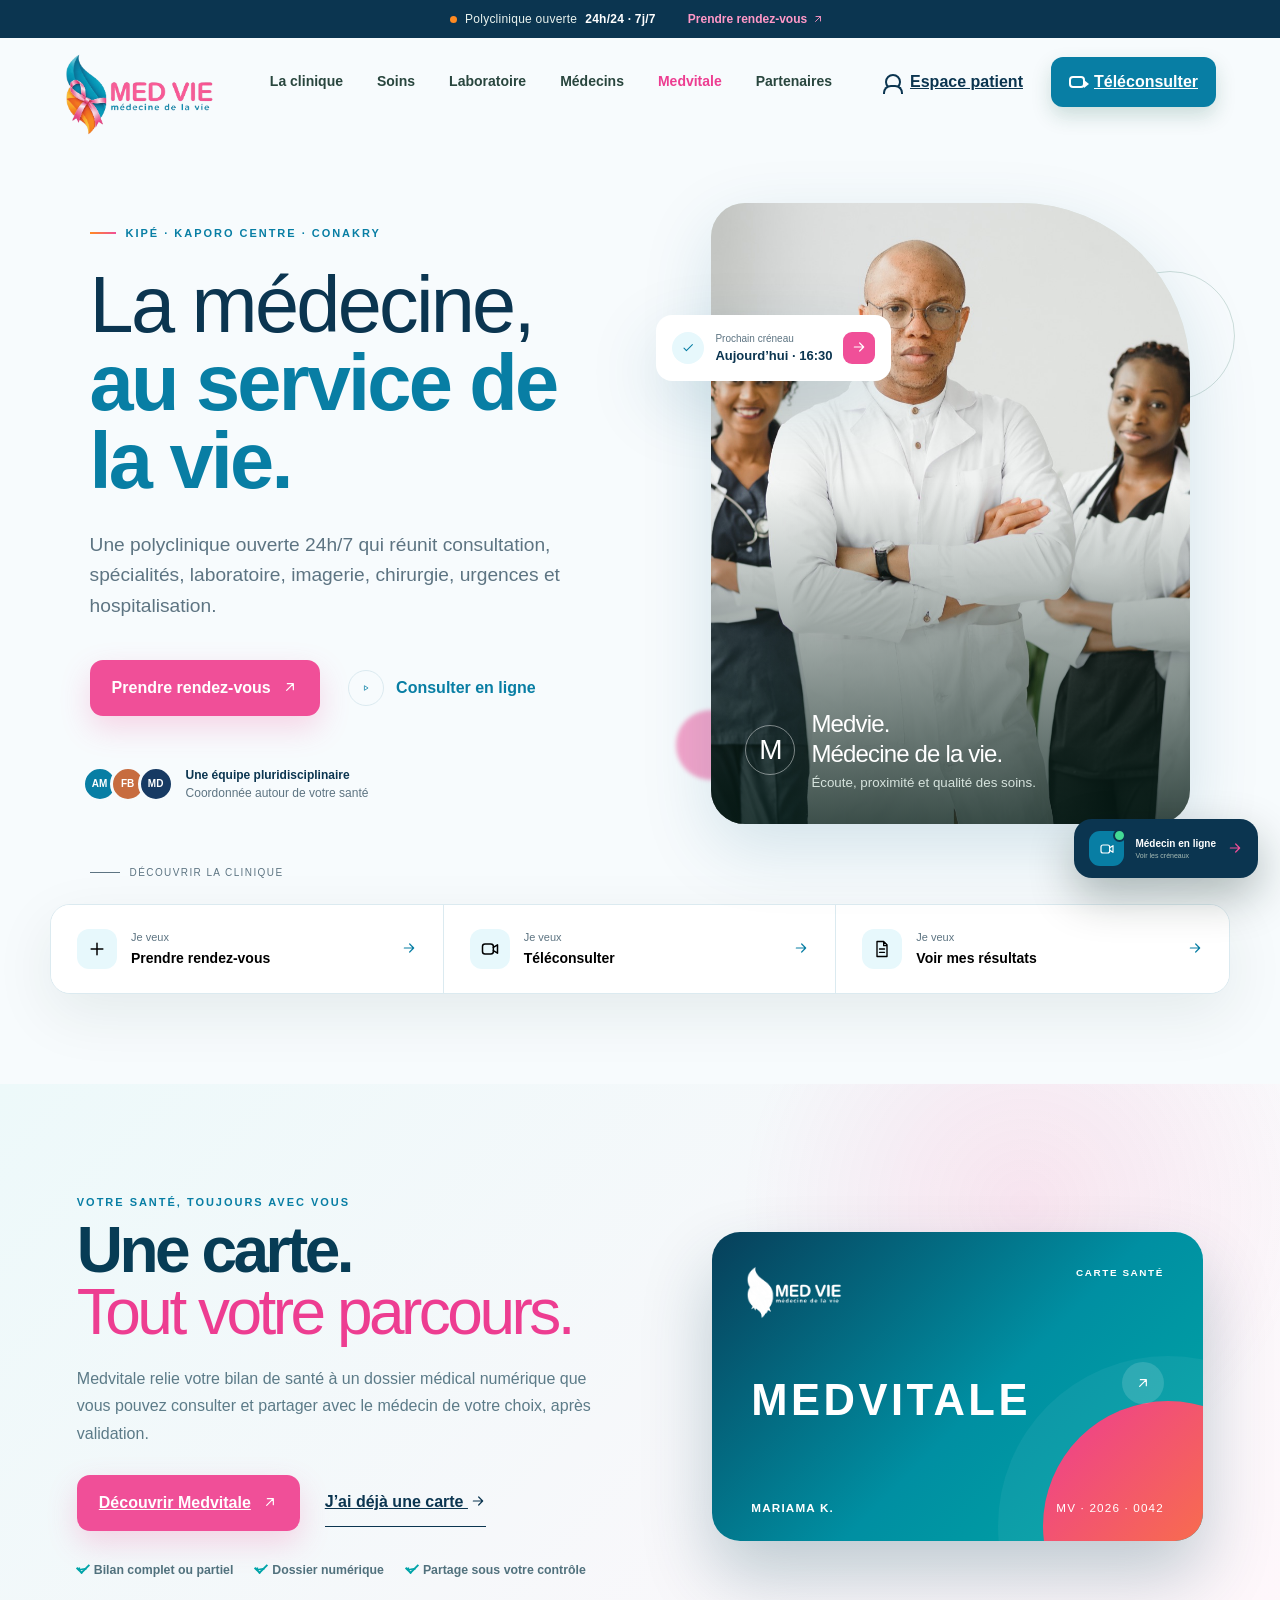
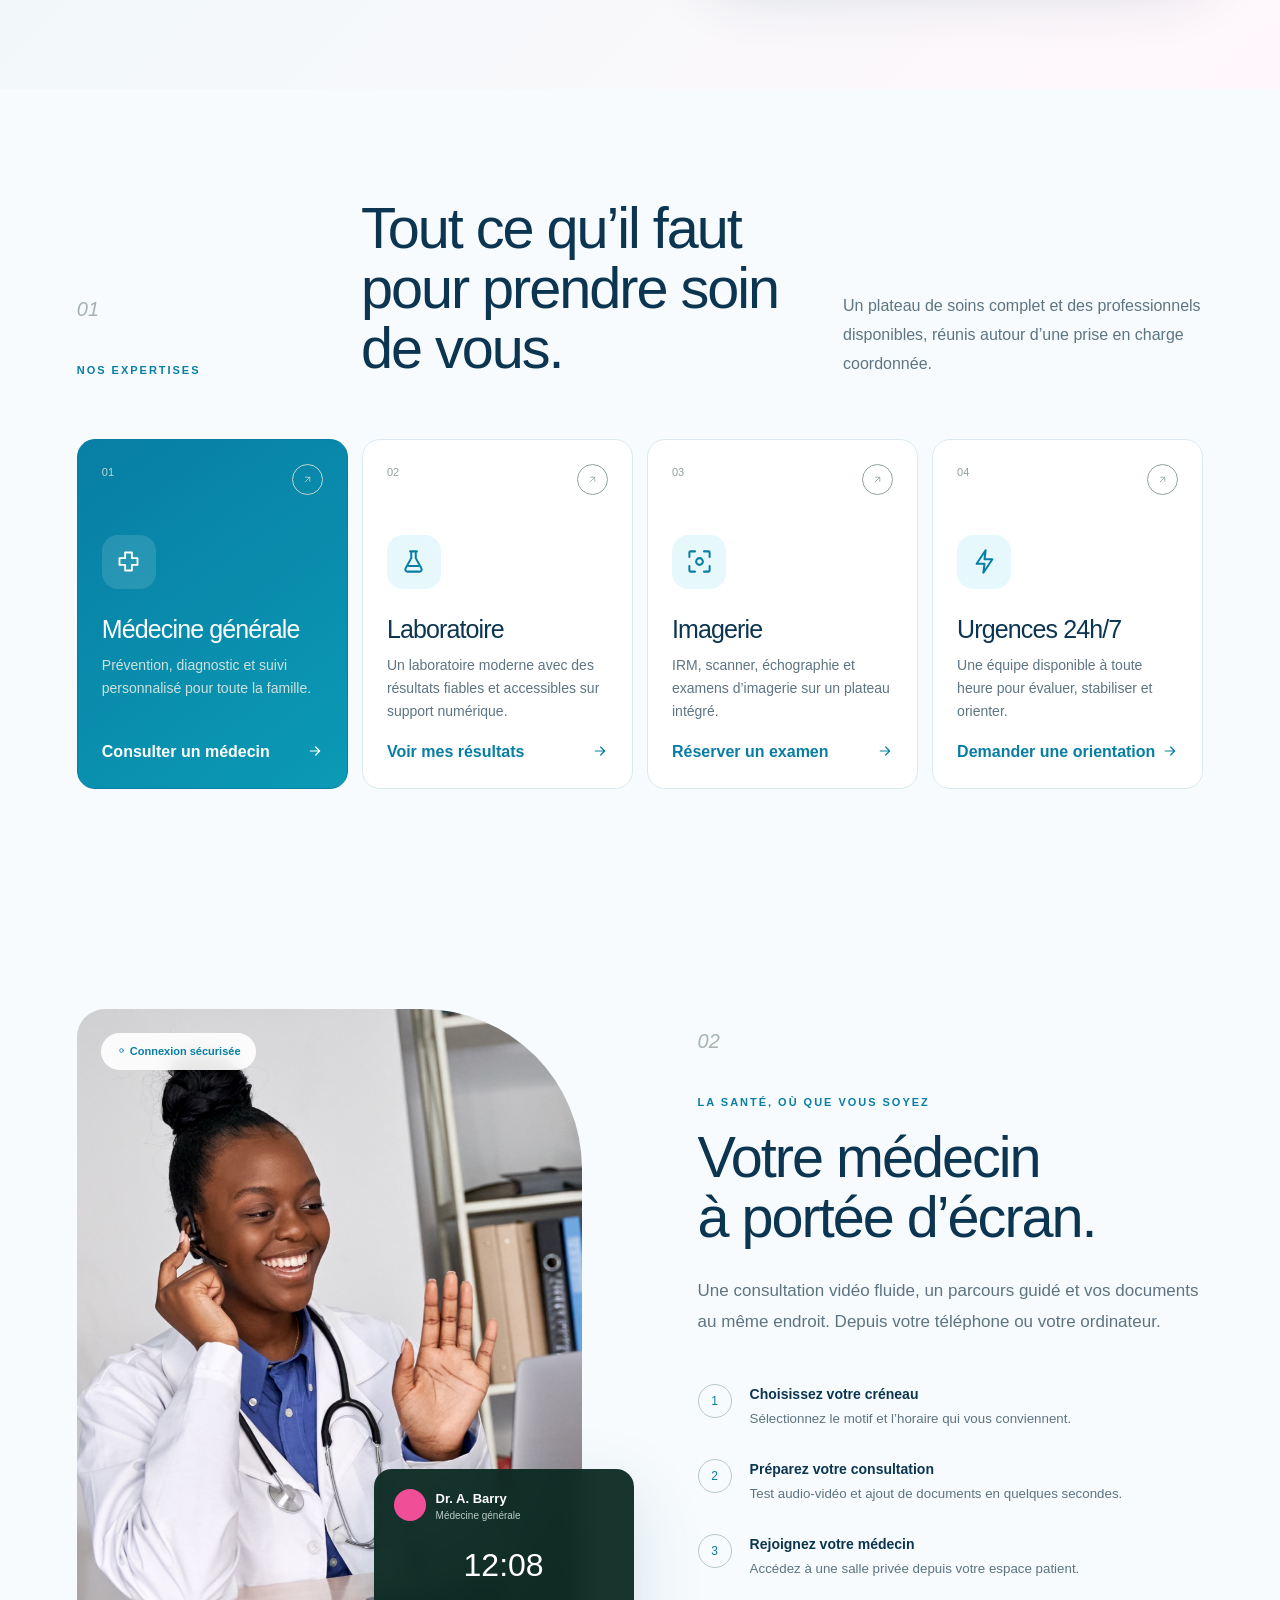
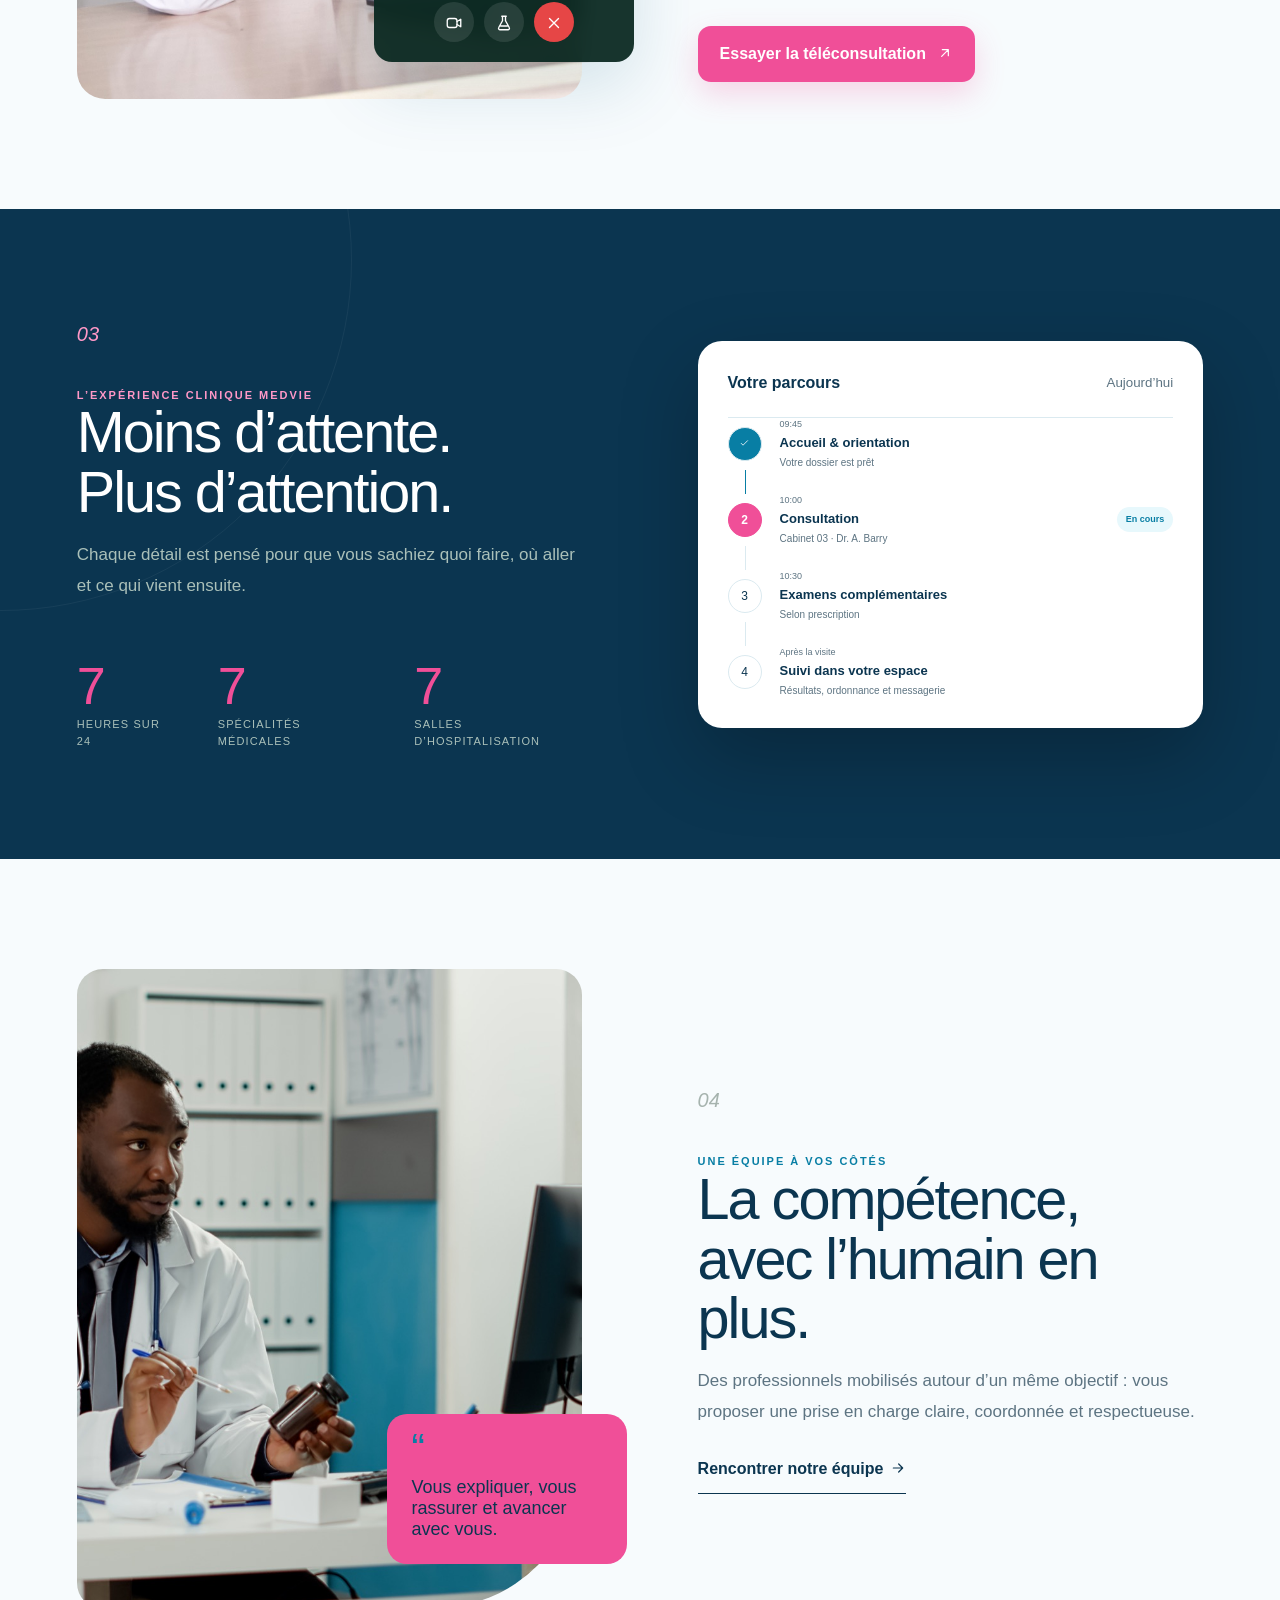
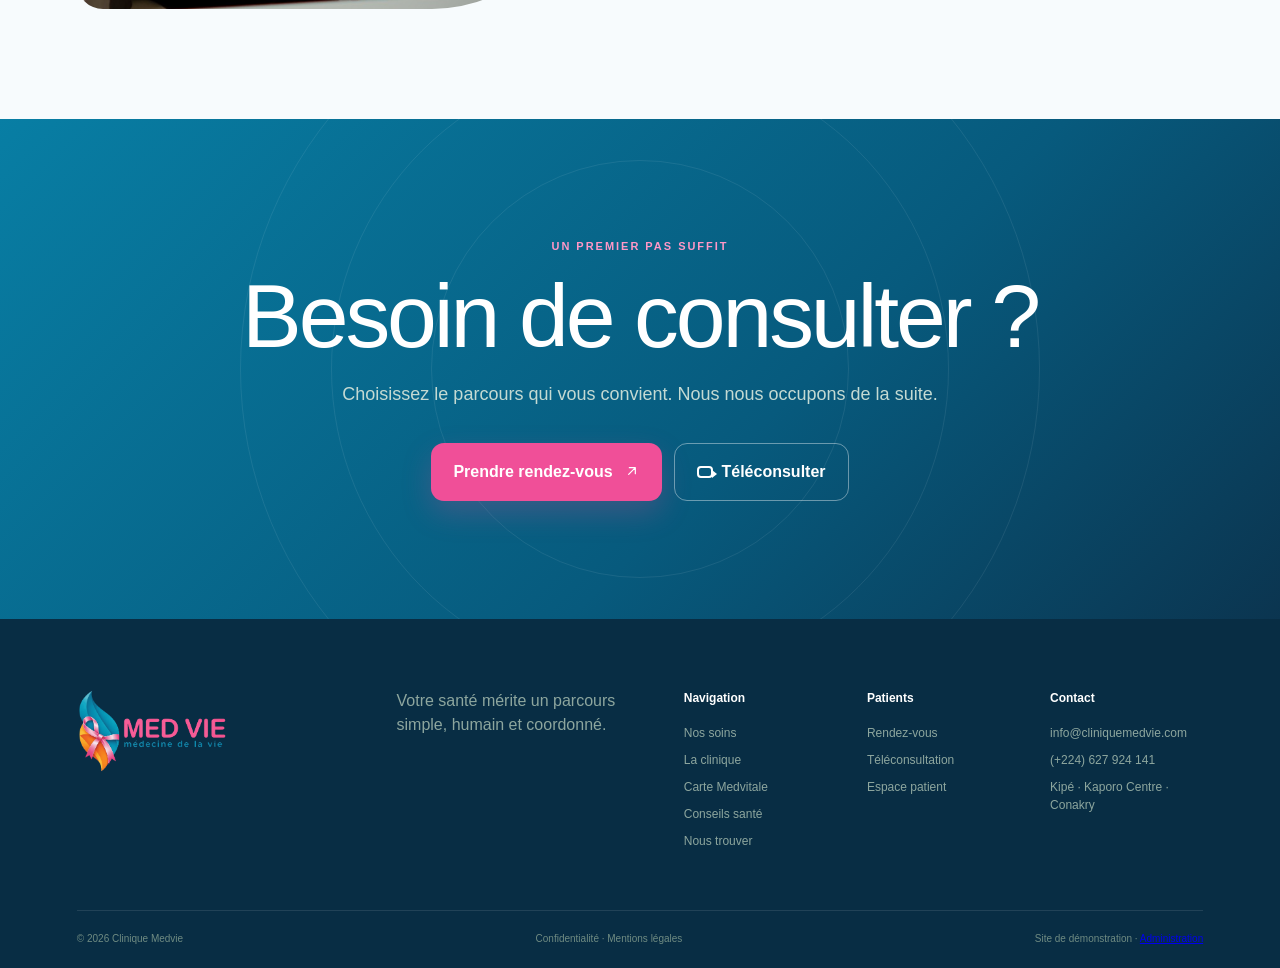
<file: index.html>
<!doctype html>
<html lang="fr">
<head>
  <meta charset="utf-8">
  <meta name="viewport" content="width=device-width,initial-scale=1">
  <meta name="theme-color" content="#087ea4">
  <meta name="description" content="Clinique Medvie — consultations, analyses médicales et téléconsultation, avec un parcours de soins simple et humain.">
  <title>Clinique Medvie — Votre santé, simplement</title>
  <link rel="icon" href="logo.png?v=medvie3">
  <link rel="stylesheet" href="styles.css?v=ui2">
  <link rel="stylesheet" href="medvitale.css?v=ui2">
</head>
<body>
  <a class="skip-link" href="#main">Aller au contenu</a>
  <div class="notice-bar"><span class="pulse-dot"></span> Polyclinique ouverte <strong>24h/24 · 7j/7</strong><button class="notice-link" data-action="appointment">Prendre rendez-vous <span>↗</span></button></div>

  <header class="site-header" id="header">
    <a class="brand" href="#accueil" aria-label="Clinique Medvie, accueil">
      <span class="brand-logo"><img src="logo.png?v=medvie3" alt="Logo Clinique Medvie" width="56" height="56"></span>
      <span><strong>MEDVIE</strong><small>CLINIQUE 24H/7</small></span>
    </a>
    <nav class="desktop-nav" aria-label="Navigation principale">
      <a href="centre.html">La clinique</a><a href="services.html">Soins</a><a href="laboratoire.html">Laboratoire</a><a href="medecins.html">Médecins</a><a class="nav-medvitale" href="medvitale.html">Medvitale</a><a href="partenaires.html">Partenaires</a>
    </nav>
    <div class="header-actions">
      <a class="btn btn-ghost desktop-only" href="patient.html"><span class="icon-user"></span>Espace patient</a>
      <a class="btn btn-primary" href="teleconsultation.html"><span class="video-icon"></span>Téléconsulter</a>
      <button class="menu-toggle" aria-label="Ouvrir le menu" aria-expanded="false"><i></i><i></i></button>
    </div>
    <div class="mobile-menu" aria-hidden="true">
      <a href="centre.html">La clinique</a><a href="services.html">Soins</a><a href="laboratoire.html">Laboratoire</a><a href="medecins.html">Médecins</a><a href="medvitale.html">Medvitale</a><a href="conseils.html">Conseils</a><a href="partenaires.html">Partenaires</a>
      <a class="btn btn-ghost" href="patient.html">Espace patient</a>
    </div>
  </header>

  <main id="main">
    <section class="hero" id="accueil">
      <div class="hero-copy reveal">
        <div class="eyebrow"><span></span> Kipé · Kaporo Centre · Conakry</div>
        <h1>La médecine,<br><em>au service de la vie.</em></h1>
        <p class="hero-lede">Une polyclinique ouverte 24h/7 qui réunit consultation, spécialités, laboratoire, imagerie, chirurgie, urgences et hospitalisation.</p>
        <div class="hero-actions">
          <button class="btn btn-accent btn-large" data-action="appointment">Prendre rendez-vous <span>↗</span></button>
          <button class="text-link" data-action="teleconsult"><span class="play">▶</span> Consulter en ligne</button>
        </div>
        <div class="trust-row">
          <div class="avatars"><span>AM</span><span>FB</span><span>MD</span></div>
          <p><strong>Une équipe pluridisciplinaire</strong><br><span>Coordonnée autour de votre santé</span></p>
        </div>
      </div>
      <div class="hero-visual reveal delay-1">
        <div class="hero-photo-wrap">
          <img src="equipe-medicale.jpg?v=medvie2" alt="L’équipe médicale de Clinique Medvie" width="810" height="1080">
          <div class="photo-scrim"></div>
          <div class="hero-caption"><span class="caption-mark">M</span><p><strong>Medvie.<br>Médecine de la vie.</strong><small>Écoute, proximité et qualité des soins.</small></p></div>
        </div>
        <div class="availability-card floating-card">
          <span class="status-icon">✓</span><div><small>Prochain créneau</small><strong>Aujourd’hui · 16:30</strong></div><button data-action="appointment" aria-label="Réserver le prochain créneau">→</button>
        </div>
        <div class="orbit orbit-a"></div><div class="orbit orbit-b"></div>
      </div>
      <div class="scroll-cue"><span></span>Découvrir la clinique</div>
    </section>

    <section class="quick-access" aria-label="Accès rapides">
      <button data-action="appointment"><span class="qa-icon">＋</span><span><small>Je veux</small><strong>Prendre rendez-vous</strong></span><b>→</b></button>
      <button data-action="teleconsult"><span class="qa-icon">⌁</span><span><small>Je veux</small><strong>Téléconsulter</strong></span><b>→</b></button>
      <button data-action="dashboard"><span class="qa-icon">▤</span><span><small>Je veux</small><strong>Voir mes résultats</strong></span><b>→</b></button>
    </section>

    <section class="medvitale-home section" aria-labelledby="medvitale-home-title">
      <div class="medvitale-home-copy reveal">
        <p class="kicker">Votre santé, toujours avec vous</p>
        <h2 id="medvitale-home-title">Une carte.<br><em>Tout votre parcours.</em></h2>
        <p>Medvitale relie votre bilan de santé à un dossier médical numérique que vous pouvez consulter et partager avec le médecin de votre choix, après validation.</p>
        <div class="medvitale-home-actions">
          <a class="btn btn-accent btn-large" href="medvitale.html">Découvrir Medvitale <span>↗</span></a>
          <a class="text-link dark" href="patient.html">J’ai déjà une carte <span>→</span></a>
        </div>
        <ul class="medvitale-home-points"><li>Bilan complet ou partiel</li><li>Dossier numérique</li><li>Partage sous votre contrôle</li></ul>
      </div>
      <a class="mini-medvitale-card reveal delay-1" href="medvitale.html" aria-label="Découvrir la carte Medvitale">
        <span class="mini-card-glow"></span><img src="logo.png?v=medvie3" alt="" aria-hidden="true"><small>CARTE SANTÉ</small><strong>MEDVITALE</strong><p><b>MARIAMA K.</b><span>MV · 2026 · 0042</span></p><i>↗</i>
      </a>
    </section>

    <section class="care-section section" id="expertises">
      <div class="section-heading reveal">
        <div><span class="section-index">01</span><p class="kicker">Nos expertises</p></div>
        <h2>Tout ce qu’il faut<br>pour prendre soin de vous.</h2>
        <p>Un plateau de soins complet et des professionnels disponibles, réunis autour d’une prise en charge coordonnée.</p>
      </div>
      <div class="service-grid">
        <article class="service-card service-featured reveal">
          <div class="service-top"><span>01</span><i>↗</i></div><div class="service-icon">✚</div>
          <h3>Médecine générale</h3><p>Prévention, diagnostic et suivi personnalisé pour toute la famille.</p><button data-action="appointment">Consulter un médecin <span>→</span></button>
        </article>
        <article class="service-card reveal delay-1"><div class="service-top"><span>02</span><i>↗</i></div><div class="service-icon">◉</div><h3>Laboratoire</h3><p>Un laboratoire moderne avec des résultats fiables et accessibles sur support numérique.</p><button data-action="dashboard">Voir mes résultats <span>→</span></button></article>
        <article class="service-card reveal delay-2"><div class="service-top"><span>03</span><i>↗</i></div><div class="service-icon">✦</div><h3>Imagerie</h3><p>IRM, scanner, échographie et examens d’imagerie sur un plateau intégré.</p><button data-action="appointment">Réserver un examen <span>→</span></button></article>
        <article class="service-card reveal delay-3"><div class="service-top"><span>04</span><i>↗</i></div><div class="service-icon">⚡</div><h3>Urgences 24h/7</h3><p>Une équipe disponible à toute heure pour évaluer, stabiliser et orienter.</p><button data-action="appointment">Demander une orientation <span>→</span></button></article>
      </div>
    </section>

    <section class="tele-section section" id="teleconsultation">
      <div class="tele-visual reveal">
        <div class="tele-photo"><img src="accueil-soignante.jpg?v=medvie2" alt="Professionnelle de santé de Clinique Medvie" loading="lazy"><span class="secure-pill">● Connexion sécurisée</span></div>
        <div class="call-ui">
          <div><span></span><b>Dr. A. Barry</b><small>Médecine générale</small></div>
          <p class="call-time">12:08</p>
          <div class="call-actions"><i>⌁</i><i>◉</i><i class="hangup">×</i></div>
        </div>
      </div>
      <div class="tele-copy reveal delay-1">
        <span class="section-index">02</span><p class="kicker">La santé, où que vous soyez</p>
        <h2>Votre médecin<br>à portée d’écran.</h2>
        <p>Une consultation vidéo fluide, un parcours guidé et vos documents au même endroit. Depuis votre téléphone ou votre ordinateur.</p>
        <ol class="steps">
          <li><span>1</span><div><strong>Choisissez votre créneau</strong><small>Sélectionnez le motif et l’horaire qui vous conviennent.</small></div></li>
          <li><span>2</span><div><strong>Préparez votre consultation</strong><small>Test audio-vidéo et ajout de documents en quelques secondes.</small></div></li>
          <li><span>3</span><div><strong>Rejoignez votre médecin</strong><small>Accédez à une salle privée depuis votre espace patient.</small></div></li>
        </ol>
        <button class="btn btn-accent btn-large" data-action="teleconsult">Essayer la téléconsultation <span>↗</span></button>
      </div>
    </section>

    <section class="experience section" id="parcours">
      <div class="experience-copy reveal">
        <span class="section-index light">03</span><p class="kicker light">L’expérience Clinique Medvie</p>
        <h2>Moins d’attente.<br>Plus d’attention.</h2>
        <p>Chaque détail est pensé pour que vous sachiez quoi faire, où aller et ce qui vient ensuite.</p>
        <div class="stats"><div><strong data-count="24">0</strong><span>heures sur 24</span></div><div><strong data-count="14">0</strong><span>spécialités médicales</span></div><div><strong data-count="15">0</strong><span>salles d’hospitalisation</span></div></div>
      </div>
      <div class="journey-card reveal delay-1">
        <div class="journey-head"><span>Votre parcours</span><small>Aujourd’hui</small></div>
        <div class="journey-item done"><i>✓</i><div><small>09:45</small><strong>Accueil & orientation</strong><p>Votre dossier est prêt</p></div></div>
        <div class="journey-line"></div>
        <div class="journey-item current"><i>2</i><div><small>10:00</small><strong>Consultation</strong><p>Cabinet 03 · Dr. A. Barry</p></div><b>En cours</b></div>
        <div class="journey-line muted"></div>
        <div class="journey-item"><i>3</i><div><small>10:30</small><strong>Examens complémentaires</strong><p>Selon prescription</p></div></div>
        <div class="journey-line muted"></div>
        <div class="journey-item"><i>4</i><div><small>Après la visite</small><strong>Suivi dans votre espace</strong><p>Résultats, ordonnance et messagerie</p></div></div>
      </div>
    </section>

    <section class="team-section section" id="equipe">
      <div class="team-image reveal"><img src="accompagnement-patiente.jpg?v=medvie2" alt="Accompagnement d’une patiente par l’équipe soignante" loading="lazy"><div class="quote-card"><span>“</span><p>Vous expliquer, vous rassurer et avancer avec vous.</p></div></div>
      <div class="team-copy reveal delay-1"><span class="section-index">04</span><p class="kicker">Une équipe à vos côtés</p><h2>La compétence,<br>avec l’humain en plus.</h2><p>Des professionnels mobilisés autour d’un même objectif : vous proposer une prise en charge claire, coordonnée et respectueuse.</p><button class="text-link dark" data-action="appointment">Rencontrer notre équipe <span>→</span></button></div>
    </section>

    <section class="cta-section section" id="contact">
      <div class="cta-orb"></div>
      <div class="cta-content reveal"><p class="kicker light">Un premier pas suffit</p><h2>Besoin de consulter ?</h2><p>Choisissez le parcours qui vous convient. Nous nous occupons de la suite.</p><div><button class="btn btn-accent btn-large" data-action="appointment">Prendre rendez-vous <span>↗</span></button><button class="btn btn-outline-light btn-large" data-action="teleconsult"><span class="video-icon"></span>Téléconsulter</button></div></div>
    </section>
  </main>

  <footer>
    <div class="footer-main"><a class="brand footer-brand" href="#accueil"><span class="brand-logo"><img src="logo.png?v=medvie3" alt="" width="152" height="58"></span><span><strong>MEDVIE</strong><small>CLINIQUE 24H/7</small></span></a><p>Votre santé mérite un parcours simple, humain et coordonné.</p><div class="footer-links"><div><strong>Navigation</strong><a href="services.html">Nos soins</a><a href="centre.html">La clinique</a><a href="medvitale.html">Carte Medvitale</a><a href="conseils.html">Conseils santé</a><a href="contact.html">Nous trouver</a></div><div><strong>Patients</strong><button data-action="appointment">Rendez-vous</button><button data-action="teleconsult">Téléconsultation</button><button data-action="dashboard">Espace patient</button></div><div><strong>Contact</strong><a href="mailto:info@cliniquemedvie.com">info@cliniquemedvie.com</a><a href="tel:+224627924141">(+224) 627 924 141</a><span>Kipé · Kaporo Centre · Conakry</span></div></div></div>
    <div class="footer-bottom"><span>© 2026 Clinique Medvie</span><span>Confidentialité · Mentions légales</span><span>Site de démonstration · <a href="admin.html">Administration</a></span></div>
  </footer>

  <div class="modal" id="appointmentModal" role="dialog" aria-modal="true" aria-labelledby="appointmentTitle" hidden>
    <div class="modal-backdrop" data-close></div><div class="modal-panel appointment-panel"><button class="modal-close" data-close aria-label="Fermer">×</button><div class="modal-progress"><span class="active"></span><span></span><span></span></div>
      <div class="booking-step active" data-step="1"><p class="kicker">Prendre rendez-vous</p><h2 id="appointmentTitle">Quel soin recherchez-vous ?</h2><p class="muted">Choisissez un motif pour voir les disponibilités.</p><div class="choice-grid"><button class="choice" data-booking="Médecine générale"><i>✚</i><span><strong>Médecine générale</strong><small>Consultation ou suivi</small></span><b>→</b></button><button class="choice" data-booking="Bilan de santé"><i>♡</i><span><strong>Bilan de santé</strong><small>Prévention personnalisée</small></span><b>→</b></button><button class="choice" data-booking="Analyses médicales"><i>◉</i><span><strong>Analyses médicales</strong><small>Prélèvement au centre</small></span><b>→</b></button><button class="choice" data-booking="Téléconsultation"><i>⌁</i><span><strong>Téléconsultation</strong><small>Consultation vidéo</small></span><b>→</b></button></div></div>
      <div class="booking-step" data-step="2"><button class="back-step">← Retour</button><p class="kicker">Votre créneau</p><h2>Quand êtes-vous disponible ?</h2><div class="date-row"><button class="date active"><small>Aujourd’hui</small><b>28</b><span>Sept.</span></button><button class="date"><small>Demain</small><b>29</b><span>Sept.</span></button><button class="date"><small>Mardi</small><b>30</b><span>Sept.</span></button><button class="date"><small>Mercredi</small><b>01</b><span>Oct.</span></button></div><h3>Créneaux disponibles</h3><div class="time-grid"><button>09:30</button><button>10:15</button><button>11:45</button><button>14:00</button><button>15:30</button><button>16:30</button></div><button class="btn btn-primary btn-full confirm-time" disabled>Continuer</button></div>
      <div class="booking-step" data-step="3"><div class="success-mark">✓</div><p class="kicker">Rendez-vous réservé</p><h2>C’est noté !</h2><p class="muted booking-summary"></p><div class="confirmation-card"><span>Un rappel sera envoyé avant votre rendez-vous.</span><b>✓</b></div><button class="btn btn-primary btn-full" data-close>Terminer</button></div>
    </div>
  </div>

  <div class="modal" id="dashboardModal" role="dialog" aria-modal="true" aria-labelledby="dashboardTitle" hidden>
    <div class="dashboard-shell">
      <aside class="dash-sidebar"><div class="dash-brand"><img src="logo.png?v=medvie3" alt="Clinique Medvie"><strong>MEDVIE</strong></div><nav><button class="active" data-dash="overview">⌂ <span>Vue d’ensemble</span></button><button data-dash="appointments">▣ <span>Rendez-vous</span></button><button data-dash="documents">▤ <span>Mes documents</span><b>3</b></button><button data-dash="messages">◌ <span>Messagerie</span><b>1</b></button></nav><div class="dash-help"><span>?</span><strong>Besoin d’aide ?</strong><small>Notre équipe vous répond.</small><button>Nous contacter</button></div><button class="dash-logout" data-close>← Quitter la démo</button></aside>
      <section class="dash-main"><header class="dash-header"><button class="dash-menu" aria-label="Menu">☰</button><div><p>Bonjour, Mariama</p><small>Dimanche 28 septembre 2026</small></div><div class="dash-user"><button aria-label="Notifications">♢<i></i></button><span>MK</span><div><strong>Mariama K.</strong><small>Patiente</small></div><button class="modal-close dash-close" data-close aria-label="Fermer">×</button></div></header>
        <div class="dash-content" id="dashboardContent"><div class="dash-title"><div><p class="kicker">Mon espace santé</p><h2 id="dashboardTitle">Vue d’ensemble</h2></div><button class="btn btn-primary" data-action="appointment">＋ Nouveau rendez-vous</button></div>
          <div class="dash-grid"><article class="next-card"><div class="card-heading"><span>Prochain rendez-vous</span><button>•••</button></div><div class="doctor-row"><div class="doctor-avatar">AB</div><div><h3>Dr. A. Barry</h3><p>Médecine générale</p></div><span class="tag-video">⌁ Vidéo</span></div><div class="appt-details"><div><small>Date</small><strong>Demain, 29 sept.</strong></div><div><small>Heure</small><strong>10:30 · 30 min</strong></div></div><button class="btn btn-accent btn-full" data-action="teleconsult">Rejoindre la consultation <span>→</span></button><small class="available-note"><i></i> La salle ouvre 10 minutes avant</small></article>
            <article class="health-card"><div class="card-heading"><span>Mon suivi</span><button>Voir le détail</button></div><div class="health-score"><div><svg viewBox="0 0 100 100"><circle cx="50" cy="50" r="42"></circle><circle class="progress" cx="50" cy="50" r="42"></circle></svg><strong>82<small>%</small></strong></div><p><strong>Votre suivi est à jour</strong><small>Prochain contrôle conseillé dans 3 mois.</small></p></div><div class="mini-metrics"><div><span>♡</span><p><small>Tension</small><strong>12/8</strong></p></div><div><span>⌁</span><p><small>Dernier bilan</small><strong>18 sept.</strong></p></div></div></article>
            <article class="activity-card"><div class="card-heading"><span>Activité récente</span><button>Tout voir</button></div><ul><li><i class="green">▤</i><div><strong>Résultats disponibles</strong><p>Bilan sanguin · 3 documents</p></div><small>Hier</small></li><li><i class="blue">✓</i><div><strong>Rendez-vous confirmé</strong><p>Dr. A. Barry · Téléconsultation</p></div><small>26 sept.</small></li><li><i class="orange">✚</i><div><strong>Ordonnance ajoutée</strong><p>Consultation générale</p></div><small>18 sept.</small></li></ul></article>
          </div>
        </div>
      </section>
    </div>
  </div>

  <div class="modal" id="teleModal" role="dialog" aria-modal="true" aria-labelledby="teleTitle" hidden>
    <div class="modal-backdrop" data-close></div><div class="modal-panel tele-panel"><button class="modal-close" data-close aria-label="Fermer">×</button>
      <div class="preflight active" data-tele-step="preflight"><p class="kicker">Téléconsultation sécurisée</p><h2 id="teleTitle">Vérifions votre équipement.</h2><p class="muted">Cette démo simule la connexion. Aucun flux audio ou vidéo n’est enregistré.</p><div class="video-preview"><video autoplay muted playsinline></video><div class="camera-placeholder"><span>MK</span><p>Caméra désactivée</p></div><div class="preview-controls"><button data-device="mic" class="active" aria-label="Microphone">◉</button><button data-device="camera" aria-label="Caméra">▣</button></div></div><div class="device-checks"><div><span class="check good">✓</span><p><strong>Connexion internet</strong><small>Stable · excellente qualité</small></p></div><div><span class="check good">✓</span><p><strong>Microphone</strong><small>Prêt</small></p></div><div><span class="check pending">•</span><p><strong>Caméra</strong><small>Optionnelle</small></p></div></div><button class="btn btn-accent btn-full join-call">Rejoindre la salle d’attente <span>→</span></button><p class="privacy">🔒 Échange chiffré · Vos données restent confidentielles</p></div>
      <div class="call-room" data-tele-step="room"><div class="call-stage"><div class="remote-video"><div class="doctor-placeholder"><span>AB</span><h3>Dr. A. Barry</h3><p>Connexion du médecin…</p></div><div class="connection-status"><i></i> Connecté · HD</div><div class="call-duration">00:00</div></div><div class="local-video"><span>MK</span><small>Vous</small></div></div><div class="room-bar"><div><strong>Téléconsultation</strong><small>Salle privée · Démo</small></div><div class="room-controls"><button class="active" data-device="mic">◉<span>Micro</span></button><button data-device="camera">▣<span>Caméra</span></button><button>▤<span>Documents</span></button><button>◌<span>Message</span></button><button class="end-call">×<span>Quitter</span></button></div><button class="room-info">ⓘ</button></div></div>
      <div class="call-ended" data-tele-step="ended"><div class="success-mark">✓</div><p class="kicker">Téléconsultation terminée</p><h2>Merci, Mariama.</h2><p class="muted">Le compte rendu et l’ordonnance seront disponibles dans votre espace patient.</p><div class="rating"><span>Comment s’est passée la consultation ?</span><div><button>★</button><button>★</button><button>★</button><button>★</button><button>★</button></div></div><button class="btn btn-primary btn-full" data-close>Retour à l’accueil</button></div>
    </div>
  </div>

  <div class="toast" role="status" aria-live="polite"></div>
  <script src="app.js"></script>
<script src="icons.js?v=ui2"></script></body>
</html>
</file>
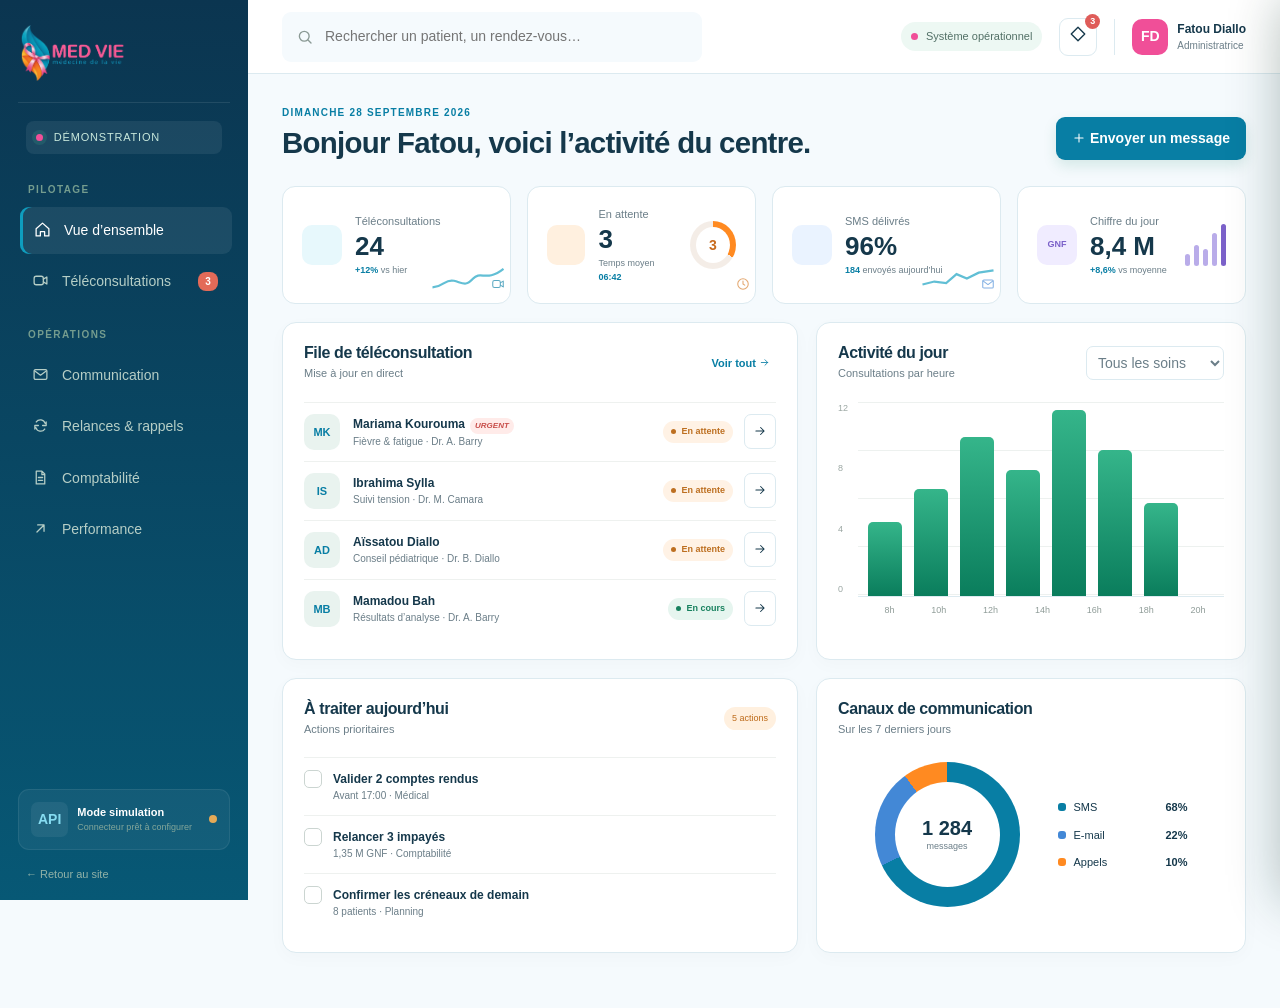
<file: admin.html>
<!doctype html>
<html lang="fr">
<head>
  <meta charset="utf-8">
  <meta name="viewport" content="width=device-width,initial-scale=1">
  <meta name="theme-color" content="#073d32">
  <meta name="description" content="Démonstration du centre de pilotage Clinique Medvie.">
  <title>Administration — Clinique Medvie</title>
  <link rel="stylesheet" href="admin.css?v=ui2">
</head>
<body>
  <a class="skip" href="#adminMain">Aller au contenu</a>
  <aside class="admin-side" id="adminSide">
    <a class="admin-brand" href="index.html" aria-label="Retour au site Clinique Medvie">
      <span><img src="logo.png?v=medvie3" alt="" width="45" height="45"></span>
      <strong>MEDVIE<small>CLINIQUE</small></strong>
    </a>
    <div class="demo-label"><i></i> Démonstration</div>
    <nav aria-label="Navigation d’administration">
      <p>Pilotage</p>
      <button class="active" data-admin-view="overview"><i>⌂</i><span>Vue d’ensemble</span></button>
      <button data-admin-view="teleconsult"><i>⌁</i><span>Téléconsultations</span><b id="waitingBadge">3</b></button>
      <p>Opérations</p>
      <button data-admin-view="communication"><i>✉</i><span>Communication</span></button>
      <button data-admin-view="reminders"><i>↻</i><span>Relances & rappels</span></button>
      <button data-admin-view="accounting"><i>▤</i><span>Comptabilité</span></button>
      <button data-admin-view="performance"><i>↗</i><span>Performance</span></button>
    </nav>
    <div class="api-card"><span>API</span><div><strong>Mode simulation</strong><small>Connecteur prêt à configurer</small></div><i></i></div>
    <a class="back-site" href="index.html">← Retour au site</a>
  </aside>

  <main class="admin-main" id="adminMain">
    <header class="admin-topbar">
      <button class="menu-admin" aria-label="Ouvrir le menu" aria-expanded="false">☰</button>
      <label class="global-search"><span>⌕</span><input type="search" placeholder="Rechercher un patient, un rendez-vous…" aria-label="Rechercher"></label>
      <div class="top-actions"><span class="live-status"><i></i> Système opérationnel</span><button class="icon-button" aria-label="Notifications">♢<b>3</b></button><div class="admin-user"><span>FD</span><div><strong>Fatou Diallo</strong><small>Administratrice</small></div></div></div>
    </header>

    <div class="admin-content">
      <section class="admin-panel active" data-admin-panel="overview">
        <div class="page-head"><div><p>Dimanche 28 septembre 2026</p><h1>Bonjour Fatou, voici l’activité du centre.</h1></div><button class="primary" data-compose>＋ Envoyer un message</button></div>
        <div class="kpi-grid">
          <article><span class="kpi-icon green">⌁</span><div><small>Téléconsultations</small><strong>24</strong><em><b>+12%</b> vs hier</em></div><svg viewBox="0 0 100 34" aria-hidden="true"><path d="M2 29C18 28 19 17 31 20S47 28 57 17 75 22 98 4"/></svg></article>
          <article><span class="kpi-icon orange">◷</span><div><small>En attente</small><strong id="overviewWaiting">3</strong><em>Temps moyen <b>06:42</b></em></div><div class="mini-ring"><b>3</b></div></article>
          <article><span class="kpi-icon blue">✉</span><div><small>SMS délivrés</small><strong id="smsDelivered">96%</strong><em><b>184</b> envoyés aujourd’hui</em></div><svg viewBox="0 0 100 34" aria-hidden="true"><path d="M2 25L18 21 34 23 48 11 62 17 78 9 98 6"/></svg></article>
          <article><span class="kpi-icon purple">GNF</span><div><small>Chiffre du jour</small><strong>8,4 M</strong><em><b>+8,6%</b> vs moyenne</em></div><div class="money-bars"><i></i><i></i><i></i><i></i><i></i></div></article>
        </div>

        <div class="overview-layout">
          <article class="card live-queue"><div class="card-head"><div><h2>File de téléconsultation</h2><p>Mise à jour en direct</p></div><button class="text-button" data-jump="teleconsult">Voir tout →</button></div><div id="overviewQueue"></div></article>
          <article class="card day-activity"><div class="card-head"><div><h2>Activité du jour</h2><p>Consultations par heure</p></div><select aria-label="Type d’activité"><option>Tous les soins</option><option>Téléconsultation</option></select></div><div class="chart-wrap"><div class="chart-y"><span>12</span><span>8</span><span>4</span><span>0</span></div><div class="bar-chart" aria-label="Graphique d’activité"><i style="--h:38%"><b>3</b></i><i style="--h:55%"><b>5</b></i><i style="--h:82%"><b>9</b></i><i style="--h:65%"><b>7</b></i><i style="--h:96%"><b>11</b></i><i style="--h:75%"><b>8</b></i><i style="--h:48%"><b>4</b></i></div></div><div class="chart-labels"><span>8h</span><span>10h</span><span>12h</span><span>14h</span><span>16h</span><span>18h</span><span>20h</span></div></article>
          <article class="card tasks-card"><div class="card-head"><div><h2>À traiter aujourd’hui</h2><p>Actions prioritaires</p></div><span class="pill-orange">5 actions</span></div><label><input type="checkbox"><i></i><span><strong>Valider 2 comptes rendus</strong><small>Avant 17:00 · Médical</small></span></label><label><input type="checkbox"><i></i><span><strong>Relancer 3 impayés</strong><small>1,35 M GNF · Comptabilité</small></span></label><label><input type="checkbox"><i></i><span><strong>Confirmer les créneaux de demain</strong><small>8 patients · Planning</small></span></label></article>
          <article class="card channel-card"><div class="card-head"><div><h2>Canaux de communication</h2><p>Sur les 7 derniers jours</p></div></div><div class="channel-body"><div class="donut"><span><strong>1 284</strong><small>messages</small></span></div><div class="legend"><p><i class="sms"></i><span>SMS</span><strong>68%</strong></p><p><i class="mail"></i><span>E-mail</span><strong>22%</strong></p><p><i class="call"></i><span>Appels</span><strong>10%</strong></p></div></div></article>
        </div>
      </section>

      <section class="admin-panel" data-admin-panel="teleconsult">
        <div class="page-head"><div><p>Centre de contrôle</p><h1>Téléconsultations</h1><span>Supervisez les patients, les médecins et les salles vidéo.</span></div><button class="primary" id="addUrgent">＋ Ajouter une urgence</button></div>
        <div class="tele-summary"><article><small>En attente</small><strong id="waitingCount">3</strong><span class="up">+1 depuis 10 min</span></article><article><small>En consultation</small><strong id="activeCount">2</strong><span>4 salles disponibles</span></article><article><small>Terminées aujourd’hui</small><strong id="doneCount">19</strong><span class="up">92% à l’heure</span></article><article><small>Temps d’attente moyen</small><strong>06:42</strong><span class="down">−1:18 cette semaine</span></article></div>
        <article class="card queue-table-card"><div class="table-toolbar"><div class="filter-tabs"><button class="active" data-queue-filter="all">Toutes <b id="allCount">6</b></button><button data-queue-filter="waiting">En attente</button><button data-queue-filter="active">En cours</button><button data-queue-filter="done">Terminées</button></div><label><span>⌕</span><input id="queueSearch" type="search" placeholder="Rechercher…"></label></div><div class="table-scroll"><table><thead><tr><th>Patient</th><th>Motif</th><th>Praticien</th><th>Heure</th><th>Statut</th><th></th></tr></thead><tbody id="queueTable"></tbody></table></div></article>
      </section>

      <section class="admin-panel" data-admin-panel="communication">
        <div class="page-head"><div><p>Relation patient</p><h1>Communication</h1><span>Centralisez les messages et gardez une trace de chaque échange.</span></div><button class="primary" data-compose>✉ Nouveau SMS</button></div>
        <div class="comm-metrics"><article><span>✉</span><div><strong id="sentTotal">1 284</strong><small>messages ce mois</small></div></article><article><span>✓</span><div><strong>96,4%</strong><small>taux de délivrance</small></div></article><article><span>↗</span><div><strong>31%</strong><small>taux de réponse</small></div></article><article><span>GNF</span><div><strong>185 200</strong><small>budget SMS estimé</small></div></article></div>
        <div class="comm-layout"><article class="card"><div class="card-head"><div><h2>Messages récents</h2><p>Historique multicanal</p></div><div class="segmented"><button class="active">Tous</button><button>SMS</button><button>E-mail</button></div></div><div id="messageLog" class="message-log"></div></article><article class="card templates"><div class="card-head"><div><h2>Modèles rapides</h2><p>Prêts à personnaliser</p></div></div><button data-template="reminder"><i>◷</i><span><strong>Rappel de rendez-vous</strong><small>Utilisé 86 fois</small></span><b>→</b></button><button data-template="followup"><i>↻</i><span><strong>Suivi après consultation</strong><small>Utilisé 54 fois</small></span><b>→</b></button><button data-template="results"><i>▤</i><span><strong>Résultats disponibles</strong><small>Utilisé 41 fois</small></span><b>→</b></button><button data-template="payment"><i>GNF</i><span><strong>Rappel de paiement</strong><small>Utilisé 19 fois</small></span><b>→</b></button></article></div>
      </section>

      <section class="admin-panel" data-admin-panel="reminders">
        <div class="page-head"><div><p>Automatisation</p><h1>Relances & rappels</h1><span>Réduisez les absences grâce à des scénarios automatiques.</span></div><button class="primary" id="runReminders">▶ Lancer les rappels</button></div>
        <div class="automation-banner"><span>✦</span><div><strong>18 rendez-vous sont prévus demain</strong><p>16 patients ont un numéro valide · 2 dossiers sont à vérifier.</p></div><button data-jump="communication">Préparer un message →</button></div>
        <div class="rules-grid"><article class="card rule" data-rule="j1"><div class="rule-top"><span class="rule-icon">J−1</span><label class="switch"><input type="checkbox" checked><i></i></label></div><h2>Rappel la veille</h2><p>Envoyer un SMS 24 heures avant le rendez-vous.</p><div><span>Canal <b>SMS</b></span><span>Audience <b>Tous</b></span></div><small>Dernier envoi : aujourd’hui, 09:00</small></article><article class="card rule" data-rule="h2"><div class="rule-top"><span class="rule-icon">H−2</span><label class="switch"><input type="checkbox" checked><i></i></label></div><h2>Lien de téléconsultation</h2><p>Envoyer l’accès sécurisé 2 heures avant le créneau.</p><div><span>Canal <b>SMS + e-mail</b></span><span>Audience <b>Vidéo</b></span></div><small>Prochain envoi : 14:30 · 4 patients</small></article><article class="card rule" data-rule="d2"><div class="rule-top"><span class="rule-icon">J+2</span><label class="switch"><input type="checkbox" checked><i></i></label></div><h2>Suivi post-consultation</h2><p>Demander des nouvelles et proposer une évaluation.</p><div><span>Canal <b>SMS</b></span><span>Audience <b>Consultés</b></span></div><small>12 réponses cette semaine</small></article><article class="card rule" data-rule="unpaid"><div class="rule-top"><span class="rule-icon">J+7</span><label class="switch"><input type="checkbox"><i></i></label></div><h2>Relance des impayés</h2><p>Rappeler les factures restées sans règlement.</p><div><span>Canal <b>SMS</b></span><span>Audience <b>Impayés</b></span></div><small>Désactivé · activation manuelle</small></article></div>
        <article class="card schedule-card"><div class="card-head"><div><h2>Prochains envois</h2><p>Plan d’exécution automatique</p></div></div><div class="schedule-row"><time>14:30</time><i class="blue-dot"></i><span><strong>4 liens de téléconsultation</strong><small>Patients prévus à 16:30</small></span><b>SMS + e-mail</b></div><div class="schedule-row"><time>18:00</time><i class="green-dot"></i><span><strong>18 rappels pour demain</strong><small>Rendez-vous du lundi 29 septembre</small></span><b>SMS</b></div><div class="schedule-row"><time>Demain<br>09:00</time><i class="orange-dot"></i><span><strong>6 suivis post-consultation</strong><small>Consultations du vendredi</small></span><b>SMS</b></div></article>
      </section>

      <section class="admin-panel" data-admin-panel="accounting">
        <div class="page-head"><div><p>Suivi financier</p><h1>Comptabilité</h1><span>Visualisez les encaissements et les paiements à relancer.</span></div><button class="primary" id="exportAccounting">↓ Exporter le rapport</button></div>
        <div class="finance-kpis"><article><small>Encaissé ce mois</small><strong>84,6 M <em>GNF</em></strong><span>+8,6% vs août</span></article><article><small>À encaisser</small><strong id="unpaidAmount">5,85 M <em>GNF</em></strong><span class="warning">7 factures ouvertes</span></article><article><small>Téléconsultations</small><strong>21,4 M <em>GNF</em></strong><span>25,3% du chiffre</span></article><article><small>Panier moyen</small><strong>312 000 <em>GNF</em></strong><span>+14 000 GNF</span></article></div>
        <div class="finance-layout"><article class="card finance-chart"><div class="card-head"><div><h2>Encaissements</h2><p>Six derniers mois</p></div><select><option>Mensuel</option><option>Hebdomadaire</option></select></div><div class="finance-bars"><div><i style="--h:62%"></i><span>Avr.</span></div><div><i style="--h:72%"></i><span>Mai</span></div><div><i style="--h:67%"></i><span>Juin</span></div><div><i style="--h:80%"></i><span>Juil.</span></div><div><i style="--h:76%"></i><span>Août</span></div><div><i class="current" style="--h:94%"><b>84,6 M</b></i><span>Sept.</span></div></div></article><article class="card payment-split"><div class="card-head"><div><h2>Modes de paiement</h2><p>Ce mois</p></div></div><div class="payment-donut"><span><strong>84,6 M</strong><small>GNF</small></span></div><div class="legend"><p><i class="mobile"></i><span>Mobile Money</span><strong>48%</strong></p><p><i class="cash"></i><span>Espèces</span><strong>32%</strong></p><p><i class="insurance"></i><span>Assurances</span><strong>20%</strong></p></div></article></div>
        <article class="card invoice-card"><div class="card-head"><div><h2>Dernières factures</h2><p>Cliquez sur une facture ouverte pour simuler son règlement</p></div></div><div class="table-scroll"><table><thead><tr><th>Facture</th><th>Patient</th><th>Service</th><th>Date</th><th>Montant</th><th>Statut</th></tr></thead><tbody id="invoiceTable"></tbody></table></div></article>
      </section>

      <section class="admin-panel" data-admin-panel="performance">
        <div class="page-head"><div><p>Qualité & pilotage</p><h1>Performance</h1><span>Suivez la qualité de service et la charge des équipes.</span></div><div class="range-picker"><button data-range="7">7 jours</button><button class="active" data-range="30">30 jours</button><button data-range="90">3 mois</button></div></div>
        <div class="score-grid"><article><div class="score-ring"><span><strong id="satisfactionScore">94</strong><small>%</small></span></div><div><small>Satisfaction patient</small><strong>Excellent</strong><span>+2,1 pts</span></div></article><article><span class="score-symbol">◷</span><div><small>Attente moyenne</small><strong id="waitScore">08:24</strong><span>−12% ce mois</span></div></article><article><span class="score-symbol">✓</span><div><small>Rendez-vous honorés</small><strong id="showScore">91,8%</strong><span>+3,4 pts</span></div></article><article><span class="score-symbol">⌁</span><div><small>Succès vidéo</small><strong id="videoScore">98,2%</strong><span>+0,8 pt</span></div></article></div>
        <div class="performance-layout"><article class="card satisfaction"><div class="card-head"><div><h2>Évolution de la satisfaction</h2><p>Score moyen après consultation</p></div><span><i></i> Score patient</span></div><svg viewBox="0 0 640 230" role="img" aria-label="Courbe de satisfaction"><defs><linearGradient id="area" x1="0" y1="0" x2="0" y2="1"><stop offset="0" stop-color="#0f9b72" stop-opacity=".25"/><stop offset="1" stop-color="#0f9b72" stop-opacity="0"/></linearGradient></defs><path class="grid" d="M40 30H620M40 80H620M40 130H620M40 180H620"/><path class="area" d="M40 170C90 158 112 130 160 138S230 117 280 105 350 116 400 82 478 95 525 62 580 58 620 40V205H40Z"/><path class="line" d="M40 170C90 158 112 130 160 138S230 117 280 105 350 116 400 82 478 95 525 62 580 58 620 40"/><circle cx="620" cy="40" r="6"/></svg><div class="axis"><span>1 sept.</span><span>8 sept.</span><span>15 sept.</span><span>22 sept.</span><span>28 sept.</span></div></article><article class="card goal-card"><div class="card-head"><div><h2>Objectifs du mois</h2><p>Progression au 28 septembre</p></div></div><div class="goal"><p><span>Satisfaction patient</span><strong>94 / 95%</strong></p><i><b style="width:94%"></b></i></div><div class="goal"><p><span>Temps d’attente &lt; 10 min</span><strong>88%</strong></p><i><b style="width:88%"></b></i></div><div class="goal"><p><span>Taux de délivrance SMS</span><strong>96 / 98%</strong></p><i><b style="width:96%"></b></i></div><div class="goal"><p><span>Dossiers clôturés sous 24h</span><strong>79%</strong></p><i><b class="orange" style="width:79%"></b></i></div></article></div>
        <article class="card practitioners"><div class="card-head"><div><h2>Activité des praticiens</h2><p>Données fictives de démonstration</p></div></div><div class="practitioner-head"><span>Praticien</span><span>Consultations</span><span>À l’heure</span><span>Satisfaction</span><span>Charge</span></div><div class="practitioner"><div><i>AB</i><span><strong>Dr. A. Barry</strong><small>Médecine générale</small></span></div><b>86</b><b>94%</b><b>4,8 / 5</b><span class="load"><i style="width:82%"></i></span></div><div class="practitioner"><div><i>MC</i><span><strong>Dr. M. Camara</strong><small>Cardiologie</small></span></div><b>62</b><b>91%</b><b>4,9 / 5</b><span class="load"><i style="width:68%"></i></span></div><div class="practitioner"><div><i>BD</i><span><strong>Dr. B. Diallo</strong><small>Pédiatrie</small></span></div><b>74</b><b>96%</b><b>4,7 / 5</b><span class="load"><i style="width:75%"></i></span></div></article>
      </section>
    </div>
  </main>

  <div class="drawer-backdrop" id="drawerBackdrop" hidden></div>
  <aside class="consult-drawer" id="consultDrawer" aria-label="Détail de la téléconsultation" aria-hidden="true"><button class="drawer-close" aria-label="Fermer">×</button><div id="drawerContent"></div></aside>
  <div class="modal" id="smsModal" hidden><button class="modal-backdrop" aria-label="Fermer"></button><section class="sms-compose" role="dialog" aria-modal="true" aria-labelledby="smsTitle"><header><div><p>Communication patient</p><h2 id="smsTitle">Envoyer un SMS</h2></div><button class="modal-close" aria-label="Fermer">×</button></header><form id="smsForm"><label>Destinataires<select id="smsRecipients" required><option value="patient">Un patient</option><option value="tomorrow">Rendez-vous de demain (18)</option><option value="video">Téléconsultations du jour (24)</option><option value="unpaid">Factures à relancer (7)</option></select></label><label id="patientField">Patient<input id="smsPatient" value="Mariama Kourouma" required></label><label>Modèle<select id="smsTemplate"><option value="custom">Message personnalisé</option><option value="reminder">Rappel de rendez-vous</option><option value="followup">Suivi après consultation</option><option value="results">Résultats disponibles</option><option value="payment">Rappel de paiement</option></select></label><label>Message<textarea id="smsText" maxlength="320" rows="6" required placeholder="Écrivez votre message…"></textarea><small><span id="smsChars">0</span>/320 caractères · <b id="smsParts">1 SMS</b></small></label><div class="phone-preview"><i>CLINIQUE MEDVIE</i><p id="smsPreview">Votre message apparaîtra ici.</p><small>Maintenant</small></div><footer><button type="button" class="secondary modal-close">Annuler</button><button type="submit" class="primary">Envoyer le SMS →</button></footer></form></section></div>
  <div class="toast" id="adminToast" role="status" aria-live="polite"><span>✓</span><p></p></div>
  <script src="admin.js"></script>
<script src="icons.js?v=ui2"></script></body>
</html>
</file>
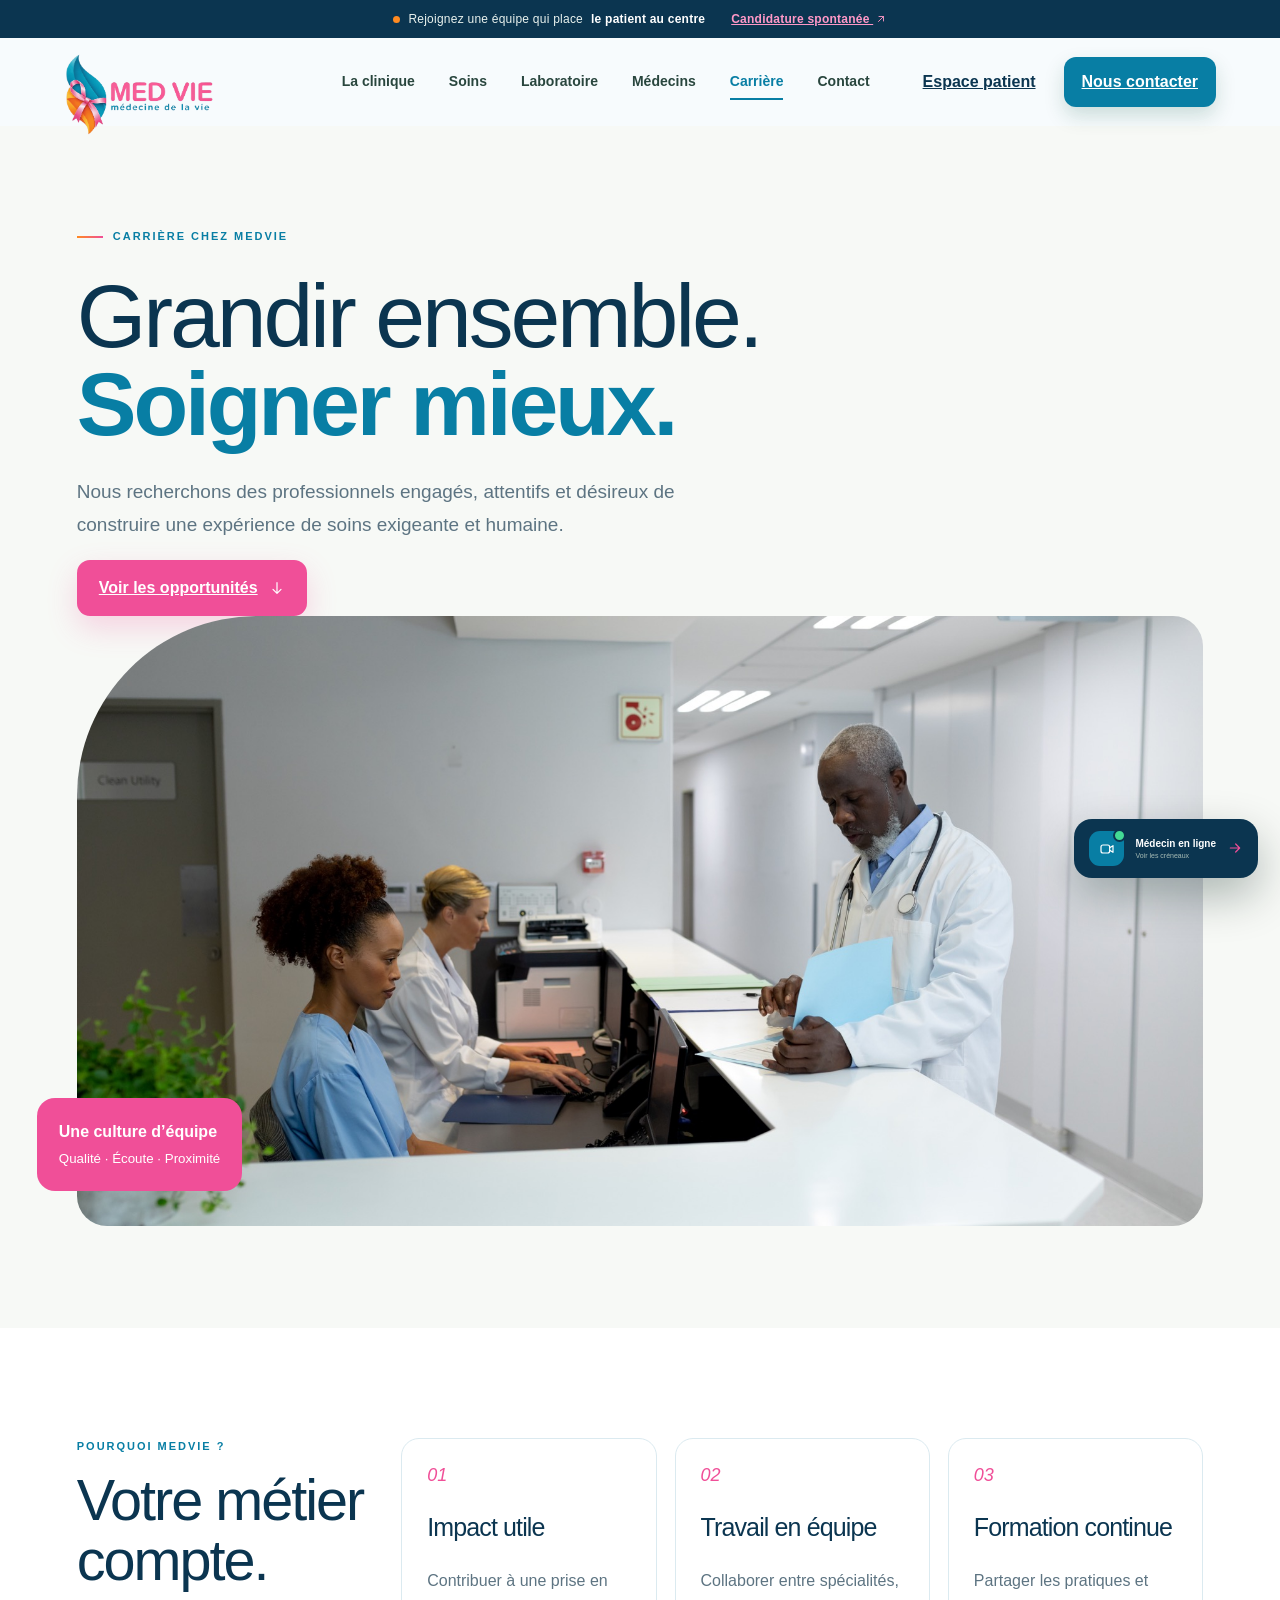
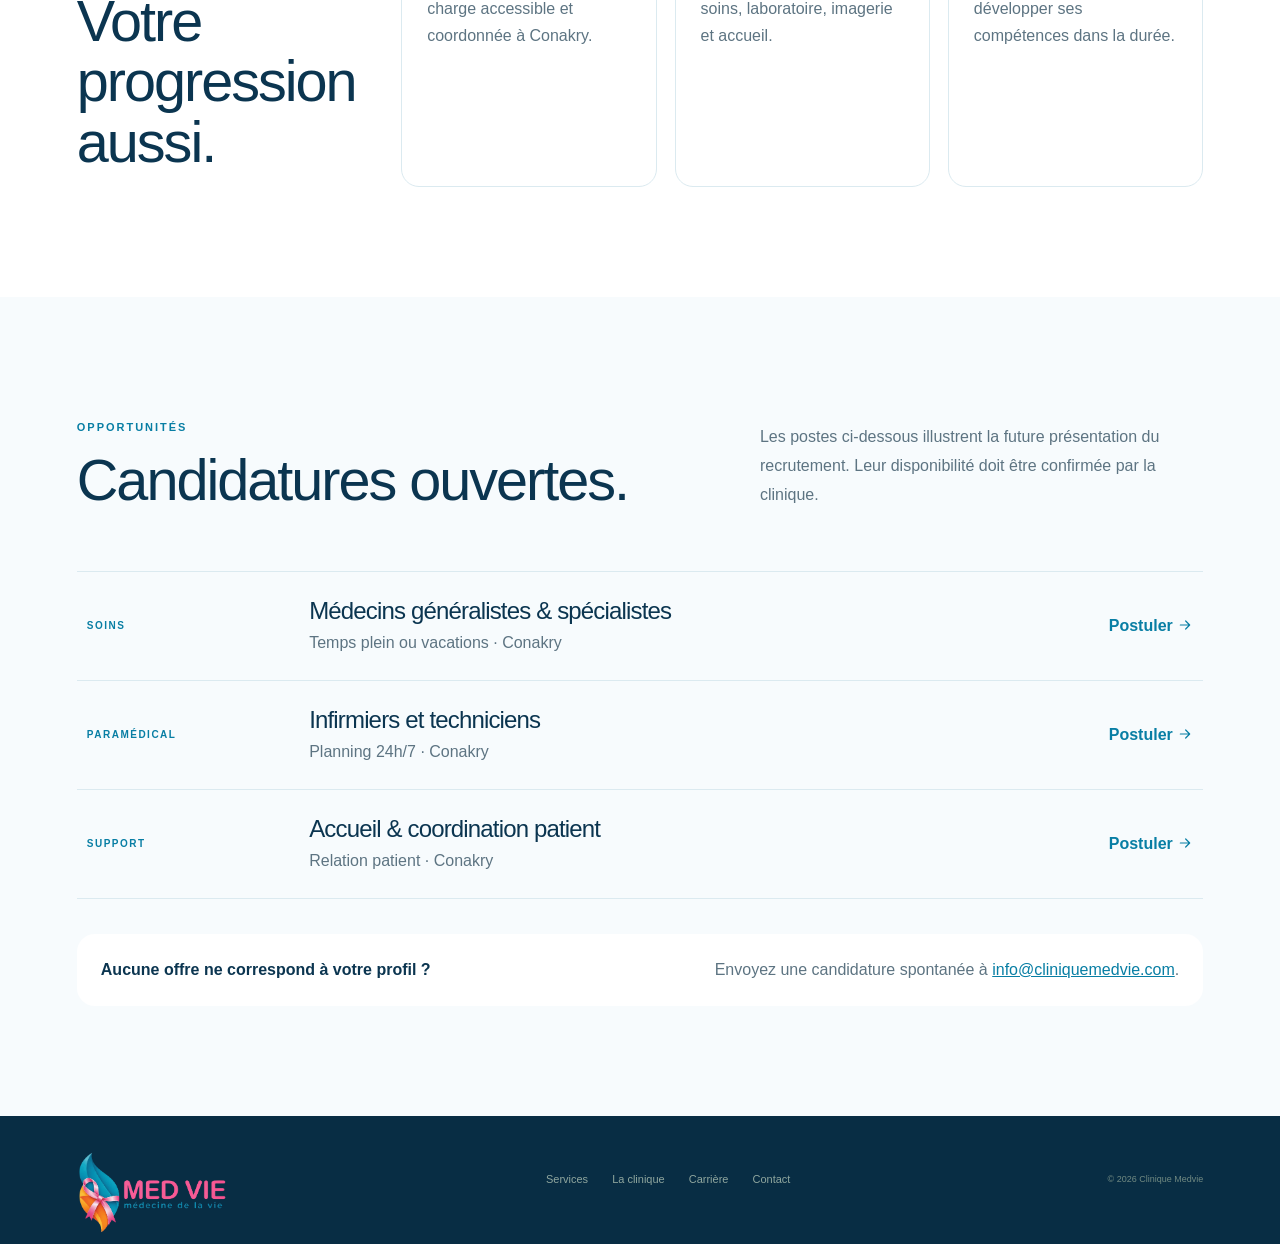
<file: carriere.html>
<!doctype html><html lang="fr"><head><meta charset="utf-8"><meta name="viewport" content="width=device-width,initial-scale=1"><meta name="theme-color" content="#087ea4"><meta name="description" content="Carrières et opportunités à la Clinique Medvie."><title>Carrière — Clinique Medvie</title><link rel="icon" href="logo.png?v=medvie3"><link rel="stylesheet" href="styles.css?v=ui2"><link rel="stylesheet" href="content-pages.css?v=ui2"></head><body class="inner-page career-page">
<div class="notice-bar"><span class="pulse-dot"></span> Rejoignez une équipe qui place <strong>le patient au centre</strong><a class="notice-link" href="#candidature">Candidature spontanée ↗</a></div>
<header class="site-header"><a class="brand" href="index.html"><span class="brand-logo"><img src="logo.png?v=medvie3" alt="Logo Clinique Medvie"></span><span><strong>MEDVIE</strong><small>CLINIQUE 24H/7</small></span></a><nav class="desktop-nav"><a href="centre.html">La clinique</a><a href="services.html">Soins</a><a href="laboratoire.html">Laboratoire</a><a href="medecins.html">Médecins</a><a class="active" href="carriere.html">Carrière</a><a href="contact.html">Contact</a></nav><div class="header-actions"><a class="btn btn-ghost desktop-only" href="patient.html">Espace patient</a><a class="btn btn-primary" href="contact.html">Nous contacter</a><button class="menu-toggle" aria-label="Ouvrir le menu"><i></i><i></i></button></div><div class="mobile-menu"><a href="centre.html">La clinique</a><a href="services.html">Nos soins</a><a href="medecins.html">Médecins</a><a href="carriere.html">Carrière</a><a href="contact.html">Contact</a></div></header>
<main><section class="page-hero career-hero"><div class="reveal"><div class="eyebrow"><span></span>Carrière chez Medvie</div><h1>Grandir ensemble.<br><em>Soigner mieux.</em></h1><p>Nous recherchons des professionnels engagés, attentifs et désireux de construire une expérience de soins exigeante et humaine.</p><a class="btn btn-accent btn-large" href="#candidature">Voir les opportunités ↓</a></div><div class="career-collage reveal delay-1"><img src="formation-equipe.jpg?v=medvie2" alt="Professionnels Medvie collaborant à l’accueil clinique"><span><strong>Une culture d’équipe</strong><small>Qualité · Écoute · Proximité</small></span></div></section>
<section class="section career-values"><div><p class="kicker">Pourquoi Medvie ?</p><h2>Votre métier compte.<br>Votre progression aussi.</h2></div><article><span>01</span><h3>Impact utile</h3><p>Contribuer à une prise en charge accessible et coordonnée à Conakry.</p></article><article><span>02</span><h3>Travail en équipe</h3><p>Collaborer entre spécialités, soins, laboratoire, imagerie et accueil.</p></article><article><span>03</span><h3>Formation continue</h3><p>Partager les pratiques et développer ses compétences dans la durée.</p></article></section>
<section class="section jobs-section" id="candidature"><div class="jobs-head"><div><p class="kicker">Opportunités</p><h2>Candidatures ouvertes.</h2></div><p>Les postes ci-dessous illustrent la future présentation du recrutement. Leur disponibilité doit être confirmée par la clinique.</p></div><div class="job-list"><article><span>Soins</span><div><h3>Médecins généralistes & spécialistes</h3><p>Temps plein ou vacations · Conakry</p></div><a href="mailto:info@cliniquemedvie.com?subject=Candidature%20médicale">Postuler →</a></article><article><span>Paramédical</span><div><h3>Infirmiers et techniciens</h3><p>Planning 24h/7 · Conakry</p></div><a href="mailto:info@cliniquemedvie.com?subject=Candidature%20paramédicale">Postuler →</a></article><article><span>Support</span><div><h3>Accueil & coordination patient</h3><p>Relation patient · Conakry</p></div><a href="mailto:info@cliniquemedvie.com?subject=Candidature%20accueil">Postuler →</a></article></div><div class="career-note"><strong>Aucune offre ne correspond à votre profil ?</strong><p>Envoyez une candidature spontanée à <a href="mailto:info@cliniquemedvie.com">info@cliniquemedvie.com</a>.</p></div></section></main>
<footer class="compact-footer"><a class="brand footer-brand" href="index.html"><span class="brand-logo"><img src="logo.png?v=medvie3" alt=""></span><span><strong>MEDVIE</strong><small>CLINIQUE 24H/7</small></span></a><div><a href="services.html">Services</a><a href="centre.html">La clinique</a><a href="carriere.html">Carrière</a><a href="contact.html">Contact</a></div><span>© 2026 Clinique Medvie</span></footer><div class="toast"></div><script src="pages.js"></script><script src="icons.js?v=ui2"></script></body></html>
</file>
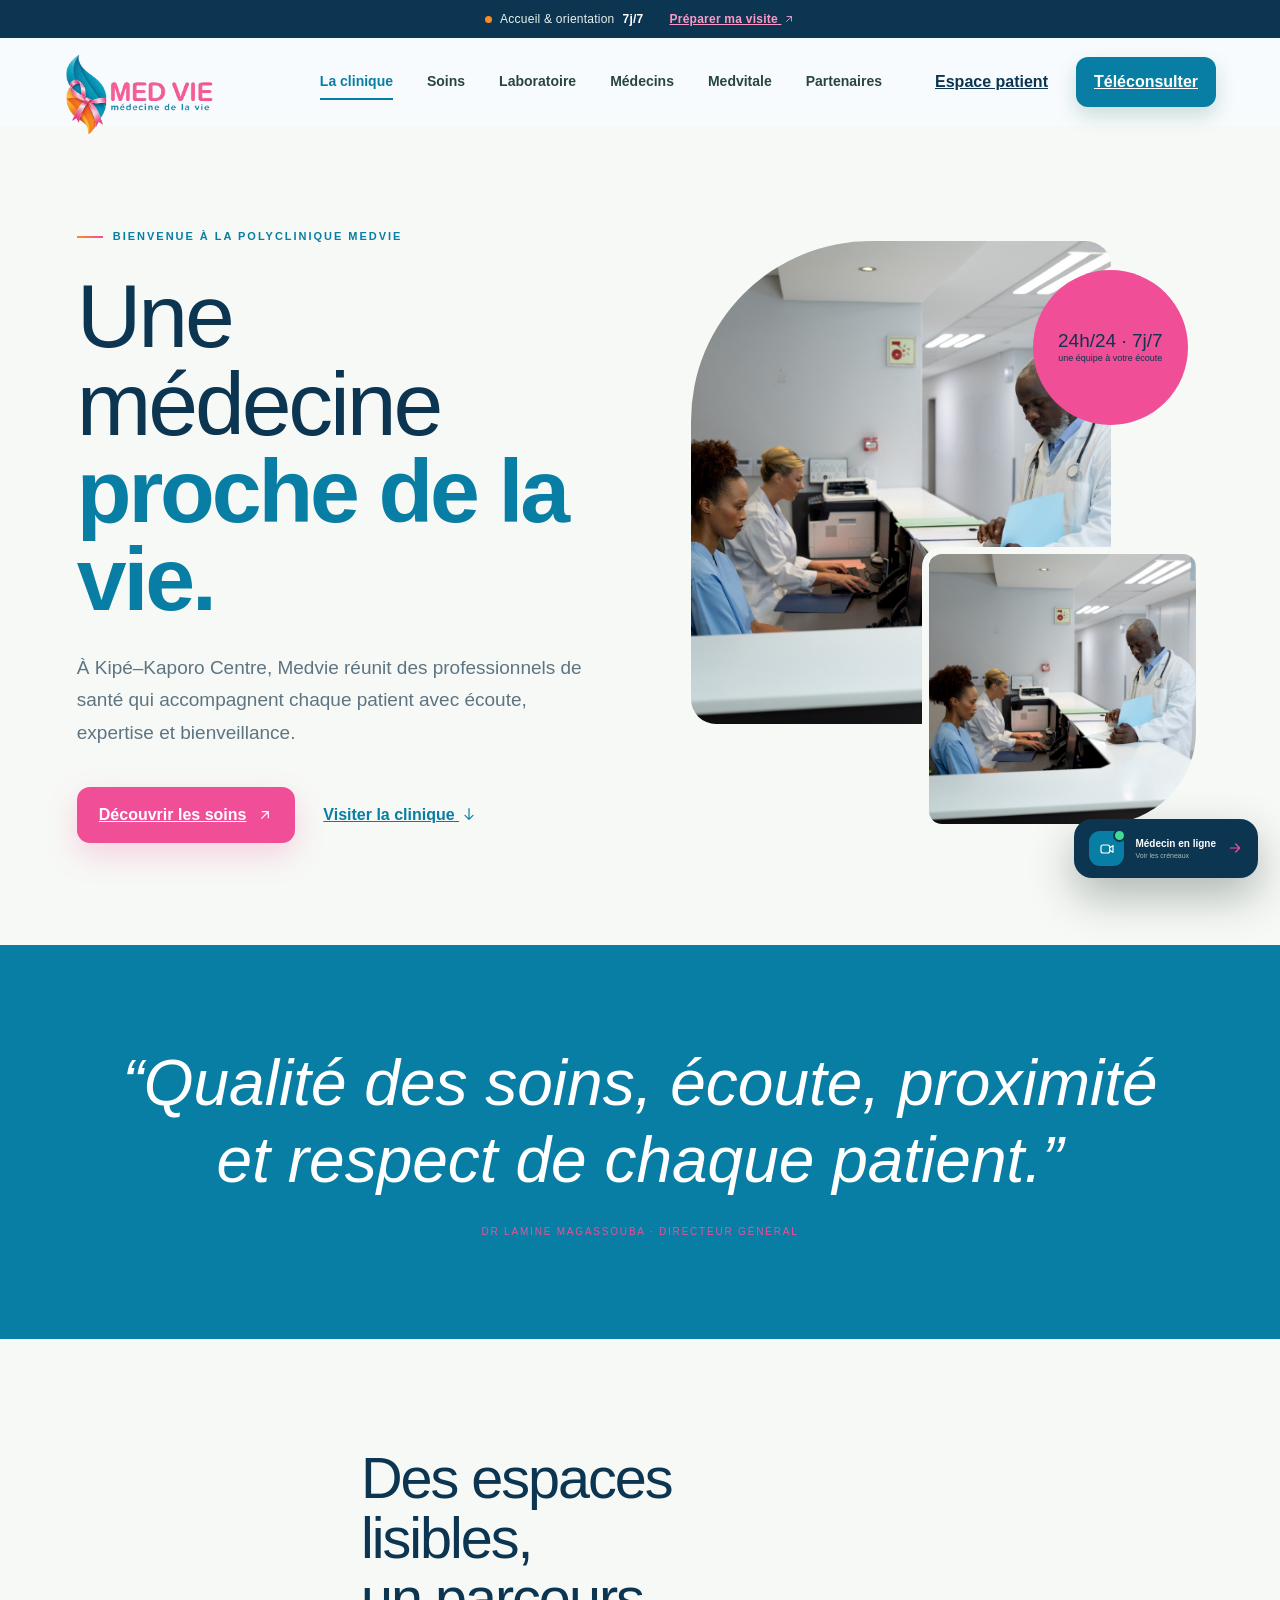
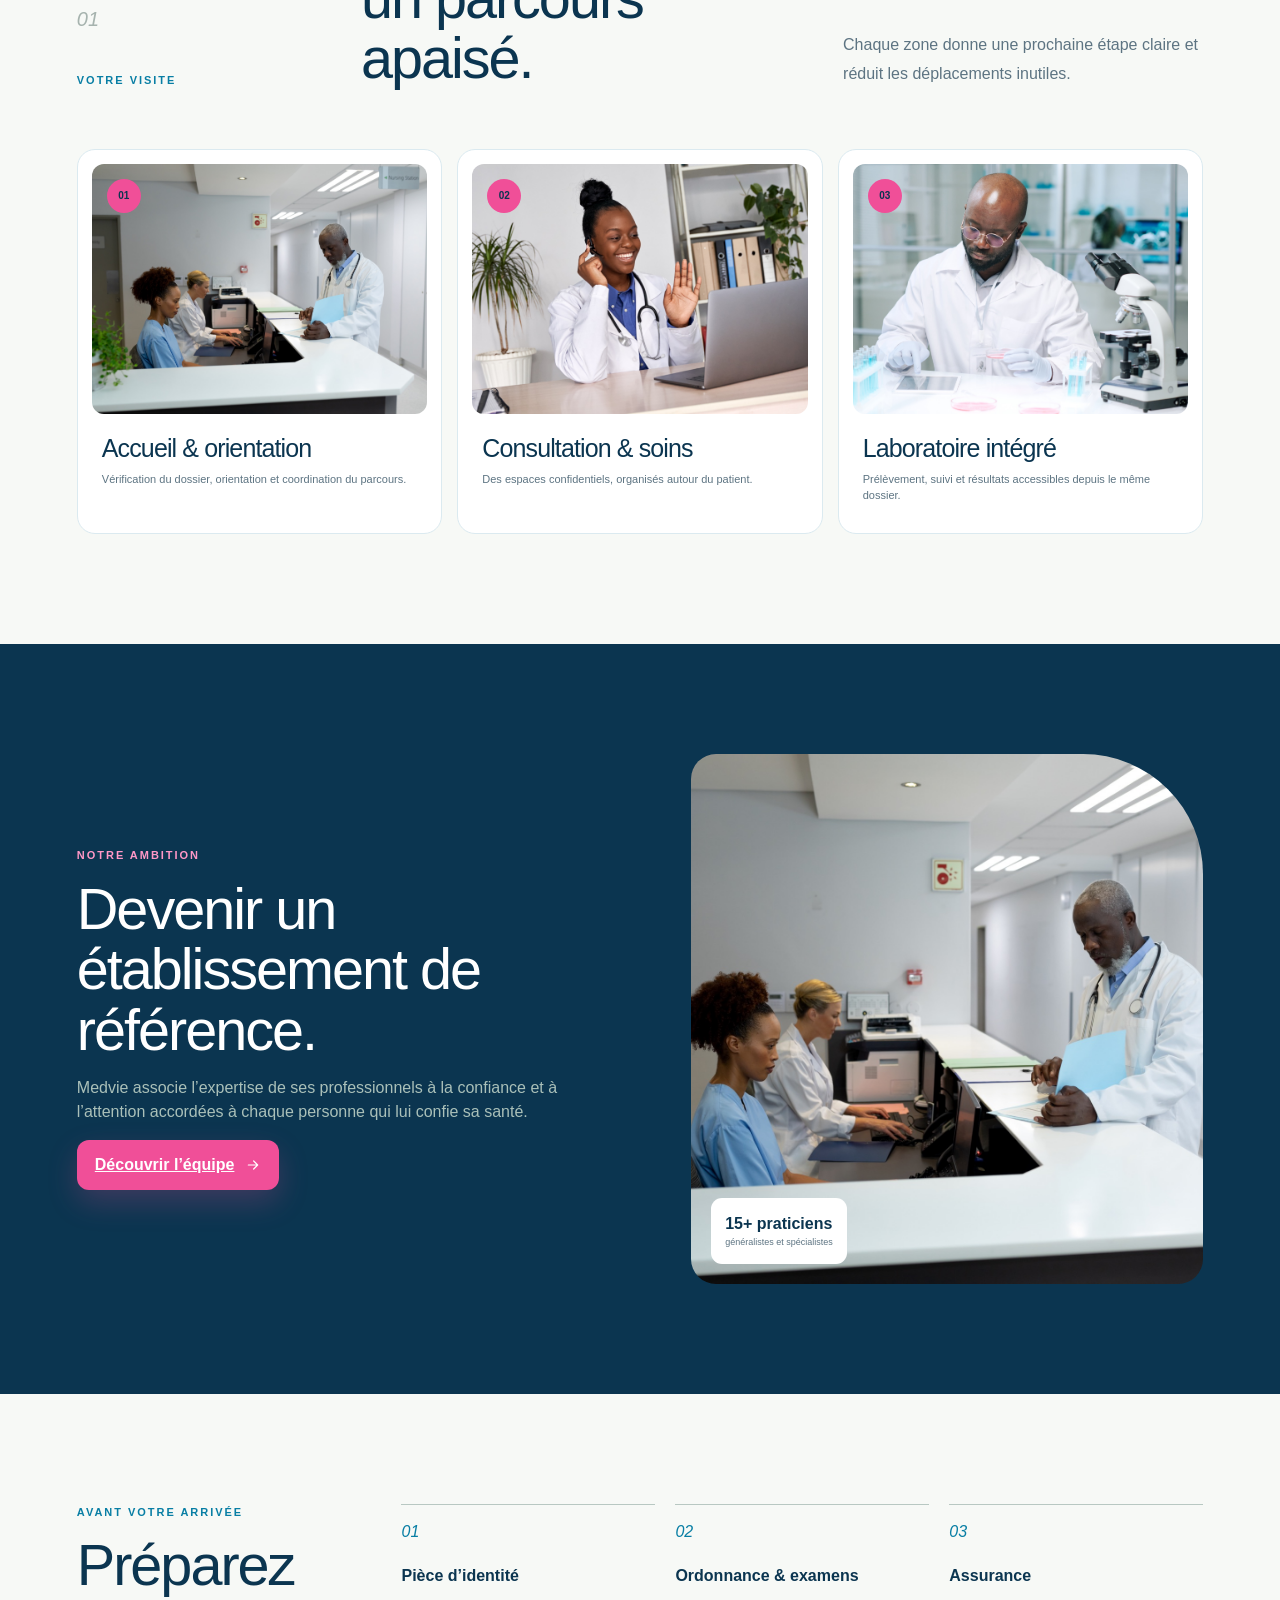
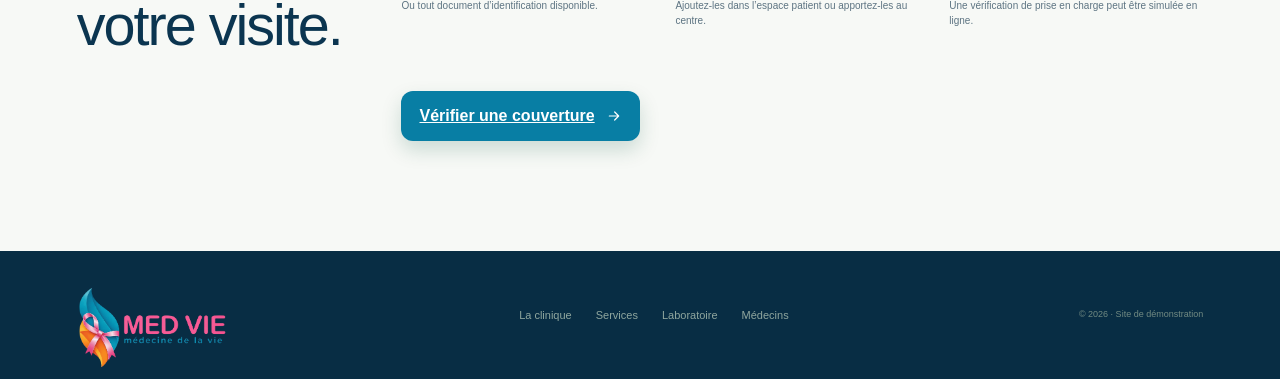
<file: centre.html>
<!doctype html><html lang="fr"><head><meta charset="utf-8"><meta name="viewport" content="width=device-width,initial-scale=1"><meta name="theme-color" content="#087ea4"><meta name="description" content="Découvrez la Clinique Medvie, ses espaces, son équipe et son approche des soins."><title>La clinique — Clinique Medvie</title><link rel="icon" href="logo.png?v=medvie3"><link rel="stylesheet" href="styles.css?v=ui2"></head><body class="inner-page centre-page"><div class="notice-bar"><span class="pulse-dot"></span> Accueil & orientation <strong>7j/7</strong><a class="notice-link" href="services.html">Préparer ma visite ↗</a></div><header class="site-header"><a class="brand" href="index.html"><span class="brand-logo"><img src="logo.png?v=medvie3" alt="Logo Clinique Medvie"></span><span><strong>MEDVIE</strong><small>CLINIQUE 24H/7</small></span></a><nav class="desktop-nav"><a class="active" href="centre.html">La clinique</a><a href="services.html">Soins</a><a href="laboratoire.html">Laboratoire</a><a href="medecins.html">Médecins</a><a href="medvitale.html">Medvitale</a><a href="partenaires.html">Partenaires</a></nav><div class="header-actions"><a class="btn btn-ghost desktop-only" href="patient.html">Espace patient</a><a class="btn btn-primary" href="teleconsultation.html">Téléconsulter</a><button class="menu-toggle"><i></i><i></i></button></div><div class="mobile-menu"><a href="centre.html">La clinique</a><a href="services.html">Nos soins</a><a href="laboratoire.html">Laboratoire</a><a href="medecins.html">Médecins</a><a href="medvitale.html">Medvitale</a><a href="partenaires.html">Partenaires</a><a href="patient.html">Espace patient</a></div></header>
<main><section class="page-hero centre-hero"><div class="reveal"><div class="eyebrow"><span></span>Bienvenue à la Polyclinique Medvie</div><h1>Une médecine<br><em>proche de la vie.</em></h1><p>À Kipé–Kaporo Centre, Medvie réunit des professionnels de santé qui accompagnent chaque patient avec écoute, expertise et bienveillance.</p><div class="hero-actions"><a class="btn btn-accent btn-large" href="services.html">Découvrir les soins ↗</a><a class="text-link" href="#visite">Visiter la clinique ↓</a></div></div><div class="centre-mosaic reveal delay-1"><img src="poste-accueil.jpg?v=medvie2" alt="Accueil de Clinique Medvie"><img src="formation-equipe.jpg?v=medvie2" alt="Collaboration de l’équipe médicale"><div><strong>24h/24 · 7j/7</strong><span>une équipe à votre écoute</span></div></div></section>
<section class="centre-manifesto"><p class="reveal">“Qualité des soins, écoute, proximité<br>et respect de chaque patient.”</p><span>Dr Lamine Magassouba · Directeur Général</span></section>
<section class="section centre-tour" id="visite"><div class="section-heading reveal"><div><span class="section-index">01</span><p class="kicker">Votre visite</p></div><h2>Des espaces lisibles,<br>un parcours apaisé.</h2><p>Chaque zone donne une prochaine étape claire et réduit les déplacements inutiles.</p></div><div class="tour-grid"><article class="reveal"><b>01</b><img src="poste-accueil.jpg?v=medvie2" alt="Poste d’accueil"><h3>Accueil & orientation</h3><p>Vérification du dossier, orientation et coordination du parcours.</p></article><article class="reveal delay-1"><b>02</b><img src="accueil-soignante.jpg?v=medvie2" alt="Espace de consultation"><h3>Consultation & soins</h3><p>Des espaces confidentiels, organisés autour du patient.</p></article><article class="reveal delay-2"><b>03</b><img src="analyse-medicale.jpg?v=medvie2" alt="Laboratoire d’analyses"><h3>Laboratoire intégré</h3><p>Prélèvement, suivi et résultats accessibles depuis le même dossier.</p></article></div></section>
<section class="section centre-quality"><div class="reveal"><p class="kicker light">Notre ambition</p><h2>Devenir un établissement de référence.</h2><p>Medvie associe l’expertise de ses professionnels à la confiance et à l’attention accordées à chaque personne qui lui confie sa santé.</p><a class="btn btn-accent" href="medecins.html">Découvrir l’équipe →</a></div><div class="quality-image reveal delay-1"><img src="formation-equipe.jpg?v=medvie2" alt="Coordination de l’équipe Medvie"><span><b>15+ praticiens</b><small>généralistes et spécialistes</small></span></div></section>
<section class="section admission-grid"><div><p class="kicker">Avant votre arrivée</p><h2>Préparez votre visite.</h2></div><article><span>01</span><strong>Pièce d’identité</strong><p>Ou tout document d’identification disponible.</p></article><article><span>02</span><strong>Ordonnance & examens</strong><p>Ajoutez-les dans l’espace patient ou apportez-les au centre.</p></article><article><span>03</span><strong>Assurance</strong><p>Une vérification de prise en charge peut être simulée en ligne.</p></article><a class="btn btn-primary" href="partenaires.html#eligibilite">Vérifier une couverture →</a></section></main><footer class="compact-footer"><a class="brand footer-brand" href="index.html"><span class="brand-logo"><img src="logo.png?v=medvie3" alt=""></span><span><strong>MEDVIE</strong><small>CLINIQUE 24H/7</small></span></a><div><a href="centre.html">La clinique</a><a href="services.html">Services</a><a href="laboratoire.html">Laboratoire</a><a href="medecins.html">Médecins</a></div><span>© 2026 · Site de démonstration</span></footer><div class="toast"></div><script src="pages.js"></script><script src="icons.js?v=ui2"></script></body></html>
</file>
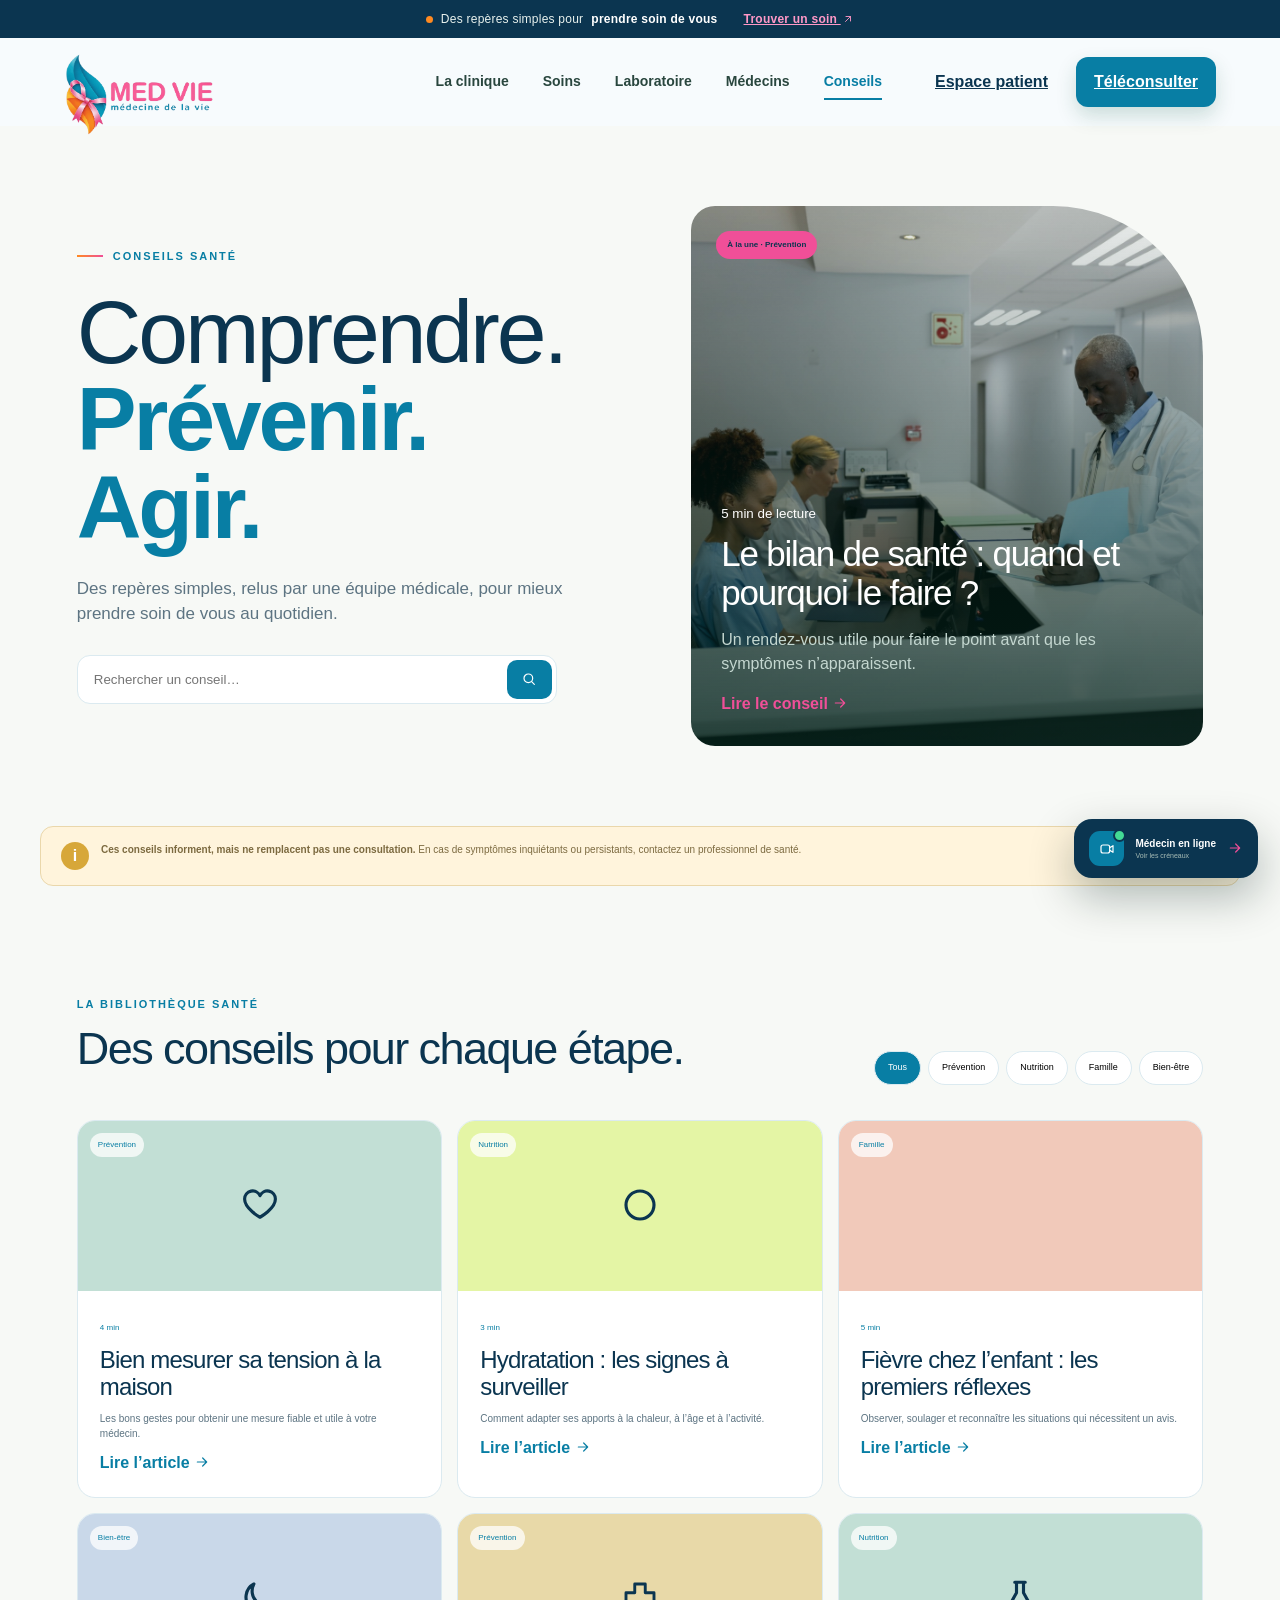
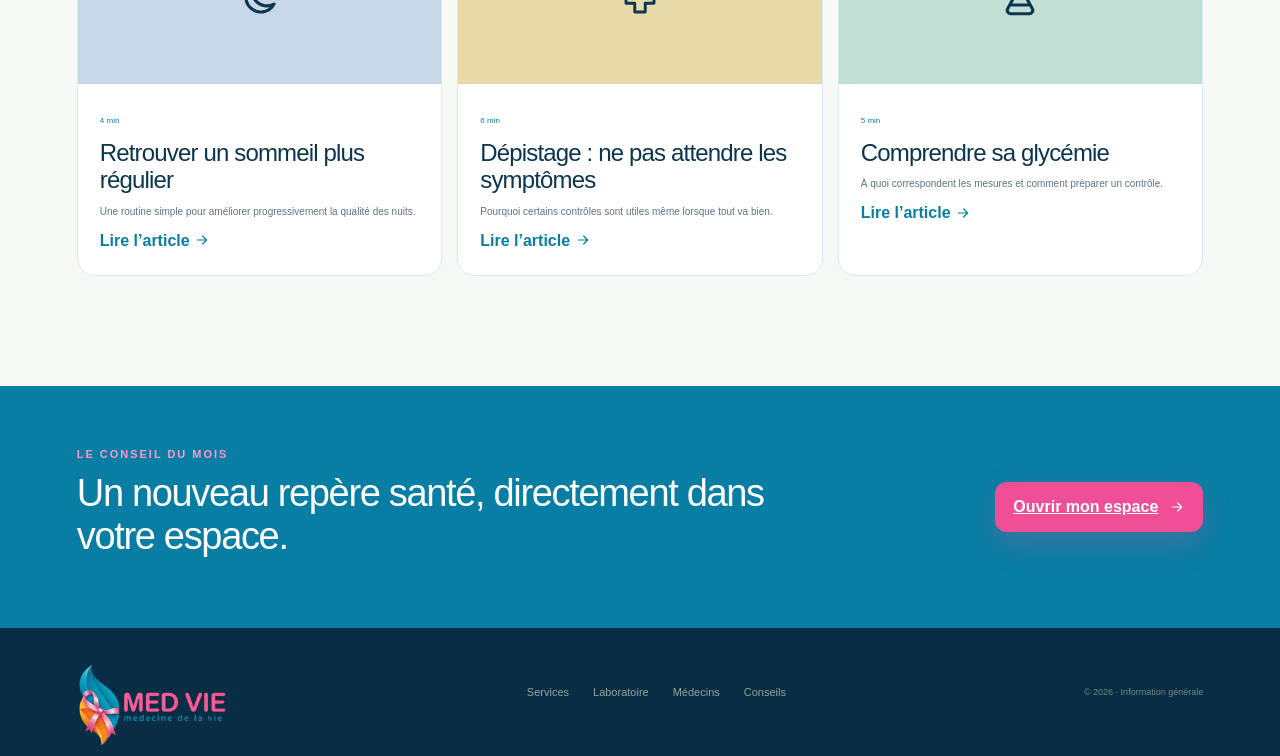
<file: conseils.html>
<!doctype html><html lang="fr"><head><meta charset="utf-8"><meta name="viewport" content="width=device-width,initial-scale=1"><meta name="theme-color" content="#087ea4"><meta name="description" content="Conseils pratiques de prévention et de bien-être proposés par Clinique Medvie."><title>Conseils santé — Clinique Medvie</title><link rel="icon" href="logo.png?v=medvie3"><link rel="stylesheet" href="styles.css?v=ui2"><link rel="stylesheet" href="content-pages.css?v=ui2"></head><body class="inner-page advice-page"><div class="notice-bar"><span class="pulse-dot"></span> Des repères simples pour <strong>prendre soin de vous</strong><a class="notice-link" href="services.html">Trouver un soin ↗</a></div><header class="site-header"><a class="brand" href="index.html"><span class="brand-logo"><img src="logo.png?v=medvie3" alt="Logo Clinique Medvie"></span><span><strong>MEDVIE</strong><small>CLINIQUE 24H/7</small></span></a><nav class="desktop-nav"><a href="centre.html">La clinique</a><a href="services.html">Soins</a><a href="laboratoire.html">Laboratoire</a><a href="medecins.html">Médecins</a><a class="active" href="conseils.html">Conseils</a></nav><div class="header-actions"><a class="btn btn-ghost desktop-only" href="patient.html">Espace patient</a><a class="btn btn-primary" href="teleconsultation.html">Téléconsulter</a><button class="menu-toggle"><i></i><i></i></button></div><div class="mobile-menu"><a href="centre.html">La clinique</a><a href="services.html">Nos soins</a><a href="laboratoire.html">Laboratoire</a><a href="medecins.html">Médecins</a><a href="conseils.html">Conseils</a><a href="patient.html">Espace patient</a></div></header>
<main><section class="advice-hero"><div class="reveal"><div class="eyebrow"><span></span>Conseils santé</div><h1>Comprendre.<br><em>Prévenir. Agir.</em></h1><p>Des repères simples, relus par une équipe médicale, pour mieux prendre soin de vous au quotidien.</p><div class="advice-search"><input type="search" aria-label="Rechercher un conseil" placeholder="Rechercher un conseil…"><button>⌕</button></div></div><article class="featured-advice reveal delay-1" data-article="prevention"><span>À la une · Prévention</span><div><small>5 min de lecture</small><h2>Le bilan de santé : quand et pourquoi le faire ?</h2><p>Un rendez-vous utile pour faire le point avant que les symptômes n’apparaissent.</p><button>Lire le conseil →</button></div></article></section>
<section class="advice-warning"><b>i</b><p><strong>Ces conseils informent, mais ne remplacent pas une consultation.</strong> En cas de symptômes inquiétants ou persistants, contactez un professionnel de santé.</p></section>
<section class="section advice-library"><div class="library-head"><div><p class="kicker">La bibliothèque santé</p><h2>Des conseils pour chaque étape.</h2></div><div class="advice-filters"><button class="active" data-advice-filter="all">Tous</button><button data-advice-filter="prevention">Prévention</button><button data-advice-filter="nutrition">Nutrition</button><button data-advice-filter="family">Famille</button><button data-advice-filter="wellbeing">Bien-être</button></div></div><div class="advice-grid">
<article data-category="prevention" data-article="tension" class="reveal"><div class="advice-visual green"><span>♡</span><small>Prévention</small></div><div><small>4 min</small><h3>Bien mesurer sa tension à la maison</h3><p>Les bons gestes pour obtenir une mesure fiable et utile à votre médecin.</p><button>Lire l’article →</button></div></article>
<article data-category="nutrition" data-article="hydratation" class="reveal delay-1"><div class="advice-visual lime"><span>◌</span><small>Nutrition</small></div><div><small>3 min</small><h3>Hydratation : les signes à surveiller</h3><p>Comment adapter ses apports à la chaleur, à l’âge et à l’activité.</p><button>Lire l’article →</button></div></article>
<article data-category="family" data-article="fievre" class="reveal delay-2"><div class="advice-visual coral"><span>🌡</span><small>Famille</small></div><div><small>5 min</small><h3>Fièvre chez l’enfant : les premiers réflexes</h3><p>Observer, soulager et reconnaître les situations qui nécessitent un avis.</p><button>Lire l’article →</button></div></article>
<article data-category="wellbeing" data-article="sommeil" class="reveal"><div class="advice-visual blue"><span>☾</span><small>Bien-être</small></div><div><small>4 min</small><h3>Retrouver un sommeil plus régulier</h3><p>Une routine simple pour améliorer progressivement la qualité des nuits.</p><button>Lire l’article →</button></div></article>
<article data-category="prevention" data-article="depistage" class="reveal delay-1"><div class="advice-visual gold"><span>✚</span><small>Prévention</small></div><div><small>6 min</small><h3>Dépistage : ne pas attendre les symptômes</h3><p>Pourquoi certains contrôles sont utiles même lorsque tout va bien.</p><button>Lire l’article →</button></div></article>
<article data-category="nutrition" data-article="glycemie" class="reveal delay-2"><div class="advice-visual green"><span>◉</span><small>Nutrition</small></div><div><small>5 min</small><h3>Comprendre sa glycémie</h3><p>À quoi correspondent les mesures et comment préparer un contrôle.</p><button>Lire l’article →</button></div></article></div><div class="advice-empty" hidden>Aucun conseil ne correspond à votre recherche.</div></section>
<section class="newsletter-strip"><div><p class="kicker light">Le conseil du mois</p><h2>Un nouveau repère santé, directement dans votre espace.</h2></div><a class="btn btn-accent" href="patient.html">Ouvrir mon espace →</a></section></main><footer class="compact-footer"><a class="brand footer-brand" href="index.html"><span class="brand-logo"><img src="logo.png?v=medvie3" alt=""></span><span><strong>MEDVIE</strong><small>CLINIQUE 24H/7</small></span></a><div><a href="services.html">Services</a><a href="laboratoire.html">Laboratoire</a><a href="medecins.html">Médecins</a><a href="conseils.html">Conseils</a></div><span>© 2026 · Information générale</span></footer>
<div class="advice-modal" hidden><div data-advice-close></div><article><button data-advice-close>×</button><p class="kicker article-category">Prévention</p><h2 class="article-title"></h2><p class="article-lede"></p><div class="article-body"></div><div class="article-callout"><b>À retenir</b><p class="article-takeaway"></p></div><div class="article-footer"><span>Contenu informatif de démonstration</span><a href="services.html">Parler à un professionnel →</a></div></article></div><div class="toast"></div><script src="pages.js"></script><script src="icons.js?v=ui2"></script></body></html>
</file>
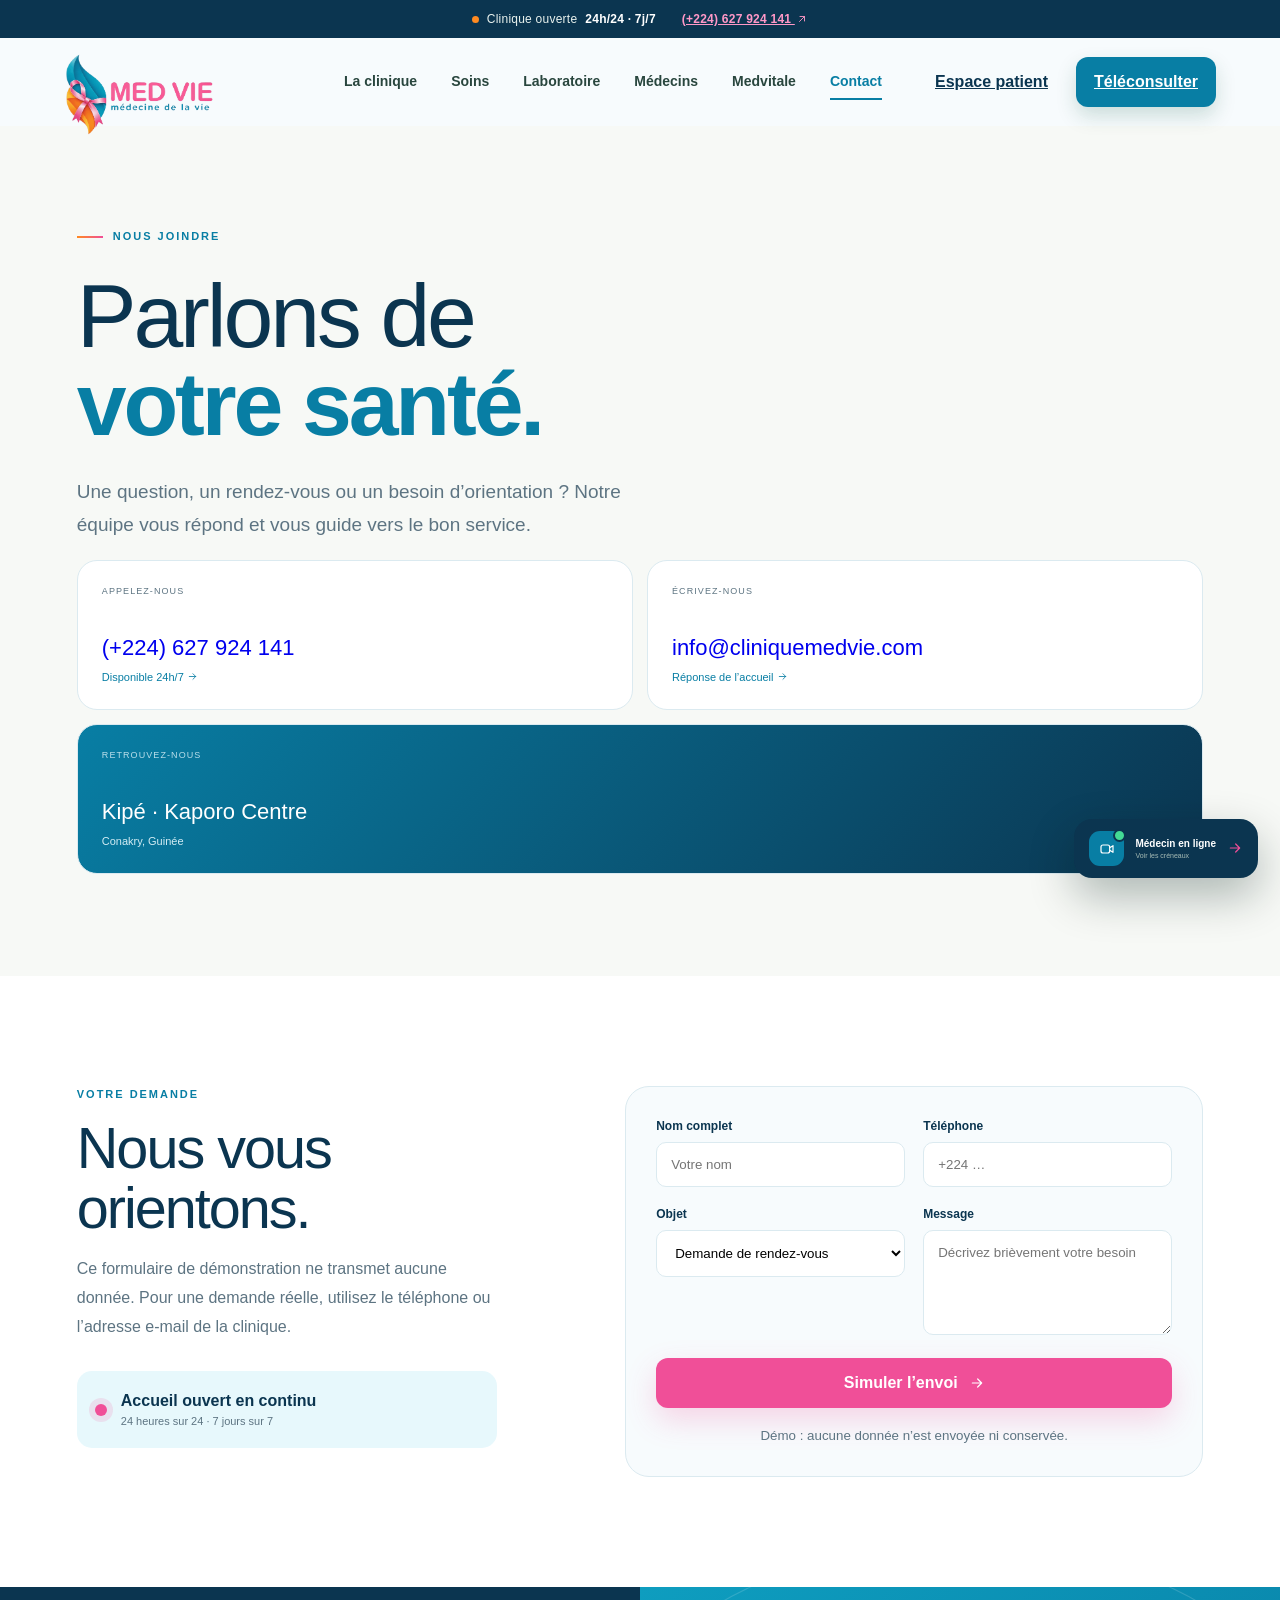
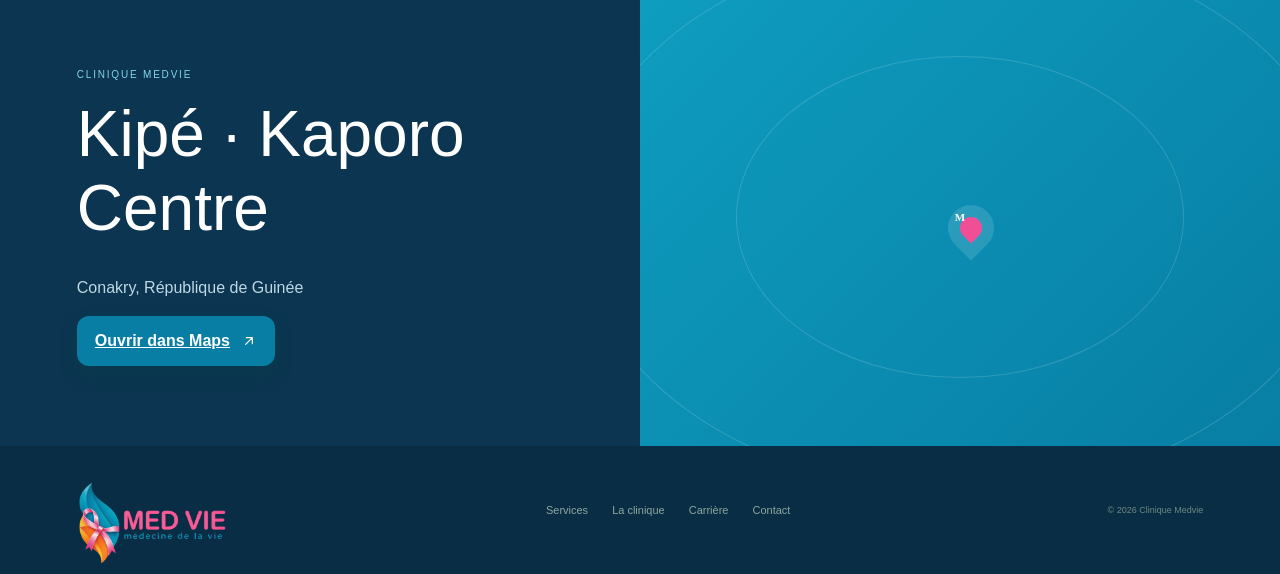
<file: contact.html>
<!doctype html><html lang="fr"><head><meta charset="utf-8"><meta name="viewport" content="width=device-width,initial-scale=1"><meta name="theme-color" content="#087ea4"><meta name="description" content="Contactez la Clinique Medvie à Kipé, Kaporo Centre, Conakry."><title>Contact — Clinique Medvie</title><link rel="icon" href="logo.png?v=medvie3"><link rel="stylesheet" href="styles.css?v=ui2"><link rel="stylesheet" href="content-pages.css?v=ui2"></head><body class="inner-page contact-page">
<div class="notice-bar"><span class="pulse-dot"></span> Clinique ouverte <strong>24h/24 · 7j/7</strong><a class="notice-link" href="tel:+224627924141">(+224) 627 924 141 ↗</a></div>
<header class="site-header"><a class="brand" href="index.html"><span class="brand-logo"><img src="logo.png?v=medvie3" alt="Logo Clinique Medvie"></span><span><strong>MEDVIE</strong><small>CLINIQUE 24H/7</small></span></a><nav class="desktop-nav"><a href="centre.html">La clinique</a><a href="services.html">Soins</a><a href="laboratoire.html">Laboratoire</a><a href="medecins.html">Médecins</a><a href="medvitale.html">Medvitale</a><a class="active" href="contact.html">Contact</a></nav><div class="header-actions"><a class="btn btn-ghost desktop-only" href="patient.html">Espace patient</a><a class="btn btn-primary" href="teleconsultation.html">Téléconsulter</a><button class="menu-toggle" aria-label="Ouvrir le menu"><i></i><i></i></button></div><div class="mobile-menu"><a href="centre.html">La clinique</a><a href="services.html">Nos soins</a><a href="laboratoire.html">Laboratoire</a><a href="medecins.html">Médecins</a><a href="carriere.html">Carrière</a><a href="contact.html">Contact</a></div></header>
<main><section class="page-hero contact-hero"><div class="reveal"><div class="eyebrow"><span></span>Nous joindre</div><h1>Parlons de<br><em>votre santé.</em></h1><p>Une question, un rendez-vous ou un besoin d’orientation ? Notre équipe vous répond et vous guide vers le bon service.</p></div><div class="contact-facts reveal delay-1"><a href="tel:+224627924141"><small>Appelez-nous</small><strong>(+224) 627 924 141</strong><span>Disponible 24h/7 →</span></a><a href="mailto:info@cliniquemedvie.com"><small>Écrivez-nous</small><strong>info@cliniquemedvie.com</strong><span>Réponse de l’accueil →</span></a><div><small>Retrouvez-nous</small><strong>Kipé · Kaporo Centre</strong><span>Conakry, Guinée</span></div></div></section>
<section class="section contact-layout"><div class="contact-copy reveal"><p class="kicker">Votre demande</p><h2>Nous vous orientons.</h2><p>Ce formulaire de démonstration ne transmet aucune donnée. Pour une demande réelle, utilisez le téléphone ou l’adresse e-mail de la clinique.</p><div class="opening-card"><i></i><div><strong>Accueil ouvert en continu</strong><span>24 heures sur 24 · 7 jours sur 7</span></div></div></div><form class="contact-form reveal delay-1" id="contactForm"><label>Nom complet<input required name="name" autocomplete="name" placeholder="Votre nom"></label><label>Téléphone<input required name="phone" autocomplete="tel" placeholder="+224 …"></label><label>Objet<select name="subject"><option>Demande de rendez-vous</option><option>Information sur un service</option><option>Résultats ou dossier</option><option>Entreprise / partenariat</option></select></label><label>Message<textarea required name="message" rows="5" placeholder="Décrivez brièvement votre besoin"></textarea></label><button class="btn btn-accent btn-full" type="submit">Simuler l’envoi →</button><small>Démo : aucune donnée n’est envoyée ni conservée.</small></form></section>
<section class="contact-map"><div><span>CLINIQUE MEDVIE</span><strong>Kipé · Kaporo Centre</strong><p>Conakry, République de Guinée</p><a class="btn btn-primary" href="https://maps.google.com/?q=Kipe+Kaporo+Centre+Conakry" target="_blank" rel="noopener">Ouvrir dans Maps ↗</a></div><div class="map-pattern" aria-hidden="true"><i></i><b>M</b></div></section></main>
<footer class="compact-footer"><a class="brand footer-brand" href="index.html"><span class="brand-logo"><img src="logo.png?v=medvie3" alt=""></span><span><strong>MEDVIE</strong><small>CLINIQUE 24H/7</small></span></a><div><a href="services.html">Services</a><a href="centre.html">La clinique</a><a href="carriere.html">Carrière</a><a href="contact.html">Contact</a></div><span>© 2026 Clinique Medvie</span></footer><div class="toast"></div><script src="pages.js"></script><script src="icons.js?v=ui2"></script></body></html>
</file>
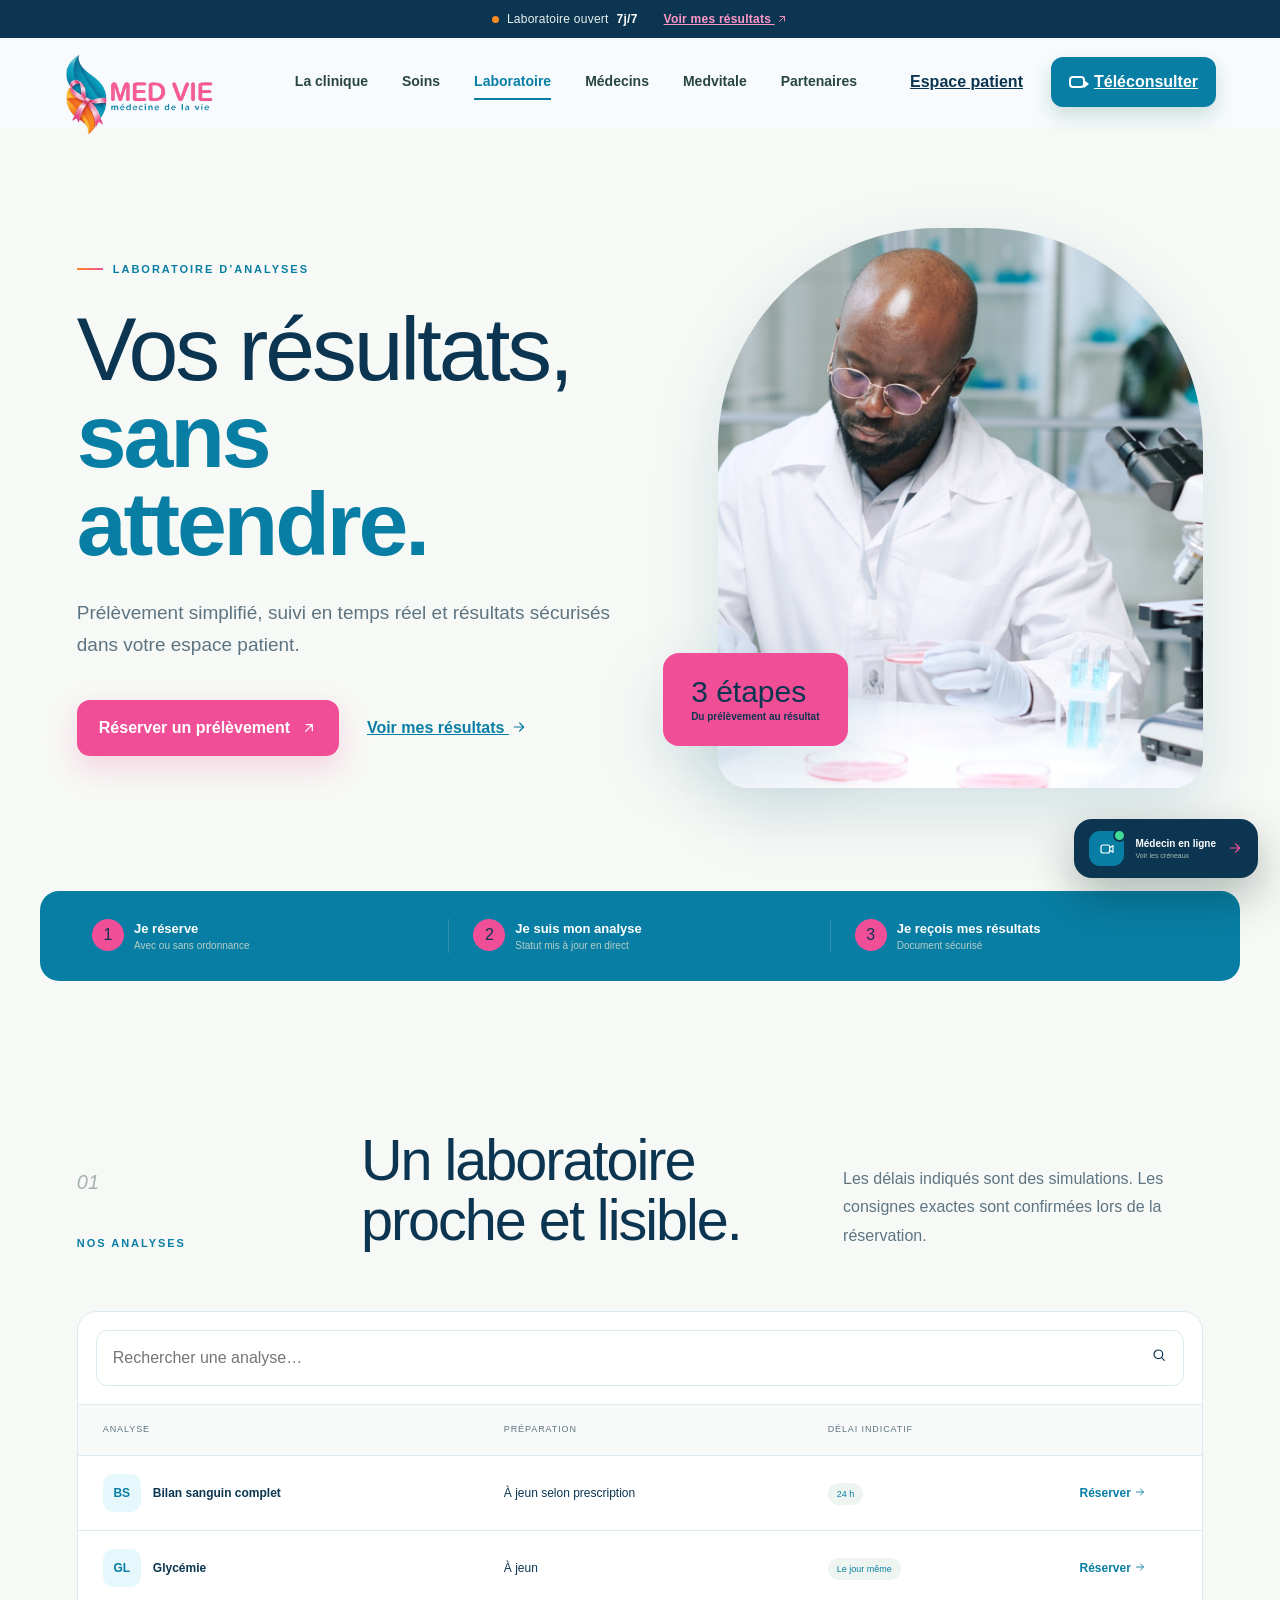
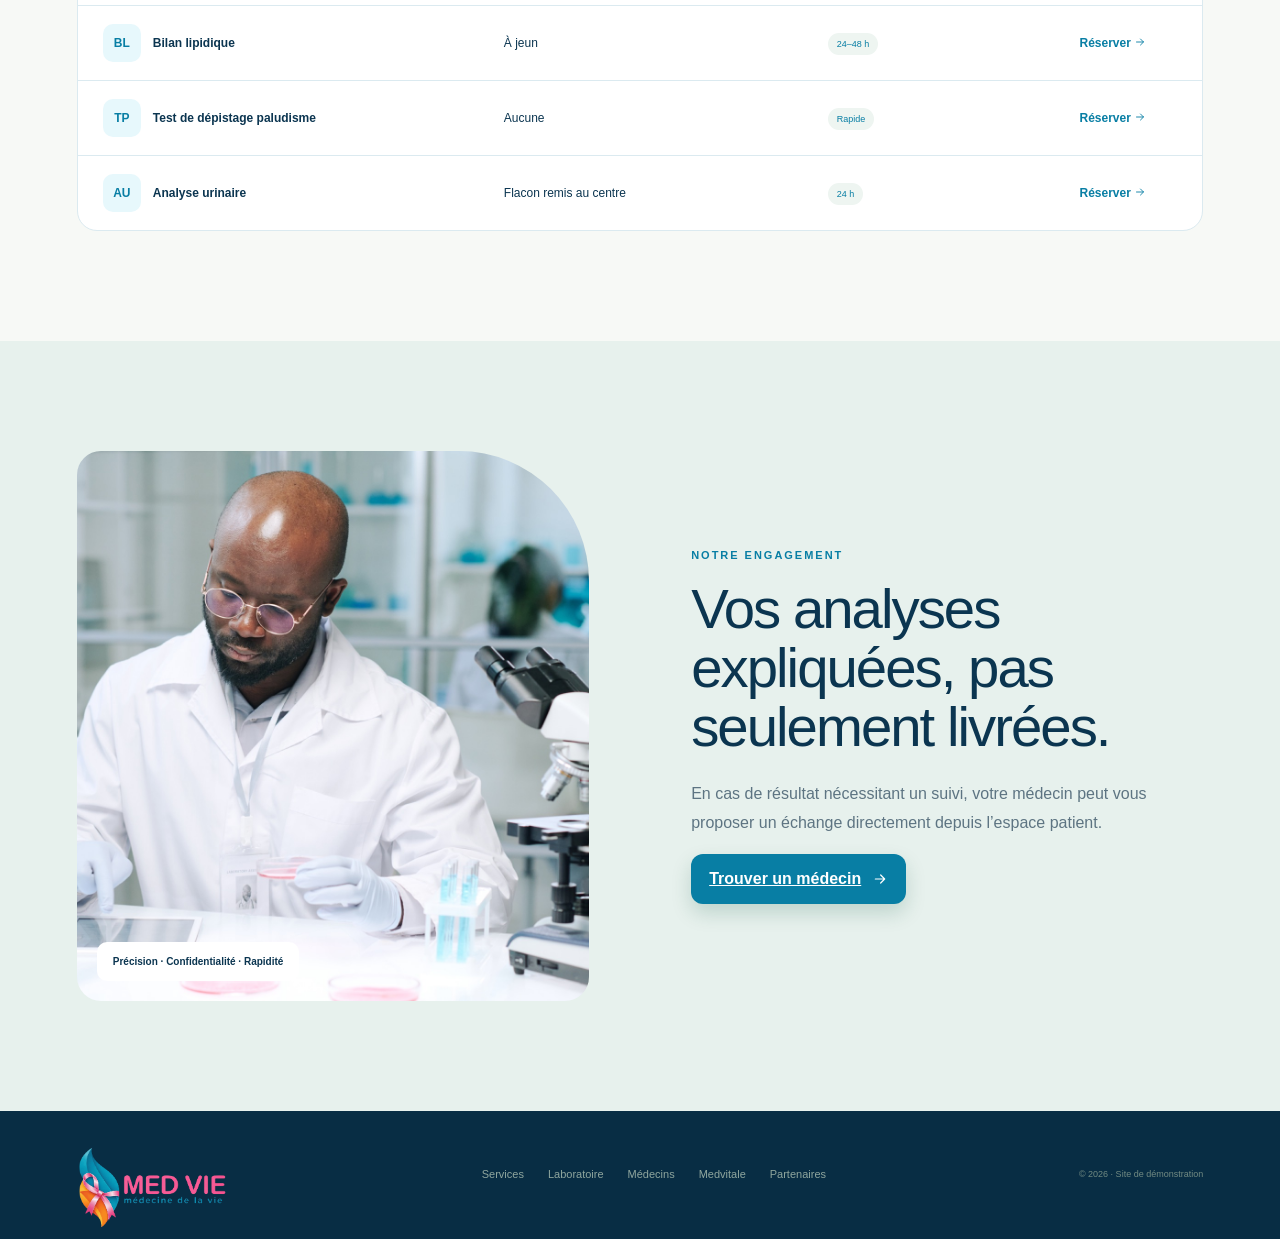
<file: laboratoire.html>
<!doctype html><html lang="fr"><head><meta charset="utf-8"><meta name="viewport" content="width=device-width,initial-scale=1"><meta name="theme-color" content="#087ea4"><meta name="description" content="Laboratoire d’analyses médicales Clinique Medvie."><title>Laboratoire — Clinique Medvie</title><link rel="icon" href="logo.png?v=medvie3"><link rel="stylesheet" href="styles.css?v=ui2"></head><body class="inner-page lab-page">
<div class="notice-bar"><span class="pulse-dot"></span> Laboratoire ouvert <strong>7j/7</strong><a class="notice-link" href="patient.html">Voir mes résultats ↗</a></div><header class="site-header"><a class="brand" href="index.html"><span class="brand-logo"><img src="logo.png?v=medvie3" alt="Logo Clinique Medvie"></span><span><strong>MEDVIE</strong><small>CLINIQUE 24H/7</small></span></a><nav class="desktop-nav"><a href="centre.html">La clinique</a><a href="services.html">Soins</a><a class="active" href="laboratoire.html">Laboratoire</a><a href="medecins.html">Médecins</a><a href="medvitale.html">Medvitale</a><a href="partenaires.html">Partenaires</a></nav><div class="header-actions"><a class="btn btn-ghost desktop-only" href="patient.html">Espace patient</a><a class="btn btn-primary" href="teleconsultation.html"><span class="video-icon"></span>Téléconsulter</a><button class="menu-toggle"><i></i><i></i></button></div><div class="mobile-menu"><a href="centre.html">La clinique</a><a href="services.html">Nos soins</a><a href="laboratoire.html">Laboratoire</a><a href="medecins.html">Médecins</a><a href="medvitale.html">Medvitale</a><a href="partenaires.html">Partenaires</a><a href="patient.html">Espace patient</a></div></header>
<main><section class="page-hero split-hero"><div class="reveal"><div class="eyebrow"><span></span>Laboratoire d’analyses</div><h1>Vos résultats,<br><em>sans attendre.</em></h1><p>Prélèvement simplifié, suivi en temps réel et résultats sécurisés dans votre espace patient.</p><div class="hero-actions"><button class="btn btn-accent btn-large" data-lab-book>Réserver un prélèvement ↗</button><a class="text-link" href="patient.html">Voir mes résultats →</a></div></div><div class="page-hero-image reveal delay-1"><img src="analyse-medicale.jpg?v=medvie2" alt="Analyse médicale au laboratoire"><div class="image-stat"><strong>3 étapes</strong><span>Du prélèvement au résultat</span></div></div></section>
<section class="lab-status"><div class="reveal"><i>1</i><strong>Je réserve</strong><span>Avec ou sans ordonnance</span></div><div class="reveal delay-1"><i>2</i><strong>Je suis mon analyse</strong><span>Statut mis à jour en direct</span></div><div class="reveal delay-2"><i>3</i><strong>Je reçois mes résultats</strong><span>Document sécurisé</span></div></section>
<section class="section lab-catalog"><div class="section-heading reveal"><div><span class="section-index">01</span><p class="kicker">Nos analyses</p></div><h2>Un laboratoire<br>proche et lisible.</h2><p>Les délais indiqués sont des simulations. Les consignes exactes sont confirmées lors de la réservation.</p></div><div class="lab-table reveal"><div class="lab-search"><input type="search" placeholder="Rechercher une analyse…" aria-label="Rechercher une analyse"><span>⌕</span></div><div class="lab-row lab-head"><span>Analyse</span><span>Préparation</span><span>Délai indicatif</span><span></span></div><div class="lab-row" data-lab="Bilan sanguin"><span><i>BS</i><b>Bilan sanguin complet</b></span><span>À jeun selon prescription</span><span><em>24 h</em></span><button>Réserver →</button></div><div class="lab-row" data-lab="Glycémie"><span><i>GL</i><b>Glycémie</b></span><span>À jeun</span><span><em>Le jour même</em></span><button>Réserver →</button></div><div class="lab-row" data-lab="Bilan lipidique"><span><i>BL</i><b>Bilan lipidique</b></span><span>À jeun</span><span><em>24–48 h</em></span><button>Réserver →</button></div><div class="lab-row" data-lab="Test paludisme"><span><i>TP</i><b>Test de dépistage paludisme</b></span><span>Aucune</span><span><em>Rapide</em></span><button>Réserver →</button></div><div class="lab-row" data-lab="Analyse urinaire"><span><i>AU</i><b>Analyse urinaire</b></span><span>Flacon remis au centre</span><span><em>24 h</em></span><button>Réserver →</button></div><div class="lab-empty" hidden>Aucune analyse trouvée.</div></div></section>
<section class="section lab-team"><div class="lab-team-image reveal"><img src="equipe-laboratoire.jpg?v=medvie2" alt="Équipe du laboratoire"><span>Précision · Confidentialité · Rapidité</span></div><div class="reveal delay-1"><p class="kicker">Notre engagement</p><h2>Vos analyses expliquées, pas seulement livrées.</h2><p>En cas de résultat nécessitant un suivi, votre médecin peut vous proposer un échange directement depuis l’espace patient.</p><a class="btn btn-primary" href="medecins.html">Trouver un médecin →</a></div></section></main><footer class="compact-footer"><a class="brand footer-brand" href="index.html"><span class="brand-logo"><img src="logo.png?v=medvie3" alt=""></span><span><strong>MEDVIE</strong><small>CLINIQUE 24H/7</small></span></a><div><a href="services.html">Services</a><a href="laboratoire.html">Laboratoire</a><a href="medecins.html">Médecins</a><a href="medvitale.html">Medvitale</a><a href="partenaires.html">Partenaires</a></div><span>© 2026 · Site de démonstration</span></footer><div class="toast"></div><script src="pages.js"></script><script src="icons.js?v=ui2"></script></body></html>
</file>
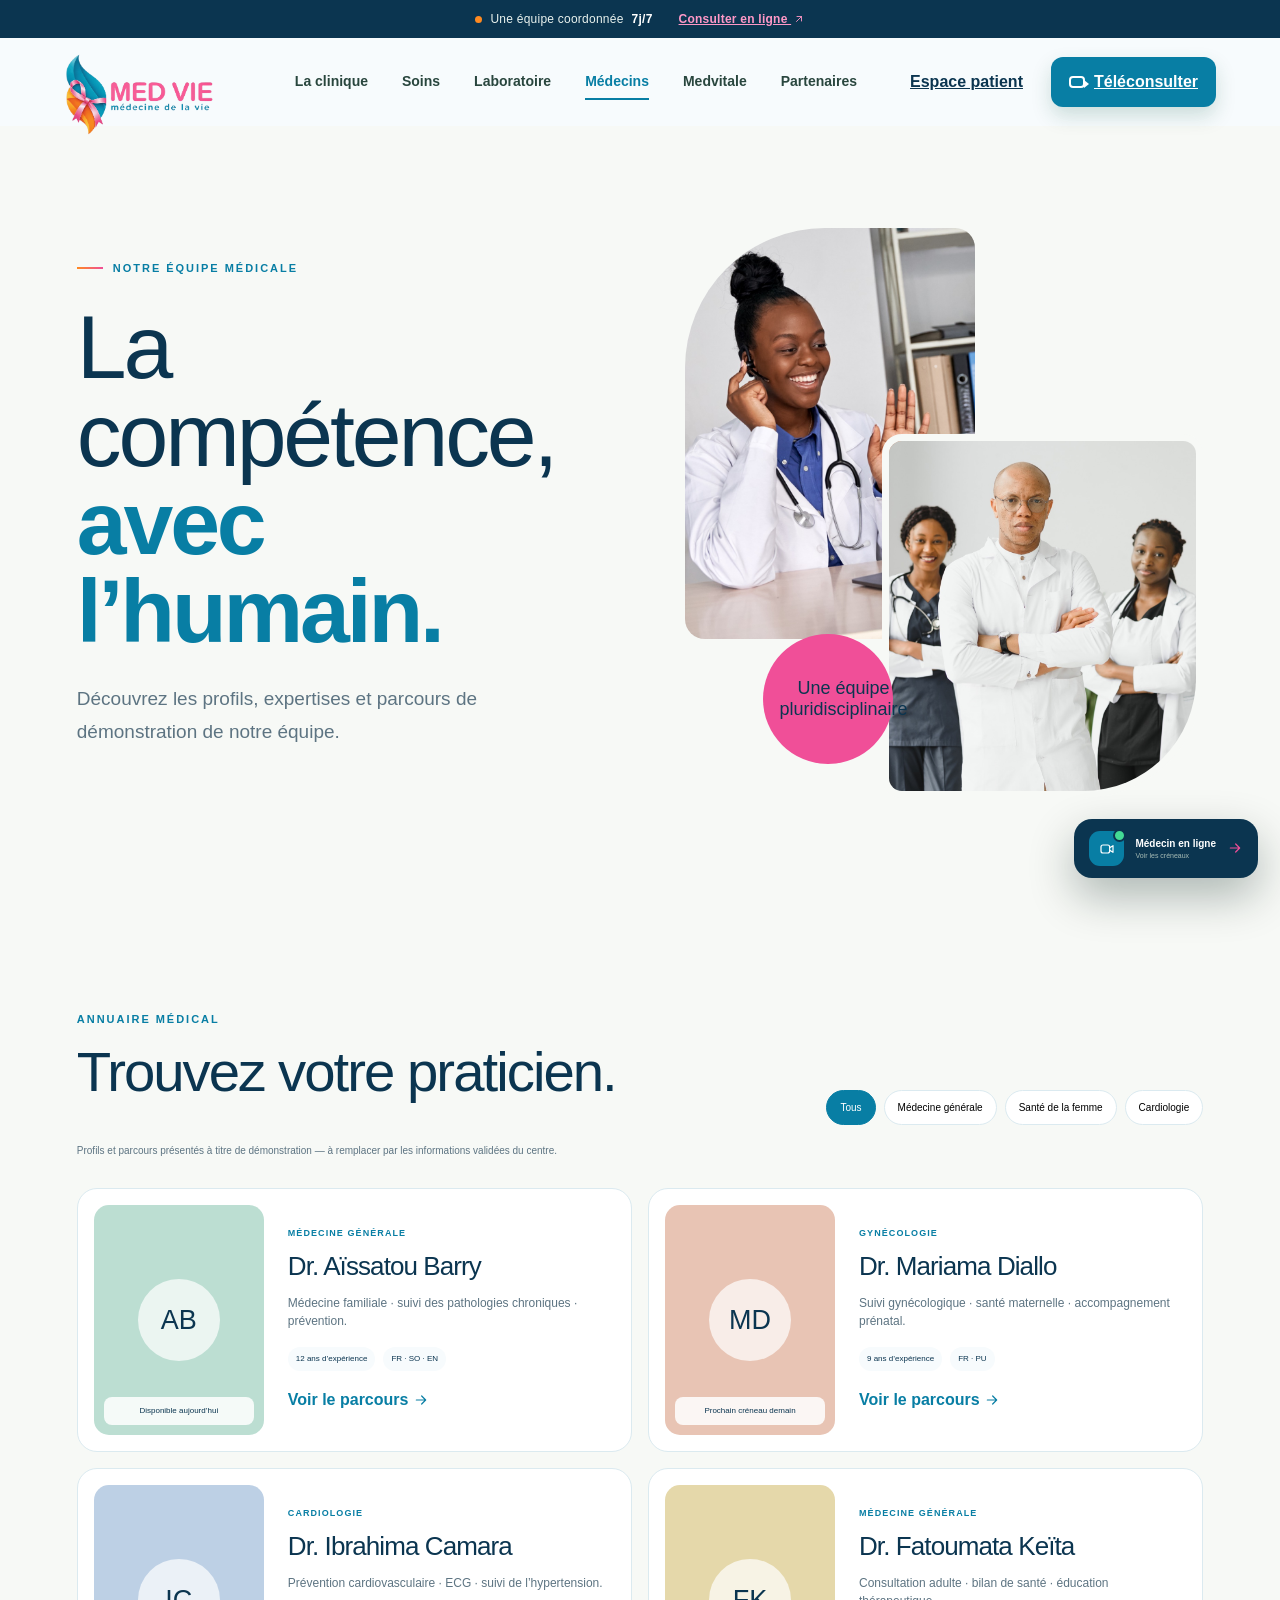
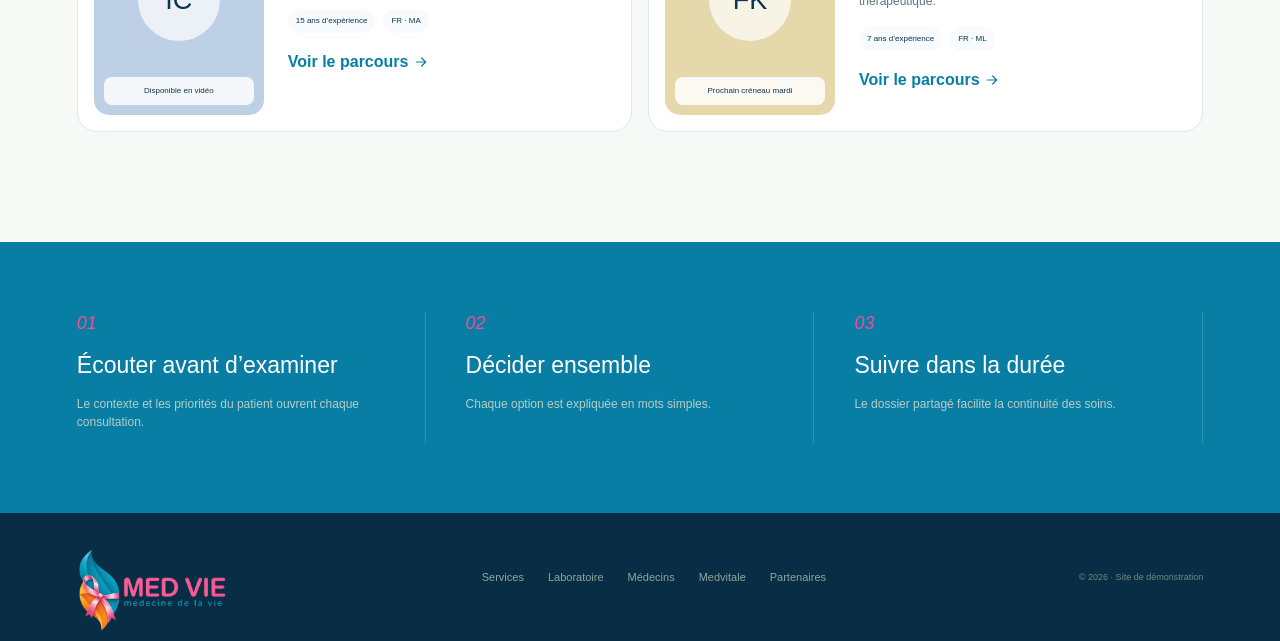
<file: medecins.html>
<!doctype html><html lang="fr"><head><meta charset="utf-8"><meta name="viewport" content="width=device-width,initial-scale=1"><meta name="theme-color" content="#087ea4"><meta name="description" content="Rencontrez les médecins de Clinique Medvie et découvrez leurs parcours."><title>Nos médecins — Clinique Medvie</title><link rel="icon" href="logo.png?v=medvie3"><link rel="stylesheet" href="styles.css?v=ui2"></head><body class="inner-page doctors-page">
<div class="notice-bar"><span class="pulse-dot"></span> Une équipe coordonnée <strong>7j/7</strong><a class="notice-link" href="teleconsultation.html">Consulter en ligne ↗</a></div><header class="site-header"><a class="brand" href="index.html"><span class="brand-logo"><img src="logo.png?v=medvie3" alt="Logo Clinique Medvie"></span><span><strong>MEDVIE</strong><small>CLINIQUE 24H/7</small></span></a><nav class="desktop-nav"><a href="centre.html">La clinique</a><a href="services.html">Soins</a><a href="laboratoire.html">Laboratoire</a><a class="active" href="medecins.html">Médecins</a><a href="medvitale.html">Medvitale</a><a href="partenaires.html">Partenaires</a></nav><div class="header-actions"><a class="btn btn-ghost desktop-only" href="patient.html">Espace patient</a><a class="btn btn-primary" href="teleconsultation.html"><span class="video-icon"></span>Téléconsulter</a><button class="menu-toggle"><i></i><i></i></button></div><div class="mobile-menu"><a href="centre.html">La clinique</a><a href="services.html">Nos soins</a><a href="laboratoire.html">Laboratoire</a><a href="medecins.html">Médecins</a><a href="medvitale.html">Medvitale</a><a href="partenaires.html">Partenaires</a><a href="patient.html">Espace patient</a></div></header>
<main><section class="page-hero doctor-hero"><div class="reveal"><div class="eyebrow"><span></span>Notre équipe médicale</div><h1>La compétence,<br><em>avec l’humain.</em></h1><p>Découvrez les profils, expertises et parcours de démonstration de notre équipe.</p></div><div class="doctor-hero-collage reveal delay-1"><img src="direction.jpg?v=medvie2" alt="Membre de la direction médicale"><img src="equipe-medicale.jpg?v=medvie2" alt="Équipe médicale"><span>Une équipe<br>pluridisciplinaire</span></div></section>
<section class="section doctors-directory"><div class="directory-head reveal"><div><p class="kicker">Annuaire médical</p><h2>Trouvez votre praticien.</h2></div><div class="doctor-filters" role="group" aria-label="Filtrer par spécialité"><button class="active" data-filter="all">Tous</button><button data-filter="general">Médecine générale</button><button data-filter="women">Santé de la femme</button><button data-filter="cardio">Cardiologie</button></div></div><p class="demo-note">Profils et parcours présentés à titre de démonstration — à remplacer par les informations validées du centre.</p><div class="doctor-grid">
<article class="doctor-card reveal" data-specialty="general"><div class="doctor-portrait portrait-green"><span>AB</span><i>Disponible aujourd’hui</i></div><div><small>Médecine générale</small><h3>Dr. Aïssatou Barry</h3><p>Médecine familiale · suivi des pathologies chroniques · prévention.</p><div class="credentials"><span>12 ans d’expérience</span><span>FR · SO · EN</span></div><button data-doctor="Dr. Aïssatou Barry" data-path="Doctorat en médecine · Formation continue en santé communautaire · Médecine familiale et prévention">Voir le parcours →</button></div></article>
<article class="doctor-card reveal delay-1" data-specialty="women"><div class="doctor-portrait portrait-coral"><span>MD</span><i>Prochain créneau demain</i></div><div><small>Gynécologie</small><h3>Dr. Mariama Diallo</h3><p>Suivi gynécologique · santé maternelle · accompagnement prénatal.</p><div class="credentials"><span>9 ans d’expérience</span><span>FR · PU</span></div><button data-doctor="Dr. Mariama Diallo" data-path="Doctorat en médecine · Spécialisation en gynécologie-obstétrique · Santé maternelle">Voir le parcours →</button></div></article>
<article class="doctor-card reveal delay-2" data-specialty="cardio"><div class="doctor-portrait portrait-blue"><span>IC</span><i>Disponible en vidéo</i></div><div><small>Cardiologie</small><h3>Dr. Ibrahima Camara</h3><p>Prévention cardiovasculaire · ECG · suivi de l’hypertension.</p><div class="credentials"><span>15 ans d’expérience</span><span>FR · MA</span></div><button data-doctor="Dr. Ibrahima Camara" data-path="Doctorat en médecine · Diplôme spécialisé en cardiologie · Prévention cardiovasculaire">Voir le parcours →</button></div></article>
<article class="doctor-card reveal" data-specialty="general"><div class="doctor-portrait portrait-gold"><span>FK</span><i>Prochain créneau mardi</i></div><div><small>Médecine générale</small><h3>Dr. Fatoumata Keïta</h3><p>Consultation adulte · bilan de santé · éducation thérapeutique.</p><div class="credentials"><span>7 ans d’expérience</span><span>FR · ML</span></div><button data-doctor="Dr. Fatoumata Keïta" data-path="Doctorat en médecine · Formation en éducation thérapeutique · Médecine préventive">Voir le parcours →</button></div></article></div></section>
<section class="team-values"><div class="reveal"><span>01</span><strong>Écouter avant d’examiner</strong><p>Le contexte et les priorités du patient ouvrent chaque consultation.</p></div><div class="reveal delay-1"><span>02</span><strong>Décider ensemble</strong><p>Chaque option est expliquée en mots simples.</p></div><div class="reveal delay-2"><span>03</span><strong>Suivre dans la durée</strong><p>Le dossier partagé facilite la continuité des soins.</p></div></section></main><footer class="compact-footer"><a class="brand footer-brand" href="index.html"><span class="brand-logo"><img src="logo.png?v=medvie3" alt=""></span><span><strong>MEDVIE</strong><small>CLINIQUE 24H/7</small></span></a><div><a href="services.html">Services</a><a href="laboratoire.html">Laboratoire</a><a href="medecins.html">Médecins</a><a href="medvitale.html">Medvitale</a><a href="partenaires.html">Partenaires</a></div><span>© 2026 · Site de démonstration</span></footer>
<div class="profile-modal" hidden><div data-profile-close></div><article><button data-profile-close>×</button><div class="profile-avatar">AB</div><p class="kicker">Parcours médical</p><h2></h2><p class="profile-path"></p><div class="timeline"><span><i></i><b>Formation médicale</b><small>Compétences fondamentales et pratique clinique.</small></span><span><i></i><b>Spécialisation</b><small>Expertise dédiée au parcours du patient.</small></span><span><i></i><b>Pratique au centre</b><small>Coordination avec le laboratoire et les autres services.</small></span></div><a class="btn btn-accent btn-full" href="services.html#catalogue">Prendre rendez-vous</a></article></div><div class="toast"></div><script src="pages.js"></script><script src="icons.js?v=ui2"></script></body></html>
</file>
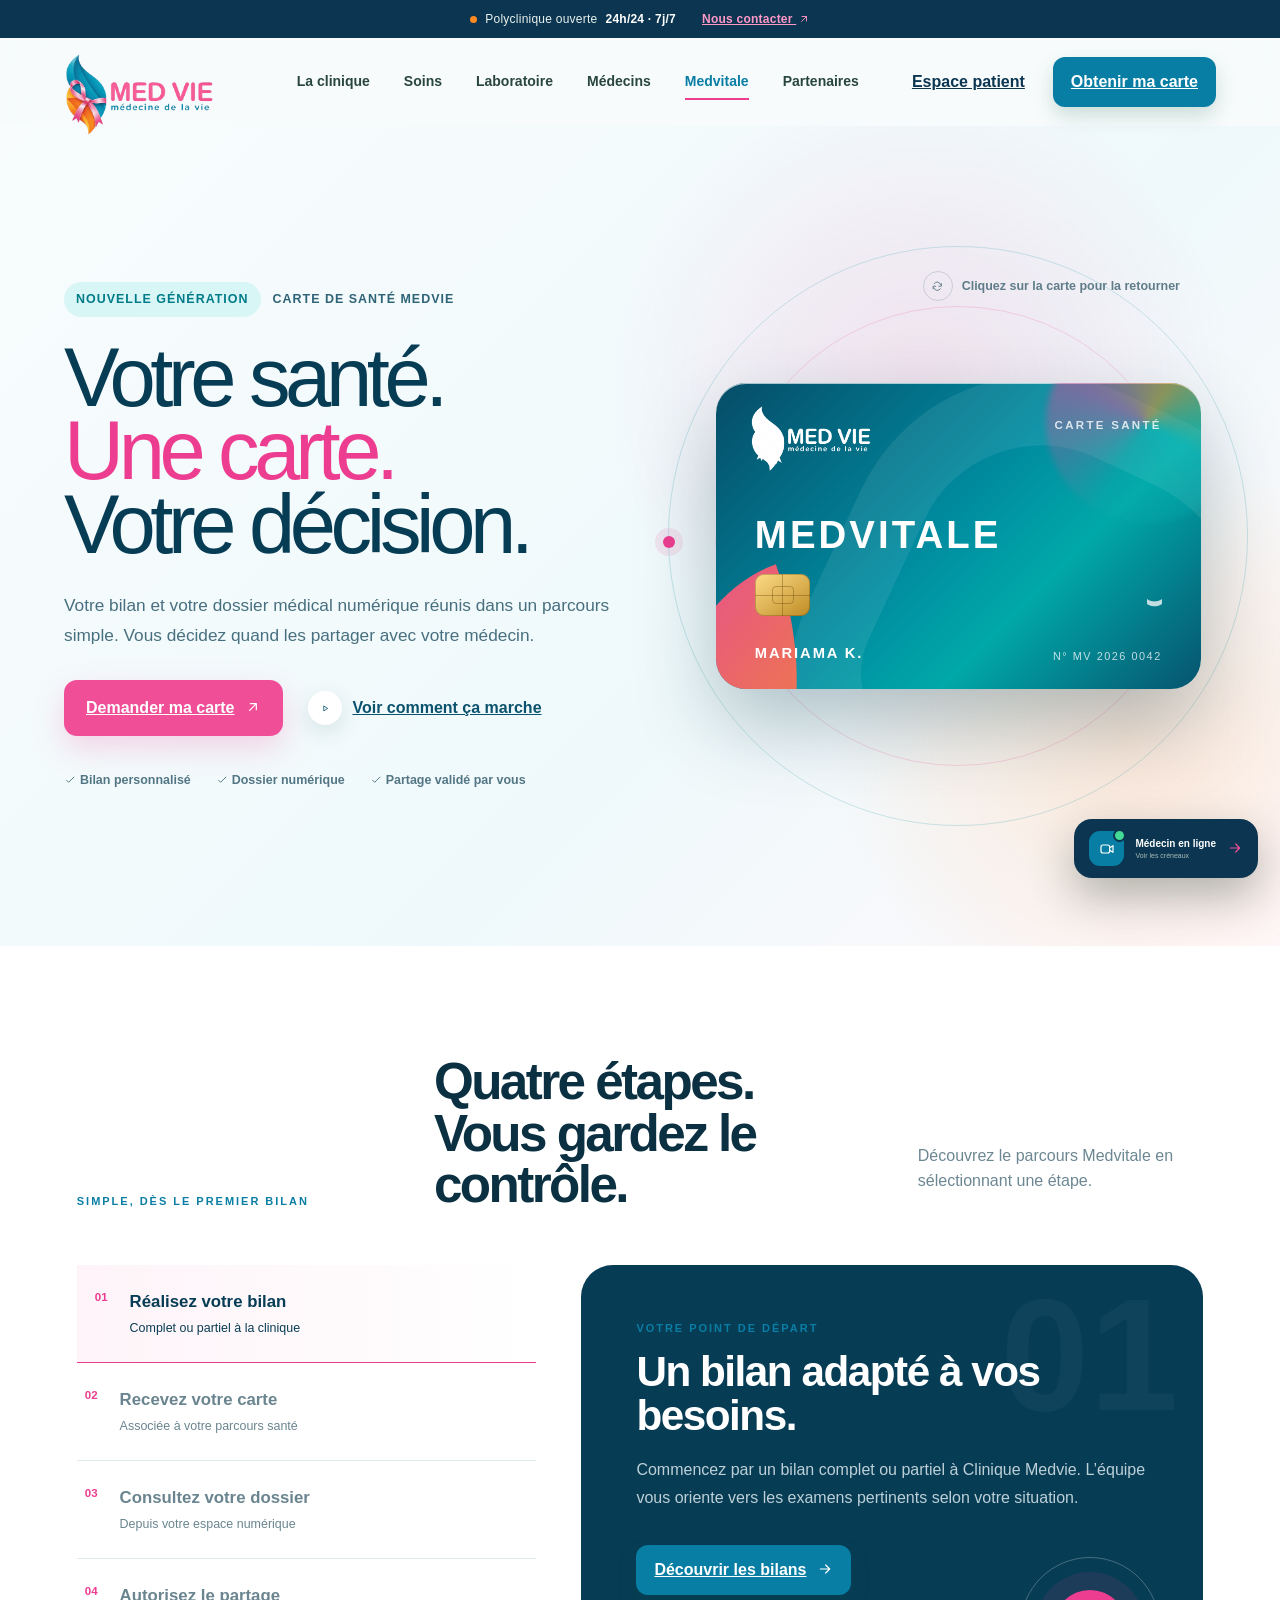
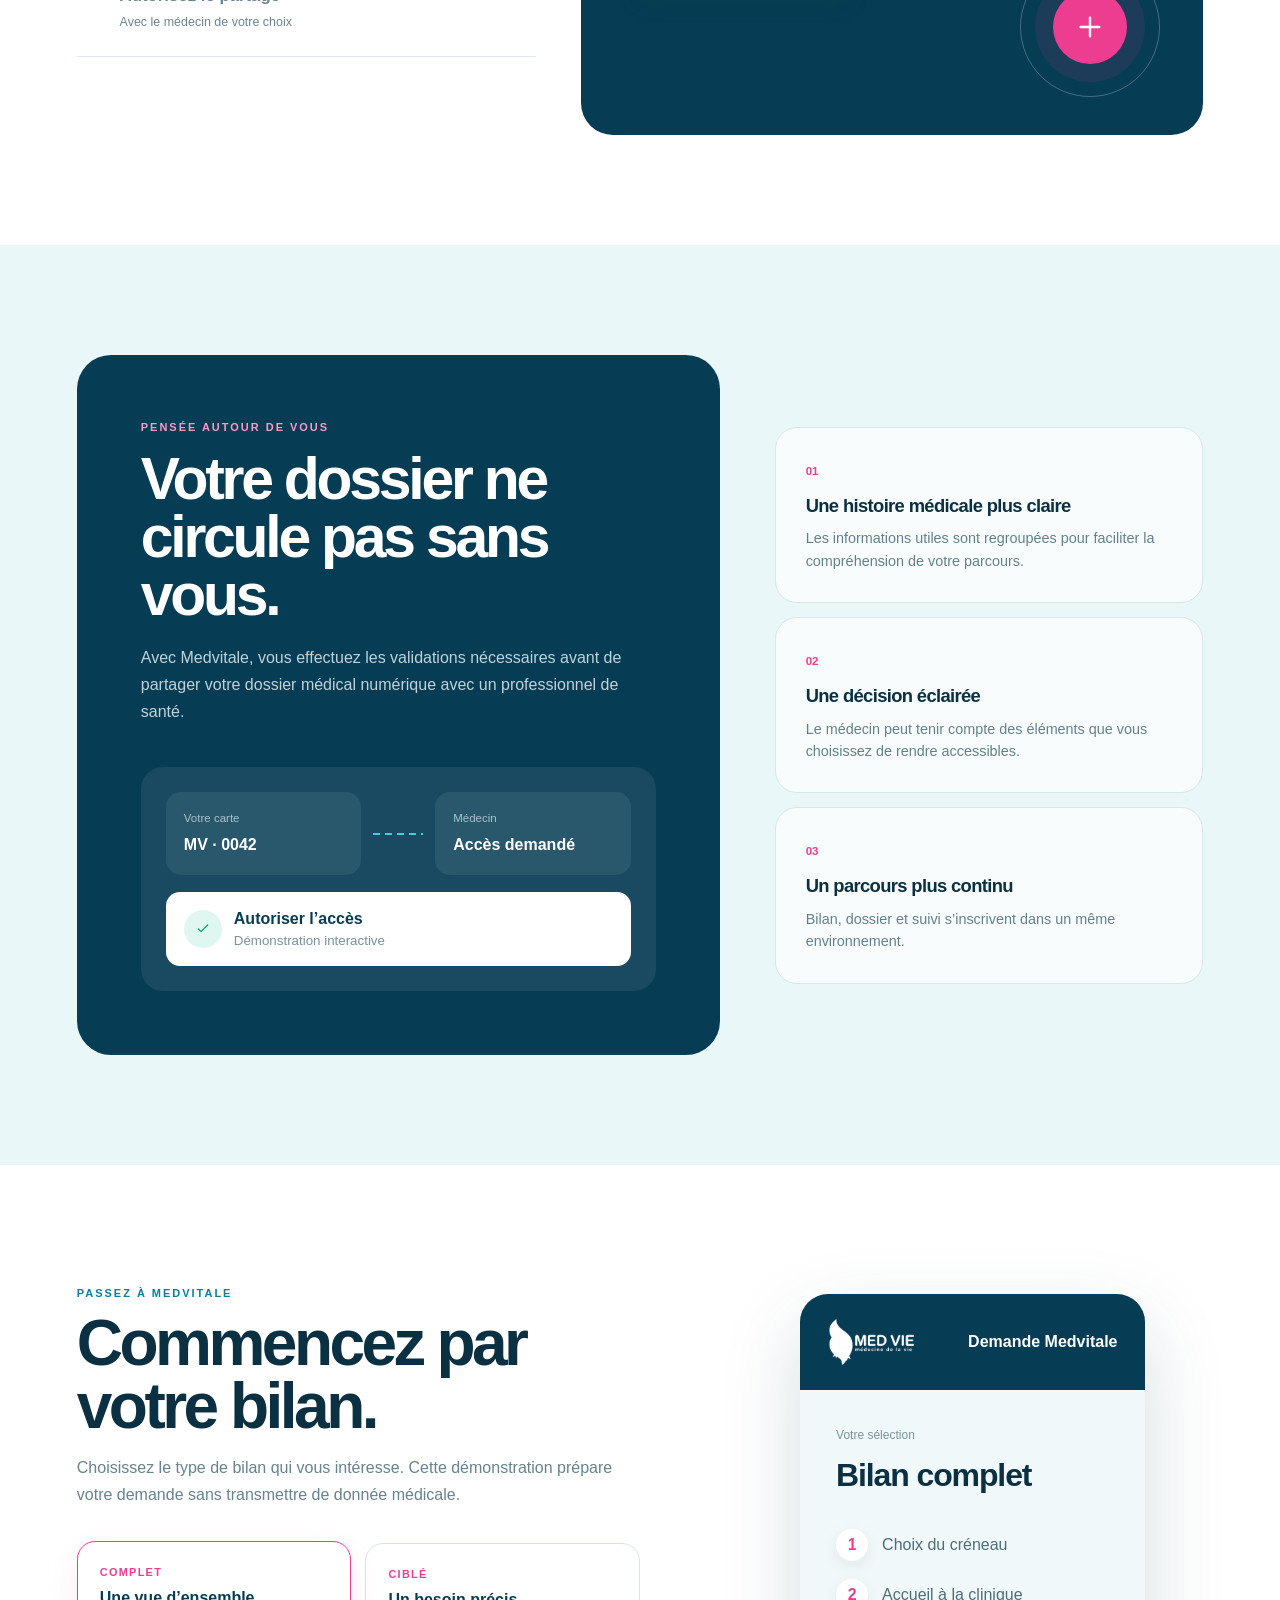
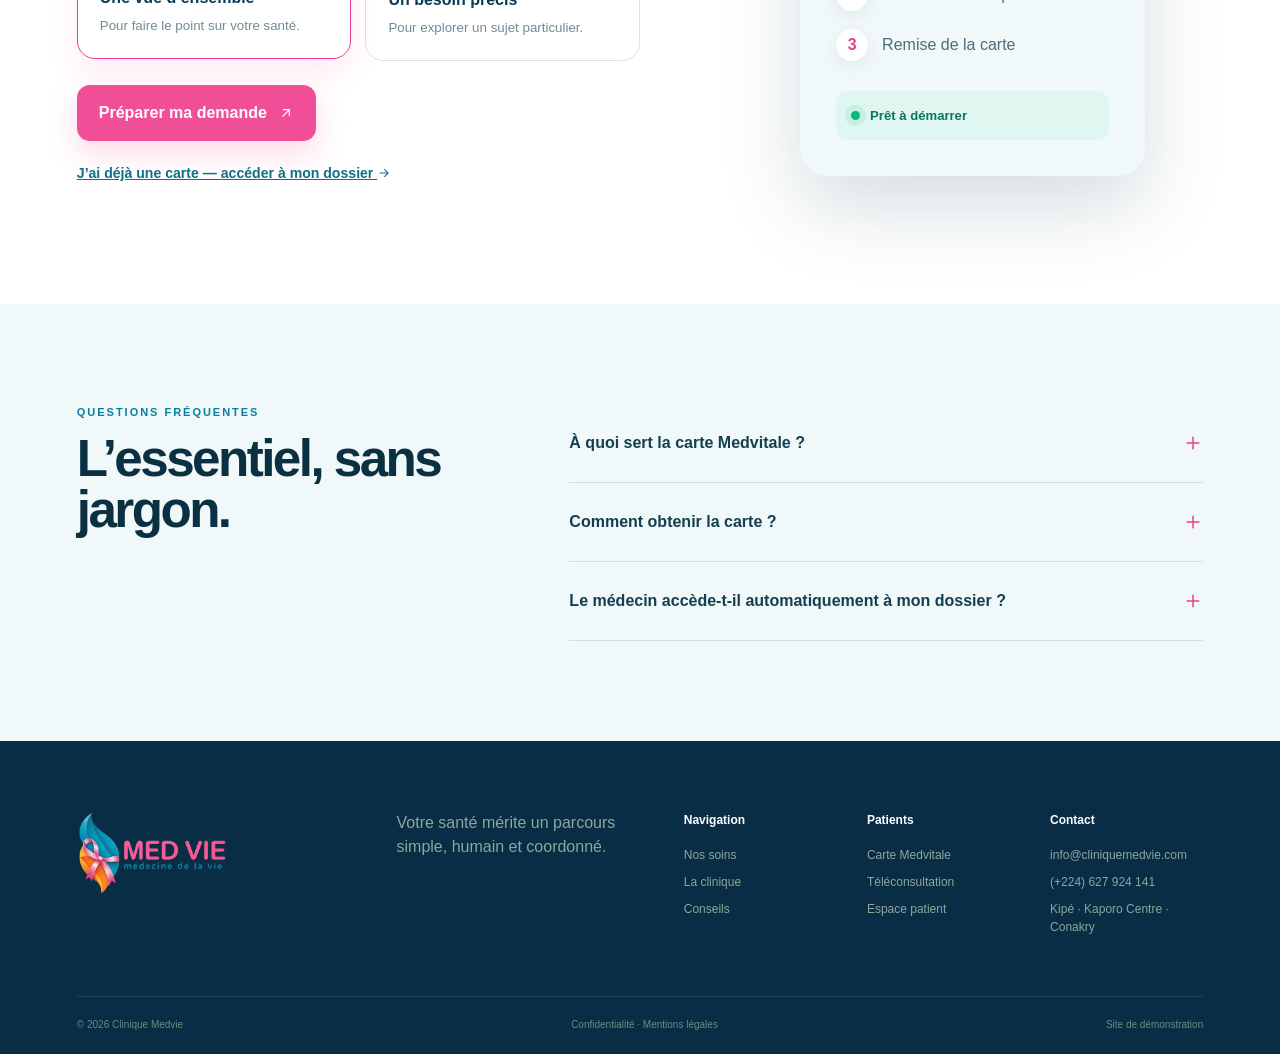
<file: medvitale.html>
<!doctype html>
<html lang="fr">
<head>
  <meta charset="utf-8">
  <meta name="viewport" content="width=device-width,initial-scale=1">
  <meta name="theme-color" content="#073c55">
  <meta name="description" content="Découvrez Medvitale, la carte santé de Clinique Medvie : bilan, dossier numérique et partage contrôlé avec votre médecin.">
  <title>Carte Medvitale — Clinique Medvie</title>
  <link rel="icon" href="logo.png?v=medvie3">
  <link rel="stylesheet" href="styles.css?v=ui2">
  <link rel="stylesheet" href="medvitale.css?v=ui2">
</head>
<body class="medvitale-page">
  <a class="skip-link" href="#main">Aller au contenu</a>
  <div class="notice-bar"><span class="pulse-dot"></span> Polyclinique ouverte <strong>24h/24 · 7j/7</strong><a class="notice-link" href="contact.html">Nous contacter <span>↗</span></a></div>
  <header class="site-header medvitale-header" id="header">
    <a class="brand" href="index.html" aria-label="Clinique Medvie, accueil"><span class="brand-logo"><img src="logo.png?v=medvie3" alt="Logo Clinique Medvie" width="56" height="56"></span><span><strong>MEDVIE</strong><small>CLINIQUE 24H/7</small></span></a>
    <nav class="desktop-nav" aria-label="Navigation principale"><a href="centre.html">La clinique</a><a href="services.html">Soins</a><a href="laboratoire.html">Laboratoire</a><a href="medecins.html">Médecins</a><a class="active nav-medvitale" href="medvitale.html" aria-current="page">Medvitale</a><a href="partenaires.html">Partenaires</a></nav>
    <div class="header-actions"><a class="btn btn-ghost desktop-only" href="patient.html">Espace patient</a><a class="btn btn-primary" href="#obtenir">Obtenir ma carte</a><button class="menu-toggle" aria-label="Ouvrir le menu" aria-expanded="false"><i></i><i></i></button></div>
    <div class="mobile-menu" aria-hidden="true"><a href="centre.html">La clinique</a><a href="services.html">Soins</a><a href="laboratoire.html">Laboratoire</a><a href="medecins.html">Médecins</a><a href="medvitale.html">Medvitale</a><a href="patient.html">Espace patient</a></div>
  </header>

  <main id="main">
    <section class="mv-hero">
      <div class="mv-hero-copy reveal">
        <p class="mv-eyebrow"><span>Nouvelle génération</span> Carte de santé Medvie</p>
        <h1>Votre santé.<br><em>Une carte.</em><br>Votre décision.</h1>
        <p class="mv-lede">Votre bilan et votre dossier médical numérique réunis dans un parcours simple. Vous décidez quand les partager avec votre médecin.</p>
        <div class="mv-actions"><a class="btn btn-accent btn-large" href="#obtenir">Demander ma carte <span>↗</span></a><a class="mv-text-link" href="#fonctionnement"><span>▶</span> Voir comment ça marche</a></div>
        <div class="mv-trust"><span>✓ Bilan personnalisé</span><span>✓ Dossier numérique</span><span>✓ Partage validé par vous</span></div>
      </div>
      <div class="mv-card-stage reveal delay-1" aria-label="Démonstration interactive de la carte Medvitale">
        <p class="mv-card-hint"><span>↻</span> Cliquez sur la carte pour la retourner</p>
        <button class="mv-card" id="medvitaleCard" type="button" aria-pressed="false" aria-label="Retourner la carte Medvitale">
          <span class="mv-card-inner">
            <span class="mv-card-face mv-front">
              <span class="mv-holo"></span><span class="mv-shine"></span>
              <img src="logo.png?v=medvie3" alt="" aria-hidden="true"><span class="mv-card-label">CARTE SANTÉ</span>
              <strong>MEDVITALE</strong><span class="mv-chip"><i></i><i></i><i></i></span>
              <span class="mv-person"><b>MARIAMA K.</b><small>N° MV 2026 0042</small></span>
              <span class="mv-contactless">)))</span>
            </span>
            <span class="mv-card-face mv-back">
              <span class="mv-strip"></span><span class="mv-back-copy"><b>Votre dossier, votre choix.</b><small>Présentez cette carte à l’accueil et validez l’accès avec votre médecin.</small></span>
              <span class="mv-qr" aria-hidden="true"><i></i><i></i><i></i><i></i><i></i><i></i><i></i><i></i><i></i></span>
              <span class="mv-demo">CARTE DE DÉMONSTRATION · NON VALIDE</span>
            </span>
          </span>
        </button>
        <div class="mv-orbit mv-orbit-one"></div><div class="mv-orbit mv-orbit-two"></div>
      </div>
    </section>

    <section class="mv-flow section" id="fonctionnement">
      <div class="mv-section-head reveal"><p class="kicker">Simple, dès le premier bilan</p><h2>Quatre étapes.<br>Vous gardez le contrôle.</h2><p>Découvrez le parcours Medvitale en sélectionnant une étape.</p></div>
      <div class="mv-flow-grid">
        <div class="mv-steps reveal" role="tablist" aria-label="Parcours Medvitale">
          <button class="active" role="tab" aria-selected="true" aria-controls="mv-step-panel" data-step="0"><span>01</span><div><b>Réalisez votre bilan</b><small>Complet ou partiel à la clinique</small></div></button>
          <button role="tab" aria-selected="false" aria-controls="mv-step-panel" data-step="1"><span>02</span><div><b>Recevez votre carte</b><small>Associée à votre parcours santé</small></div></button>
          <button role="tab" aria-selected="false" aria-controls="mv-step-panel" data-step="2"><span>03</span><div><b>Consultez votre dossier</b><small>Depuis votre espace numérique</small></div></button>
          <button role="tab" aria-selected="false" aria-controls="mv-step-panel" data-step="3"><span>04</span><div><b>Autorisez le partage</b><small>Avec le médecin de votre choix</small></div></button>
        </div>
        <article class="mv-step-panel reveal delay-1" id="mv-step-panel" role="tabpanel" tabindex="0">
          <div class="mv-panel-number">01</div><p class="kicker" id="mv-panel-kicker">Votre point de départ</p><h3 id="mv-panel-title">Un bilan adapté à vos besoins.</h3><p id="mv-panel-text">Commencez par un bilan complet ou partiel à Clinique Medvie. L’équipe vous oriente vers les examens pertinents selon votre situation.</p><a class="btn btn-primary" id="mv-panel-link" href="laboratoire.html">Découvrir les bilans <span>→</span></a>
          <div class="mv-panel-visual"><span class="mv-pulse-ring"></span><b id="mv-panel-icon">＋</b></div>
        </article>
      </div>
    </section>

    <section class="mv-control section" id="autorisation">
      <div class="mv-control-card reveal"><p class="kicker light">Pensée autour de vous</p><h2>Votre dossier ne circule pas sans vous.</h2><p>Avec Medvitale, vous effectuez les validations nécessaires avant de partager votre dossier médical numérique avec un professionnel de santé.</p><div class="mv-control-demo"><div><span>Votre carte</span><b>MV · 0042</b></div><i class="mv-connection"></i><div><span>Médecin</span><b>Accès demandé</b></div><button id="authorizeDemo" type="button"><span>✓</span><b>Autoriser l’accès</b><small>Démonstration interactive</small></button></div></div>
      <div class="mv-benefits reveal delay-1"><article><span>01</span><h3>Une histoire médicale plus claire</h3><p>Les informations utiles sont regroupées pour faciliter la compréhension de votre parcours.</p></article><article><span>02</span><h3>Une décision éclairée</h3><p>Le médecin peut tenir compte des éléments que vous choisissez de rendre accessibles.</p></article><article><span>03</span><h3>Un parcours plus continu</h3><p>Bilan, dossier et suivi s’inscrivent dans un même environnement.</p></article></div>
    </section>

    <section class="mv-access section" id="obtenir">
      <div class="mv-access-copy reveal"><p class="kicker">Passez à Medvitale</p><h2>Commencez par votre bilan.</h2><p>Choisissez le type de bilan qui vous intéresse. Cette démonstration prépare votre demande sans transmettre de donnée médicale.</p><div class="mv-choice" role="radiogroup" aria-label="Type de bilan"><button class="active" role="radio" aria-checked="true" data-plan="Bilan complet"><span>Complet</span><b>Une vue d’ensemble</b><small>Pour faire le point sur votre santé.</small></button><button role="radio" aria-checked="false" data-plan="Bilan partiel"><span>Ciblé</span><b>Un besoin précis</b><small>Pour explorer un sujet particulier.</small></button></div><button class="btn btn-accent btn-large" id="requestCard">Préparer ma demande <span>↗</span></button><a class="mv-existing" href="patient.html">J’ai déjà une carte — accéder à mon dossier <span>→</span></a></div>
      <div class="mv-request-card reveal delay-1"><div class="mv-request-top"><img src="logo.png?v=medvie3" alt="Clinique Medvie"><span>Demande Medvitale</span></div><div class="mv-request-body"><p>Votre sélection</p><h3 id="selectedPlan">Bilan complet</h3><ul><li><span>1</span>Choix du créneau</li><li><span>2</span>Accueil à la clinique</li><li><span>3</span>Remise de la carte</li></ul><div class="mv-request-status"><i></i><span>Prêt à démarrer</span></div></div></div>
    </section>

    <section class="mv-faq section"><div class="mv-section-head reveal"><p class="kicker">Questions fréquentes</p><h2>L’essentiel, sans jargon.</h2></div><div class="mv-faq-list reveal delay-1"><details><summary>À quoi sert la carte Medvitale ?<span>＋</span></summary><p>Elle vous permet d’accéder à votre dossier médical numérique et d’effectuer les validations nécessaires pour le partager avec un médecin.</p></details><details><summary>Comment obtenir la carte ?<span>＋</span></summary><p>Le parcours commence par un bilan de santé complet ou partiel auprès de Clinique Medvie. L’équipe vous explique ensuite l’activation de la carte.</p></details><details><summary>Le médecin accède-t-il automatiquement à mon dossier ?<span>＋</span></summary><p>Non. Le partage nécessite votre validation. La démonstration sur cette page illustre ce contrôle sans traiter de données réelles.</p></details></div></section>
  </main>

  <footer><div class="footer-main"><a class="brand footer-brand" href="index.html"><span class="brand-logo"><img src="logo.png?v=medvie3" alt="" width="152" height="58"></span><span><strong>MEDVIE</strong><small>CLINIQUE 24H/7</small></span></a><p>Votre santé mérite un parcours simple, humain et coordonné.</p><div class="footer-links"><div><strong>Navigation</strong><a href="services.html">Nos soins</a><a href="centre.html">La clinique</a><a href="conseils.html">Conseils</a></div><div><strong>Patients</strong><a href="medvitale.html">Carte Medvitale</a><a href="teleconsultation.html">Téléconsultation</a><a href="patient.html">Espace patient</a></div><div><strong>Contact</strong><a href="mailto:info@cliniquemedvie.com">info@cliniquemedvie.com</a><a href="tel:+224627924141">(+224) 627 924 141</a><span>Kipé · Kaporo Centre · Conakry</span></div></div></div><div class="footer-bottom"><span>© 2026 Clinique Medvie</span><span>Confidentialité · Mentions légales</span><span>Site de démonstration</span></div></footer>
  <div class="mv-toast" role="status" aria-live="polite"></div>
  <script src="app.js"></script><script src="medvitale.js"></script>
<script src="icons.js?v=ui2"></script></body>
</html>
</file>
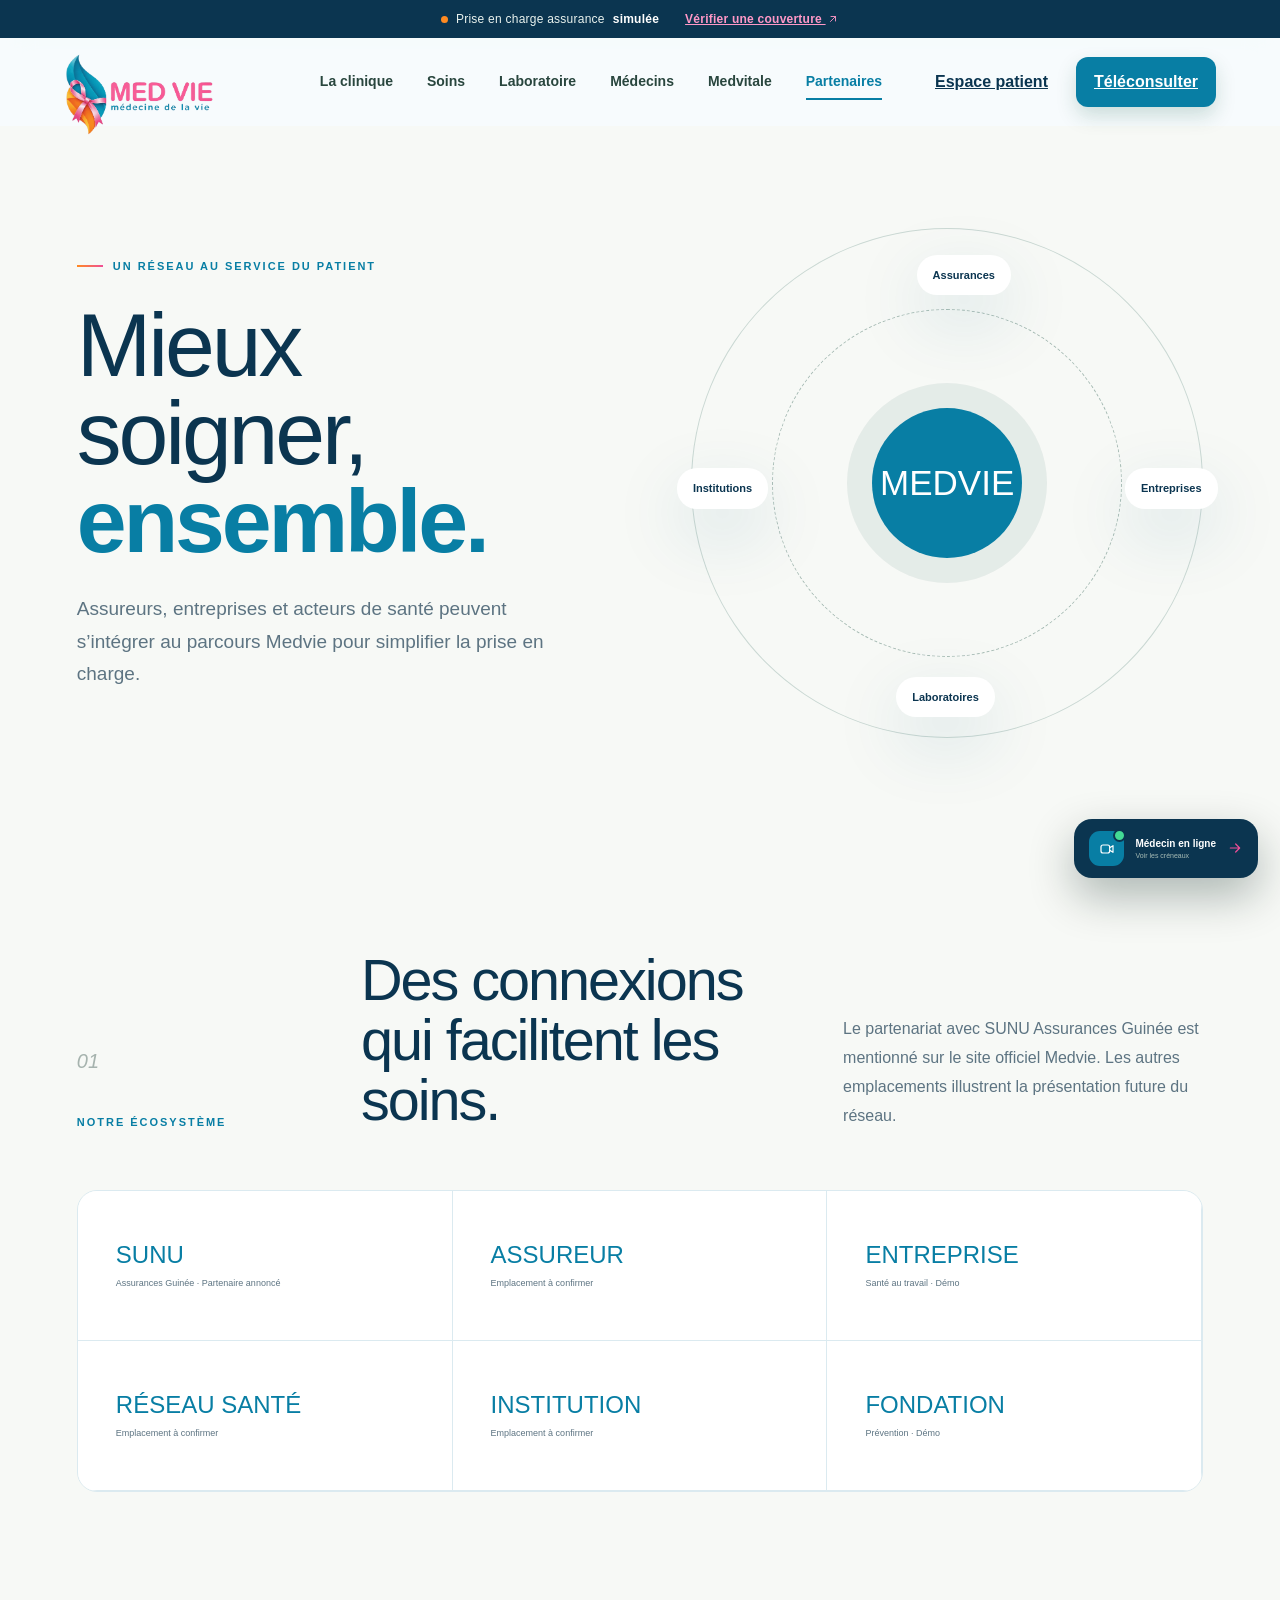
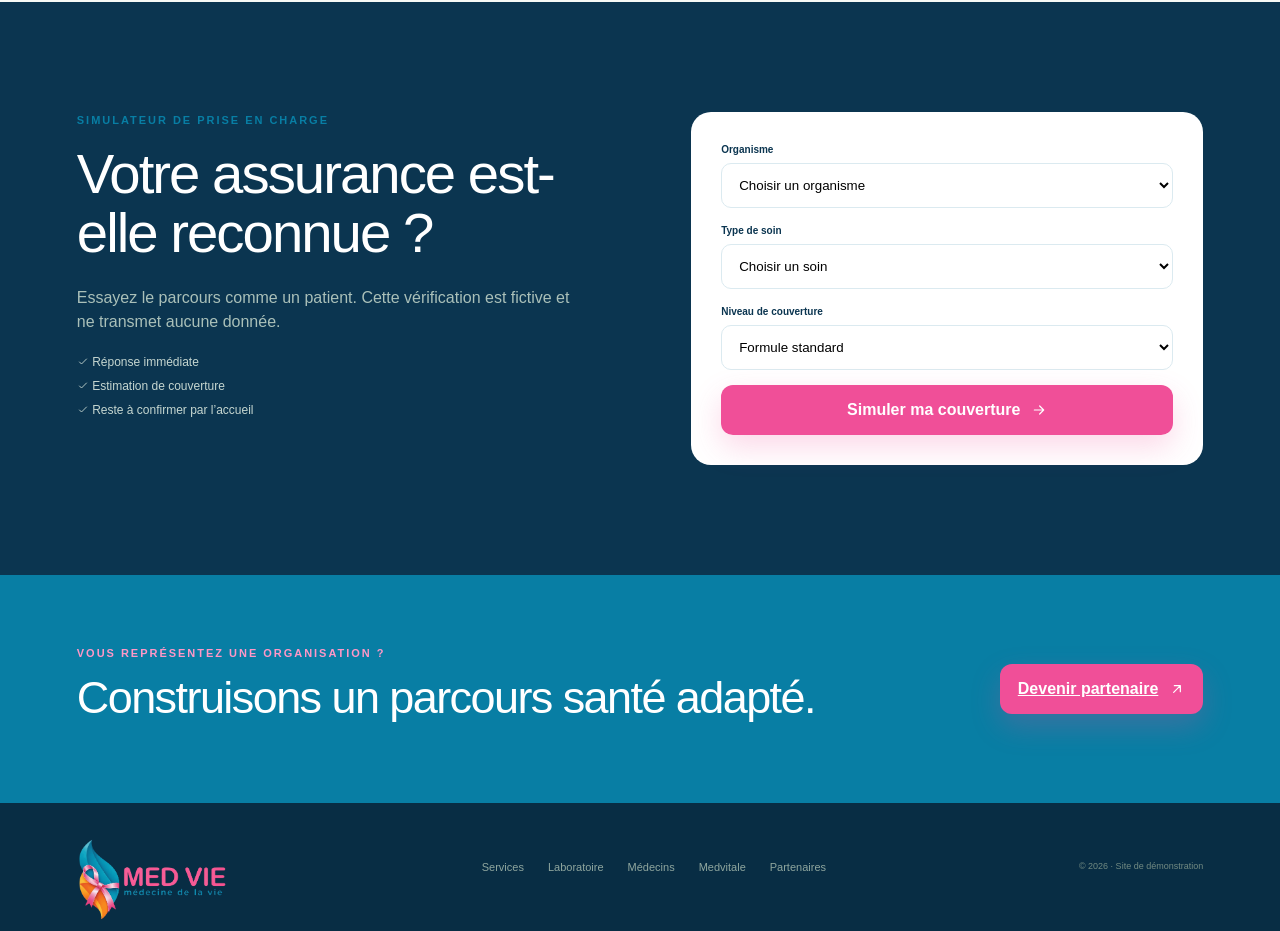
<file: partenaires.html>
<!doctype html><html lang="fr"><head><meta charset="utf-8"><meta name="viewport" content="width=device-width,initial-scale=1"><meta name="theme-color" content="#087ea4"><meta name="description" content="Partenaires institutionnels et assurances de Clinique Medvie."><title>Partenaires & assurances — Clinique Medvie</title><link rel="icon" href="logo.png?v=medvie3"><link rel="stylesheet" href="styles.css?v=ui2"></head><body class="inner-page partners-page"><div class="notice-bar"><span class="pulse-dot"></span> Prise en charge assurance <strong>simulée</strong><a class="notice-link" href="#eligibilite">Vérifier une couverture ↗</a></div><header class="site-header"><a class="brand" href="index.html"><span class="brand-logo"><img src="logo.png?v=medvie3" alt="Logo Clinique Medvie"></span><span><strong>MEDVIE</strong><small>CLINIQUE 24H/7</small></span></a><nav class="desktop-nav"><a href="centre.html">La clinique</a><a href="services.html">Soins</a><a href="laboratoire.html">Laboratoire</a><a href="medecins.html">Médecins</a><a href="medvitale.html">Medvitale</a><a class="active" href="partenaires.html">Partenaires</a></nav><div class="header-actions"><a class="btn btn-ghost desktop-only" href="patient.html">Espace patient</a><a class="btn btn-primary" href="teleconsultation.html">Téléconsulter</a><button class="menu-toggle"><i></i><i></i></button></div><div class="mobile-menu"><a href="centre.html">La clinique</a><a href="services.html">Nos soins</a><a href="laboratoire.html">Laboratoire</a><a href="medecins.html">Médecins</a><a href="medvitale.html">Medvitale</a><a href="partenaires.html">Partenaires</a><a href="patient.html">Espace patient</a></div></header>
<main><section class="page-hero partner-hero"><div class="reveal"><div class="eyebrow"><span></span>Un réseau au service du patient</div><h1>Mieux soigner,<br><em>ensemble.</em></h1><p>Assureurs, entreprises et acteurs de santé peuvent s’intégrer au parcours Medvie pour simplifier la prise en charge.</p></div><div class="partner-orbit reveal delay-1"><div>MEDVIE</div><span style="--i:0">Assurances</span><span style="--i:1">Entreprises</span><span style="--i:2">Laboratoires</span><span style="--i:3">Institutions</span></div></section>
<section class="section partner-types"><div class="section-heading reveal"><div><span class="section-index">01</span><p class="kicker">Notre écosystème</p></div><h2>Des connexions<br>qui facilitent les soins.</h2><p>Le partenariat avec SUNU Assurances Guinée est mentionné sur le site officiel Medvie. Les autres emplacements illustrent la présentation future du réseau.</p></div><div class="partner-logo-grid reveal"><div><b>SUNU</b><span>Assurances Guinée · Partenaire annoncé</span></div><div><b>ASSUREUR</b><span>Emplacement à confirmer</span></div><div><b>ENTREPRISE</b><span>Santé au travail · Démo</span></div><div><b>RÉSEAU SANTÉ</b><span>Emplacement à confirmer</span></div><div><b>INSTITUTION</b><span>Emplacement à confirmer</span></div><div><b>FONDATION</b><span>Prévention · Démo</span></div></div></section>
<section class="section eligibility" id="eligibilite"><div class="eligibility-copy reveal"><p class="kicker">Simulateur de prise en charge</p><h2>Votre assurance est-elle reconnue ?</h2><p>Essayez le parcours comme un patient. Cette vérification est fictive et ne transmet aucune donnée.</p><ul><li>✓ Réponse immédiate</li><li>✓ Estimation de couverture</li><li>✓ Reste à confirmer par l’accueil</li></ul></div><form class="coverage-card reveal delay-1" id="coverageForm"><label>Organisme<select required><option value="">Choisir un organisme</option><option>Assur Démo</option><option>Vitalis Démo</option><option>Santé+ Démo</option><option>Autre organisme</option></select></label><label>Type de soin<select required><option value="">Choisir un soin</option><option>Consultation générale</option><option>Analyses médicales</option><option>Imagerie</option><option>Hospitalisation de jour</option></select></label><label>Niveau de couverture<select required><option>Formule standard</option><option>Formule famille</option><option>Formule premium</option></select></label><button class="btn btn-accent btn-full" type="submit">Simuler ma couverture →</button><div class="coverage-result" hidden><span>✓</span><div><strong>Prise en charge probable</strong><p>Une couverture de démonstration entre 60 % et 80 % a été estimée. Confirmation requise à l’accueil.</p></div></div></form></section>
<section class="partner-cta"><div><p class="kicker light">Vous représentez une organisation ?</p><h2>Construisons un parcours santé adapté.</h2></div><a class="btn btn-accent" href="mailto:info@cliniquemedvie.com">Devenir partenaire ↗</a></section></main><footer class="compact-footer"><a class="brand footer-brand" href="index.html"><span class="brand-logo"><img src="logo.png?v=medvie3" alt=""></span><span><strong>MEDVIE</strong><small>CLINIQUE 24H/7</small></span></a><div><a href="services.html">Services</a><a href="laboratoire.html">Laboratoire</a><a href="medecins.html">Médecins</a><a href="medvitale.html">Medvitale</a><a href="partenaires.html">Partenaires</a></div><span>© 2026 · Site de démonstration</span></footer><div class="toast"></div><script src="pages.js"></script><script src="icons.js?v=ui2"></script></body></html>
</file>
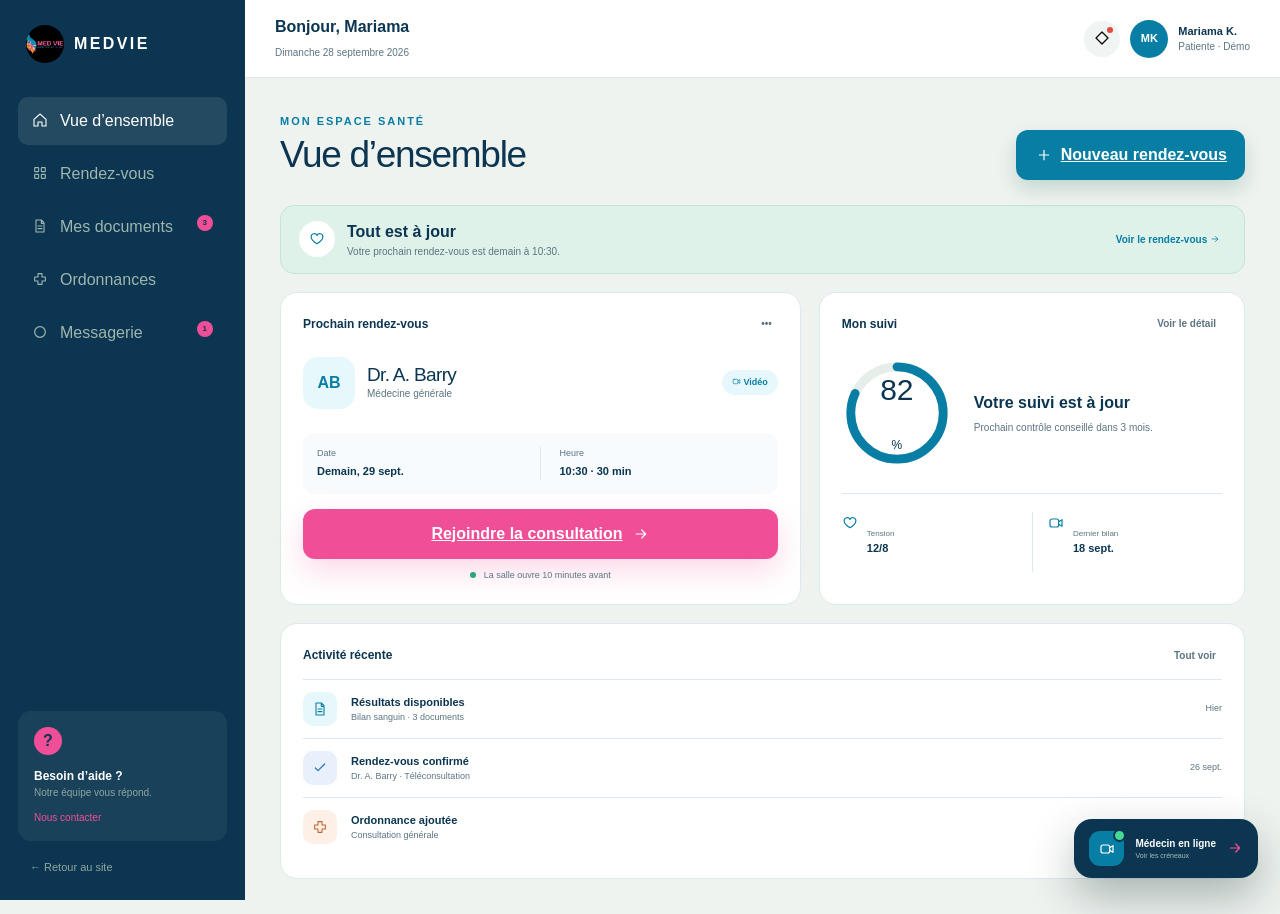
<file: patient.html>
<!doctype html><html lang="fr"><head><meta charset="utf-8"><meta name="viewport" content="width=device-width,initial-scale=1"><meta name="theme-color" content="#0b3550"><meta name="description" content="Démonstration de l’espace patient Clinique Medvie."><title>Espace patient — Clinique Medvie</title><link rel="icon" href="logo.png?v=medvie3"><link rel="stylesheet" href="styles.css?v=ui2"></head><body class="patient-page">
<div class="patient-shell"><aside class="patient-sidebar"><a class="dash-brand" href="index.html"><img src="logo.png?v=medvie3" alt="Clinique Medvie"><strong>MEDVIE</strong></a><nav aria-label="Espace patient"><button class="active" data-view="overview"><i>⌂</i><span>Vue d’ensemble</span></button><button data-view="appointments"><i>▣</i><span>Rendez-vous</span></button><button data-view="documents"><i>▤</i><span>Mes documents</span><b>3</b></button><button data-view="prescriptions"><i>✚</i><span>Ordonnances</span></button><button data-view="messages"><i>◌</i><span>Messagerie</span><b>1</b></button></nav><div class="dash-help"><span>?</span><strong>Besoin d’aide ?</strong><small>Notre équipe vous répond.</small><button data-toast="Messagerie d’aide ouverte">Nous contacter</button></div><a class="dash-logout" href="index.html">← Retour au site</a></aside>
<main class="patient-main"><header class="patient-header"><button class="patient-menu" aria-label="Ouvrir le menu">☰</button><div><p>Bonjour, Mariama</p><small>Dimanche 28 septembre 2026</small></div><div class="dash-user"><button aria-label="Notifications">♢<i></i></button><span>MK</span><div><strong>Mariama K.</strong><small>Patiente · Démo</small></div></div></header>
<section class="patient-content view-panel active" data-panel="overview"><div class="dash-title"><div><p class="kicker">Mon espace santé</p><h1>Vue d’ensemble</h1></div><a class="btn btn-primary" href="services.html">＋ Nouveau rendez-vous</a></div><div class="health-alert"><span>♡</span><div><strong>Tout est à jour</strong><p>Votre prochain rendez-vous est demain à 10:30.</p></div><button data-view-jump="appointments">Voir le rendez-vous →</button></div><div class="dash-grid"><article class="next-card"><div class="card-heading"><span>Prochain rendez-vous</span><button>•••</button></div><div class="doctor-row"><div class="doctor-avatar">AB</div><div><h3>Dr. A. Barry</h3><p>Médecine générale</p></div><span class="tag-video">⌁ Vidéo</span></div><div class="appt-details"><div><small>Date</small><strong>Demain, 29 sept.</strong></div><div><small>Heure</small><strong>10:30 · 30 min</strong></div></div><a class="btn btn-accent btn-full" href="teleconsultation.html?mode=scheduled">Rejoindre la consultation →</a><small class="available-note"><i></i> La salle ouvre 10 minutes avant</small></article><article class="health-card"><div class="card-heading"><span>Mon suivi</span><button data-view-jump="documents">Voir le détail</button></div><div class="health-score"><div><svg viewBox="0 0 100 100"><circle cx="50" cy="50" r="42"></circle><circle class="progress" cx="50" cy="50" r="42"></circle></svg><strong>82<small>%</small></strong></div><p><strong>Votre suivi est à jour</strong><small>Prochain contrôle conseillé dans 3 mois.</small></p></div><div class="mini-metrics"><div><span>♡</span><p><small>Tension</small><strong>12/8</strong></p></div><div><span>⌁</span><p><small>Dernier bilan</small><strong>18 sept.</strong></p></div></div></article><article class="activity-card"><div class="card-heading"><span>Activité récente</span><button data-view-jump="documents">Tout voir</button></div><ul><li><i class="green">▤</i><div><strong>Résultats disponibles</strong><p>Bilan sanguin · 3 documents</p></div><small>Hier</small></li><li><i class="blue">✓</i><div><strong>Rendez-vous confirmé</strong><p>Dr. A. Barry · Téléconsultation</p></div><small>26 sept.</small></li><li><i class="orange">✚</i><div><strong>Ordonnance ajoutée</strong><p>Consultation générale</p></div><small>18 sept.</small></li></ul></article></div></section>
<section class="patient-content view-panel" data-panel="appointments"><div class="dash-title"><div><p class="kicker">Agenda médical</p><h1>Mes rendez-vous</h1></div><a class="btn btn-primary" href="services.html">＋ Prendre rendez-vous</a></div><div class="appointment-timeline"><article class="upcoming"><div class="date-block"><small>SEP</small><strong>29</strong><span>10:30</span></div><div><span class="tag-video">⌁ Téléconsultation</span><h3>Consultation de suivi</h3><p>Dr. A. Barry · Médecine générale · 30 min</p><div><a class="btn btn-accent" href="teleconsultation.html?mode=scheduled">Rejoindre la salle</a><button data-toast="Rappel ajouté à votre calendrier">Ajouter au calendrier</button></div></div></article><h2>Historique</h2><article><div class="date-block"><small>SEP</small><strong>18</strong><span>14:00</span></div><div><span>Au centre</span><h3>Bilan de santé</h3><p>Dr. F. Keïta · Terminé</p><button data-view-jump="documents">Voir le compte rendu →</button></div></article><article><div class="date-block"><small>AOÛ</small><strong>04</strong><span>09:15</span></div><div><span>Au centre</span><h3>Consultation générale</h3><p>Dr. A. Barry · Terminé</p><button data-view-jump="prescriptions">Voir l’ordonnance →</button></div></article></div></section>
<section class="patient-content view-panel" data-panel="documents"><div class="dash-title"><div><p class="kicker">Dossier médical</p><h1>Mes documents</h1></div><button class="btn btn-primary" data-toast="Ajout de document simulé">＋ Ajouter un document</button></div><div class="document-layout"><div class="document-list"><div class="document-filters"><button class="active">Tous</button><button>Résultats</button><button>Comptes rendus</button></div><article class="selected" data-doc="bilan"><div class="doc-thumb"><span>PDF</span><i></i><i></i><i></i></div><div><small>Résultat de laboratoire</small><strong>Bilan sanguin complet</strong><span>27 septembre 2026 · 2 pages</span></div><b>→</b></article><article data-doc="consult"><div class="doc-thumb green"><span>PDF</span><i></i><i></i><i></i></div><div><small>Compte rendu</small><strong>Consultation générale</strong><span>18 septembre 2026 · 1 page</span></div><b>→</b></article><article data-doc="echo"><div class="doc-thumb blue"><span>IMG</span><i></i><i></i><i></i></div><div><small>Imagerie</small><strong>Compte rendu échographie</strong><span>04 août 2026 · 3 pages</span></div><b>→</b></article></div><div class="document-preview"><div class="preview-toolbar"><span>Bilan_sanguin_27-09-2026.pdf</span><div><button data-toast="Téléchargement simulé">↓</button><button data-toast="Impression simulée">⌑</button></div></div><div class="paper"><header><img src="logo.png?v=medvie3" alt=""><div><strong>CLINIQUE MEDVIE</strong><span>LABORATOIRE D’ANALYSES</span></div></header><p class="paper-id">DOSSIER PATIENT · MEDVIE-2026-0928</p><h2>Compte rendu d’analyses</h2><div class="paper-patient"><span><small>Patiente</small><b>Mariama K.</b></span><span><small>Date de prélèvement</small><b>27/09/2026</b></span></div><table><tr><th>Examen</th><th>Résultat</th><th>Référence</th></tr><tr><td>Hémoglobine</td><td><b>13,2 g/dL</b></td><td>12–16</td></tr><tr><td>Glycémie</td><td><b>0,91 g/L</b></td><td>0,70–1,10</td></tr><tr><td>Créatinine</td><td><b>8,4 mg/L</b></td><td>6–11</td></tr></table><div class="paper-note">Document fictif destiné à la démonstration de l’interface. Ne pas utiliser à des fins médicales.</div></div></div></div></section>
<section class="patient-content view-panel" data-panel="prescriptions"><div class="dash-title"><div><p class="kicker">Traitements</p><h1>Mes ordonnances</h1></div></div><div class="prescription-grid"><article><div><span>Active</span><small>18 sept. → 18 oct.</small></div><h3>Ordonnance de suivi</h3><p>Dr. Fatoumata Keïta</p><ul><li><b>Traitement A</b><span>1 prise · Matin</span></li><li><b>Traitement B</b><span>1 prise · Soir</span></li></ul><button data-toast="Ordonnance ouverte en aperçu">Voir l’ordonnance →</button></article><article class="muted-card"><div><span>Terminée</span><small>04 → 11 août</small></div><h3>Prescription ponctuelle</h3><p>Dr. Aïssatou Barry</p><button data-toast="Ordonnance archivée ouverte">Voir l’archive →</button></article></div><p class="medical-disclaimer">Données entièrement fictives. Suivez uniquement les prescriptions réellement émises par votre médecin.</p></section>
<section class="patient-content view-panel" data-panel="messages"><div class="dash-title"><div><p class="kicker">Échanges sécurisés</p><h1>Messagerie</h1></div><button class="btn btn-primary" data-toast="Nouveau message simulé">＋ Nouveau message</button></div><div class="message-layout"><aside><button class="active"><span>AB</span><div><strong>Dr. A. Barry</strong><p>Vos résultats sont disponibles.</p></div><small>09:42</small></button><button><span>LA</span><div><strong>Laboratoire</strong><p>Prélèvement terminé.</p></div><small>Hier</small></button></aside><div class="conversation"><header><span>AB</span><div><strong>Dr. A. Barry</strong><small><i></i> Disponible</small></div></header><div class="messages"><p class="received">Bonjour Mariama, vos résultats sont disponibles. Nous les commenterons ensemble lors de notre rendez-vous de demain.<small>09:42</small></p><p class="sent">Merci docteur. Dois-je préparer quelque chose avant l’appel ?<small>09:46</small></p></div><form><input aria-label="Écrire un message" placeholder="Écrire un message…"><button type="submit">Envoyer ↑</button></form></div></div></section>
</main></div><div class="toast"></div><script src="pages.js"></script><script src="icons.js?v=ui2"></script></body></html>
</file>
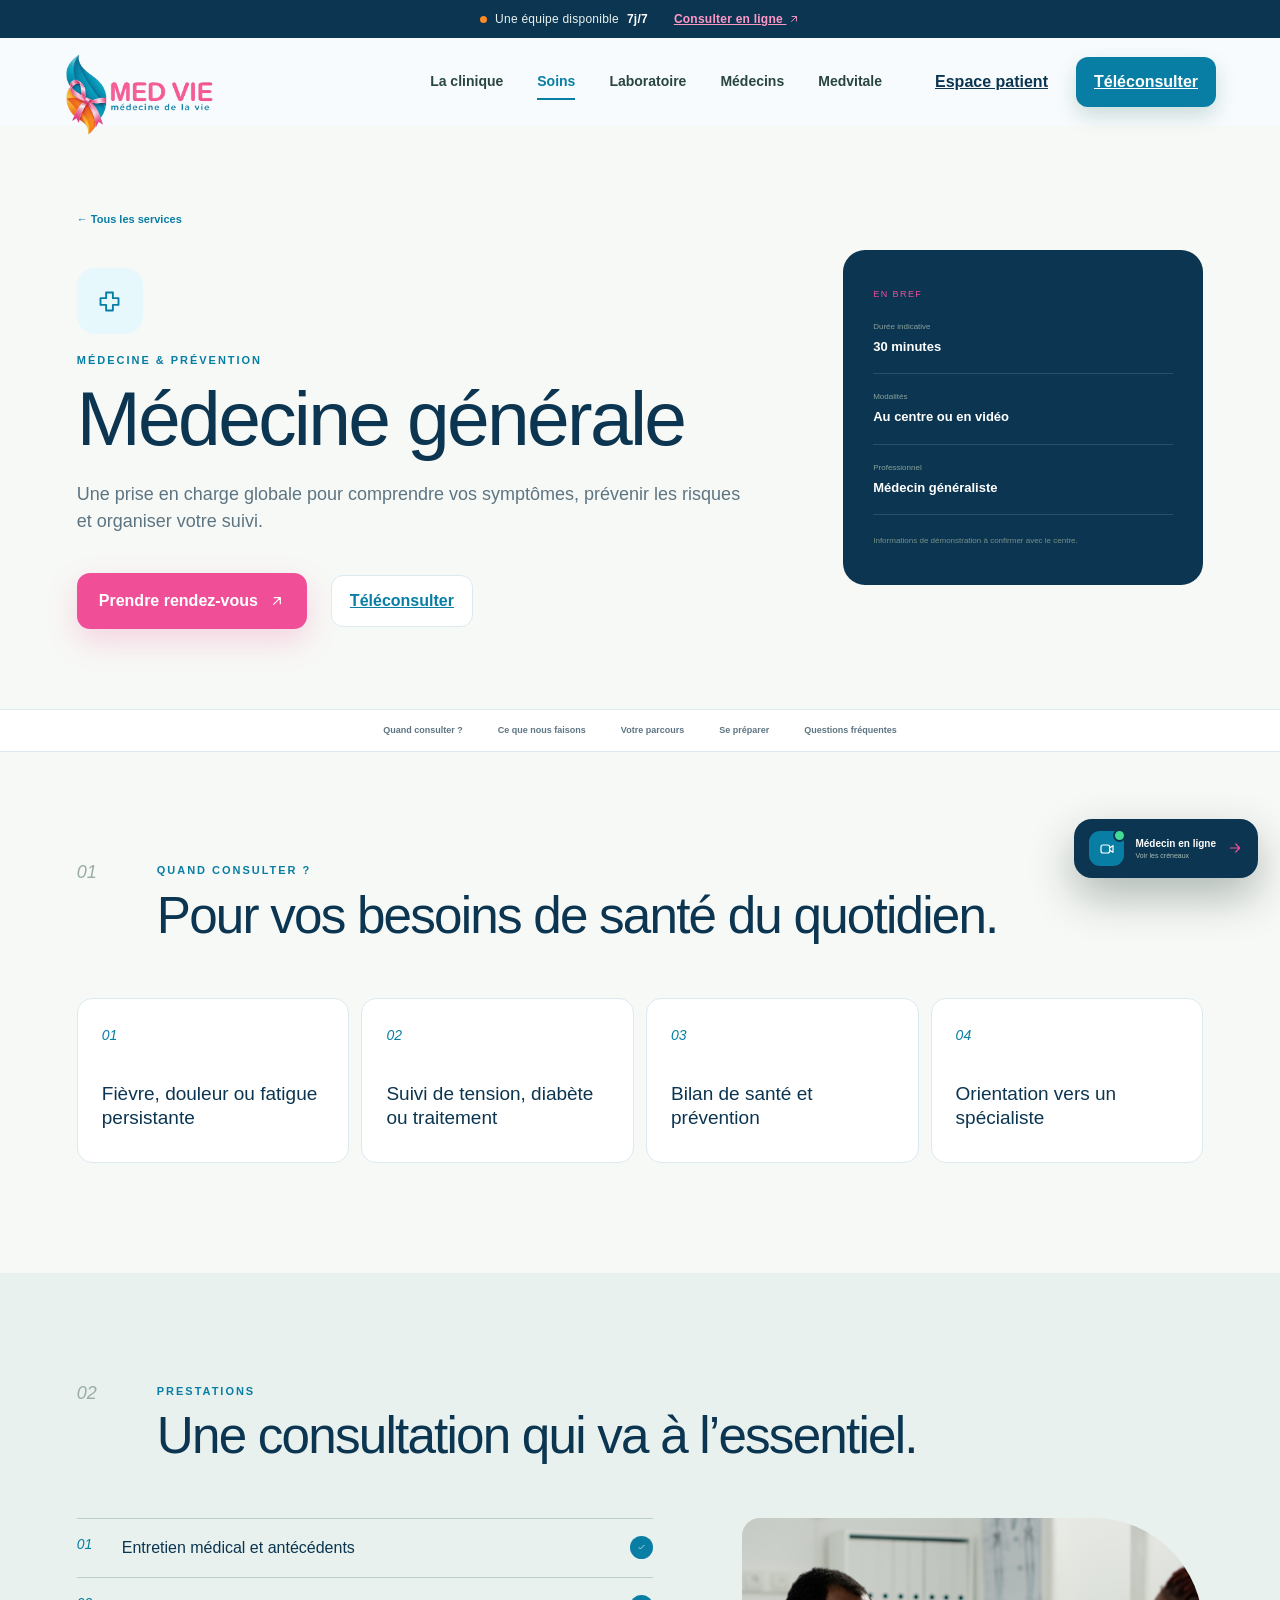
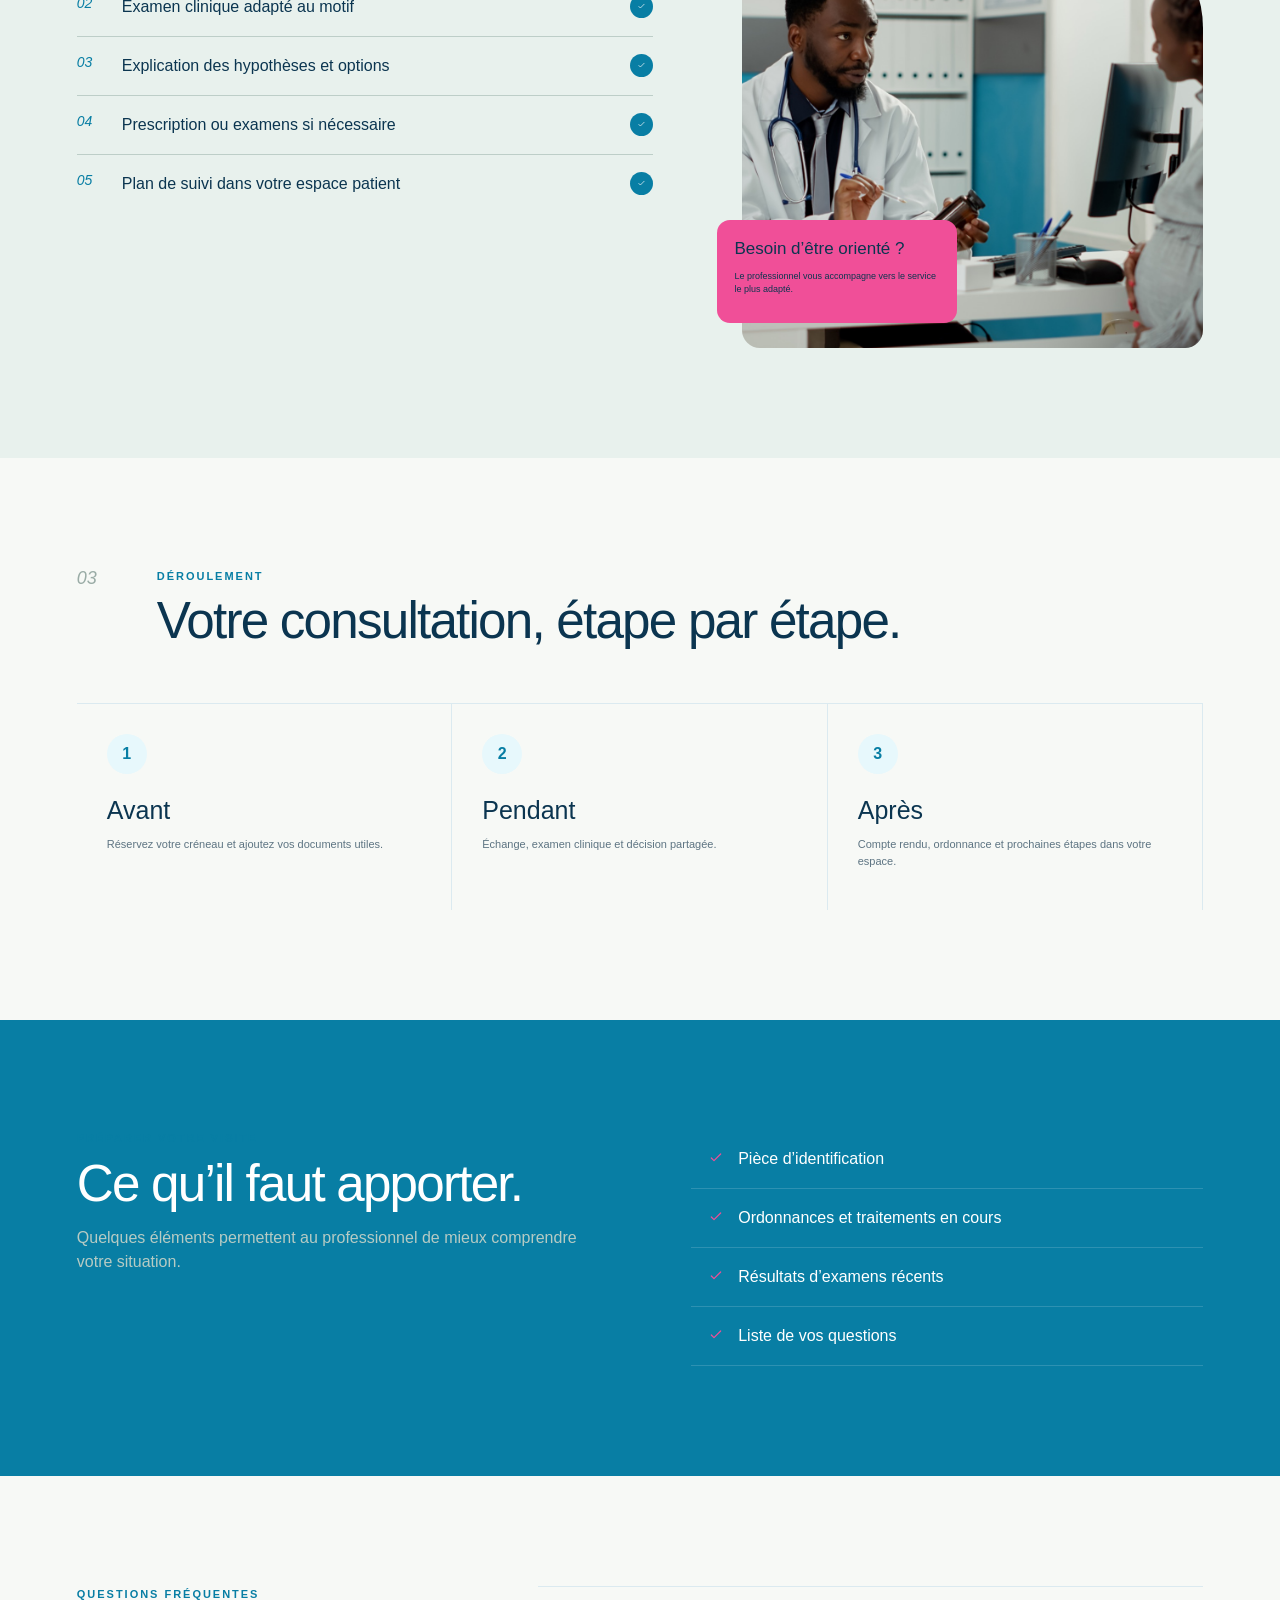
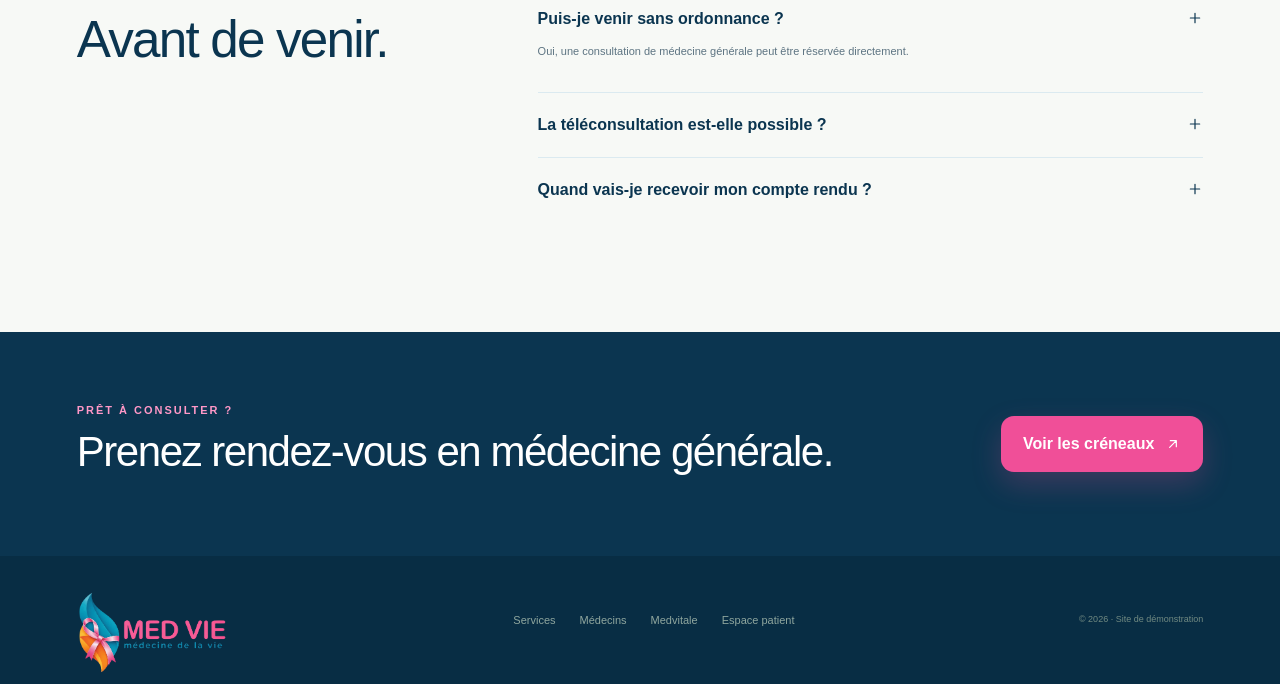
<file: service-detail.html>
<!doctype html><html lang="fr"><head><meta charset="utf-8"><meta name="viewport" content="width=device-width,initial-scale=1"><meta name="theme-color" content="#087ea4"><meta name="description" content="Découvrez en détail les services médicaux de Clinique Medvie."><title>Détail du service — Clinique Medvie</title><link rel="icon" href="logo.png?v=medvie3"><link rel="stylesheet" href="styles.css?v=ui2"><link rel="stylesheet" href="content-pages.css?v=ui2"></head><body class="inner-page service-detail-page"><div class="notice-bar"><span class="pulse-dot"></span> Une équipe disponible <strong>7j/7</strong><a class="notice-link" href="teleconsultation.html">Consulter en ligne ↗</a></div><header class="site-header"><a class="brand" href="index.html"><span class="brand-logo"><img src="logo.png?v=medvie3" alt="Logo Clinique Medvie"></span><span><strong>MEDVIE</strong><small>CLINIQUE 24H/7</small></span></a><nav class="desktop-nav"><a href="centre.html">La clinique</a><a class="active" href="services.html">Soins</a><a href="laboratoire.html">Laboratoire</a><a href="medecins.html">Médecins</a><a href="medvitale.html">Medvitale</a></nav><div class="header-actions"><a class="btn btn-ghost desktop-only" href="patient.html">Espace patient</a><a class="btn btn-primary" href="teleconsultation.html">Téléconsulter</a><button class="menu-toggle"><i></i><i></i></button></div><div class="mobile-menu"><a href="centre.html">La clinique</a><a href="services.html">Tous les soins</a><a href="laboratoire.html">Laboratoire</a><a href="medecins.html">Médecins</a><a href="medvitale.html">Medvitale</a><a href="patient.html">Espace patient</a></div></header>
<main><section class="service-detail-hero"><div class="reveal"><a class="back-link" href="services.html">← Tous les services</a><div class="service-symbol">✚</div><p class="kicker detail-category">Médecine & prévention</p><h1 class="detail-title">Médecine générale</h1><p class="detail-intro">Une prise en charge globale pour comprendre vos symptômes, prévenir les risques et organiser votre suivi.</p><div class="hero-actions"><button class="btn btn-accent btn-large detail-book">Prendre rendez-vous ↗</button><a class="btn btn-outline-detail" href="teleconsultation.html?mode=scheduled">Téléconsulter</a></div></div><aside class="service-summary reveal delay-1"><span>En bref</span><div><small>Durée indicative</small><strong class="detail-duration">30 minutes</strong></div><div><small>Modalités</small><strong class="detail-mode">Au centre ou en vidéo</strong></div><div><small>Professionnel</small><strong class="detail-professional">Médecin généraliste</strong></div><p>Informations de démonstration à confirmer avec le centre.</p></aside></section>
<section class="detail-nav"><a href="#indications">Quand consulter ?</a><a href="#prestations">Ce que nous faisons</a><a href="#parcours-detail">Votre parcours</a><a href="#preparation">Se préparer</a><a href="#questions">Questions fréquentes</a></section>
<section class="section detail-section" id="indications"><div class="detail-heading reveal"><span>01</span><div><p class="kicker">Quand consulter ?</p><h2 class="indications-title">Pour vos besoins de santé du quotidien.</h2></div></div><div class="indications-grid reveal delay-1"></div></section>
<section class="section included-section" id="prestations"><div class="detail-heading reveal"><span>02</span><div><p class="kicker">Prestations</p><h2>Une consultation qui va à l’essentiel.</h2></div></div><div class="included-layout"><div class="included-list reveal"></div><aside class="reveal delay-1"><img class="detail-image" src="equipe-soins.jpg?v=medvie2" alt="Équipe médicale"><div><strong>Besoin d’être orienté ?</strong><p>Le professionnel vous accompagne vers le service le plus adapté.</p></div></aside></div></section>
<section class="section care-journey" id="parcours-detail"><div class="detail-heading reveal"><span>03</span><div><p class="kicker">Déroulement</p><h2>Votre consultation, étape par étape.</h2></div></div><div class="care-journey-grid reveal"><article><b>1</b><strong>Avant</strong><p>Réservez votre créneau et ajoutez vos documents utiles.</p></article><article><b>2</b><strong>Pendant</strong><p class="journey-during">Échange, examen clinique et décision partagée.</p></article><article><b>3</b><strong>Après</strong><p>Compte rendu, ordonnance et prochaines étapes dans votre espace.</p></article></div></section>
<section class="section preparation-section" id="preparation"><div class="reveal"><p class="kicker">Préparer votre visite</p><h2>Ce qu’il faut apporter.</h2><p>Quelques éléments permettent au professionnel de mieux comprendre votre situation.</p></div><ul class="preparation-list reveal delay-1"></ul></section>
<section class="section faq-section" id="questions"><div><p class="kicker">Questions fréquentes</p><h2>Avant de venir.</h2></div><div class="faq-list"><details open><summary>Puis-je venir sans ordonnance ?<span>＋</span></summary><p class="faq-one">Oui, une consultation peut généralement être réservée directement.</p></details><details><summary>La téléconsultation est-elle possible ?<span>＋</span></summary><p class="faq-two">Selon le motif, le professionnel peut vous recevoir en vidéo ou vous orienter vers le centre.</p></details><details><summary>Quand vais-je recevoir mon compte rendu ?<span>＋</span></summary><p>Les documents de démonstration apparaissent dans l’espace patient après la consultation.</p></details></div></section>
<section class="detail-cta"><div><p class="kicker light">Prêt à consulter ?</p><h2 class="detail-cta-title">Prenez rendez-vous en médecine générale.</h2></div><button class="btn btn-accent btn-large detail-book">Voir les créneaux ↗</button></section></main><footer class="compact-footer"><a class="brand footer-brand" href="index.html"><span class="brand-logo"><img src="logo.png?v=medvie3" alt=""></span><span><strong>MEDVIE</strong><small>CLINIQUE 24H/7</small></span></a><div><a href="services.html">Services</a><a href="medecins.html">Médecins</a><a href="medvitale.html">Medvitale</a><a href="patient.html">Espace patient</a></div><span>© 2026 · Site de démonstration</span></footer><div class="service-drawer" hidden><div data-drawer-close></div><aside><button data-drawer-close>×</button><p class="kicker">Rendez-vous</p><h2>Choisissez votre créneau.</h2><p class="drawer-service"></p><div class="slot-days"><button class="active">Aujourd’hui<small>28 sept.</small></button><button>Demain<small>29 sept.</small></button><button>Mardi<small>30 sept.</small></button></div><div class="slot-times"><button>09:30</button><button>11:00</button><button>14:30</button><button>16:15</button></div><button class="btn btn-primary btn-full drawer-confirm" disabled>Confirmer ce rendez-vous</button></aside></div><div class="toast"></div><script src="pages.js"></script><script src="icons.js?v=ui2"></script></body></html>
</file>
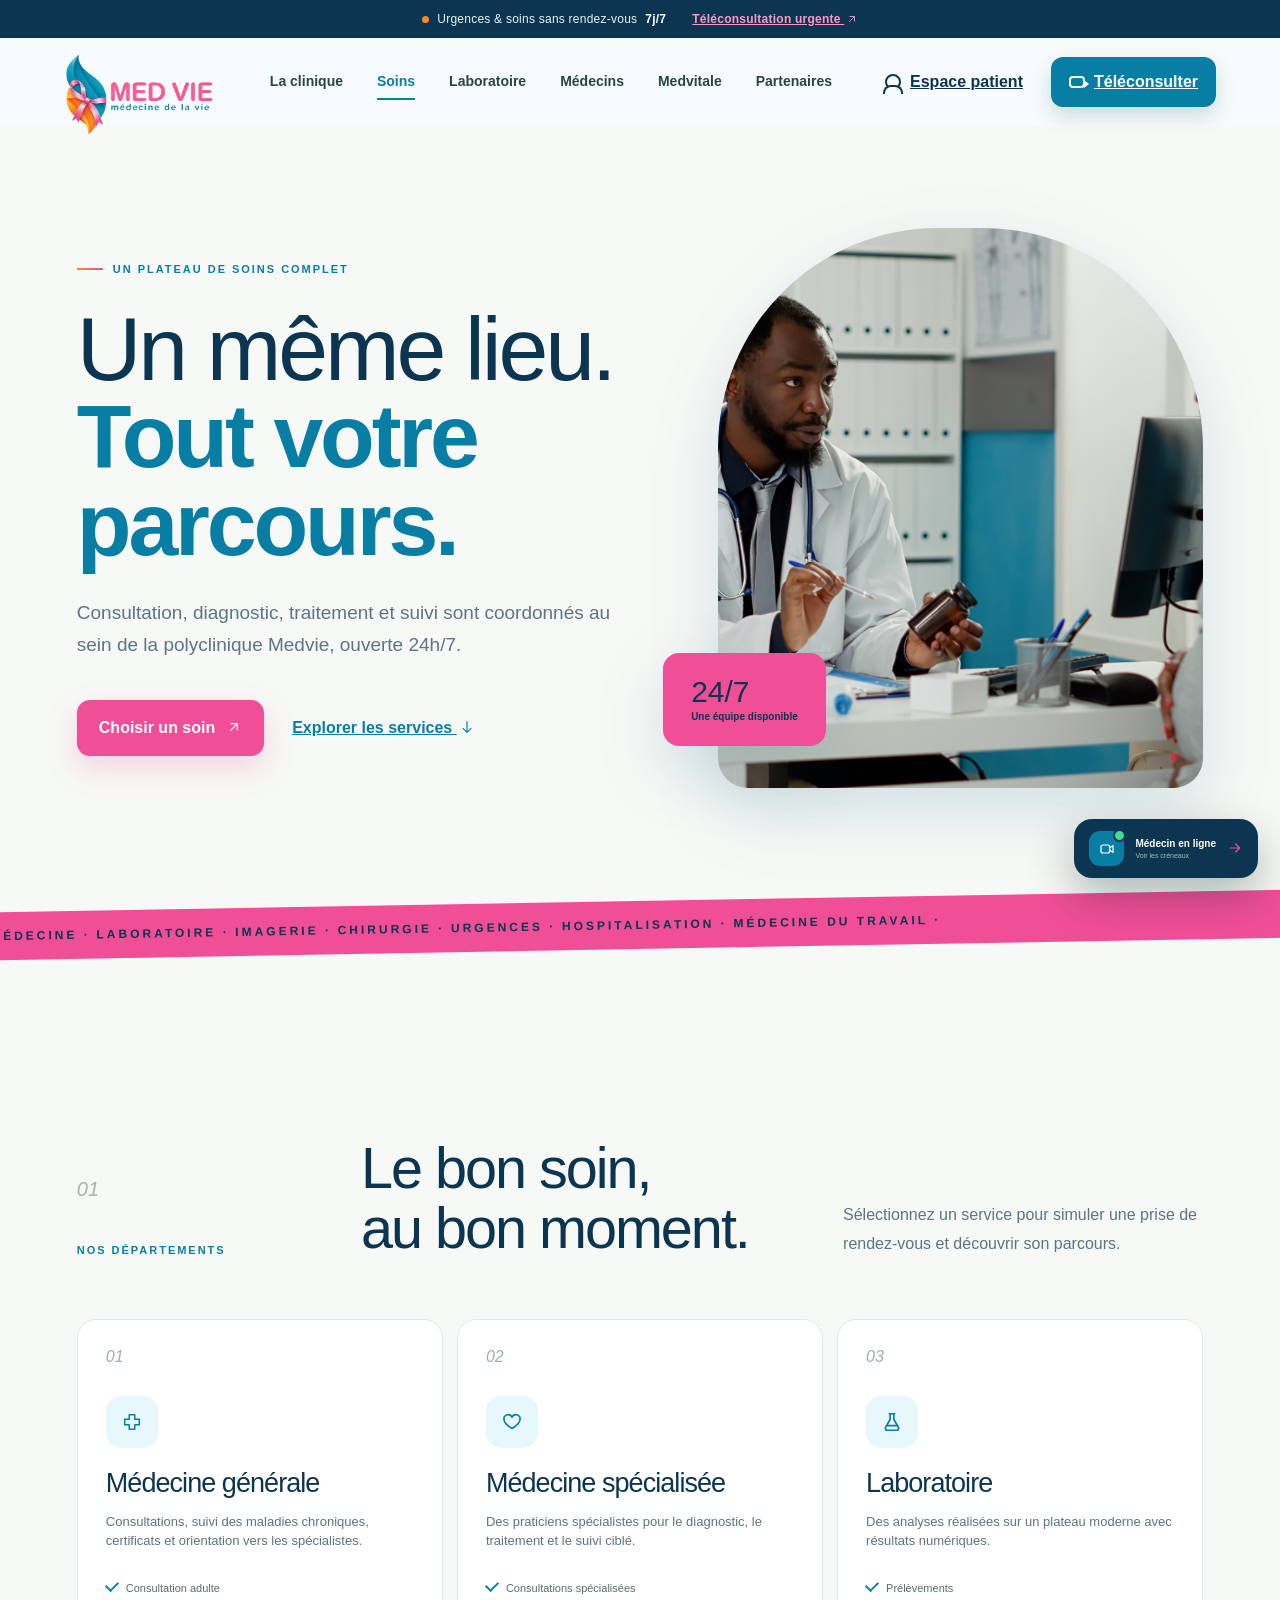
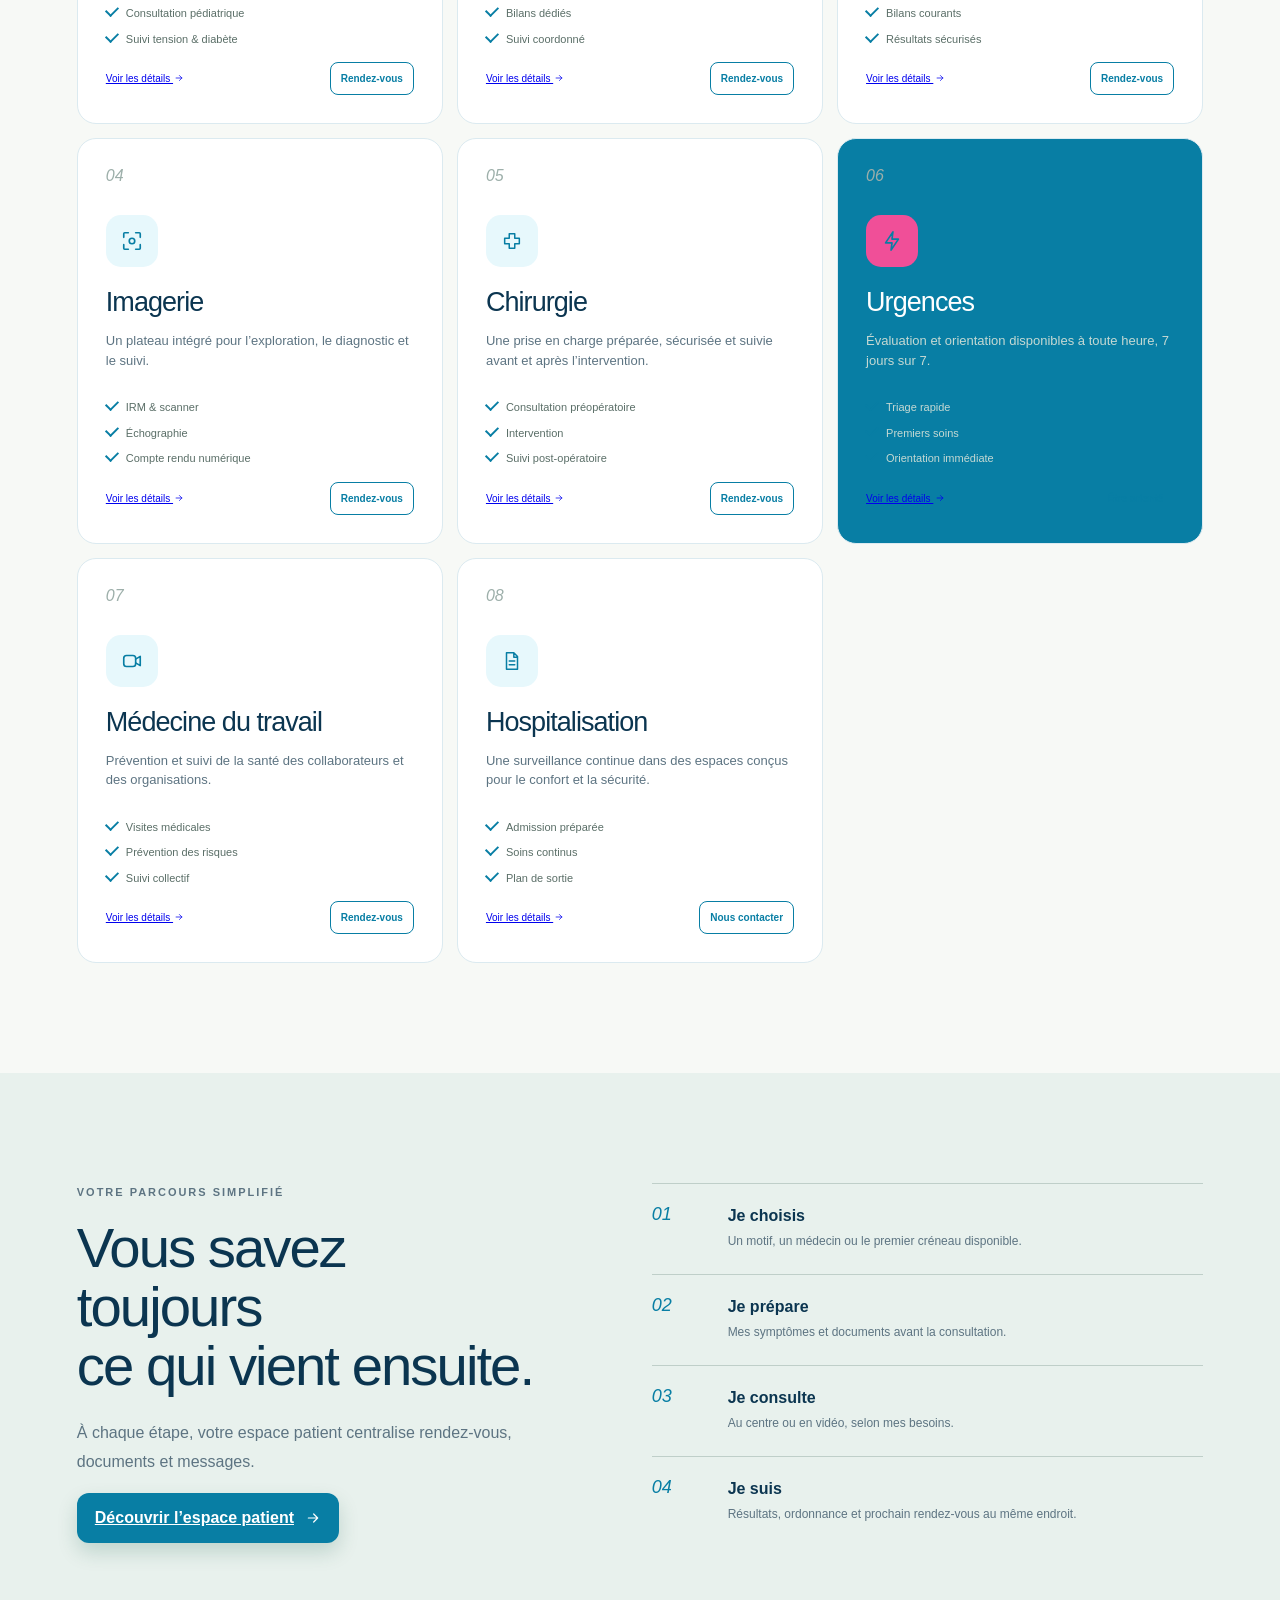
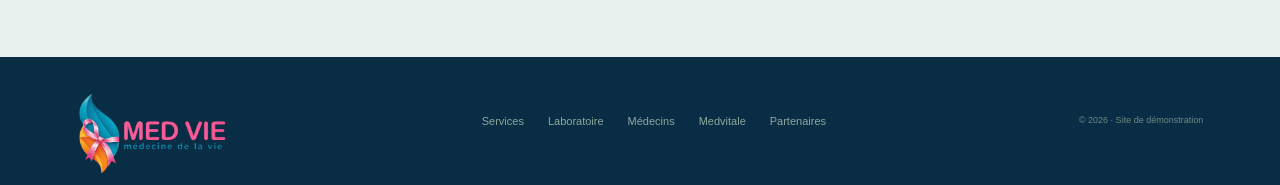
<file: services.html>
<!doctype html><html lang="fr"><head><meta charset="utf-8"><meta name="viewport" content="width=device-width,initial-scale=1"><meta name="theme-color" content="#087ea4"><meta name="description" content="Découvrez les services médicaux et le parcours de soins de Clinique Medvie."><title>Nos soins — Clinique Medvie</title><link rel="icon" href="logo.png?v=medvie3"><link rel="stylesheet" href="styles.css?v=ui2"><link rel="stylesheet" href="content-pages.css?v=ui2"></head><body class="inner-page">
<div class="notice-bar"><span class="pulse-dot"></span> Urgences & soins sans rendez-vous <strong>7j/7</strong><a class="notice-link" href="teleconsultation.html">Téléconsultation urgente <span>↗</span></a></div>
<header class="site-header"><a class="brand" href="index.html"><span class="brand-logo"><img src="logo.png?v=medvie3" alt="Logo Clinique Medvie"></span><span><strong>MEDVIE</strong><small>CLINIQUE 24H/7</small></span></a><nav class="desktop-nav"><a href="centre.html">La clinique</a><a class="active" href="services.html">Soins</a><a href="laboratoire.html">Laboratoire</a><a href="medecins.html">Médecins</a><a href="medvitale.html">Medvitale</a><a href="partenaires.html">Partenaires</a></nav><div class="header-actions"><a class="btn btn-ghost desktop-only" href="patient.html"><span class="icon-user"></span>Espace patient</a><a class="btn btn-primary" href="teleconsultation.html"><span class="video-icon"></span>Téléconsulter</a><button class="menu-toggle" aria-label="Ouvrir le menu"><i></i><i></i></button></div><div class="mobile-menu"><a href="centre.html">La clinique</a><a href="services.html">Nos soins</a><a href="laboratoire.html">Laboratoire</a><a href="medecins.html">Médecins</a><a href="medvitale.html">Medvitale</a><a href="partenaires.html">Partenaires</a><a href="patient.html">Espace patient</a></div></header>
<main><section class="page-hero split-hero"><div class="reveal"><div class="eyebrow"><span></span>Un plateau de soins complet</div><h1>Un même lieu.<br><em>Tout votre parcours.</em></h1><p>Consultation, diagnostic, traitement et suivi sont coordonnés au sein de la polyclinique Medvie, ouverte 24h/7.</p><div class="hero-actions"><button class="btn btn-accent btn-large" data-action="appointment">Choisir un soin <span>↗</span></button><a class="text-link" href="#catalogue">Explorer les services ↓</a></div></div><div class="page-hero-image reveal delay-1"><img src="equipe-soins.jpg?v=medvie2" alt="Équipe de soins de Clinique Medvie"><div class="image-stat"><strong>24/7</strong><span>Une équipe disponible</span></div></div></section>
<div class="motion-marquee" aria-hidden="true"><div>MÉDECINE · LABORATOIRE · IMAGERIE · CHIRURGIE · URGENCES · HOSPITALISATION · MÉDECINE DU TRAVAIL ·</div></div>
<section class="section catalogue" id="catalogue"><div class="section-heading reveal"><div><span class="section-index">01</span><p class="kicker">Nos départements</p></div><h2>Le bon soin,<br>au bon moment.</h2><p>Sélectionnez un service pour simuler une prise de rendez-vous et découvrir son parcours.</p></div><div class="department-grid">
<article class="department-card reveal"><span>01</span><i>✚</i><h3>Médecine générale</h3><p>Consultations, suivi des maladies chroniques, certificats et orientation vers les spécialistes.</p><ul><li>Consultation adulte</li><li>Consultation pédiatrique</li><li>Suivi tension & diabète</li></ul><div class="service-actions"><a href="service-detail.html?service=general">Voir les détails →</a><button data-service="Médecine générale">Rendez-vous</button></div></article>
<article class="department-card reveal delay-1"><span>02</span><i>♡</i><h3>Médecine spécialisée</h3><p>Des praticiens spécialistes pour le diagnostic, le traitement et le suivi ciblé.</p><ul><li>Consultations spécialisées</li><li>Bilans dédiés</li><li>Suivi coordonné</li></ul><div class="service-actions"><a href="service-detail.html?service=specialisee">Voir les détails →</a><button data-service="Médecine spécialisée">Rendez-vous</button></div></article>
<article class="department-card reveal delay-2"><span>03</span><i>◉</i><h3>Laboratoire</h3><p>Des analyses réalisées sur un plateau moderne avec résultats numériques.</p><ul><li>Prélèvements</li><li>Bilans courants</li><li>Résultats sécurisés</li></ul><div class="service-actions"><a href="service-detail.html?service=laboratoire">Voir les détails →</a><button data-service="Laboratoire">Rendez-vous</button></div></article>
<article class="department-card reveal"><span>04</span><i>✦</i><h3>Imagerie</h3><p>Un plateau intégré pour l’exploration, le diagnostic et le suivi.</p><ul><li>IRM & scanner</li><li>Échographie</li><li>Compte rendu numérique</li></ul><div class="service-actions"><a href="service-detail.html?service=imagerie">Voir les détails →</a><button data-service="Imagerie">Rendez-vous</button></div></article>
<article class="department-card reveal delay-1"><span>05</span><i>✚</i><h3>Chirurgie</h3><p>Une prise en charge préparée, sécurisée et suivie avant et après l’intervention.</p><ul><li>Consultation préopératoire</li><li>Intervention</li><li>Suivi post-opératoire</li></ul><div class="service-actions"><a href="service-detail.html?service=chirurgie">Voir les détails →</a><button data-service="Chirurgie">Rendez-vous</button></div></article>
<article class="department-card department-accent reveal delay-2"><span>06</span><i>⚡</i><h3>Urgences</h3><p>Évaluation et orientation disponibles à toute heure, 7 jours sur 7.</p><ul><li>Triage rapide</li><li>Premiers soins</li><li>Orientation immédiate</li></ul><div class="service-actions"><a href="service-detail.html?service=urgent">Voir les détails →</a><button data-service="Urgences">Être orienté</button></div></article>
<article class="department-card reveal"><span>07</span><i>⌁</i><h3>Médecine du travail</h3><p>Prévention et suivi de la santé des collaborateurs et des organisations.</p><ul><li>Visites médicales</li><li>Prévention des risques</li><li>Suivi collectif</li></ul><div class="service-actions"><a href="service-detail.html?service=travail">Voir les détails →</a><button data-service="Médecine du travail">Rendez-vous</button></div></article>
<article class="department-card reveal delay-1"><span>08</span><i>▤</i><h3>Hospitalisation</h3><p>Une surveillance continue dans des espaces conçus pour le confort et la sécurité.</p><ul><li>Admission préparée</li><li>Soins continus</li><li>Plan de sortie</li></ul><div class="service-actions"><a href="service-detail.html?service=hospitalisation">Voir les détails →</a><button data-service="Hospitalisation">Nous contacter</button></div></article></div></section>
<section class="section pathway"><div class="pathway-copy reveal"><p class="kicker">Votre parcours simplifié</p><h2>Vous savez toujours<br>ce qui vient ensuite.</h2><p>À chaque étape, votre espace patient centralise rendez-vous, documents et messages.</p><a class="btn btn-primary" href="patient.html">Découvrir l’espace patient →</a></div><div class="pathway-rail reveal delay-1"><article><b>01</b><div><strong>Je choisis</strong><p>Un motif, un médecin ou le premier créneau disponible.</p></div></article><article><b>02</b><div><strong>Je prépare</strong><p>Mes symptômes et documents avant la consultation.</p></div></article><article><b>03</b><div><strong>Je consulte</strong><p>Au centre ou en vidéo, selon mes besoins.</p></div></article><article><b>04</b><div><strong>Je suis</strong><p>Résultats, ordonnance et prochain rendez-vous au même endroit.</p></div></article></div></section>
</main><footer class="compact-footer"><a class="brand footer-brand" href="index.html"><span class="brand-logo"><img src="logo.png?v=medvie3" alt=""></span><span><strong>MEDVIE</strong><small>CLINIQUE 24H/7</small></span></a><div><a href="services.html">Services</a><a href="laboratoire.html">Laboratoire</a><a href="medecins.html">Médecins</a><a href="medvitale.html">Medvitale</a><a href="partenaires.html">Partenaires</a></div><span>© 2026 · Site de démonstration</span></footer>
<div class="service-drawer" hidden><div data-drawer-close></div><aside><button data-drawer-close>×</button><p class="kicker">Rendez-vous</p><h2>Choisissez votre créneau.</h2><p class="drawer-service"></p><div class="slot-days"><button class="active">Aujourd’hui<small>28 sept.</small></button><button>Demain<small>29 sept.</small></button><button>Mardi<small>30 sept.</small></button></div><div class="slot-times"><button>09:30</button><button>11:00</button><button>14:30</button><button>16:15</button></div><button class="btn btn-primary btn-full drawer-confirm" disabled>Confirmer ce rendez-vous</button></aside></div><div class="toast"></div><script src="pages.js"></script><script src="icons.js?v=ui2"></script></body></html>
</file>
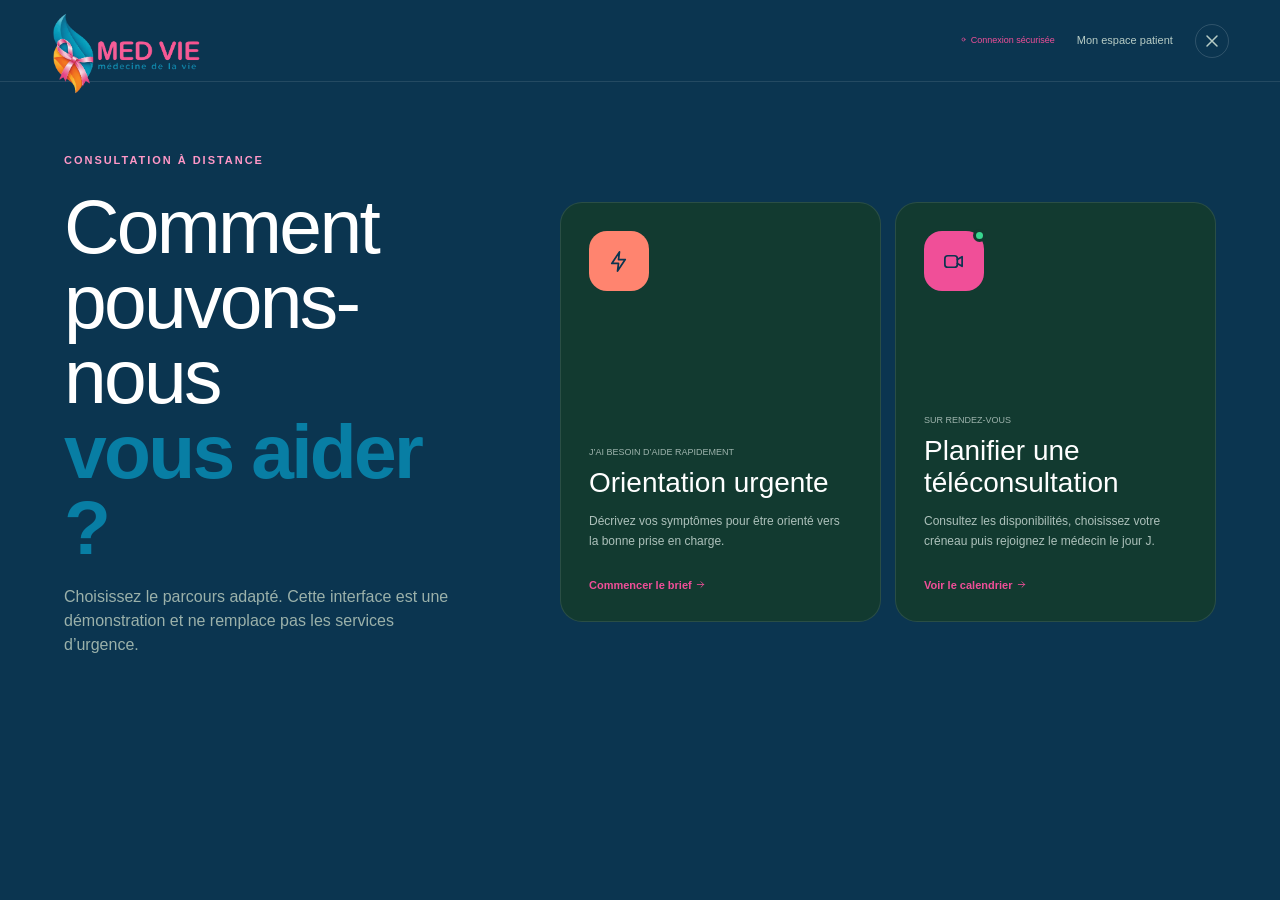
<file: teleconsultation.html>
<!doctype html><html lang="fr"><head><meta charset="utf-8"><meta name="viewport" content="width=device-width,initial-scale=1"><meta name="theme-color" content="#0b3550"><meta name="description" content="Téléconsultation programmée ou demande d’orientation urgente chez Clinique Medvie."><title>Téléconsultation — Clinique Medvie</title><link rel="icon" href="logo.png?v=medvie3"><link rel="stylesheet" href="styles.css?v=ui2"></head><body class="tele-page">
<header class="tele-header"><a class="brand" href="index.html"><span class="brand-logo"><img src="logo.png?v=medvie3" alt="Logo Clinique Medvie"></span><span><strong>MEDVIE</strong><small>CLINIQUE 24H/7</small></span></a><div><span class="secure-label">● Connexion sécurisée</span><a href="patient.html">Mon espace patient</a><a class="tele-exit" href="index.html">×</a></div></header>
<main class="tele-main"><section class="tele-intro"><div class="reveal"><p class="kicker light">Consultation à distance</p><h1>Comment pouvons-nous<br><em>vous aider ?</em></h1><p>Choisissez le parcours adapté. Cette interface est une démonstration et ne remplace pas les services d’urgence.</p></div><div class="care-mode-grid reveal delay-1"><button data-care-mode="urgent"><span class="mode-icon urgent">⚡</span><div><small>J’ai besoin d’aide rapidement</small><strong>Orientation urgente</strong><p>Décrivez vos symptômes pour être orienté vers la bonne prise en charge.</p><b>Commencer le brief →</b></div></button><button data-care-mode="scheduled"><span class="mode-icon"><i></i>⌁</span><div><small>Sur rendez-vous</small><strong>Planifier une téléconsultation</strong><p>Consultez les disponibilités, choisissez votre créneau puis rejoignez le médecin le jour J.</p><b>Voir le calendrier →</b></div></button></div></section>
<section class="tele-flow" hidden><div class="flow-progress"><button data-flow-back>← Retour</button><div><span class="active"></span><span></span><span></span></div><small>Étape <b>1</b> sur 3</small></div>
<div class="urgent-flow flow-screen" data-flow="urgent"><aside><p class="kicker">Brief de préconsultation</p><h2>Aidez-nous à comprendre.</h2><p>Répondez en quelques secondes. Vos réponses ne sont pas envoyées dans cette démonstration.</p><div class="urgent-warning"><b>!</b><span><strong>Danger immédiat ?</strong>Contactez immédiatement le service d’urgence local ou rendez-vous au centre le plus proche.</span></div></aside><form id="triageForm"><fieldset><legend>Pour qui consultez-vous ?</legend><div class="chip-group"><label><input type="radio" name="person" value="Moi" checked><span>Pour moi</span></label><label><input type="radio" name="person" value="Un enfant"><span>Un enfant</span></label><label><input type="radio" name="person" value="Un proche"><span>Un proche</span></label></div></fieldset><fieldset><legend>Motif principal</legend><div class="symptom-grid"><label><input type="radio" name="symptom" value="Fièvre" required><span>🌡<b>Fièvre</b></span></label><label><input type="radio" name="symptom" value="Douleur"><span>✦<b>Douleur</b></span></label><label><input type="radio" name="symptom" value="Respiration"><span>≈<b>Respiration</b></span></label><label><input type="radio" name="symptom" value="Digestif"><span>◌<b>Digestif</b></span></label><label><input type="radio" name="symptom" value="Peau"><span>✧<b>Peau</b></span></label><label><input type="radio" name="symptom" value="Autre"><span>＋<b>Autre</b></span></label></div></fieldset><label class="field-label">Depuis combien de temps ?<select name="duration" required><option value="">Choisir</option><option>Moins de 24 heures</option><option>1 à 3 jours</option><option>Plus de 3 jours</option></select></label><label class="field-label">Décrivez brièvement la situation<textarea name="details" rows="3" placeholder="Ex. température, localisation de la douleur, évolution…" required></textarea></label><button class="btn btn-accent btn-full" type="submit">Analyser le brief →</button></form></div>
<div class="triage-result flow-screen" data-flow="result" hidden><div class="triage-orb">✓</div><p class="kicker">Orientation simulée</p><h2>Un échange médical rapide est conseillé.</h2><p>Votre brief a préparé le contexte pour le médecin. Dans une version connectée, la demande serait transmise à la file d’attente du centre.</p><div class="triage-summary"><span><small>Motif</small><strong class="summary-symptom">—</strong></span><span><small>Délai estimé</small><strong>10–15 min · Démo</strong></span><span><small>Canal</small><strong>Appel vidéo</strong></span></div><button class="btn btn-accent" data-start-preflight>Démarrer le test technique →</button><a href="services.html">Je préfère consulter au centre</a></div>
<div class="scheduled-flow flow-screen" data-flow="scheduled" hidden><div class="booking-calendar"><div class="calendar-head"><div><p class="kicker">Disponibilités</p><h2>Choisissez une date.</h2></div><div><button data-calendar-prev aria-label="Semaine précédente">←</button><strong class="calendar-month">Septembre 2026</strong><button data-calendar-next aria-label="Semaine suivante">→</button></div></div><div class="calendar-days" aria-label="Jours disponibles"></div><div class="calendar-legend"><span><i></i>Disponible</span><span><i></i>Peu de places</span><span><i></i>Complet</span></div><div class="slot-section"><div><strong>Créneaux disponibles</strong><small class="selected-date-label">Sélectionnez une date</small></div><div class="available-slots"><p>Choisissez d’abord une date disponible.</p></div></div></div><aside class="booking-recap"><p class="kicker">Votre consultation</p><div class="scheduled-doctor"><span>AB</span><div><strong>Dr. A. Barry</strong><small>Médecine générale</small></div><b>Vidéo</b></div><div class="recap-line"><span>Date</span><strong class="recap-date">—</strong></div><div class="recap-line"><span>Heure</span><strong class="recap-time">—</strong></div><div class="recap-line"><span>Durée</span><strong>30 minutes</strong></div><button class="btn btn-accent btn-full confirm-booking" disabled>Confirmer le rendez-vous →</button><small>Confirmation instantanée · Rappel avant l’appel</small></aside></div>
<div class="booking-confirmed flow-screen" data-flow="booking-confirmed" hidden><div class="confirmation-burst"><span>✓</span></div><p class="kicker">Rendez-vous confirmé</p><h2>Votre créneau est réservé.</h2><p>Il est enregistré dans votre espace patient. La salle ouvrira 10 minutes avant l’heure prévue.</p><div class="appointment-ticket"><div><span>⌁</span><div><small>Téléconsultation</small><strong>Dr. A. Barry</strong></div></div><div><small>Date</small><strong class="ticket-date">—</strong></div><div><small>Heure</small><strong class="ticket-time">—</strong></div><i></i></div><div class="countdown-card"><span>Ouverture de la salle dans</span><strong class="appointment-countdown">—</strong></div><div class="confirmation-actions"><button class="btn btn-accent" data-simulate-day>Simuler le jour du rendez-vous →</button><a class="btn btn-primary" href="patient.html">Voir dans mon espace patient</a></div><small class="demo-note">Le bouton de simulation remplace l’attente réelle dans cette démonstration.</small></div>
<div class="preflight-page flow-screen" data-flow="preflight" hidden><div class="video-preview"><video autoplay muted playsinline></video><div class="camera-placeholder"><span>MK</span><p>Caméra désactivée</p></div><div class="preview-controls"><button data-device="mic" class="active">◉</button><button data-device="camera">▣</button></div></div><div class="preflight-copy"><p class="kicker">Test technique</p><h2>Tout est prêt.</h2><div class="device-checks vertical"><div><span class="check good">✓</span><p><strong>Connexion internet</strong><small>Stable · qualité excellente</small></p></div><div><span class="check good">✓</span><p><strong>Microphone</strong><small>Prêt</small></p></div><div><span class="check pending">•</span><p><strong>Caméra</strong><small>Optionnelle</small></p></div></div><button class="btn btn-accent btn-full" data-enter-room>Entrer dans la salle →</button><p class="privacy">🔒 Échange chiffré · Aucun flux enregistré dans la démo</p></div></div>
<div class="consult-room flow-screen" data-flow="room" hidden><div class="room-video"><div class="doctor-placeholder"><span>AB</span><h3>Dr. A. Barry</h3><p>Connexion du médecin…</p></div><div class="connection-status"><i></i> Connecté · HD</div><div class="call-duration">00:00</div><div class="local-video"><span>MK</span><small>Vous</small></div></div><div class="room-side"><div><p class="kicker">Consultation</p><h2>Informations utiles</h2><div class="brief-recap"><strong>Brief patient</strong><p class="room-symptom">Consultation programmée</p><span>Documents joints · 0</span></div><button data-toast="Ajout de document simulé">＋ Ajouter un document</button></div><div class="room-controls"><button class="active" data-room-device>◉<span>Micro</span></button><button data-room-device>▣<span>Caméra</span></button><button data-toast="Messagerie ouverte">◌<span>Message</span></button><button class="end-consult">×<span>Quitter</span></button></div></div></div>
<div class="consult-ended flow-screen" data-flow="ended" hidden><div class="success-mark">✓</div><p class="kicker">Téléconsultation terminée</p><h2>Votre suivi continue.</h2><p>Le compte rendu de démonstration sera visible dans votre espace patient.</p><div><a class="btn btn-primary" href="patient.html">Voir mon espace patient</a><a class="text-link" href="index.html">Retour à l’accueil</a></div></div></section>
</main><div class="toast"></div><script src="pages.js"></script><script src="icons.js?v=ui2"></script></body></html>
</file>
<file: styles.css>
:root{--ink:#0b3550;--green:#087ea4;--green-2:#076b8c;--mint:#e7f8fc;--lime:#f04f98;--orange:#ff8a21;--cream:#f7fbfd;--white:#fff;--muted:#5d7482;--line:#dbeaf0;--shadow:0 24px 70px rgba(8,86,118,.15);--radius:24px;--ease:cubic-bezier(.2,.8,.2,1)}*{box-sizing:border-box}html{scroll-behavior:smooth}body{margin:0;color:var(--ink);background:var(--cream);font-family:-apple-system,BlinkMacSystemFont,"SF Pro Text","Helvetica Neue","Segoe UI",sans-serif;line-height:1.5;overflow-x:hidden}button,a{font:inherit}button{cursor:pointer}img{display:block;max-width:100%}.skip-link{position:fixed;left:12px;top:-50px;z-index:200;background:#fff;color:var(--green);padding:12px 18px;border-radius:8px}.skip-link:focus{top:12px}.notice-bar{height:38px;background:var(--ink);color:#e9f2ee;display:flex;align-items:center;justify-content:center;gap:8px;font-size:12px;letter-spacing:.02em}.notice-bar strong{color:#fff}.notice-link{border:0;background:none;color:var(--lime);margin-left:18px;font-weight:700}.pulse-dot{width:7px;height:7px;border-radius:50%;background:var(--lime);box-shadow:0 0 0 0 rgba(201,239,73,.6);animation:pulse 2s infinite}@keyframes pulse{70%{box-shadow:0 0 0 8px rgba(201,239,73,0)}100%{box-shadow:0 0 0 0 rgba(201,239,73,0)}}.site-header{height:88px;padding:0 clamp(22px,5vw,76px);display:flex;align-items:center;justify-content:space-between;background:rgba(245,247,243,.88);backdrop-filter:blur(16px);position:sticky;top:0;z-index:60;border-bottom:1px solid transparent;transition:.3s}.site-header.scrolled{height:76px;border-color:var(--line);box-shadow:0 8px 30px rgba(9,40,32,.06)}.brand{display:flex;align-items:center;gap:11px;color:var(--ink);text-decoration:none;line-height:1}.brand-logo{display:grid;place-items:center;width:48px;height:48px;border-radius:50%;overflow:hidden;background:#000;flex:none}.brand-logo img{width:100%;height:100%;object-fit:contain}.brand strong{display:block;font-size:21px;letter-spacing:.12em}.brand small{display:block;font-size:8px;letter-spacing:.24em;color:#e5312a;font-weight:800;margin-top:5px}.desktop-nav{display:flex;gap:34px;margin-left:auto;margin-right:35px}.desktop-nav a{font-size:14px;color:#29463e;text-decoration:none;font-weight:600;position:relative}.desktop-nav a:after{content:"";height:2px;position:absolute;left:0;right:100%;bottom:-8px;background:var(--green);transition:.25s}.desktop-nav a:hover:after{right:0}.header-actions{display:flex;align-items:center;gap:10px}.btn{border:0;border-radius:12px;padding:13px 18px;font-weight:750;display:inline-flex;align-items:center;justify-content:center;gap:9px;transition:transform .2s var(--ease),box-shadow .2s,background .2s}.btn:hover{transform:translateY(-2px)}.btn-primary{color:#fff;background:var(--green);box-shadow:0 9px 20px rgba(7,85,63,.18)}.btn-primary:hover{background:#064735}.btn-ghost{color:var(--ink);background:transparent}.btn-accent{background:var(--lime);color:#173b19;box-shadow:0 12px 30px rgba(149,180,38,.2)}.btn-accent:hover{background:#d7fa59;box-shadow:0 16px 36px rgba(149,180,38,.3)}.btn-large{padding:16px 22px;border-radius:13px}.btn-full{width:100%}.video-icon{width:16px;height:12px;border:2px solid currentColor;border-radius:4px;display:inline-block;position:relative}.video-icon:after{content:"";position:absolute;right:-6px;top:2px;border:4px solid transparent;border-right:0;border-left:5px solid currentColor}.icon-user{width:16px;height:16px;border:2px solid currentColor;border-radius:50%;position:relative}.icon-user:after{content:"";position:absolute;left:-4px;right:-4px;height:7px;bottom:-6px;border:2px solid currentColor;border-bottom:0;border-radius:8px 8px 0 0;background:var(--cream)}.menu-toggle{display:none;border:0;background:none;padding:10px}.menu-toggle i{width:22px;height:2px;background:var(--ink);display:block;margin:5px}.mobile-menu{display:none}.hero{min-height:calc(100vh - 126px);max-width:1480px;margin:auto;padding:clamp(48px,6vw,92px) clamp(24px,7vw,104px) 80px;display:grid;grid-template-columns:1fr .9fr;align-items:center;gap:7vw;position:relative}.hero-copy{z-index:2}.eyebrow,.kicker{text-transform:uppercase;letter-spacing:.18em;font-size:11px;font-weight:800;color:var(--green)}.eyebrow{display:flex;align-items:center;gap:10px}.eyebrow span{width:26px;height:2px;background:var(--lime)}h1{font-family:-apple-system,BlinkMacSystemFont,"SF Pro Display","Helvetica Neue","Segoe UI",sans-serif;font-size:clamp(50px,6.2vw,91px);line-height:.98;letter-spacing:-.045em;margin:25px 0 30px;font-weight:500;max-width:740px}h1 em{font-weight:400;color:var(--green)}.hero-lede{font-size:clamp(17px,1.5vw,21px);line-height:1.6;color:var(--muted);max-width:600px}.hero-actions{display:flex;align-items:center;gap:24px;margin-top:38px}.text-link{border:0;background:none;color:var(--green);font-weight:800;padding:10px 4px}.text-link .play{width:36px;height:36px;border:1px solid var(--line);border-radius:50%;display:inline-grid;place-items:center;margin-right:8px;font-size:10px}.trust-row{display:flex;align-items:center;margin-top:50px}.avatars{display:flex}.avatars span{width:36px;height:36px;border-radius:50%;display:grid;place-items:center;color:#fff;font-size:10px;font-weight:800;border:3px solid var(--cream);margin-left:-8px;background:var(--green)}.avatars span:nth-child(2){background:#c76c3f}.avatars span:nth-child(3){background:#173a63}.trust-row p{margin:0 0 0 12px;font-size:12px}.trust-row p span{color:var(--muted)}.hero-visual{height:min(69vh,720px);min-height:560px;position:relative}.hero-photo-wrap{height:100%;overflow:hidden;border-radius:180px 180px 30px 30px;position:relative;background:#dbe8e1;box-shadow:var(--shadow)}.hero-photo-wrap img{width:100%;height:100%;object-fit:cover;object-position:50% 44%;transition:transform 1.1s var(--ease)}.hero-photo-wrap:hover img{transform:scale(1.03)}.photo-scrim{position:absolute;inset:45% 0 0;background:linear-gradient(transparent,rgba(3,27,21,.76))}.hero-caption{position:absolute;left:34px;right:34px;bottom:32px;color:#fff;display:flex;gap:16px;align-items:center}.caption-mark{width:50px;height:50px;border:1px solid rgba(255,255,255,.4);border-radius:50%;display:grid;place-items:center;font-family:-apple-system,BlinkMacSystemFont,"SF Pro Display","Helvetica Neue","Segoe UI",sans-serif;font-size:28px}.hero-caption p{margin:0;line-height:1.25}.hero-caption strong{font-family:-apple-system,BlinkMacSystemFont,"SF Pro Display","Helvetica Neue","Segoe UI",sans-serif;font-size:24px;font-weight:500}.hero-caption small{display:block;margin-top:6px;color:#d6e3dd}.floating-card{position:absolute;left:-55px;top:18%;background:#fff;padding:16px;border-radius:16px;display:flex;align-items:center;gap:11px;box-shadow:var(--shadow);z-index:4}.status-icon{width:32px;height:32px;border-radius:50%;display:grid;place-items:center;background:var(--mint);color:var(--green);font-weight:900}.floating-card div{display:flex;flex-direction:column}.floating-card small{font-size:10px;color:var(--muted)}.floating-card strong{font-size:13px}.floating-card button{width:32px;height:32px;border:0;background:var(--lime);border-radius:9px}.orbit{position:absolute;border:1px solid rgba(7,85,63,.18);border-radius:50%;z-index:-1}.orbit-a{width:130px;height:130px;right:-45px;top:11%}.orbit-b{width:70px;height:70px;left:-35px;bottom:7%;background:var(--lime);border:0;opacity:.5;filter:blur(2px)}.scroll-cue{position:absolute;bottom:24px;left:7vw;font-size:10px;text-transform:uppercase;letter-spacing:.14em;color:var(--muted);display:flex;align-items:center;gap:10px}.scroll-cue span{width:30px;height:1px;background:var(--muted)}.quick-access{max-width:1180px;margin:0 auto 90px;display:grid;grid-template-columns:repeat(3,1fr);background:#fff;border:1px solid var(--line);border-radius:20px;box-shadow:0 20px 60px rgba(6,47,36,.08);overflow:hidden}.quick-access button{border:0;background:#fff;padding:24px 26px;display:flex;align-items:center;text-align:left;gap:14px;border-right:1px solid var(--line);transition:.25s}.quick-access button:last-child{border:0}.quick-access button:hover{background:var(--mint)}.qa-icon{width:40px;height:40px;border-radius:12px;background:var(--mint);display:grid;place-items:center;font-size:20px}.quick-access small,.quick-access strong{display:block}.quick-access small{font-size:11px;color:var(--muted)}.quick-access strong{font-size:14px;margin-top:2px}.quick-access b{margin-left:auto;color:var(--green)}.section{padding:110px max(6vw,24px)}.care-section{max-width:1480px;margin:auto}.section-heading{display:grid;grid-template-columns:.65fr 1.2fr 1fr;gap:50px;align-items:end;margin-bottom:60px}.section-index{display:block;font-family:-apple-system,BlinkMacSystemFont,"SF Pro Display","Helvetica Neue","Segoe UI",sans-serif;font-style:italic;color:#a6b3ae;font-size:20px;margin-bottom:38px}.kicker{margin:0}.section-heading h2,.tele-copy h2,.experience h2,.team-copy h2,.cta-content h2{font:500 clamp(40px,4.5vw,68px)/1.04 -apple-system,BlinkMacSystemFont,"SF Pro Display","Helvetica Neue","Segoe UI",sans-serif;letter-spacing:-.035em;margin:0}.section-heading>p{color:var(--muted);max-width:390px;line-height:1.8;margin:0}.service-grid{display:grid;grid-template-columns:repeat(4,1fr);gap:14px}.service-card{min-height:350px;background:#fff;border:1px solid var(--line);border-radius:18px;padding:24px;display:flex;flex-direction:column;transition:.35s var(--ease)}.service-card:hover{transform:translateY(-8px);box-shadow:var(--shadow);border-color:transparent}.service-featured{background:var(--green);color:#fff;border-color:var(--green)}.service-top{display:flex;justify-content:space-between;font-size:11px;color:#91a29c}.service-top i{width:31px;height:31px;border:1px solid currentColor;border-radius:50%;display:grid;place-items:center;font-style:normal}.service-featured .service-top{color:#bdd7cf}.service-icon{margin-top:40px;font-size:27px;width:54px;height:54px;border-radius:16px;background:var(--mint);color:var(--green);display:grid;place-items:center}.service-featured .service-icon{background:rgba(255,255,255,.12);color:var(--lime)}.service-card h3{font:500 25px/1.2 -apple-system,BlinkMacSystemFont,"SF Pro Display","Helvetica Neue","Segoe UI",sans-serif;margin:25px 0 10px}.service-card p{font-size:14px;line-height:1.65;color:var(--muted);margin:0}.service-featured p{color:#cfe1dc}.service-card button{border:0;background:none;color:var(--green);font-weight:800;text-align:left;padding:0;margin-top:auto;display:flex;justify-content:space-between}.service-featured button{color:var(--lime)}.tele-section{display:grid;grid-template-columns:1fr 1fr;gap:9vw;align-items:center;max-width:1480px;margin:auto}.tele-visual{height:690px;position:relative}.tele-photo{height:100%;border-radius:28px 160px 28px 28px;overflow:hidden;position:relative}.tele-photo img{height:100%;width:100%;object-fit:cover}.secure-pill{position:absolute;top:24px;left:24px;background:rgba(255,255,255,.9);backdrop-filter:blur(10px);border-radius:30px;padding:10px 15px;color:var(--green);font-size:11px;font-weight:800}.secure-pill:first-letter{color:#28a877}.call-ui{position:absolute;right:-52px;bottom:36px;width:260px;background:rgba(9,40,32,.94);color:#fff;border-radius:18px;padding:20px;box-shadow:var(--shadow);backdrop-filter:blur(10px)}.call-ui>div:first-child{display:grid;grid-template-columns:32px 1fr}.call-ui>div:first-child span{width:32px;height:32px;border-radius:50%;background:var(--lime);grid-row:span 2}.call-ui b,.call-ui small{margin-left:10px}.call-ui b{font-size:13px}.call-ui small{font-size:10px;color:#bbccc6}.call-time{text-align:center;font:32px -apple-system,BlinkMacSystemFont,"SF Pro Display","Helvetica Neue","Segoe UI",sans-serif;margin:24px 0 18px}.call-actions{display:flex;justify-content:center;gap:10px}.call-actions i{width:40px;height:40px;border-radius:50%;background:rgba(255,255,255,.1);display:grid;place-items:center;font-style:normal}.call-actions .hangup{background:#e64646}.tele-copy{max-width:570px}.tele-copy .kicker{margin-bottom:18px}.tele-copy>p:not(.kicker){color:var(--muted);font-size:17px;line-height:1.8;margin:28px 0}.steps{list-style:none;padding:0;margin:32px 0}.steps li{display:flex;gap:18px;padding:15px 0}.steps li>span{width:34px;height:34px;border:1px solid #b7cac3;border-radius:50%;display:grid;place-items:center;color:var(--green);font-size:12px;flex:none}.steps strong,.steps small{display:block}.steps strong{font-size:14px}.steps small{color:var(--muted);margin-top:4px}.experience{background:var(--ink);color:#fff;display:grid;grid-template-columns:1fr 1fr;gap:9vw;align-items:center;overflow:hidden;position:relative}.experience:before{content:"";position:absolute;width:700px;height:700px;border:1px solid rgba(255,255,255,.05);border-radius:50%;left:-350px;top:-300px}.section-index.light,.kicker.light{color:var(--lime)}.experience-copy{max-width:570px;margin-left:auto}.experience-copy>p:not(.kicker){color:#aac0b9;font-size:17px;line-height:1.8}.stats{display:flex;gap:45px;margin-top:55px}.stats div{display:flex;flex-direction:column}.stats strong{font:52px -apple-system,BlinkMacSystemFont,"SF Pro Display","Helvetica Neue","Segoe UI",sans-serif;color:var(--lime)}.stats span{font-size:11px;color:#aac0b9;text-transform:uppercase;letter-spacing:.1em}.journey-card{max-width:510px;background:#fff;color:var(--ink);border-radius:24px;padding:30px;box-shadow:0 30px 80px rgba(0,0,0,.24)}.journey-head,.card-heading{display:flex;justify-content:space-between;align-items:center}.journey-head{padding-bottom:22px;border-bottom:1px solid var(--line);font-weight:800}.journey-head small{color:var(--muted);font-weight:500}.journey-item{display:grid;grid-template-columns:38px 1fr auto;gap:14px;align-items:center}.journey-item i{width:34px;height:34px;border:1px solid var(--line);border-radius:50%;display:grid;place-items:center;font-style:normal;font-size:12px}.journey-item.done i{background:var(--green);color:#fff}.journey-item.current i{background:var(--lime);border-color:var(--lime);font-weight:800}.journey-item small,.journey-item strong,.journey-item p{display:block;margin:0}.journey-item small{font-size:9px;color:var(--muted)}.journey-item strong{font-size:13px;margin:2px 0}.journey-item p{font-size:10px;color:var(--muted)}.journey-item b{background:var(--mint);color:var(--green);font-size:9px;padding:6px 9px;border-radius:20px}.journey-line{height:24px;border-left:1px solid var(--green);margin-left:17px}.journey-line.muted{border-color:var(--line)}.team-section{display:grid;grid-template-columns:1fr 1fr;gap:9vw;align-items:center;max-width:1480px;margin:auto}.team-image{height:640px;position:relative}.team-image>img{height:100%;width:100%;object-fit:cover;border-radius:26px 26px 150px 26px}.quote-card{position:absolute;right:-45px;bottom:45px;background:var(--lime);width:240px;padding:24px;border-radius:20px}.quote-card span{font:40px -apple-system,BlinkMacSystemFont,"SF Pro Display","Helvetica Neue","Segoe UI",sans-serif;line-height:.5;color:var(--green)}.quote-card p{font:18px -apple-system,BlinkMacSystemFont,"SF Pro Display","Helvetica Neue","Segoe UI",sans-serif;margin:8px 0 0}.team-copy{max-width:570px}.team-copy>p:not(.kicker){color:var(--muted);font-size:17px;line-height:1.8}.text-link.dark{color:var(--ink);border-bottom:1px solid var(--ink);padding:12px 0}.cta-section{background:var(--green);color:#fff;text-align:center;position:relative;overflow:hidden;min-height:500px;display:grid;place-items:center}.cta-content{position:relative;z-index:2}.cta-content h2{font-size:clamp(52px,7vw,100px);margin:15px 0}.cta-content>p:not(.kicker){color:#c4dad3;font-size:18px}.cta-content>div{display:flex;justify-content:center;gap:12px;margin-top:35px}.btn-outline-light{background:transparent;color:#fff;border:1px solid rgba(255,255,255,.4)}.cta-orb{position:absolute;width:800px;height:800px;border:1px solid rgba(255,255,255,.08);border-radius:50%;top:-150px}.cta-orb:before,.cta-orb:after{content:"";position:absolute;border:1px solid rgba(255,255,255,.08);border-radius:50%;inset:90px}.cta-orb:after{inset:190px}footer{background:#061e18;color:#d2e0dc;padding:70px max(6vw,24px) 22px}.footer-main{max-width:1350px;margin:auto;display:grid;grid-template-columns:.8fr .7fr 1.6fr;gap:60px}.footer-brand{color:#fff;align-self:start}.footer-main>p{color:#8da69e;margin:0}.footer-links{display:grid;grid-template-columns:repeat(3,1fr);gap:30px}.footer-links div{display:flex;flex-direction:column;gap:9px}.footer-links strong{color:#fff;font-size:12px;margin-bottom:8px}.footer-links a,.footer-links button,.footer-links span{color:#8da69e;text-decoration:none;font-size:12px;border:0;background:none;text-align:left;padding:0}.footer-bottom{max-width:1350px;margin:60px auto 0;border-top:1px solid rgba(255,255,255,.1);padding-top:20px;display:flex;justify-content:space-between;color:#6f8b82;font-size:10px}.reveal{opacity:0;transform:translateY(28px);transition:.8s var(--ease)}.reveal.visible{opacity:1;transform:none}.delay-1{transition-delay:.12s}.delay-2{transition-delay:.2s}.delay-3{transition-delay:.28s}
/* dialogs */.modal[hidden]{display:none}.modal{position:fixed;inset:0;z-index:100;display:grid;place-items:center}.modal-backdrop{position:absolute;inset:0;background:rgba(2,20,15,.7);backdrop-filter:blur(8px);animation:fade .25s}.modal-panel{position:relative;background:#fff;border-radius:24px;box-shadow:0 40px 100px rgba(0,0,0,.28);width:min(92vw,620px);max-height:92vh;overflow:auto;padding:42px;animation:pop .35s var(--ease)}@keyframes fade{from{opacity:0}}@keyframes pop{from{opacity:0;transform:translateY(20px) scale(.98)}}.modal-close{position:absolute;right:18px;top:16px;width:36px;height:36px;border:0;border-radius:50%;background:#edf2ef;font-size:22px;color:var(--ink)}.modal-panel h2{font:500 38px -apple-system,BlinkMacSystemFont,"SF Pro Display","Helvetica Neue","Segoe UI",sans-serif;margin:8px 0}.muted{color:var(--muted)}.modal-progress{display:flex;gap:6px;margin-bottom:32px}.modal-progress span{height:3px;flex:1;background:#e8eeeb;border-radius:3px}.modal-progress span.active{background:var(--green)}.booking-step{display:none}.booking-step.active{display:block}.choice-grid{display:grid;grid-template-columns:1fr 1fr;gap:10px;margin-top:28px}.choice{border:1px solid var(--line);border-radius:14px;background:#fff;padding:18px;display:grid;grid-template-columns:42px 1fr auto;align-items:center;text-align:left;gap:12px;transition:.2s}.choice:hover{border-color:var(--green);background:var(--mint)}.choice i{width:42px;height:42px;border-radius:12px;background:var(--mint);color:var(--green);display:grid;place-items:center;font-style:normal}.choice strong,.choice small{display:block}.choice small{color:var(--muted);font-size:10px;margin-top:2px}.back-step{border:0;background:none;padding:0;color:var(--green);font-weight:800;margin-bottom:25px}.date-row{display:flex;gap:8px;margin:25px 0}.date{flex:1;border:1px solid var(--line);border-radius:13px;padding:11px 5px;background:#fff}.date>*{display:block}.date small{font-size:9px;color:var(--muted)}.date b{font-size:20px;margin:4px}.date span{font-size:9px}.date.active{background:var(--green);color:#fff;border-color:var(--green)}.date.active small{color:#bcd0c9}.booking-step h3{font-size:13px}.time-grid{display:grid;grid-template-columns:repeat(3,1fr);gap:8px;margin:12px 0 25px}.time-grid button{padding:12px;border:1px solid var(--line);border-radius:10px;background:#fff;color:var(--green);font-weight:700}.time-grid button.active{background:var(--mint);border-color:var(--green)}button:disabled{opacity:.45;cursor:not-allowed}.success-mark{width:70px;height:70px;border-radius:50%;background:var(--mint);color:var(--green);font-size:30px;display:grid;place-items:center;margin:15px auto 25px}.booking-step[data-step="3"]{text-align:center}.confirmation-card{background:var(--cream);border-radius:12px;padding:16px;margin:24px 0;display:flex;justify-content:space-between;text-align:left;font-size:12px}.confirmation-card b{color:var(--green)}body.modal-open{overflow:hidden}
/* dashboard */#dashboardModal{background:#edf3f0;padding:2.5vh}.dashboard-shell{width:min(1500px,95vw);height:95vh;background:#f7faf8;border-radius:24px;display:grid;grid-template-columns:230px 1fr;overflow:hidden;box-shadow:var(--shadow);animation:pop .35s var(--ease)}.dash-sidebar{background:var(--ink);color:#fff;padding:24px 18px;display:flex;flex-direction:column}.dash-brand{display:flex;align-items:center;gap:10px;margin:0 8px 35px}.dash-brand img{width:38px;height:38px;object-fit:contain;border-radius:50%;background:#000}.dash-brand strong{letter-spacing:.15em}.dash-sidebar nav{display:flex;flex-direction:column;gap:5px}.dash-sidebar nav button{border:0;background:transparent;color:#9fb5ae;padding:12px 14px;border-radius:10px;display:flex;gap:12px;text-align:left}.dash-sidebar nav button.active{background:rgba(255,255,255,.1);color:#fff}.dash-sidebar nav button b{margin-left:auto;background:var(--lime);color:var(--ink);border-radius:9px;font-size:9px;min-width:18px;padding:2px}.dash-help{margin-top:auto;background:rgba(255,255,255,.06);padding:16px;border-radius:13px;display:flex;flex-direction:column}.dash-help>span{width:28px;height:28px;border-radius:50%;background:var(--lime);color:var(--ink);display:grid;place-items:center;font-weight:900}.dash-help strong{font-size:12px;margin-top:12px}.dash-help small{font-size:10px;color:#8fa69f}.dash-help button{border:0;background:none;color:var(--lime);font-size:10px;text-align:left;padding:10px 0 0}.dash-logout{border:0;background:none;color:#8fa69f;text-align:left;padding:18px 12px 0;font-size:11px}.dash-main{overflow:auto}.dash-header{height:78px;background:#fff;border-bottom:1px solid var(--line);display:flex;align-items:center;padding:0 30px;justify-content:space-between;position:sticky;top:0;z-index:3}.dash-header p,.dash-header small{margin:0}.dash-header p{font-weight:800}.dash-header small{font-size:10px;color:var(--muted)}.dash-user{display:flex;align-items:center;gap:10px}.dash-user>button:first-child{border:0;background:#f0f4f2;width:36px;height:36px;border-radius:50%;position:relative}.dash-user>button:first-child i{position:absolute;width:6px;height:6px;border-radius:50%;background:#e24a3b;right:7px;top:6px}.dash-user>span{width:38px;height:38px;border-radius:50%;background:var(--green);color:#fff;display:grid;place-items:center;font-size:11px;font-weight:800}.dash-user strong,.dash-user small{display:block}.dash-user strong{font-size:11px}.dash-user small{font-size:9px}.dash-close{position:static}.dash-menu{display:none}.dash-content{padding:32px;max-width:1250px;margin:auto}.dash-title{display:flex;align-items:end;justify-content:space-between;margin-bottom:25px}.dash-title h2{font:500 34px -apple-system,BlinkMacSystemFont,"SF Pro Display","Helvetica Neue","Segoe UI",sans-serif;margin:3px 0}.dash-grid{display:grid;grid-template-columns:1.1fr .9fr;gap:18px}.dash-grid article{background:#fff;border:1px solid var(--line);border-radius:17px;padding:22px}.card-heading{font-size:12px;font-weight:800}.card-heading button{border:0;background:none;color:var(--muted);font-size:10px}.doctor-row{display:flex;align-items:center;margin:24px 0}.doctor-avatar{width:52px;height:52px;border-radius:15px;background:var(--mint);color:var(--green);display:grid;place-items:center;font-weight:900}.doctor-row>div:nth-child(2){margin-left:12px}.doctor-row h3,.doctor-row p{margin:0}.doctor-row h3{font:19px -apple-system,BlinkMacSystemFont,"SF Pro Display","Helvetica Neue","Segoe UI",sans-serif}.doctor-row p{font-size:10px;color:var(--muted)}.tag-video{margin-left:auto;background:var(--mint);color:var(--green);padding:6px 10px;border-radius:20px;font-size:9px;font-weight:800}.appt-details{display:grid;grid-template-columns:1fr 1fr;background:var(--cream);border-radius:12px;padding:14px;margin-bottom:15px}.appt-details div+div{border-left:1px solid var(--line);padding-left:18px}.appt-details small,.appt-details strong{display:block}.appt-details small{font-size:9px;color:var(--muted)}.appt-details strong{font-size:11px;margin-top:3px}.available-note{display:block;text-align:center;color:var(--muted);margin-top:10px;font-size:9px}.available-note i{display:inline-block;width:6px;height:6px;border-radius:50%;background:#29a678;margin-right:5px}.health-score{display:flex;align-items:center;gap:22px;margin:25px 0}.health-score>div{width:110px;height:110px;position:relative;flex:none}.health-score svg{width:100%;height:100%;transform:rotate(-90deg)}.health-score circle{fill:none;stroke:#e5eee9;stroke-width:8}.health-score circle.progress{stroke:var(--green);stroke-dasharray:264;stroke-dashoffset:48;stroke-linecap:round}.health-score>div>strong{position:absolute;inset:0;display:grid;place-items:center;font:30px -apple-system,BlinkMacSystemFont,"SF Pro Display","Helvetica Neue","Segoe UI",sans-serif}.health-score strong small{font-size:12px}.health-score p strong,.health-score p small{display:block}.health-score p small{font-size:10px;color:var(--muted);margin-top:5px}.mini-metrics{display:grid;grid-template-columns:1fr 1fr;border-top:1px solid var(--line);padding-top:18px}.mini-metrics>div{display:flex;gap:9px}.mini-metrics>div+div{border-left:1px solid var(--line);padding-left:15px}.mini-metrics span{color:var(--green)}.mini-metrics small,.mini-metrics strong{display:block}.mini-metrics small{font-size:8px;color:var(--muted)}.mini-metrics strong{font-size:11px}.activity-card{grid-column:span 2}.activity-card ul{list-style:none;padding:0;margin:15px 0 0}.activity-card li{display:grid;grid-template-columns:38px 1fr auto;gap:10px;align-items:center;padding:12px 0;border-top:1px solid var(--line)}.activity-card i{width:34px;height:34px;border-radius:10px;display:grid;place-items:center;font-style:normal}.activity-card i.green{background:var(--mint);color:var(--green)}.activity-card i.blue{background:#e8f0fb;color:#336eb0}.activity-card i.orange{background:#fff0e7;color:#c3672f}.activity-card strong,.activity-card p{display:block;margin:0}.activity-card strong{font-size:11px}.activity-card p,.activity-card li>small{font-size:9px;color:var(--muted)}
/* teleconsultation */.tele-panel{width:min(94vw,820px);padding:38px}.preflight:not(.active),.call-room:not(.active),.call-ended:not(.active){display:none}.video-preview{height:270px;background:#0a251e;border-radius:16px;position:relative;overflow:hidden;margin:24px 0}.video-preview video{width:100%;height:100%;object-fit:cover}.camera-placeholder{position:absolute;inset:0;display:grid;place-content:center;text-align:center;color:#fff}.camera-placeholder span{width:80px;height:80px;border-radius:50%;background:#174a3b;display:grid;place-items:center;font-size:24px;margin:auto}.camera-placeholder p{font-size:11px;color:#abc0ba}.preview-controls{position:absolute;bottom:15px;left:0;right:0;display:flex;justify-content:center;gap:8px}.preview-controls button,.room-controls button{border:0;background:#fff;color:var(--ink);width:40px;height:40px;border-radius:50%}.preview-controls button.active{background:var(--lime)}.device-checks{display:grid;grid-template-columns:repeat(3,1fr);gap:8px;margin-bottom:22px}.device-checks>div{background:var(--cream);padding:12px;border-radius:10px;display:flex;gap:8px;align-items:center}.check{width:24px;height:24px;border-radius:50%;display:grid;place-items:center;font-size:10px}.check.good{background:var(--mint);color:var(--green)}.check.pending{background:#f0eee5;color:#8a7a3e}.device-checks strong,.device-checks small{display:block}.device-checks strong{font-size:9px}.device-checks small{font-size:8px;color:var(--muted)}.privacy{text-align:center;color:var(--muted);font-size:9px}.call-room{margin:-38px}.call-stage{height:min(70vh,600px);background:#08271f;position:relative}.remote-video{position:absolute;inset:0;display:grid;place-items:center;color:#fff}.doctor-placeholder{text-align:center}.doctor-placeholder span{width:110px;height:110px;border-radius:50%;background:#1c5b49;display:grid;place-items:center;margin:auto;font-size:34px}.doctor-placeholder h3{font:26px -apple-system,BlinkMacSystemFont,"SF Pro Display","Helvetica Neue","Segoe UI",sans-serif;margin:15px 0 4px}.doctor-placeholder p{color:#9ab1aa;font-size:12px}.connection-status,.call-duration{position:absolute;top:20px;background:rgba(0,0,0,.35);padding:8px 11px;border-radius:20px;font-size:9px}.connection-status{left:20px}.connection-status i{display:inline-block;width:6px;height:6px;background:#38d68f;border-radius:50%;margin-right:5px}.call-duration{right:20px}.local-video{position:absolute;right:20px;bottom:20px;width:120px;height:150px;border-radius:12px;background:#124a3a;display:grid;place-content:center;color:#fff;text-align:center;border:2px solid rgba(255,255,255,.2)}.local-video span{font-size:20px}.local-video small{position:absolute;bottom:8px;left:8px}.room-bar{height:100px;background:#071e18;color:#fff;display:grid;grid-template-columns:1fr auto 1fr;align-items:center;padding:0 25px}.room-bar>div:first-child strong,.room-bar>div:first-child small{display:block}.room-bar>div:first-child small{color:#8fa49e;font-size:9px}.room-controls{display:flex;gap:10px}.room-controls button{background:rgba(255,255,255,.1);color:#fff;position:relative}.room-controls button span{position:absolute;top:44px;left:50%;transform:translateX(-50%);font-size:7px}.room-controls button.active{background:#fff;color:var(--ink)}.room-controls .end-call{background:#e54848}.room-info{justify-self:end;border:1px solid rgba(255,255,255,.2);background:none;color:#fff;border-radius:50%;width:34px;height:34px}.call-ended{text-align:center;padding:30px 10px}.rating{background:var(--cream);border-radius:13px;padding:18px;margin:25px 0}.rating span{display:block;font-size:11px}.rating button{border:0;background:none;color:#c4cdc9;font-size:25px;padding:5px}.rating button.selected{color:#e4ad22}.toast{position:fixed;left:50%;bottom:24px;transform:translate(-50%,30px);background:var(--ink);color:#fff;padding:13px 18px;border-radius:12px;z-index:200;font-size:12px;opacity:0;pointer-events:none;transition:.3s}.toast.show{opacity:1;transform:translate(-50%,0)}
@media(max-width:1050px){.desktop-nav{display:none}.service-grid{grid-template-columns:1fr 1fr}.hero{gap:40px}.section-heading{grid-template-columns:.5fr 1fr}.section-heading>p{grid-column:2}.footer-main{grid-template-columns:1fr 1fr}.footer-links{grid-column:span 2}.desktop-only{display:none}.menu-toggle{display:block}.mobile-menu.open{display:flex;position:absolute;top:100%;left:18px;right:18px;background:#fff;padding:22px;border-radius:16px;box-shadow:var(--shadow);flex-direction:column;gap:15px}.mobile-menu a{text-decoration:none;color:var(--ink);font-weight:700}.mobile-menu .btn{text-align:left;justify-content:flex-start}.dashboard-shell{grid-template-columns:80px 1fr}.dash-sidebar{padding:20px 12px}.dash-brand strong,.dash-sidebar nav span,.dash-help strong,.dash-help small,.dash-help button,.dash-logout{display:none}.dash-brand{margin:0 auto 35px}.dash-sidebar nav button{justify-content:center}.dash-sidebar nav button b{position:absolute;margin:0 0 20px 20px}.dash-help{padding:10px}.dash-help>span{margin:auto}}
@media(max-width:760px){.notice-bar{justify-content:flex-start;padding:0 16px}.notice-link{margin-left:auto}.site-header{height:72px;padding:0 16px}.brand-logo{width:42px;height:42px}.brand strong{font-size:17px}.header-actions .btn-primary{padding:10px 12px;font-size:11px}.hero{grid-template-columns:1fr;padding:50px 20px 80px}.hero-visual{height:560px;min-height:0}.hero-photo-wrap{border-radius:100px 100px 24px 24px}.floating-card{left:10px;top:12px}.scroll-cue{display:none}.quick-access{margin:0 16px 50px;grid-template-columns:1fr}.quick-access button{border-right:0;border-bottom:1px solid var(--line)}.section{padding:75px 20px}.section-heading{display:block}.section-heading h2{margin:20px 0}.service-grid{grid-template-columns:1fr}.service-card{min-height:310px}.tele-section,.team-section,.experience{grid-template-columns:1fr}.tele-visual,.team-image{height:560px}.call-ui{right:12px}.experience-copy{margin:0}.stats{gap:22px}.stats strong{font-size:40px}.quote-card{right:10px}.cta-content>div{flex-direction:column}.footer-main{grid-template-columns:1fr}.footer-links{grid-column:auto;grid-template-columns:1fr 1fr}.footer-bottom{gap:10px;flex-wrap:wrap}.choice-grid{grid-template-columns:1fr}.modal-panel{padding:30px 20px}.device-checks{grid-template-columns:1fr}.dashboard-shell{width:100vw;height:100vh;border-radius:0;display:block}.dash-sidebar{display:none}.dash-header{padding:0 14px}.dash-header>div:first-of-type{display:none}.dash-menu{display:block;border:0;background:none}.dash-user>div{display:none}.dash-content{padding:18px 14px}.dash-title{align-items:flex-start}.dash-title .btn{font-size:0;padding:12px}.dash-title .btn:first-letter{font-size:16px}.dash-grid{grid-template-columns:1fr}.activity-card{grid-column:auto}.tele-panel{width:100vw;height:100vh;max-height:none;border-radius:0;padding:22px}.video-preview{height:35vh}.call-room{margin:-22px}.call-stage{height:calc(100vh - 90px)}.room-bar{height:90px;grid-template-columns:auto 1fr;padding:0 12px}.room-bar>div:first-child{display:none}.room-controls{justify-content:center}.room-info{display:none}.room-controls button{width:38px;height:38px}.modal-panel h2{font-size:32px}}
@media(prefers-reduced-motion:reduce){*{scroll-behavior:auto!important;animation:none!important;transition:none!important}.reveal{opacity:1;transform:none}}

/* multipage portal */
.inner-page{background:#f7f9f6}.desktop-nav a.active{color:var(--green)}.desktop-nav a.active:after{right:0}.page-hero{max-width:1480px;margin:auto;padding:clamp(60px,8vw,125px) max(6vw,24px);min-height:680px}.split-hero{display:grid;grid-template-columns:1fr .9fr;gap:8vw;align-items:center}.page-hero h1{font-size:clamp(58px,7vw,106px);margin:28px 0}.page-hero>div>p:not(.kicker):not(.eyebrow){max-width:600px;color:var(--muted);font-size:19px;line-height:1.7}.page-hero-image{height:560px;position:relative}.page-hero-image>img{width:100%;height:100%;object-fit:cover;border-radius:220px 220px 30px 30px;box-shadow:var(--shadow)}.image-stat{position:absolute;left:-55px;bottom:42px;background:var(--lime);padding:22px 28px;border-radius:16px;display:flex;flex-direction:column;box-shadow:var(--shadow)}.image-stat strong{font:30px -apple-system,BlinkMacSystemFont,"SF Pro Display","Helvetica Neue","Segoe UI",sans-serif}.image-stat span{font-size:10px;font-weight:800}.motion-marquee{overflow:hidden;background:var(--lime);padding:15px 0;transform:rotate(-1deg);margin:10px -10px 80px}.motion-marquee div{white-space:nowrap;font-size:12px;font-weight:900;letter-spacing:.25em;animation:marquee 24s linear infinite}@keyframes marquee{to{transform:translateX(-50%)}}.department-grid{display:grid;grid-template-columns:repeat(3,1fr);gap:14px}.department-card{background:#fff;border:1px solid var(--line);border-radius:19px;padding:28px;min-height:390px;display:flex;flex-direction:column;transition:.35s var(--ease);position:relative;overflow:hidden}.department-card:hover{transform:translateY(-7px);box-shadow:var(--shadow)}.department-card>span{font:italic 16px -apple-system,BlinkMacSystemFont,"SF Pro Display","Helvetica Neue","Segoe UI",sans-serif;color:#9dafaa}.department-card>i{width:52px;height:52px;display:grid;place-items:center;background:var(--mint);color:var(--green);border-radius:15px;font-style:normal;font-size:22px;margin:30px 0 20px}.department-card h3{font:27px -apple-system,BlinkMacSystemFont,"SF Pro Display","Helvetica Neue","Segoe UI",sans-serif;margin:0}.department-card p{color:var(--muted);font-size:13px}.department-card ul{list-style:none;padding:0;font-size:11px;color:#5a6e67}.department-card li{padding:4px 0}.department-card li:before{content:'✓';color:var(--green);margin-right:8px}.department-card button,.department-card>a{border:0;background:none;color:var(--green);font-weight:800;text-decoration:none;text-align:left;padding:0;margin-top:auto}.department-accent{background:var(--green);color:#fff}.department-accent>i{background:var(--lime)}.department-accent p,.department-accent ul{color:#c5d9d3}.department-accent>a{color:var(--lime)}.pathway{background:#e8f1ed;display:grid;grid-template-columns:1fr 1.2fr;gap:9vw}.pathway-copy{max-width:520px;margin-left:auto}.pathway-copy h2,.lab-team h2,.directory-head h2,.eligibility h2,.partner-cta h2{font:500 clamp(40px,4.4vw,65px)/1.05 -apple-system,BlinkMacSystemFont,"SF Pro Display","Helvetica Neue","Segoe UI",sans-serif;margin:15px 0 24px}.pathway-copy>p{color:var(--muted);line-height:1.8}.pathway-rail{max-width:650px}.pathway-rail article{display:grid;grid-template-columns:58px 1fr;gap:18px;padding:20px 0;border-top:1px solid #bfcfc9}.pathway-rail b{font:italic 18px -apple-system,BlinkMacSystemFont,"SF Pro Display","Helvetica Neue","Segoe UI",sans-serif;color:var(--green)}.pathway-rail strong{font-size:16px}.pathway-rail p{margin:4px 0;color:var(--muted);font-size:12px}.compact-footer{background:#061e18;color:#fff;padding:35px max(6vw,24px);display:flex;align-items:center;justify-content:space-between}.compact-footer>div{display:flex;gap:24px}.compact-footer a{color:#8fa69e;text-decoration:none;font-size:11px}.compact-footer>span{color:#718a82;font-size:9px}.service-drawer[hidden]{display:none}.service-drawer{position:fixed;inset:0;z-index:100}.service-drawer>div{position:absolute;inset:0;background:rgba(2,20,15,.65);backdrop-filter:blur(6px)}.service-drawer aside{position:absolute;right:0;top:0;bottom:0;width:min(500px,100%);background:#fff;padding:60px 36px;animation:slideIn .35s var(--ease)}@keyframes slideIn{from{transform:translateX(100%)}}.service-drawer aside>button:first-child{position:absolute;right:25px;top:20px;width:38px;height:38px;border:0;border-radius:50%;font-size:20px}.service-drawer h2{font:40px -apple-system,BlinkMacSystemFont,"SF Pro Display","Helvetica Neue","Segoe UI",sans-serif}.drawer-service{color:var(--green);font-weight:800}.slot-days,.slot-times{display:grid;grid-template-columns:repeat(3,1fr);gap:8px;margin:25px 0}.slot-days button,.slot-times button{border:1px solid var(--line);background:#fff;border-radius:10px;padding:13px}.slot-days button.active,.slot-times button.active{background:var(--green);color:#fff}.slot-days small{display:block}.slot-times{grid-template-columns:repeat(2,1fr)}
/* laboratory */.lab-status{max-width:1200px;margin:0 auto 40px;background:var(--green);color:#fff;border-radius:19px;display:grid;grid-template-columns:repeat(3,1fr);padding:28px}.lab-status>div{display:grid;grid-template-columns:42px 1fr;padding:0 24px;border-right:1px solid rgba(255,255,255,.15)}.lab-status>div:last-child{border:0}.lab-status i{grid-row:span 2;width:32px;height:32px;border-radius:50%;background:var(--lime);color:var(--ink);display:grid;place-items:center;font-style:normal}.lab-status strong{font-size:13px}.lab-status span{font-size:10px;color:#b7cec7}.lab-catalog{max-width:1480px;margin:auto}.lab-table{background:#fff;border:1px solid var(--line);border-radius:20px;overflow:hidden}.lab-search{padding:18px;position:relative}.lab-search input{width:100%;padding:15px 40px 15px 16px;border:1px solid var(--line);border-radius:11px;font:inherit}.lab-search span{position:absolute;right:35px;top:32px}.lab-row{display:grid;grid-template-columns:1.5fr 1.2fr .8fr .5fr;gap:15px;align-items:center;padding:18px 25px;border-top:1px solid var(--line);font-size:12px}.lab-row>span:first-child{display:flex;align-items:center;gap:12px}.lab-row i{width:38px;height:38px;border-radius:10px;background:var(--mint);color:var(--green);display:grid;place-items:center;font-style:normal;font-weight:800}.lab-row em{background:#eef5f1;color:var(--green);padding:6px 9px;border-radius:20px;font-style:normal;font-size:9px}.lab-row button{border:0;background:none;color:var(--green);font-weight:800}.lab-head{font-size:9px;text-transform:uppercase;letter-spacing:.1em;color:var(--muted);background:#f8faf9}.lab-empty{text-align:center;padding:35px;color:var(--muted)}.lab-team{background:#e7f1ed;display:grid;grid-template-columns:1fr 1fr;align-items:center;gap:8vw}.lab-team-image{height:550px;position:relative}.lab-team-image img{width:100%;height:100%;object-fit:cover;border-radius:24px 130px 24px 24px}.lab-team-image span{position:absolute;bottom:20px;left:20px;background:#fff;padding:12px 16px;border-radius:10px;font-size:10px;font-weight:800}.lab-team>div:last-child{max-width:560px}.lab-team>div:last-child>p:not(.kicker){color:var(--muted);line-height:1.8}
/* doctors */.doctor-hero{display:grid;grid-template-columns:1fr 1fr;align-items:center;gap:7vw}.doctor-hero-collage{height:570px;position:relative}.doctor-hero-collage img:first-child{position:absolute;left:0;top:0;width:56%;height:72%;object-fit:cover;border-radius:140px 20px 20px 20px}.doctor-hero-collage img:nth-child(2){position:absolute;right:0;bottom:0;width:62%;height:64%;object-fit:cover;border:7px solid #f7f9f6;border-radius:20px 20px 120px 20px}.doctor-hero-collage>span{position:absolute;left:15%;bottom:6%;background:var(--lime);padding:17px;border-radius:50%;width:130px;height:130px;display:grid;place-items:center;text-align:center;font:18px -apple-system,BlinkMacSystemFont,"SF Pro Display","Helvetica Neue","Segoe UI",sans-serif;animation:float 4s ease-in-out infinite}@keyframes float{50%{transform:translateY(-12px)}}.doctors-directory{max-width:1480px;margin:auto}.directory-head{display:flex;justify-content:space-between;align-items:end;margin-bottom:18px}.doctor-filters{display:flex;gap:8px;flex-wrap:wrap}.doctor-filters button,.document-filters button{border:1px solid var(--line);background:#fff;padding:9px 13px;border-radius:20px;font-size:10px}.doctor-filters button.active,.document-filters button.active{background:var(--green);color:#fff;border-color:var(--green)}.demo-note{color:var(--muted);font-size:10px;margin-bottom:30px}.doctor-grid{display:grid;grid-template-columns:1fr 1fr;gap:16px}.doctor-card{background:#fff;border:1px solid var(--line);border-radius:20px;padding:16px;display:grid;grid-template-columns:170px 1fr;gap:24px;transition:.3s}.doctor-card:hover{box-shadow:var(--shadow);transform:translateY(-4px)}.doctor-card[hidden]{display:none}.doctor-portrait{height:230px;border-radius:15px;display:grid;place-items:center;position:relative}.doctor-portrait>span{width:82px;height:82px;border-radius:50%;background:rgba(255,255,255,.7);display:grid;place-items:center;font:27px -apple-system,BlinkMacSystemFont,"SF Pro Display","Helvetica Neue","Segoe UI",sans-serif}.doctor-portrait i{position:absolute;bottom:10px;left:10px;right:10px;background:rgba(255,255,255,.85);border-radius:8px;padding:8px;font-style:normal;font-size:8px;text-align:center}.portrait-green{background:#bcded2}.portrait-coral{background:#e8c4b4}.portrait-blue{background:#bdd0e5}.portrait-gold{background:#e5d8aa}.doctor-card>div:last-child{padding:14px 10px 10px 0}.doctor-card small{color:var(--green);font-size:9px;text-transform:uppercase;letter-spacing:.12em;font-weight:800}.doctor-card h3{font:26px -apple-system,BlinkMacSystemFont,"SF Pro Display","Helvetica Neue","Segoe UI",sans-serif;margin:8px 0}.doctor-card p{font-size:12px;color:var(--muted)}.credentials{display:flex;gap:8px;flex-wrap:wrap;margin:17px 0}.credentials span{background:var(--cream);font-size:8px;padding:6px 8px;border-radius:12px}.doctor-card button{border:0;background:none;color:var(--green);font-weight:800;padding:0}.team-values{background:var(--green);color:#fff;padding:70px max(6vw,24px);display:grid;grid-template-columns:repeat(3,1fr);gap:40px}.team-values>div{padding-right:35px;border-right:1px solid rgba(255,255,255,.16)}.team-values span{color:var(--lime);font:italic 18px -apple-system,BlinkMacSystemFont,"SF Pro Display","Helvetica Neue","Segoe UI",sans-serif}.team-values strong{display:block;font:23px -apple-system,BlinkMacSystemFont,"SF Pro Display","Helvetica Neue","Segoe UI",sans-serif;margin:16px 0}.team-values p{color:#b8cdc6;font-size:12px}.profile-modal[hidden]{display:none}.profile-modal{position:fixed;inset:0;z-index:100;display:grid;place-items:center}.profile-modal>div{position:absolute;inset:0;background:rgba(2,20,15,.7);backdrop-filter:blur(8px)}.profile-modal article{position:relative;background:#fff;width:min(92vw,560px);padding:42px;border-radius:22px;box-shadow:var(--shadow);animation:pop .3s var(--ease)}.profile-modal article>button:first-child{position:absolute;right:18px;top:18px;border:0;border-radius:50%;width:35px;height:35px}.profile-avatar{width:74px;height:74px;border-radius:20px;background:var(--mint);display:grid;place-items:center;color:var(--green);font:25px -apple-system,BlinkMacSystemFont,"SF Pro Display","Helvetica Neue","Segoe UI",sans-serif}.profile-modal h2{font:38px -apple-system,BlinkMacSystemFont,"SF Pro Display","Helvetica Neue","Segoe UI",sans-serif;margin:10px 0}.profile-path{color:var(--muted)}.timeline{border-left:1px solid var(--line);margin:25px 0 25px 8px}.timeline span{display:block;position:relative;padding:0 0 20px 24px}.timeline i{position:absolute;left:-6px;top:3px;width:11px;height:11px;border-radius:50%;background:var(--lime);border:2px solid var(--green)}.timeline b,.timeline small{display:block}.timeline small{color:var(--muted);font-size:10px}
/* partners */.partner-hero{display:grid;grid-template-columns:1fr 1fr;align-items:center;gap:8vw}.partner-orbit{height:510px;position:relative;border:1px solid #cbd9d4;border-radius:50%;display:grid;place-items:center}.partner-orbit:before{content:'';position:absolute;inset:80px;border:1px dashed #a9bdb6;border-radius:50%;animation:spin 30s linear infinite}@keyframes spin{to{transform:rotate(360deg)}}.partner-orbit>div{width:150px;height:150px;border-radius:50%;background:var(--green);color:#fff;display:grid;place-items:center;font:35px -apple-system,BlinkMacSystemFont,"SF Pro Display","Helvetica Neue","Segoe UI",sans-serif;box-shadow:0 0 0 25px rgba(7,85,63,.08)}.partner-orbit>span{position:absolute;padding:12px 16px;border-radius:20px;background:#fff;box-shadow:var(--shadow);font-size:11px;font-weight:800}.partner-orbit>span:nth-of-type(1){top:5%;left:44%}.partner-orbit>span:nth-of-type(2){right:-3%;top:47%}.partner-orbit>span:nth-of-type(3){bottom:4%;left:40%}.partner-orbit>span:nth-of-type(4){left:-3%;top:47%}.partner-types{max-width:1480px;margin:auto}.partner-logo-grid{display:grid;grid-template-columns:repeat(3,1fr);border:1px solid var(--line);border-radius:20px;overflow:hidden}.partner-logo-grid>div{background:#fff;padding:38px;border-right:1px solid var(--line);border-bottom:1px solid var(--line);min-height:150px;display:flex;flex-direction:column;justify-content:center}.partner-logo-grid b{font:24px -apple-system,BlinkMacSystemFont,"SF Pro Display","Helvetica Neue","Segoe UI",sans-serif;color:var(--green)}.partner-logo-grid span{font-size:9px;color:var(--muted);margin-top:8px}.eligibility{background:var(--ink);color:#fff;display:grid;grid-template-columns:1fr 1fr;gap:8vw}.eligibility-copy{max-width:530px;margin-left:auto}.eligibility-copy>p:not(.kicker){color:#aac0b9}.eligibility-copy ul{list-style:none;padding:0;color:#c5d6d0;font-size:12px;line-height:2}.coverage-card{background:#fff;color:var(--ink);padding:30px;border-radius:20px;max-width:530px}.coverage-card label{display:block;font-size:10px;font-weight:800;margin-bottom:15px}.coverage-card select{display:block;width:100%;margin-top:6px;border:1px solid var(--line);border-radius:10px;padding:13px;background:#fff}.coverage-result{margin-top:18px;padding:15px;background:var(--mint);border-radius:12px;display:flex;gap:12px}.coverage-result[hidden]{display:none}.coverage-result>span{width:30px;height:30px;border-radius:50%;background:var(--green);color:#fff;display:grid;place-items:center}.coverage-result strong{font-size:11px}.coverage-result p{font-size:9px;color:var(--muted);margin:4px 0}.partner-cta{padding:70px max(6vw,24px);background:var(--green);color:#fff;display:flex;align-items:center;justify-content:space-between}.partner-cta h2{margin:12px 0;font-size:45px}
/* full patient portal */.patient-page{background:#eef3f0}.patient-shell{min-height:100vh;display:grid;grid-template-columns:245px 1fr}.patient-sidebar{position:sticky;top:0;height:100vh;background:var(--ink);color:#fff;padding:25px 18px;display:flex;flex-direction:column}.patient-sidebar .dash-brand{color:#fff;text-decoration:none;margin:0 8px 34px}.patient-sidebar nav{display:flex;flex-direction:column;gap:5px}.patient-sidebar nav button{border:0;background:transparent;color:#9fb5ae;padding:12px 14px;border-radius:10px;display:flex;gap:12px;text-align:left}.patient-sidebar nav button.active{background:rgba(255,255,255,.1);color:#fff}.patient-sidebar nav b{margin-left:auto;background:var(--lime);color:var(--ink);border-radius:10px;padding:2px 6px;font-size:8px}.patient-sidebar .dash-help{margin-top:auto}.patient-sidebar .dash-logout{color:#8fa69f;text-decoration:none}.patient-main{min-width:0}.patient-header{height:78px;background:#fff;border-bottom:1px solid var(--line);display:flex;align-items:center;padding:0 30px;justify-content:space-between;position:sticky;top:0;z-index:10}.patient-header p,.patient-header small{margin:0}.patient-header p{font-weight:800}.patient-header small{font-size:10px;color:var(--muted)}.patient-menu{display:none}.patient-content{padding:35px;max-width:1250px;margin:auto}.patient-content h1{font:500 37px -apple-system,BlinkMacSystemFont,"SF Pro Display","Helvetica Neue","Segoe UI",sans-serif;margin:4px 0}.view-panel:not(.active){display:none}.health-alert{display:flex;align-items:center;gap:12px;background:#dff2e9;border:1px solid #c4e4d6;border-radius:14px;padding:14px 18px;margin-bottom:18px}.health-alert>span{width:36px;height:36px;border-radius:50%;background:#fff;display:grid;place-items:center;color:var(--green)}.health-alert strong,.health-alert p{margin:0;display:block}.health-alert p{font-size:10px;color:var(--muted)}.health-alert button{margin-left:auto;border:0;background:none;color:var(--green);font-weight:800;font-size:10px}.appointment-timeline{display:grid;gap:14px}.appointment-timeline>article{background:#fff;border:1px solid var(--line);border-radius:17px;padding:22px;display:grid;grid-template-columns:90px 1fr;gap:20px}.appointment-timeline>article.upcoming{border-left:4px solid var(--lime)}.date-block{border-right:1px solid var(--line);text-align:center;display:flex;flex-direction:column}.date-block small{color:var(--green);font-weight:800}.date-block strong{font:35px -apple-system,BlinkMacSystemFont,"SF Pro Display","Helvetica Neue","Segoe UI",sans-serif}.date-block span{font-size:10px;color:var(--muted)}.appointment-timeline h3{font:25px -apple-system,BlinkMacSystemFont,"SF Pro Display","Helvetica Neue","Segoe UI",sans-serif;margin:8px 0}.appointment-timeline p{color:var(--muted);font-size:11px}.appointment-timeline article button{border:0;background:none;color:var(--green);font-size:10px;font-weight:800}.document-layout{display:grid;grid-template-columns:380px 1fr;gap:18px;min-height:680px}.document-list,.document-preview{background:#fff;border:1px solid var(--line);border-radius:17px;padding:18px}.document-filters{display:flex;gap:6px;margin-bottom:14px}.document-list>article{display:grid;grid-template-columns:52px 1fr auto;gap:12px;align-items:center;padding:14px 8px;border-top:1px solid var(--line);cursor:pointer;border-radius:10px}.document-list>article.selected{background:var(--mint)}.doc-thumb{width:48px;height:60px;background:#fff0eb;border:1px solid #edd7d0;padding:7px;border-radius:5px}.doc-thumb.green{background:#eaf5ef}.doc-thumb.blue{background:#eaf1f8}.doc-thumb span{font-size:7px;color:#c95039;font-weight:900}.doc-thumb i{display:block;height:2px;background:#c5d0cb;margin-top:7px}.document-list article small,.document-list article strong,.document-list article span{display:block}.document-list article small{font-size:8px;color:var(--green)}.document-list article strong{font-size:11px}.document-list article span{font-size:8px;color:var(--muted)}.preview-toolbar{display:flex;justify-content:space-between;font-size:10px;font-weight:800}.preview-toolbar button{border:0;background:#edf2ef;width:30px;height:30px;border-radius:8px}.paper{background:#fff;box-shadow:0 10px 35px rgba(0,0,0,.08);margin:20px auto;padding:40px;width:min(100%,600px);min-height:700px}.paper header{display:flex;align-items:center;gap:10px}.paper header img{width:40px;height:40px;object-fit:contain;background:#000;border-radius:50%}.paper header strong,.paper header span{display:block}.paper header span{font-size:7px;color:#d7352e;letter-spacing:.15em}.paper-id{font-size:7px;color:var(--muted);margin-top:35px}.paper h2{font:28px -apple-system,BlinkMacSystemFont,"SF Pro Display","Helvetica Neue","Segoe UI",sans-serif;border-bottom:2px solid var(--green);padding-bottom:10px}.paper-patient{display:grid;grid-template-columns:1fr 1fr;background:#f3f6f4;padding:12px;margin:20px 0}.paper-patient small,.paper-patient b{display:block;font-size:8px}.paper table{width:100%;border-collapse:collapse;font-size:9px}.paper th,.paper td{padding:10px;border-bottom:1px solid var(--line);text-align:left}.paper-note{margin-top:40px;background:#fff4dd;color:#8c6a22;padding:12px;font-size:7px}.prescription-grid{display:grid;grid-template-columns:1fr 1fr;gap:15px}.prescription-grid article{background:#fff;border:1px solid var(--line);border-radius:18px;padding:25px}.prescription-grid article>div:first-child{display:flex;justify-content:space-between}.prescription-grid article>div>span{background:var(--mint);color:var(--green);padding:5px 8px;border-radius:12px;font-size:8px}.prescription-grid h3{font:25px -apple-system,BlinkMacSystemFont,"SF Pro Display","Helvetica Neue","Segoe UI",sans-serif}.prescription-grid p{color:var(--muted);font-size:10px}.prescription-grid ul{list-style:none;padding:0}.prescription-grid li{display:flex;justify-content:space-between;padding:12px 0;border-top:1px solid var(--line);font-size:10px}.prescription-grid button{border:0;background:none;color:var(--green);font-weight:800}.muted-card{opacity:.65}.medical-disclaimer{font-size:9px;color:var(--muted)}.message-layout{display:grid;grid-template-columns:330px 1fr;background:#fff;border:1px solid var(--line);border-radius:17px;overflow:hidden;min-height:600px}.message-layout>aside{border-right:1px solid var(--line);padding:10px}.message-layout>aside button{width:100%;border:0;background:#fff;display:grid;grid-template-columns:40px 1fr auto;gap:9px;text-align:left;padding:12px;border-radius:10px}.message-layout>aside button.active{background:var(--mint)}.message-layout>aside button>span,.conversation header>span{width:38px;height:38px;border-radius:50%;display:grid;place-items:center;background:var(--green);color:#fff;font-size:10px}.message-layout strong,.message-layout p{margin:0}.message-layout p,.message-layout small{font-size:8px;color:var(--muted)}.conversation{display:flex;flex-direction:column}.conversation header{display:flex;gap:10px;padding:16px;border-bottom:1px solid var(--line)}.conversation header small{display:block}.conversation header i{display:inline-block;width:5px;height:5px;background:#2aaf76;border-radius:50%}.messages{padding:25px;display:flex;flex-direction:column;gap:12px}.messages p{max-width:70%;padding:13px;border-radius:12px;font-size:10px}.messages p small{display:block;margin-top:5px}.received{background:#f0f4f2}.sent{background:var(--green);color:#fff!important;align-self:end}.sent small{color:#b8d0c8!important}.conversation form{margin-top:auto;border-top:1px solid var(--line);padding:15px;display:flex;gap:8px}.conversation input{flex:1;border:1px solid var(--line);border-radius:10px;padding:12px}.conversation form button{border:0;background:var(--green);color:#fff;border-radius:10px;padding:0 15px}
/* advanced teleconsultation */.tele-page{background:var(--ink);color:#fff}.tele-header{height:82px;display:flex;align-items:center;justify-content:space-between;padding:0 max(4vw,20px);border-bottom:1px solid rgba(255,255,255,.1)}.tele-header .brand{color:#fff}.tele-header>div{display:flex;align-items:center;gap:22px}.tele-header a{color:#b7ccc5;text-decoration:none;font-size:11px}.secure-label{color:var(--lime);font-size:9px}.tele-exit{width:34px;height:34px;border:1px solid rgba(255,255,255,.15);border-radius:50%;display:grid;place-items:center;font-size:20px!important}.tele-main{min-height:calc(100vh - 82px)}.tele-intro{max-width:1400px;margin:auto;padding:70px max(5vw,25px);display:grid;grid-template-columns:.75fr 1.25fr;align-items:center;gap:8vw}.tele-intro h1{font-size:clamp(55px,6vw,90px);margin:20px 0}.tele-intro>div:first-child>p:last-child{color:#9bb1aa;max-width:550px}.care-mode-grid{display:grid;grid-template-columns:1fr 1fr;gap:14px}.care-mode-grid button{min-height:420px;background:#123a30;border:1px solid rgba(255,255,255,.1);border-radius:22px;color:#fff;text-align:left;padding:28px;display:flex;flex-direction:column;transition:.35s}.care-mode-grid button:hover{background:#17493b;transform:translateY(-7px)}.mode-icon{width:60px;height:60px;border-radius:18px;background:var(--lime);color:var(--ink);display:grid;place-items:center;font-size:23px;margin-bottom:auto}.mode-icon.urgent{background:#ff846f}.care-mode-grid small,.care-mode-grid strong,.care-mode-grid p,.care-mode-grid b{display:block}.care-mode-grid small{color:#9eb4ad;font-size:9px;text-transform:uppercase}.care-mode-grid strong{font:28px -apple-system,BlinkMacSystemFont,"SF Pro Display","Helvetica Neue","Segoe UI",sans-serif;margin:8px 0}.care-mode-grid p{color:#adc1bb;font-size:12px;line-height:1.7}.care-mode-grid b{margin-top:25px;color:var(--lime);font-size:11px}.tele-flow{background:#f2f6f4;color:var(--ink);min-height:calc(100vh - 82px);padding:30px max(5vw,25px)}.flow-progress{max-width:1250px;margin:0 auto 30px;display:grid;grid-template-columns:120px 1fr 120px;align-items:center}.flow-progress>button{border:0;background:none;color:var(--green);text-align:left}.flow-progress>div{display:flex;gap:6px}.flow-progress span{height:3px;background:#d7e1dd;flex:1;border-radius:3px}.flow-progress span.active{background:var(--green)}.flow-progress small{text-align:right}.urgent-flow{max-width:1100px;margin:auto;display:grid;grid-template-columns:.75fr 1.25fr;gap:7vw}.urgent-flow aside h2,.triage-result h2,.scheduled-flow h2,.preflight-copy h2,.room-side h2,.consult-ended h2{font:500 42px -apple-system,BlinkMacSystemFont,"SF Pro Display","Helvetica Neue","Segoe UI",sans-serif;margin:12px 0}.urgent-flow aside>p:not(.kicker){color:var(--muted)}.urgent-warning{display:flex;gap:12px;background:#fff0ed;border:1px solid #ffd3ca;padding:15px;border-radius:12px;margin-top:28px}.urgent-warning>b{width:28px;height:28px;border-radius:50%;background:#e75a45;color:#fff;display:grid;place-items:center}.urgent-warning span{font-size:10px}.urgent-warning strong{display:block}.urgent-flow form{background:#fff;padding:28px;border-radius:20px;border:1px solid var(--line)}.urgent-flow fieldset{border:0;padding:0;margin:0 0 22px}.urgent-flow legend,.field-label{font-size:11px;font-weight:800;margin-bottom:10px}.chip-group{display:flex;gap:8px}.chip-group input,.symptom-grid input{position:absolute;opacity:0}.chip-group span{display:block;border:1px solid var(--line);padding:9px 12px;border-radius:20px;font-size:10px}.chip-group input:checked+span{background:var(--green);color:#fff}.symptom-grid{display:grid;grid-template-columns:repeat(3,1fr);gap:8px}.symptom-grid span{height:75px;border:1px solid var(--line);border-radius:11px;display:grid;place-items:center;font-size:18px}.symptom-grid b{display:block;font-size:9px}.symptom-grid input:checked+span{border-color:var(--green);background:var(--mint)}.field-label{display:block;margin:15px 0}.field-label select,.field-label textarea{display:block;width:100%;border:1px solid var(--line);border-radius:10px;padding:12px;margin-top:6px;font:inherit}.triage-result,.consult-ended{max-width:800px;margin:80px auto;text-align:center}.triage-orb{width:90px;height:90px;background:var(--lime);border-radius:50%;display:grid;place-items:center;font-size:32px;margin:auto}.triage-result>p:not(.kicker){color:var(--muted)}.triage-summary{display:grid;grid-template-columns:repeat(3,1fr);background:#fff;border-radius:14px;padding:20px;margin:30px 0}.triage-summary span{border-right:1px solid var(--line)}.triage-summary span:last-child{border:0}.triage-summary small,.triage-summary strong{display:block}.triage-summary small{font-size:8px;color:var(--muted)}.triage-summary strong{font-size:11px}.triage-result>a{display:block;color:var(--green);font-size:10px;margin-top:20px}.scheduled-flow{max-width:720px;margin:80px auto;background:#fff;border-radius:22px;padding:36px;text-align:center}.scheduled-doctor{display:flex;align-items:center;text-align:left;background:var(--cream);padding:16px;border-radius:13px;margin:25px 0}.scheduled-doctor>span{width:50px;height:50px;border-radius:14px;background:var(--mint);display:grid;place-items:center;color:var(--green);font-weight:800}.scheduled-doctor>div{margin-left:12px}.scheduled-doctor strong,.scheduled-doctor small{display:block}.scheduled-doctor b{margin-left:auto;font-size:10px}.preflight-page{max-width:1050px;margin:auto;display:grid;grid-template-columns:1.3fr .7fr;gap:30px;align-items:center}.preflight-page .video-preview{height:540px}.device-checks.vertical{grid-template-columns:1fr}.consult-room{max-width:1300px;margin:auto;display:grid;grid-template-columns:1fr 330px;background:#fff;border-radius:20px;overflow:hidden;min-height:690px}.room-video{background:#08271f;position:relative;display:grid;place-items:center;color:#fff}.room-side{display:flex;flex-direction:column;padding:25px}.brief-recap{background:var(--cream);padding:15px;border-radius:11px;margin:20px 0}.brief-recap strong,.brief-recap span{display:block;font-size:9px}.brief-recap p{font:17px -apple-system,BlinkMacSystemFont,"SF Pro Display","Helvetica Neue","Segoe UI",sans-serif}.room-side>div>button{border:1px dashed #b9c9c3;background:#fff;width:100%;padding:12px;border-radius:10px;color:var(--green)}.room-side .room-controls{margin-top:auto;display:flex;justify-content:center;gap:9px}.room-side .room-controls button{background:#edf2ef;color:var(--ink)}.room-side .room-controls .end-consult{background:#e74d4d;color:#fff}.consult-ended>div:last-child{display:flex;justify-content:center;gap:20px;align-items:center}.consult-ended .text-link{font-size:11px}
@media(max-width:900px){.split-hero,.doctor-hero,.partner-hero,.pathway,.lab-team,.eligibility,.tele-intro,.urgent-flow,.preflight-page{grid-template-columns:1fr}.department-grid,.partner-logo-grid{grid-template-columns:1fr 1fr}.page-hero-image{height:500px}.doctor-grid{grid-template-columns:1fr}.patient-shell{grid-template-columns:80px 1fr}.patient-sidebar{padding:20px 10px}.patient-sidebar .dash-brand strong,.patient-sidebar nav span,.patient-sidebar .dash-help strong,.patient-sidebar .dash-help small,.patient-sidebar .dash-help button,.patient-sidebar .dash-logout{display:none}.patient-sidebar nav button{justify-content:center}.document-layout{grid-template-columns:1fr}.document-preview{min-height:500px}.care-mode-grid{max-width:750px}.tele-intro{padding-top:45px}.consult-room{grid-template-columns:1fr;min-height:760px}.room-side{min-height:230px}.room-video{min-height:500px}}
@media(max-width:650px){.page-hero{padding:55px 20px}.page-hero h1{font-size:55px}.page-hero-image{height:430px}.image-stat{left:10px}.department-grid,.partner-logo-grid,.team-values{grid-template-columns:1fr}.lab-status{margin:0 15px;grid-template-columns:1fr;gap:15px}.lab-status>div{border-right:0;border-bottom:1px solid rgba(255,255,255,.12);padding-bottom:15px}.lab-row{grid-template-columns:1fr auto}.lab-row>span:nth-child(2),.lab-row>span:nth-child(3),.lab-head{display:none}.directory-head{display:block}.doctor-card{grid-template-columns:1fr}.doctor-portrait{height:210px}.partner-orbit{height:380px}.compact-footer{flex-direction:column;gap:25px}.patient-shell{display:block}.patient-sidebar{position:fixed;bottom:0;top:auto;width:100%;height:68px;z-index:30;padding:7px;background:var(--ink)}.patient-sidebar .dash-brand,.patient-sidebar .dash-help,.patient-sidebar .dash-logout{display:none}.patient-sidebar nav{flex-direction:row;justify-content:space-around}.patient-sidebar nav button{flex-direction:column;gap:0;font-size:16px;padding:6px}.patient-sidebar nav button span{display:block;font-size:7px}.patient-sidebar nav b{display:none}.patient-main{padding-bottom:70px}.patient-header{padding:0 14px}.patient-header>div:first-of-type{display:none}.patient-menu{display:block;border:0;background:none}.patient-content{padding:22px 14px}.dash-title{display:block}.dash-title .btn{margin-top:12px}.prescription-grid{grid-template-columns:1fr}.message-layout{grid-template-columns:1fr}.message-layout>aside{display:none}.paper{padding:22px;min-height:600px}.appointment-timeline>article{grid-template-columns:65px 1fr}.care-mode-grid{grid-template-columns:1fr}.care-mode-grid button{min-height:300px}.tele-header .secure-label,.tele-header>div>a:not(.tele-exit){display:none}.flow-progress{grid-template-columns:80px 1fr 80px}.symptom-grid{grid-template-columns:1fr 1fr}.triage-summary{grid-template-columns:1fr;gap:12px}.triage-summary span{border-right:0}.preflight-page .video-preview{height:370px}.consult-room{min-height:680px}.room-video{min-height:430px}.tele-flow{padding:20px 14px}}
[hidden]{display:none!important}
/* centre */.centre-hero{display:grid;grid-template-columns:1fr 1fr;gap:8vw;align-items:center}.centre-mosaic{height:590px;position:relative}.centre-mosaic img:first-child{position:absolute;inset:0 18% 18% 0;width:82%;height:82%;object-fit:cover;border-radius:180px 25px 25px 25px}.centre-mosaic img:nth-child(2){position:absolute;right:0;bottom:0;width:55%;height:48%;object-fit:cover;border:7px solid #f7f9f6;border-radius:20px 20px 100px 20px}.centre-mosaic>div{position:absolute;right:3%;top:5%;width:155px;height:155px;border-radius:50%;background:var(--lime);display:grid;place-content:center;text-align:center;animation:float 4s ease-in-out infinite}.centre-mosaic strong,.centre-mosaic span{display:block}.centre-mosaic strong{font:19px -apple-system,BlinkMacSystemFont,"SF Pro Display","Helvetica Neue","Segoe UI",sans-serif}.centre-mosaic span{font-size:9px}.centre-manifesto{background:var(--green);color:#fff;text-align:center;padding:100px 20px}.centre-manifesto p{font:italic clamp(35px,5vw,70px)/1.2 -apple-system,BlinkMacSystemFont,"SF Pro Display","Helvetica Neue","Segoe UI",sans-serif;margin:0}.centre-manifesto span{display:block;color:var(--lime);font-size:10px;text-transform:uppercase;letter-spacing:.18em;margin-top:25px}.centre-tour{max-width:1480px;margin:auto}.tour-grid{display:grid;grid-template-columns:repeat(3,1fr);gap:15px}.tour-grid article{background:#fff;border:1px solid var(--line);padding:14px;border-radius:18px}.tour-grid img{height:250px;width:100%;object-fit:cover;border-radius:12px}.tour-grid b{position:absolute;margin:15px;background:var(--lime);width:34px;height:34px;border-radius:50%;display:grid;place-items:center;font-size:10px}.tour-grid h3{font:25px -apple-system,BlinkMacSystemFont,"SF Pro Display","Helvetica Neue","Segoe UI",sans-serif;margin:20px 10px 8px}.tour-grid p{font-size:11px;color:var(--muted);margin:0 10px 15px}.centre-quality{background:var(--ink);color:#fff;display:grid;grid-template-columns:1fr 1fr;gap:8vw;align-items:center}.centre-quality>div:first-child{max-width:580px;margin-left:auto}.centre-quality h2,.admission-grid h2{font:500 clamp(40px,4.5vw,68px)/1.05 -apple-system,BlinkMacSystemFont,"SF Pro Display","Helvetica Neue","Segoe UI",sans-serif;margin:15px 0}.centre-quality>div:first-child>p:not(.kicker){color:#aac0b9}.quality-image{height:530px;position:relative}.quality-image img{width:100%;height:100%;object-fit:cover;border-radius:25px 120px 25px 25px}.quality-image span{position:absolute;bottom:20px;left:20px;background:#fff;color:var(--ink);padding:14px;border-radius:11px}.quality-image b,.quality-image small{display:block}.quality-image small{font-size:9px;color:var(--muted)}.admission-grid{display:grid;grid-template-columns:1.2fr repeat(3,1fr);gap:20px;align-items:start}.admission-grid article{border-top:1px solid #b8c8c2;padding-top:15px}.admission-grid article>span{color:var(--green);font:italic 16px -apple-system,BlinkMacSystemFont,"SF Pro Display","Helvetica Neue","Segoe UI",sans-serif}.admission-grid article strong{display:block;margin:20px 0 5px}.admission-grid article p{font-size:10px;color:var(--muted)}.admission-grid>a{grid-column:2/5;justify-self:start}@media(max-width:900px){.centre-hero,.centre-quality{grid-template-columns:1fr}.admission-grid{grid-template-columns:1fr 1fr}.admission-grid>a{grid-column:auto}.tour-grid{grid-template-columns:1fr 1fr}}@media(max-width:650px){.centre-mosaic{height:450px}.tour-grid,.admission-grid{grid-template-columns:1fr}.centre-manifesto{padding:70px 20px}}
/* appointment calendar & persistent telehealth signal */
.mode-icon{position:relative}.mode-icon>i{position:absolute;right:-2px;top:-2px;width:13px;height:13px;border-radius:50%;background:#38d68f;border:3px solid #123a30;box-shadow:0 0 0 0 rgba(56,214,143,.55);animation:pulse 2s infinite}.scheduled-flow{max-width:1200px;margin:30px auto;display:grid;grid-template-columns:1fr 330px;gap:18px;background:none;padding:0;text-align:left}.booking-calendar,.booking-recap{background:#fff;border:1px solid var(--line);border-radius:20px;padding:28px}.calendar-head{display:flex;align-items:end;justify-content:space-between}.calendar-head h2{margin:7px 0}.calendar-head>div:last-child{display:flex;align-items:center;gap:10px}.calendar-head button{width:34px;height:34px;border:1px solid var(--line);background:#fff;border-radius:50%}.calendar-head strong{font-size:11px;min-width:115px;text-align:center}.calendar-days{display:grid;grid-template-columns:repeat(7,1fr);gap:7px;margin:28px 0 12px}.calendar-day{border:1px solid var(--line);background:#fff;border-radius:12px;min-height:94px;padding:10px 5px;display:flex;flex-direction:column;align-items:center;justify-content:center;position:relative}.calendar-day small,.calendar-day strong,.calendar-day span{display:block}.calendar-day small{font-size:8px;text-transform:uppercase;color:var(--muted)}.calendar-day strong{font:24px -apple-system,BlinkMacSystemFont,"SF Pro Display","Helvetica Neue","Segoe UI",sans-serif;margin:4px 0}.calendar-day span{font-size:7px;color:var(--green)}.calendar-day.available:after,.calendar-day.limited:after{content:'';position:absolute;bottom:8px;width:5px;height:5px;border-radius:50%;background:#36b77e}.calendar-day.limited:after{background:#e8a728}.calendar-day.unavailable{opacity:.38;cursor:not-allowed;background:#f4f6f5}.calendar-day.selected{background:var(--green);color:#fff;border-color:var(--green);box-shadow:0 12px 24px rgba(7,85,63,.2)}.calendar-day.selected small,.calendar-day.selected span{color:#c8ded7}.calendar-legend{display:flex;gap:16px;color:var(--muted);font-size:8px}.calendar-legend span{display:flex;align-items:center;gap:5px}.calendar-legend i{width:6px;height:6px;border-radius:50%;background:#36b77e}.calendar-legend span:nth-child(2) i{background:#e8a728}.calendar-legend span:nth-child(3) i{background:#bfc9c5}.slot-section{border-top:1px solid var(--line);margin-top:22px;padding-top:20px}.slot-section>div:first-child{display:flex;justify-content:space-between}.slot-section small{color:var(--muted)}.available-slots{display:grid;grid-template-columns:repeat(4,1fr);gap:8px;margin-top:13px}.available-slots button{border:1px solid var(--line);background:#fff;color:var(--green);font-weight:800;padding:11px;border-radius:9px}.available-slots button:hover,.available-slots button.selected{background:var(--mint);border-color:var(--green)}.available-slots p{grid-column:1/-1;color:var(--muted);font-size:10px}.booking-recap{height:max-content;position:sticky;top:25px}.booking-recap .scheduled-doctor{margin:22px 0}.recap-line{display:flex;justify-content:space-between;border-top:1px solid var(--line);padding:13px 0;font-size:10px}.recap-line span{color:var(--muted)}.booking-recap>small{display:block;text-align:center;color:var(--muted);font-size:8px;margin-top:10px}.booking-confirmed{max-width:800px;margin:40px auto;text-align:center}.booking-confirmed>h2{font:500 45px -apple-system,BlinkMacSystemFont,"SF Pro Display","Helvetica Neue","Segoe UI",sans-serif;margin:12px 0}.booking-confirmed>p:not(.kicker){color:var(--muted)}.confirmation-burst{width:96px;height:96px;border-radius:50%;background:rgba(201,239,73,.25);display:grid;place-items:center;margin:0 auto 20px;animation:successPop .6s var(--ease)}.confirmation-burst span{width:66px;height:66px;border-radius:50%;background:var(--lime);display:grid;place-items:center;font-size:27px;color:var(--green)}@keyframes successPop{from{transform:scale(.5);opacity:0}}.appointment-ticket{background:#fff;border:1px solid var(--line);border-radius:17px;padding:20px;display:grid;grid-template-columns:1.5fr 1fr 1fr;gap:15px;align-items:center;text-align:left;margin:28px 0;position:relative;overflow:hidden}.appointment-ticket:before,.appointment-ticket:after{content:'';position:absolute;width:20px;height:20px;border-radius:50%;background:#f2f6f4;right:31%;top:-10px}.appointment-ticket:after{top:auto;bottom:-10px}.appointment-ticket>div:first-child{display:flex;gap:10px;align-items:center}.appointment-ticket>div:first-child>span{width:42px;height:42px;border-radius:12px;background:var(--mint);display:grid;place-items:center;color:var(--green)}.appointment-ticket small,.appointment-ticket strong{display:block}.appointment-ticket small{font-size:8px;color:var(--muted)}.countdown-card{background:var(--ink);color:#fff;border-radius:13px;padding:16px;display:flex;justify-content:space-between}.countdown-card span{font-size:10px;color:#a9bdb6}.countdown-card strong{color:var(--lime)}.confirmation-actions{display:flex;justify-content:center;gap:10px;margin-top:24px}.tele-signal{position:fixed;right:22px;bottom:22px;z-index:70;background:var(--ink);color:#fff!important;text-decoration:none!important;border-radius:18px;padding:12px 15px;display:flex;align-items:center;gap:11px;box-shadow:0 18px 45px rgba(3,31,23,.3);transition:.25s}.tele-signal:hover{transform:translateY(-4px)}.tele-signal>i{width:35px;height:35px;border-radius:11px;background:var(--green);display:grid;place-items:center;font-style:normal;position:relative}.tele-signal>i:after{content:'';position:absolute;right:-2px;top:-2px;width:9px;height:9px;border-radius:50%;background:#43da95;border:2px solid var(--ink);animation:pulse 2s infinite}.tele-signal strong,.tele-signal small{display:block}.tele-signal strong{font-size:10px}.tele-signal small{font-size:7px;color:#a8bdb6}.tele-signal>b{color:var(--lime)}@media(max-width:780px){.scheduled-flow{grid-template-columns:1fr}.booking-recap{position:static}.calendar-days{grid-template-columns:repeat(4,1fr)}.available-slots{grid-template-columns:repeat(3,1fr)}.confirmation-actions{flex-direction:column}.appointment-ticket{grid-template-columns:1fr 1fr}.appointment-ticket>div:first-child{grid-column:1/-1}.tele-signal{right:12px;bottom:82px}.tele-signal>span{display:none}}
/* Identité Clinique Medvie */
.brand{gap:8px}.brand-logo{width:152px;height:58px;border-radius:0;background:transparent;overflow:visible}.brand-logo img{width:100%;height:100%;object-fit:contain}.brand>span:last-child{display:none}.site-header{background:rgba(247,251,253,.93)}.btn-accent{background:var(--lime);color:#fff;box-shadow:0 12px 30px rgba(240,79,152,.22)}.btn-accent:hover{background:#db377e}.notice-bar{background:var(--ink)}.notice-link,.pulse-dot,.section-index.light,.kicker.light{color:#ff98c7}.pulse-dot{background:#ff8a21}.eyebrow span{background:linear-gradient(90deg,var(--orange),var(--lime))}.hero-photo-wrap{border-radius:34px 170px 34px 34px}.orbit-b,.floating-card button,.journey-item.current i{background:var(--lime);color:#fff}.caption-mark{border-color:#ffffff70}.service-featured{background:linear-gradient(145deg,var(--green),#0b9ab5)}.service-featured .service-icon,.service-featured button{color:#fff}.cta-section{background:linear-gradient(135deg,#087ea4,#075a7d 60%,#0b3550)}footer{background:#082d44}.compact-footer{background:#082d44}.medvie-ribbon{color:var(--lime)}
@media(max-width:700px){.brand-logo{width:118px;height:48px}.site-header{padding-left:16px;padding-right:16px}}

/* Unified Medvie icon and typography system */
:root{--font-ui:-apple-system,BlinkMacSystemFont,"SF Pro Text","Helvetica Neue","Segoe UI",sans-serif;--font-display:-apple-system,BlinkMacSystemFont,"SF Pro Display","Helvetica Neue","Segoe UI",sans-serif}
body,button,input,select,textarea{font-family:var(--font-ui)}
h1,h2,h3,.hero-caption strong,.caption-mark,.section-heading h2,.tele-copy h2,.experience h2,.team-copy h2,.cta-content h2,.page-hero h1,.detail-heading h2,.advice-hero h1,.article-title{font-family:var(--font-display);font-style:normal;letter-spacing:-.035em}
h1 em,h2 em{font-family:inherit;font-style:normal;font-weight:650}
.ui-icon{display:inline-block;width:1em;height:1em;flex:0 0 auto;vertical-align:-.14em;fill:none;stroke:currentColor;stroke-width:1.8;stroke-linecap:round;stroke-linejoin:round;overflow:visible}
.ui-icon-medical,.ui-icon-document,.ui-icon-home,.ui-icon-grid{stroke-width:1.65}
.btn .ui-icon,.text-link .ui-icon,.notice-link .ui-icon,.service-card button .ui-icon,.service-actions .ui-icon{margin-left:.12em}
.qa-icon .ui-icon,.service-icon .ui-icon,.department-card>i .ui-icon,.advice-visual>span .ui-icon{width:1em;height:1em}
.status-icon .ui-icon,.journey-item i .ui-icon{width:.9em;height:.9em}
.call-actions .ui-icon{width:18px;height:18px}
.department-card li:before,.medvitale-home-points li::before{content:"";display:inline-block;width:6px;height:10px;margin:0 10px 1px 2px;border-right:2px solid currentColor;border-bottom:2px solid currentColor;transform:rotate(45deg);color:var(--green)}
.medvitale-home-points li::before{color:#00a4a9}
@media(max-width:760px){h1{letter-spacing:-.045em}}
</file>
<file: medvitale.css>
.medvitale-page{background:#f7fbfc;color:#0a3042}.medvitale-page .site-header{background:rgba(247,251,252,.9);backdrop-filter:blur(18px)}.desktop-nav .nav-medvitale{color:#ed3d91}.desktop-nav .nav-medvitale::after{background:#ed3d91}.desktop-nav a.active::after{transform:scaleX(1)}
.mv-hero{min-height:calc(100vh - 116px);display:grid;grid-template-columns:minmax(0,1fr) minmax(480px,.9fr);align-items:center;gap:5vw;padding:clamp(72px,9vw,132px) max(5vw,32px);overflow:hidden;background:radial-gradient(circle at 72% 32%,rgba(237,61,145,.13),transparent 29%),radial-gradient(circle at 88% 74%,rgba(255,137,33,.16),transparent 23%),linear-gradient(135deg,#f8fcfd 0%,#eff9fb 60%,#fff8fb 100%)}
.mv-eyebrow{display:inline-flex;align-items:center;gap:12px;margin:0 0 24px;color:#2f6377;font-size:.78rem;font-weight:800;letter-spacing:.08em;text-transform:uppercase}.mv-eyebrow span{padding:8px 12px;border-radius:99px;background:#d9f6f7;color:#007b88}.mv-hero h1{margin:0;font-size:clamp(3.3rem,6.5vw,7rem);line-height:.88;letter-spacing:-.065em;color:#073c55}.mv-hero h1 em{font-family:-apple-system,BlinkMacSystemFont,"SF Pro Display","Helvetica Neue","Segoe UI",sans-serif;font-weight:400;color:#ed3d91}.mv-lede{max-width:650px;margin:30px 0;color:#486f7f;font-size:clamp(1rem,1.35vw,1.22rem);line-height:1.72}.mv-actions{display:flex;align-items:center;gap:25px;flex-wrap:wrap}.mv-text-link{display:inline-flex;align-items:center;gap:10px;color:#0a526d;font-weight:800}.mv-text-link span{display:grid;place-items:center;width:34px;height:34px;border-radius:50%;background:#fff;box-shadow:0 7px 22px rgba(2,58,77,.12);font-size:.68rem}.mv-trust{display:flex;gap:25px;flex-wrap:wrap;margin-top:35px;color:#537685;font-size:.78rem;font-weight:700}.mv-trust span::first-letter{color:#00a4a9}
.mv-card-stage{position:relative;display:grid;place-items:center;min-height:590px;perspective:1300px}.mv-card-hint{position:absolute;top:3%;right:7%;display:flex;align-items:center;gap:9px;color:#5f7d89;font-size:.78rem;font-weight:700}.mv-card-hint span{display:grid;place-items:center;width:30px;height:30px;border:1px solid rgba(7,60,85,.16);border-radius:50%}.mv-card{position:relative;width:min(94%,570px);aspect-ratio:1.586;background:transparent;border:0;cursor:pointer;transform-style:preserve-3d;z-index:2}.mv-card-inner{position:absolute;inset:0;transition:transform .85s cubic-bezier(.2,.75,.2,1);transform-style:preserve-3d}.mv-card.flipped .mv-card-inner{transform:rotateY(180deg)}.mv-card:hover:not(.flipped) .mv-card-inner{transform:rotateX(4deg) rotateY(-6deg) translateY(-6px)}.mv-card-face{position:absolute;inset:0;overflow:hidden;border-radius:30px;backface-visibility:hidden;box-shadow:0 35px 80px rgba(3,49,68,.28),inset 0 1px 0 rgba(255,255,255,.65);text-align:left}.mv-front{padding:9%;background:linear-gradient(135deg,#064c68 0%,#008ca0 47%,#00a8a8 67%,#07536f 100%);color:#fff}.mv-front::before{content:"";position:absolute;width:340px;height:340px;border:70px solid rgba(255,255,255,.08);border-radius:48% 52% 64% 36%;right:-100px;bottom:-180px;transform:rotate(25deg)}.mv-front::after{content:"";position:absolute;width:190px;height:260px;background:linear-gradient(150deg,#f14b98,#ff8a21);border-radius:100% 0 100% 0;left:-80px;bottom:-160px;transform:rotate(-20deg);opacity:.95}.mv-front>img{position:absolute;top:7%;left:7%;width:31%;height:22%;object-fit:contain;object-position:left center;filter:brightness(0) invert(1);z-index:2}.mv-card-label{position:absolute;top:11%;right:8%;font-size:.72rem;font-weight:900;letter-spacing:.2em;opacity:.8}.mv-front>strong{position:absolute;left:8%;top:40%;font-size:clamp(1.8rem,3vw,3.1rem);letter-spacing:.08em;z-index:2}.mv-chip{position:absolute;left:8%;bottom:24%;width:55px;height:42px;border-radius:9px;background:linear-gradient(145deg,#ffdc88,#bd8c24);box-shadow:inset 0 0 0 1px rgba(75,46,3,.28);z-index:2}.mv-chip i{position:absolute;background:rgba(92,61,11,.35)}.mv-chip i:nth-child(1){width:100%;height:1px;top:50%}.mv-chip i:nth-child(2){height:100%;width:1px;left:50%}.mv-chip i:nth-child(3){width:22px;height:18px;left:17px;top:12px;border:1px solid rgba(92,61,11,.35);background:transparent;border-radius:4px}.mv-person{position:absolute;left:8%;right:8%;bottom:8%;display:flex;justify-content:space-between;align-items:end;z-index:2}.mv-person b{font-size:.92rem;letter-spacing:.13em}.mv-person small{font-size:.68rem;letter-spacing:.14em;opacity:.75}.mv-contactless{position:absolute;right:9%;bottom:25%;transform:rotate(90deg);font-weight:900;letter-spacing:-4px;opacity:.75}.mv-holo{position:absolute;width:200px;height:200px;border-radius:50%;right:-45px;top:-60px;background:conic-gradient(from 210deg,rgba(255,255,255,.02),rgba(242,65,150,.45),rgba(255,141,29,.55),rgba(0,209,204,.2),rgba(255,255,255,.02));filter:blur(3px)}.mv-shine{position:absolute;inset:-80%;background:linear-gradient(105deg,transparent 43%,rgba(255,255,255,.22) 48%,transparent 53%);transform:translateX(-35%);animation:mvShine 6s ease-in-out infinite}.mv-back{transform:rotateY(180deg);background:linear-gradient(145deg,#f4f7f7,#fff);color:#073c55}.mv-strip{position:absolute;left:0;right:0;top:13%;height:18%;background:#072f40}.mv-back-copy{position:absolute;left:8%;top:40%;width:52%}.mv-back-copy b{display:block;font-size:1.25rem}.mv-back-copy small{display:block;margin-top:10px;color:#63808c;line-height:1.5}.mv-qr{position:absolute;right:8%;top:39%;width:105px;height:105px;display:grid;grid-template-columns:repeat(3,1fr);gap:5px;padding:7px;background:#fff;border:1px solid #d7e2e5}.mv-qr i{background:#073c55}.mv-qr i:nth-child(2),.mv-qr i:nth-child(4),.mv-qr i:nth-child(9){background:linear-gradient(135deg,#ed3d91 50%,#073c55 50%)}.mv-demo{position:absolute;left:8%;right:8%;bottom:8%;padding-top:15px;border-top:1px solid #d9e3e7;color:#8299a2;font-size:.63rem;letter-spacing:.14em}.mv-orbit{position:absolute;border:1px solid rgba(0,142,160,.19);border-radius:50%;animation:mvOrbit 18s linear infinite}.mv-orbit-one{width:580px;height:580px}.mv-orbit-two{width:460px;height:460px;border-color:rgba(237,61,145,.18);animation-direction:reverse;animation-duration:13s}.mv-orbit::after{content:"";position:absolute;width:12px;height:12px;border-radius:50%;background:#ed3d91;top:50%;left:-6px;box-shadow:0 0 0 8px rgba(237,61,145,.1)}
.mv-flow{padding-block:110px;background:#fff}.mv-section-head{display:grid;grid-template-columns:1fr 1.4fr .9fr;gap:40px;align-items:end;margin-bottom:55px}.mv-section-head>p:last-child{color:#6c8792;line-height:1.6}.mv-section-head h2{margin:0;font-size:clamp(2.4rem,4vw,4.4rem);line-height:1;letter-spacing:-.05em}.mv-flow-grid{display:grid;grid-template-columns:.85fr 1.15fr;gap:45px}.mv-steps{display:flex;flex-direction:column}.mv-steps button{display:flex;gap:22px;text-align:left;padding:24px 8px;border:0;border-bottom:1px solid #dfe9ec;background:transparent;color:#6a858f;cursor:pointer;transition:.25s}.mv-steps button:hover,.mv-steps button.active{color:#073c55;padding-left:18px}.mv-steps button.active{border-bottom-color:#ed3d91;background:linear-gradient(90deg,rgba(237,61,145,.06),transparent)}.mv-steps button>span{font-size:.72rem;font-weight:900;color:#ed3d91}.mv-steps button div{display:grid;gap:5px}.mv-steps b{font-size:1.05rem}.mv-steps small{font-size:.78rem}.mv-step-panel{position:relative;min-height:470px;overflow:hidden;padding:55px;border-radius:32px;background:#073c55;color:#fff}.mv-panel-number{position:absolute;right:25px;top:-30px;font-size:10rem;font-weight:900;color:rgba(255,255,255,.035)}.mv-step-panel h3{max-width:520px;margin:14px 0 18px;font-size:clamp(2rem,3.3vw,3.5rem);line-height:1.04}.mv-step-panel>p:not(.kicker){max-width:520px;color:#bdd0d7;line-height:1.7}.mv-step-panel .btn{position:relative;z-index:2;margin-top:18px}.mv-panel-visual{position:absolute;right:7%;bottom:8%;display:grid;place-items:center;width:140px;height:140px}.mv-panel-visual b{display:grid;place-items:center;width:74px;height:74px;border-radius:50%;background:#ed3d91;color:#fff;font-size:2rem;box-shadow:0 0 0 18px rgba(237,61,145,.09)}.mv-pulse-ring{position:absolute;inset:0;border:1px solid rgba(255,255,255,.25);border-radius:50%;animation:mvPulse 2.4s ease-out infinite}
.mv-control{display:grid;grid-template-columns:1.2fr .8fr;gap:55px;padding-block:110px;background:#eaf7f8}.mv-control-card{padding:clamp(35px,5vw,70px);border-radius:34px;background:#073c55;color:#fff}.mv-control-card h2{max-width:720px;margin:15px 0 20px;font-size:clamp(2.4rem,4.6vw,5rem);line-height:.98;letter-spacing:-.055em}.mv-control-card>p:not(.kicker){max-width:680px;color:#bfd3da;line-height:1.7}.mv-control-demo{display:grid;grid-template-columns:1fr 50px 1fr;align-items:center;gap:12px;margin-top:42px;padding:25px;border-radius:22px;background:rgba(255,255,255,.07)}.mv-control-demo>div{display:grid;gap:6px;padding:18px;border-radius:15px;background:rgba(255,255,255,.07)}.mv-control-demo span{color:#a8c3cd;font-size:.72rem}.mv-connection{height:2px;background:repeating-linear-gradient(90deg,#40ced0 0 7px,transparent 7px 12px)}.mv-control-demo button{grid-column:1/-1;display:grid;grid-template-columns:auto 1fr;column-gap:12px;align-items:center;margin-top:5px;padding:15px 18px;border:0;border-radius:14px;background:#fff;color:#073c55;text-align:left;cursor:pointer;transition:.25s}.mv-control-demo button span{grid-row:1/3;display:grid;place-items:center;width:38px;height:38px;border-radius:50%;background:#dff7f0;color:#00a478;font-size:1rem}.mv-control-demo button small{color:#78919a}.mv-control-demo button.authorized{background:#dff7f0}.mv-benefits{display:flex;flex-direction:column;justify-content:center;gap:14px}.mv-benefits article{padding:30px;border:1px solid #d6e8ea;border-radius:22px;background:rgba(255,255,255,.7)}.mv-benefits span{color:#ed3d91;font-size:.72rem;font-weight:900}.mv-benefits h3{margin:10px 0 8px;font-size:1.15rem}.mv-benefits p{margin:0;color:#63818c;line-height:1.55;font-size:.9rem}
.mv-access{display:grid;grid-template-columns:1.1fr .9fr;gap:8vw;align-items:center;padding-block:120px;background:#fff}.mv-access h2{margin:10px 0 18px;font-size:clamp(2.7rem,5vw,5.3rem);line-height:.98;letter-spacing:-.055em}.mv-access-copy>p:not(.kicker){max-width:620px;color:#66838e;line-height:1.65}.mv-choice{display:grid;grid-template-columns:1fr 1fr;gap:14px;margin:35px 0 24px}.mv-choice button{display:grid;gap:6px;padding:22px;text-align:left;border:1px solid #d7e4e7;border-radius:18px;background:#fff;color:#073c55;cursor:pointer;transition:.25s}.mv-choice button:hover,.mv-choice button.active{border-color:#ed3d91;box-shadow:0 12px 30px rgba(237,61,145,.1);transform:translateY(-2px)}.mv-choice span{color:#ed3d91;font-size:.68rem;font-weight:900;text-transform:uppercase;letter-spacing:.12em}.mv-choice small{color:#718b95}.mv-existing{display:block;width:max-content;margin-top:22px;color:#0b7186;font-size:.88rem;font-weight:800}.mv-request-card{max-width:500px;margin:auto;overflow:hidden;border-radius:28px;background:#f1f8f9;box-shadow:0 30px 80px rgba(4,57,75,.17)}.mv-request-top{display:flex;align-items:center;justify-content:space-between;padding:24px 28px;background:#073c55;color:#fff;font-weight:800}.mv-request-top img{width:140px;height:48px;object-fit:contain;object-position:left center;filter:brightness(0) invert(1)}.mv-request-body{padding:36px}.mv-request-body>p{margin:0;color:#7a939d;font-size:.75rem}.mv-request-body h3{margin:7px 0 30px;font-size:2rem}.mv-request-body ul{display:grid;gap:18px;padding:0;list-style:none}.mv-request-body li{display:flex;align-items:center;gap:14px;color:#4d6d79}.mv-request-body li span{display:grid;place-items:center;width:32px;height:32px;border-radius:50%;background:#fff;color:#ed3d91;font-weight:900;box-shadow:0 5px 16px rgba(3,58,76,.08)}.mv-request-status{display:flex;align-items:center;gap:10px;margin-top:30px;padding:15px;border-radius:12px;background:#dff7f0;color:#087659;font-size:.82rem;font-weight:800}.mv-request-status i{width:9px;height:9px;border-radius:50%;background:#0ab882;box-shadow:0 0 0 6px rgba(10,184,130,.12)}
.mv-faq{display:grid;grid-template-columns:.8fr 1.2fr;gap:70px;padding-block:100px;background:#f0f8f9}.mv-faq .mv-section-head{display:block;margin:0}.mv-faq .mv-section-head h2{margin-top:12px}.mv-faq-list details{border-bottom:1px solid #cfe0e4}.mv-faq-list summary{display:flex;justify-content:space-between;align-items:center;padding:24px 0;color:#153f50;font-weight:800;cursor:pointer;list-style:none}.mv-faq-list summary span{font-size:1.25rem;color:#ed3d91;transition:.25s}.mv-faq-list details[open] summary span{transform:rotate(45deg)}.mv-faq-list details p{max-width:700px;margin:0 0 24px;color:#64818c;line-height:1.65}.mv-toast{position:fixed;z-index:200;left:50%;bottom:28px;transform:translate(-50%,20px);padding:15px 22px;border-radius:14px;background:#073c55;color:#fff;box-shadow:0 15px 35px rgba(2,41,57,.28);opacity:0;pointer-events:none;transition:.3s}.mv-toast.show{opacity:1;transform:translate(-50%,0)}
.medvitale-home{display:grid;grid-template-columns:1fr .9fr;align-items:center;gap:7vw;padding-block:110px;background:radial-gradient(circle at 80% 20%,rgba(237,61,145,.11),transparent 25%),linear-gradient(135deg,#edf9fa,#fff7fb)}.medvitale-home h2{margin:10px 0 22px;font-size:clamp(2.8rem,5vw,5.5rem);line-height:.96;letter-spacing:-.055em;color:#073c55}.medvitale-home h2 em{font-family:-apple-system,BlinkMacSystemFont,"SF Pro Display","Helvetica Neue","Segoe UI",sans-serif;font-weight:400;color:#ed3d91}.medvitale-home-copy>p:not(.kicker){max-width:650px;color:#5c7b88;line-height:1.7}.medvitale-home-actions{display:flex;align-items:center;gap:25px;flex-wrap:wrap;margin-top:28px}.medvitale-home-points{display:flex;gap:22px;flex-wrap:wrap;padding:0;margin:30px 0 0;list-style:none;color:#51717d;font-size:.77rem;font-weight:800}.medvitale-home-points li::before{content:"✓";margin-right:7px;color:#00a4a9}.mini-medvitale-card{position:relative;display:block;width:min(100%,540px);aspect-ratio:1.586;margin:auto;padding:7%;overflow:hidden;border-radius:28px;background:linear-gradient(135deg,#073f5a,#008fa2 55%,#00a7a5);color:#fff;box-shadow:0 35px 70px rgba(3,60,80,.24);transform:rotate(4deg);transition:.4s}.mini-medvitale-card:hover{transform:rotate(1deg) translateY(-8px)}.mini-medvitale-card img{width:31%;height:22%;object-fit:contain;object-position:left center;filter:brightness(0) invert(1)}.mini-medvitale-card>small{position:absolute;top:11%;right:8%;font-size:.62rem;font-weight:900;letter-spacing:.16em}.mini-medvitale-card>strong{position:absolute;left:8%;top:44%;font-size:clamp(1.8rem,3.4vw,3.1rem);letter-spacing:.08em}.mini-medvitale-card p{position:absolute;left:8%;right:8%;bottom:8%;display:flex;justify-content:space-between;margin:0;font-size:.73rem;letter-spacing:.1em}.mini-medvitale-card>i{position:absolute;right:8%;top:42%;display:grid;place-items:center;width:42px;height:42px;border-radius:50%;background:rgba(255,255,255,.14);font-style:normal}.mini-card-glow{position:absolute;width:250px;height:250px;right:-90px;bottom:-110px;border-radius:50%;background:linear-gradient(135deg,#ed3d91,#ff8b22);box-shadow:0 0 0 45px rgba(255,255,255,.05)}
@keyframes mvShine{0%,25%{transform:translateX(-45%)}55%,100%{transform:translateX(45%)}}@keyframes mvOrbit{to{transform:rotate(360deg)}}@keyframes mvPulse{0%{transform:scale(.45);opacity:1}100%{transform:scale(1.15);opacity:0}}
@media(max-width:1050px){.mv-hero{grid-template-columns:1fr;padding-top:90px}.mv-card-stage{min-height:520px}.mv-section-head{grid-template-columns:1fr 1fr}.mv-section-head>p:last-child{grid-column:2}.mv-flow-grid,.mv-control,.mv-access,.mv-faq,.medvitale-home{grid-template-columns:1fr}.mv-benefits{display:grid;grid-template-columns:repeat(3,1fr)}.mv-request-card{width:100%}.mv-faq{gap:30px}}
@media(max-width:1250px) and (min-width:1051px){.medvitale-header{padding-inline:22px}.medvitale-header .brand-logo{width:122px}.medvitale-header .desktop-nav{gap:18px;margin-right:15px}.medvitale-header .desktop-only{display:none}.mv-hero{grid-template-columns:minmax(0,1fr) 44%;gap:3vw;padding-inline:4vw}.mv-card-hint{right:0}}
@media(max-width:720px){.mv-hero{padding:65px 20px}.mv-card-stage{min-height:390px}.mv-card-hint{top:2%;right:0}.mv-card-face{border-radius:20px}.mv-orbit-one{width:380px;height:380px}.mv-orbit-two{width:300px;height:300px}.mv-trust{gap:12px;flex-direction:column}.mv-section-head{display:block}.mv-section-head>p:last-child{margin-top:16px}.mv-flow,.mv-control,.mv-access,.mv-faq,.medvitale-home{padding-block:75px}.mv-flow-grid{grid-template-columns:1fr}.mv-step-panel{min-height:520px;padding:35px 25px}.mv-panel-visual{right:4%;bottom:5%}.mv-control-card{padding:35px 22px}.mv-control-demo{grid-template-columns:1fr}.mv-connection{width:2px;height:28px;margin:auto;background:repeating-linear-gradient(180deg,#40ced0 0 7px,transparent 7px 12px)}.mv-benefits{grid-template-columns:1fr}.mv-choice{grid-template-columns:1fr}.mv-access{gap:45px}.mv-faq{gap:15px}.medvitale-home{gap:50px}.mini-medvitale-card{border-radius:20px}.mv-person{align-items:flex-start;flex-direction:column;gap:4px}.mv-back-copy{top:37%;width:52%}.mv-qr{width:75px;height:75px}.mv-back-copy b{font-size:.9rem}.mv-back-copy small{font-size:.6rem}.mv-front>strong{font-size:1.5rem}}
@media(prefers-reduced-motion:reduce){.mv-card-inner,.mv-card,.mv-shine,.mv-orbit,.mv-pulse-ring{animation:none!important;transition:none!important}.mv-card:hover:not(.flipped) .mv-card-inner{transform:none}}
</file>
<file: admin.css>
@import url('https://fonts.googleapis.com/css2?family=DM+Sans:wght@400;500;600;700&family=-apple-system,BlinkMacSystemFont,"SF Pro Display","Helvetica Neue","Segoe UI",sans-serif:wght@500;600;700;800&display=swap');
:root{--ink:#15384b;--muted:#6b7e88;--line:#dceaf0;--bg:#f5fafd;--card:#fff;--green:#087ea4;--green2:#0e9dbf;--deep:#0b3550;--mint:#e7f8fc;--orange:#ff8a21;--orange-bg:#fff0df;--blue:#4388d6;--blue-bg:#eaf3ff;--purple:#7b61c9;--danger:#df5c59;--shadow:0 14px 35px rgba(21,54,44,.07)}
*{box-sizing:border-box}html{scroll-behavior:smooth}body{margin:0;background:var(--bg);color:var(--ink);font:14px/1.5 -apple-system,BlinkMacSystemFont,"SF Pro Text","Helvetica Neue","Segoe UI",sans-serif}button,input,select,textarea{font:inherit}button,a{color:inherit}.skip{position:fixed;left:12px;top:-60px;z-index:99;background:#fff;padding:10px 15px;border-radius:8px}.skip:focus{top:12px}.admin-side{position:fixed;inset:0 auto 0 0;width:248px;background:var(--deep);color:#fff;padding:24px 18px 18px;display:flex;flex-direction:column;z-index:20}.admin-brand{display:flex;gap:11px;align-items:center;text-decoration:none;padding:0 8px 20px;border-bottom:1px solid #ffffff18}.admin-brand>span{width:45px;height:45px;border-radius:13px;background:#fff;overflow:hidden;display:grid;place-items:center}.admin-brand img{width:100%;height:100%;object-fit:contain}.admin-brand strong{font:800 20px/1 -apple-system,BlinkMacSystemFont,"SF Pro Display","Helvetica Neue","Segoe UI",sans-serif}.admin-brand small{display:block;font-size:8px;letter-spacing:2.1px;margin-top:5px}.demo-label{margin:18px 8px 11px;padding:8px 10px;border-radius:8px;background:#ffffff12;color:#c8e8dc;font-size:11px;text-transform:uppercase;letter-spacing:.8px}.demo-label i{display:inline-block;width:7px;height:7px;background:#55d69e;border-radius:50%;margin-right:7px;box-shadow:0 0 0 4px #55d69e20}.admin-side nav{display:flex;flex-direction:column;gap:4px}.admin-side nav p{margin:17px 10px 6px;color:#749c8e;font-size:10px;font-weight:700;text-transform:uppercase;letter-spacing:1.4px}.admin-side nav button{border:0;background:transparent;color:#b6cec6;display:flex;align-items:center;gap:11px;padding:11px 12px;border-radius:9px;text-align:left;cursor:pointer;transition:.2s}.admin-side nav button i{font-style:normal;font-size:17px;width:21px;text-align:center}.admin-side nav button span{flex:1}.admin-side nav button b{font-size:10px;background:#e36a58;color:#fff;border-radius:8px;min-width:20px;padding:2px 5px;text-align:center}.admin-side nav button:hover,.admin-side nav button.active{background:#ffffff13;color:#fff;transform:translateX(2px)}.admin-side nav button.active{box-shadow:inset 3px 0 var(--green2)}.api-card{margin-top:auto;background:#ffffff0d;border:1px solid #ffffff12;border-radius:11px;padding:12px;display:flex;gap:9px;align-items:center}.api-card>span{background:#ffffff10;color:#81d5b7;border-radius:7px;padding:7px;font-weight:700}.api-card div{min-width:0;flex:1}.api-card strong,.api-card small{display:block}.api-card strong{font-size:11px}.api-card small{font-size:9px;color:#83a69a;white-space:nowrap}.api-card>i{width:8px;height:8px;background:#e5aa57;border-radius:50%}.back-site{font-size:11px;color:#92b2a7;text-decoration:none;padding:16px 8px 0}.admin-main{margin-left:248px;min-height:100vh}.admin-topbar{height:74px;background:#fff;border-bottom:1px solid var(--line);display:flex;align-items:center;padding:0 34px;position:sticky;top:0;z-index:15}.menu-admin{display:none}.global-search{width:min(420px,40vw);display:flex;gap:9px;align-items:center;background:var(--bg);border:1px solid transparent;border-radius:9px;padding:9px 13px}.global-search:focus-within{border-color:#9ac9b8;background:#fff}.global-search span{font-size:20px;color:#8b9a95}.global-search input{border:0;outline:0;background:transparent;width:100%;color:var(--ink)}.top-actions{margin-left:auto;display:flex;align-items:center;gap:17px}.live-status{font-size:11px;color:#527066;background:#edf8f3;border-radius:20px;padding:6px 10px}.live-status i{display:inline-block;width:7px;height:7px;background:#27ad76;border-radius:50%;margin-right:5px;animation:pulse 2s infinite}.icon-button{border:1px solid var(--line);background:#fff;border-radius:9px;width:38px;height:38px;position:relative;cursor:pointer}.icon-button b{position:absolute;right:-4px;top:-5px;background:#df5c59;color:#fff;border-radius:10px;font-size:9px;padding:1px 5px}.admin-user{display:flex;align-items:center;gap:9px;border-left:1px solid var(--line);padding-left:17px}.admin-user>span{width:36px;height:36px;background:var(--deep);color:#fff;border-radius:10px;display:grid;place-items:center;font-weight:700}.admin-user strong,.admin-user small{display:block}.admin-user strong{font-size:12px}.admin-user small{font-size:10px;color:var(--muted)}.admin-content{padding:31px 34px 55px;max-width:1600px;margin:auto}.admin-panel{display:none;animation:panelIn .35s ease}.admin-panel.active{display:block}.page-head{display:flex;align-items:flex-end;justify-content:space-between;gap:20px;margin-bottom:26px}.page-head p{margin:0 0 6px;text-transform:uppercase;letter-spacing:1.2px;color:var(--green);font-size:10px;font-weight:700}.page-head h1{font:700 clamp(25px,2.3vw,34px)/1.15 -apple-system,BlinkMacSystemFont,"SF Pro Display","Helvetica Neue","Segoe UI",sans-serif;margin:0}.page-head>div>span{display:block;color:var(--muted);margin-top:7px}.primary,.secondary{border:0;border-radius:9px;padding:11px 16px;font-weight:700;cursor:pointer;transition:.2s}.primary{background:var(--green);color:#fff;box-shadow:0 6px 14px #08785822}.primary:hover{background:#056447;transform:translateY(-1px)}.primary:disabled{opacity:.55;cursor:not-allowed}.secondary{border:1px solid var(--line);background:#fff}.card{background:#fff;border:1px solid var(--line);border-radius:14px;box-shadow:0 5px 18px rgba(22,55,45,.025)}.card-head{display:flex;align-items:center;justify-content:space-between;gap:14px;margin-bottom:20px}.card-head h2{font:700 16px -apple-system,BlinkMacSystemFont,"SF Pro Display","Helvetica Neue","Segoe UI",sans-serif;margin:0}.card-head p{margin:3px 0 0;color:var(--muted);font-size:11px}.card-head select{border:1px solid var(--line);background:#fff;border-radius:7px;padding:7px;color:var(--muted)}.text-button{border:0;background:none;color:var(--green);font-weight:700;font-size:11px;cursor:pointer}.kpi-grid{display:grid;grid-template-columns:repeat(4,1fr);gap:16px;margin-bottom:18px}.kpi-grid article{background:#fff;border:1px solid var(--line);border-radius:13px;padding:19px;display:flex;align-items:center;gap:13px;min-height:116px;position:relative;overflow:hidden}.kpi-icon{width:40px;height:40px;border-radius:10px;display:grid;place-items:center;font-weight:700;font-style:normal}.kpi-icon.green{background:var(--mint);color:var(--green)}.kpi-icon.orange{background:var(--orange-bg);color:#d67a25}.kpi-icon.blue{background:var(--blue-bg);color:var(--blue)}.kpi-icon.purple{background:#f0ecff;color:var(--purple);font-size:9px}.kpi-grid article>div:not(.mini-ring):not(.money-bars){position:relative;z-index:1}.kpi-grid small,.kpi-grid strong,.kpi-grid em{display:block}.kpi-grid small{color:var(--muted);font-size:11px}.kpi-grid strong{font:700 26px -apple-system,BlinkMacSystemFont,"SF Pro Display","Helvetica Neue","Segoe UI",sans-serif;margin:2px 0}.kpi-grid em{font-style:normal;color:var(--muted);font-size:9px}.kpi-grid em b{color:var(--green)}.kpi-grid svg{width:74px;position:absolute;right:5px;bottom:12px;opacity:.65}.kpi-grid svg path{fill:none;stroke:var(--green2);stroke-width:3}.mini-ring{margin-left:auto;width:48px;height:48px;border-radius:50%;display:grid;place-items:center;background:conic-gradient(var(--orange) 34%,#f4ede7 0);position:relative}.mini-ring:before{content:"";position:absolute;inset:6px;border-radius:50%;background:#fff}.mini-ring b{z-index:1;color:#c86b1d}.money-bars{margin-left:auto;height:42px;display:flex;gap:4px;align-items:flex-end}.money-bars i{width:5px;border-radius:4px;background:#b9ace9}.money-bars i:nth-child(1){height:30%}.money-bars i:nth-child(2){height:50%}.money-bars i:nth-child(3){height:40%}.money-bars i:nth-child(4){height:78%}.money-bars i:nth-child(5){height:100%;background:var(--purple)}.overview-layout{display:grid;grid-template-columns:1.2fr 1fr;gap:18px}.overview-layout>.card{padding:21px}.queue-item{display:grid;grid-template-columns:38px 1fr auto auto;gap:11px;align-items:center;padding:11px 0;border-top:1px solid #eef1ef}.queue-item .avatar,.patient-cell .avatar{width:36px;height:36px;border-radius:10px;background:#e9f3ef;color:var(--green);display:grid;place-items:center;font-weight:700;font-size:11px}.queue-item strong,.queue-item small{display:block}.queue-item strong{font-size:12px}.queue-item small{font-size:10px;color:var(--muted)}.status{display:inline-flex;align-items:center;gap:5px;border-radius:15px;padding:4px 8px;font-size:9px;font-weight:700;white-space:nowrap}.status:before{content:"";width:5px;height:5px;border-radius:50%;background:currentColor}.status.waiting{color:#bd6f20;background:#fff2e5}.status.active{color:#17815e;background:#e6f5ef}.status.done,.status.paid{color:#447bb4;background:#eaf3fb}.status.unpaid{color:#c94c47;background:#feecea}.queue-item button{border:1px solid var(--line);background:#fff;border-radius:7px;padding:6px 8px;cursor:pointer}.chart-wrap{height:195px;display:flex;gap:10px}.chart-y{display:flex;flex-direction:column;justify-content:space-between;color:#9ba7a3;font-size:9px}.bar-chart{flex:1;border-bottom:1px solid var(--line);background:repeating-linear-gradient(to bottom,#edf1ef 0,#edf1ef 1px,transparent 1px,transparent 48px);display:flex;gap:12px;align-items:flex-end;padding:0 10px}.bar-chart i{height:var(--h);flex:1;max-width:34px;border-radius:5px 5px 0 0;background:linear-gradient(#35b58a,#0a7d5c);position:relative;animation:grow 1s ease}.bar-chart i b{opacity:0;position:absolute;top:-21px;left:50%;transform:translateX(-50%);font-size:9px}.bar-chart i:hover b{opacity:1}.chart-labels{margin-left:28px;display:flex;justify-content:space-around;color:#8f9c98;font-size:9px;padding-top:7px}.tasks-card label{display:flex;gap:11px;align-items:flex-start;padding:12px 0;border-top:1px solid #eef1ef;cursor:pointer}.tasks-card input{display:none}.tasks-card label>i{width:18px;height:18px;border:1.5px solid #cbd5d1;border-radius:5px}.tasks-card input:checked+i{background:var(--green);border-color:var(--green);position:relative}.tasks-card input:checked+i:after{content:'✓';position:absolute;color:#fff;left:3px;top:-1px}.tasks-card input:checked~span{text-decoration:line-through;opacity:.5}.tasks-card strong,.tasks-card small{display:block}.tasks-card strong{font-size:12px}.tasks-card small{font-size:10px;color:var(--muted)}.pill-orange{color:#be6b1a;background:var(--orange-bg);border-radius:14px;padding:5px 8px;font-size:9px}.channel-body{display:flex;align-items:center;justify-content:center;gap:38px;padding:5px 0 12px}.donut,.payment-donut{width:145px;height:145px;border-radius:50%;display:grid;place-items:center;background:conic-gradient(var(--green) 0 68%,var(--blue) 68% 90%,var(--orange) 90%);position:relative}.donut:after,.payment-donut:after{content:"";position:absolute;inset:20px;border-radius:50%;background:#fff}.donut span,.payment-donut span{position:relative;z-index:1;text-align:center}.donut strong,.donut small,.payment-donut strong,.payment-donut small{display:block}.donut strong{font:700 20px -apple-system,BlinkMacSystemFont,"SF Pro Display","Helvetica Neue","Segoe UI",sans-serif}.donut small,.payment-donut small{font-size:9px;color:var(--muted)}.legend p{display:grid;grid-template-columns:8px 1fr auto;gap:8px;align-items:center;margin:11px 0;min-width:130px;font-size:11px}.legend i{width:8px;height:8px;border-radius:3px}.legend .sms{background:var(--green)}.legend .mail{background:var(--blue)}.legend .call{background:var(--orange)}.legend p strong{margin-left:16px}.tele-summary{display:grid;grid-template-columns:repeat(4,1fr);background:#fff;border:1px solid var(--line);border-radius:13px;margin-bottom:18px}.tele-summary article{padding:18px 20px;border-right:1px solid var(--line)}.tele-summary article:last-child{border:0}.tele-summary small,.tele-summary strong,.tele-summary span{display:block}.tele-summary small{color:var(--muted)}.tele-summary strong{font:700 25px -apple-system,BlinkMacSystemFont,"SF Pro Display","Helvetica Neue","Segoe UI",sans-serif;margin:3px 0}.tele-summary span{font-size:9px;color:var(--muted)}.tele-summary .up{color:#bf6c1e}.tele-summary .down{color:var(--green)}.queue-table-card{overflow:hidden}.table-toolbar{padding:15px 18px;display:flex;justify-content:space-between;align-items:center;border-bottom:1px solid var(--line)}.filter-tabs{display:flex;gap:4px}.filter-tabs button,.segmented button{border:0;background:transparent;border-radius:7px;padding:7px 10px;color:var(--muted);cursor:pointer;font-size:11px}.filter-tabs button.active,.segmented button.active{background:var(--mint);color:var(--green);font-weight:700}.filter-tabs b{font-size:9px;background:#fff;border-radius:8px;padding:2px 5px}.table-toolbar label{display:flex;align-items:center;gap:6px;border:1px solid var(--line);border-radius:8px;padding:7px 10px}.table-toolbar input{border:0;outline:0;width:160px}.table-scroll{overflow:auto}table{border-collapse:collapse;width:100%;min-width:720px}th{text-transform:uppercase;letter-spacing:.8px;font-size:9px;color:#8b9994;background:#fbfcfb;text-align:left;padding:11px 18px}td{padding:13px 18px;border-top:1px solid #eef1ef;font-size:11px}tbody tr{transition:.2s}tbody tr:hover{background:#fafcfb}.patient-cell{display:flex;align-items:center;gap:9px}.patient-cell strong,.patient-cell small{display:block}.patient-cell small{color:var(--muted);font-size:9px}.urgency{display:inline-block;margin-left:5px;color:#c84e4a;background:#ffebe9;font-size:8px;border-radius:8px;padding:2px 5px}.row-action{border:1px solid var(--line);background:#fff;border-radius:7px;padding:6px 9px;cursor:pointer}.comm-metrics{display:grid;grid-template-columns:repeat(4,1fr);gap:14px;margin-bottom:18px}.comm-metrics article{display:flex;align-items:center;gap:12px;background:#fff;border:1px solid var(--line);border-radius:12px;padding:17px}.comm-metrics>article>span{width:37px;height:37px;background:var(--mint);color:var(--green);border-radius:9px;display:grid;place-items:center;font-size:11px;font-weight:700}.comm-metrics strong,.comm-metrics small{display:block}.comm-metrics strong{font:700 20px -apple-system,BlinkMacSystemFont,"SF Pro Display","Helvetica Neue","Segoe UI",sans-serif}.comm-metrics small{color:var(--muted);font-size:10px}.comm-layout{display:grid;grid-template-columns:1.5fr .8fr;gap:18px}.comm-layout>.card{padding:21px}.message-entry{display:grid;grid-template-columns:38px 1fr auto;gap:11px;align-items:start;border-top:1px solid #edf1ef;padding:14px 0}.message-entry>i{font-style:normal;width:36px;height:36px;border-radius:9px;background:var(--blue-bg);color:var(--blue);display:grid;place-items:center}.message-entry strong,.message-entry small{display:block}.message-entry p{margin:3px 0;color:var(--muted);font-size:11px}.message-entry small,.message-entry time{font-size:9px;color:#8b9994}.message-entry time{text-align:right}.templates>button{width:100%;display:flex;align-items:center;gap:10px;padding:13px 0;border:0;border-top:1px solid #edf1ef;background:#fff;text-align:left;cursor:pointer}.templates button>i{font-style:normal;width:34px;height:34px;border-radius:9px;background:var(--mint);display:grid;place-items:center;color:var(--green);font-size:9px;font-weight:700}.templates button>span{flex:1}.templates strong,.templates small{display:block}.templates strong{font-size:11px}.templates small{font-size:9px;color:var(--muted)}.automation-banner{display:flex;align-items:center;gap:14px;background:linear-gradient(100deg,#073d32,#0b6b51);color:#fff;border-radius:14px;padding:19px 22px;margin-bottom:18px}.automation-banner>span{font-size:24px}.automation-banner div{flex:1}.automation-banner strong{font:700 16px -apple-system,BlinkMacSystemFont,"SF Pro Display","Helvetica Neue","Segoe UI",sans-serif}.automation-banner p{margin:2px 0;color:#acd1c4;font-size:11px}.automation-banner button{border:1px solid #ffffff30;background:#ffffff10;color:#fff;border-radius:8px;padding:9px 12px;cursor:pointer}.rules-grid{display:grid;grid-template-columns:repeat(4,1fr);gap:15px;margin-bottom:18px}.rule{padding:19px}.rule-top{display:flex;align-items:center;justify-content:space-between}.rule-icon{width:40px;height:40px;background:var(--mint);color:var(--green);display:grid;place-items:center;border-radius:10px;font-weight:700;font-size:11px}.rule h2{font:700 14px -apple-system,BlinkMacSystemFont,"SF Pro Display","Helvetica Neue","Segoe UI",sans-serif;margin:17px 0 7px}.rule>p{color:var(--muted);font-size:10px;min-height:45px}.rule>div:nth-of-type(2){display:flex;justify-content:space-between;border-top:1px solid #edf1ef;padding-top:12px}.rule>div span{display:block;color:var(--muted);font-size:9px}.rule>div b{display:block;color:var(--ink);margin-top:2px}.rule>small{display:block;color:#899792;font-size:8px;margin-top:14px}.switch input{display:none}.switch i{display:block;width:36px;height:20px;border-radius:20px;background:#cbd4d1;position:relative;cursor:pointer;transition:.2s}.switch i:after{content:"";position:absolute;width:14px;height:14px;background:#fff;border-radius:50%;top:3px;left:3px;transition:.2s;box-shadow:0 1px 3px #0003}.switch input:checked+i{background:var(--green)}.switch input:checked+i:after{left:19px}.schedule-card{padding:21px}.schedule-row{display:grid;grid-template-columns:70px 8px 1fr auto;gap:15px;align-items:center;border-top:1px solid #edf1ef;padding:14px 4px}.schedule-row time{font-weight:700;font-size:11px}.schedule-row>i{width:8px;height:8px;border-radius:50%}.blue-dot{background:var(--blue)}.green-dot{background:var(--green)}.orange-dot{background:var(--orange)}.schedule-row strong,.schedule-row small{display:block}.schedule-row strong{font-size:11px}.schedule-row small{font-size:9px;color:var(--muted)}.schedule-row>b{font-size:9px;color:var(--muted);background:var(--bg);border-radius:9px;padding:5px 8px}.finance-kpis{display:grid;grid-template-columns:repeat(4,1fr);gap:15px;margin-bottom:18px}.finance-kpis article{background:#fff;border:1px solid var(--line);border-radius:13px;padding:19px}.finance-kpis small,.finance-kpis strong,.finance-kpis span{display:block}.finance-kpis small{color:var(--muted)}.finance-kpis strong{font:700 22px -apple-system,BlinkMacSystemFont,"SF Pro Display","Helvetica Neue","Segoe UI",sans-serif;margin:5px 0}.finance-kpis strong em{font-size:9px;font-style:normal;color:var(--muted)}.finance-kpis span{font-size:9px;color:var(--green)}.finance-kpis span.warning{color:#c86b1d}.finance-layout{display:grid;grid-template-columns:1.5fr .7fr;gap:18px;margin-bottom:18px}.finance-layout>.card{padding:21px}.finance-bars{height:220px;display:flex;align-items:flex-end;justify-content:space-around;gap:16px;background:repeating-linear-gradient(to bottom,#edf1ef 0,#edf1ef 1px,transparent 1px,transparent 54px);border-bottom:1px solid var(--line);padding:0 18px}.finance-bars div{height:100%;flex:1;display:flex;flex-direction:column;justify-content:flex-end;align-items:center;gap:8px}.finance-bars i{height:var(--h);width:58%;max-width:38px;background:#9ed2c0;border-radius:5px 5px 0 0;position:relative;animation:grow 1s ease}.finance-bars .current{background:var(--green)}.finance-bars b{position:absolute;top:-24px;left:50%;transform:translateX(-50%);white-space:nowrap;font-size:8px;background:var(--deep);color:#fff;padding:3px 5px;border-radius:4px}.finance-bars span{font-size:9px;color:var(--muted)}.payment-split{display:grid;grid-template-columns:1fr 1fr;align-items:center}.payment-split .card-head{grid-column:1/-1}.payment-donut{width:120px;height:120px;background:conic-gradient(var(--green) 0 48%,var(--orange) 48% 80%,var(--blue) 80%)}.payment-donut:after{inset:17px}.payment-donut strong{font:700 15px -apple-system,BlinkMacSystemFont,"SF Pro Display","Helvetica Neue","Segoe UI",sans-serif}.legend .mobile{background:var(--green)}.legend .cash{background:var(--orange)}.legend .insurance{background:var(--blue)}.invoice-card{overflow:hidden}.invoice-card .card-head{padding:19px 20px 0}.range-picker{background:#fff;border:1px solid var(--line);padding:3px;border-radius:9px}.range-picker button{border:0;background:transparent;padding:7px 10px;border-radius:6px;color:var(--muted);font-size:10px;cursor:pointer}.range-picker button.active{background:var(--green);color:#fff}.score-grid{display:grid;grid-template-columns:repeat(4,1fr);gap:15px;margin-bottom:18px}.score-grid article{background:#fff;border:1px solid var(--line);border-radius:13px;padding:17px;display:flex;align-items:center;gap:13px}.score-ring{width:54px;height:54px;border-radius:50%;display:grid;place-items:center;background:conic-gradient(var(--green) 94%,#e7eeeb 0);position:relative}.score-ring:after{content:"";position:absolute;inset:5px;border-radius:50%;background:#fff}.score-ring span{z-index:1}.score-ring strong{font:700 15px -apple-system,BlinkMacSystemFont,"SF Pro Display","Helvetica Neue","Segoe UI",sans-serif}.score-ring small{font-size:8px}.score-symbol{width:49px;height:49px;border-radius:12px;background:var(--mint);color:var(--green);display:grid;place-items:center;font-size:20px}.score-grid div>small,.score-grid div>strong,.score-grid div>span{display:block}.score-grid div>small{color:var(--muted);font-size:9px}.score-grid div>strong{font:700 19px -apple-system,BlinkMacSystemFont,"SF Pro Display","Helvetica Neue","Segoe UI",sans-serif;margin:2px 0}.score-grid div>span{color:var(--green);font-size:9px}.performance-layout{display:grid;grid-template-columns:1.45fr .75fr;gap:18px;margin-bottom:18px}.performance-layout>.card{padding:21px}.satisfaction .card-head>span{font-size:9px;color:var(--muted)}.satisfaction .card-head>span i{display:inline-block;width:8px;height:8px;background:var(--green);border-radius:50%;margin-right:4px}.satisfaction svg{width:100%;height:210px}.satisfaction .grid{fill:none;stroke:#eaf0ed;stroke-width:1}.satisfaction .area{fill:url(#area)}.satisfaction .line{fill:none;stroke:var(--green);stroke-width:3}.satisfaction circle{fill:#fff;stroke:var(--green);stroke-width:3}.axis{display:flex;justify-content:space-between;color:var(--muted);font-size:9px;margin:0 10px}.goal{margin:20px 0}.goal p{display:flex;justify-content:space-between;font-size:10px}.goal>i{display:block;height:6px;background:#e9efec;border-radius:5px;overflow:hidden}.goal>i b{display:block;height:100%;background:var(--green);border-radius:5px}.goal>i b.orange{background:var(--orange)}.practitioners{padding:21px}.practitioner-head,.practitioner{display:grid;grid-template-columns:1.4fr repeat(4,.6fr);gap:15px;align-items:center}.practitioner-head{color:var(--muted);font-size:9px;text-transform:uppercase;padding:0 10px 8px}.practitioner{border-top:1px solid #edf1ef;padding:12px 10px;font-size:11px}.practitioner>div{display:flex;align-items:center;gap:9px}.practitioner>div>i{font-style:normal;width:34px;height:34px;border-radius:9px;background:var(--mint);color:var(--green);display:grid;place-items:center;font-weight:700}.practitioner strong,.practitioner small{display:block}.practitioner small{font-size:9px;color:var(--muted)}.load{height:6px;background:#e7eeeb;border-radius:5px;overflow:hidden}.load i{display:block;height:100%;background:var(--green);border-radius:5px}.drawer-backdrop{position:fixed;inset:0;background:#071d18aa;z-index:39}.consult-drawer{position:fixed;right:0;top:0;bottom:0;width:min(440px,100%);background:#fff;z-index:40;box-shadow:-20px 0 50px #082d2450;padding:28px;overflow:auto;transform:translateX(105%);transition:.35s ease}.consult-drawer.open{transform:none}.drawer-close{position:absolute;right:22px;top:18px;border:0;background:var(--bg);border-radius:50%;width:34px;height:34px;font-size:20px;cursor:pointer}.drawer-profile{text-align:center;padding:20px 0;border-bottom:1px solid var(--line)}.drawer-profile>i{font-style:normal;width:60px;height:60px;border-radius:17px;background:var(--mint);color:var(--green);display:grid;place-items:center;margin:auto;font-weight:700;font-size:18px}.drawer-profile h2{font:700 21px -apple-system,BlinkMacSystemFont,"SF Pro Display","Helvetica Neue","Segoe UI",sans-serif;margin:10px 0 2px}.drawer-profile p{margin:0;color:var(--muted)}.drawer-details{display:grid;grid-template-columns:1fr 1fr;gap:10px;margin:18px 0}.drawer-details div{background:var(--bg);border-radius:9px;padding:11px}.drawer-details small,.drawer-details strong{display:block}.drawer-details small{color:var(--muted);font-size:9px}.drawer-details strong{font-size:11px;margin-top:3px}.drawer-section{border-top:1px solid var(--line);padding:17px 0}.drawer-section h3{font:700 13px -apple-system,BlinkMacSystemFont,"SF Pro Display","Helvetica Neue","Segoe UI",sans-serif;margin:0 0 8px}.drawer-section p{color:var(--muted);font-size:11px}.drawer-actions{display:flex;gap:9px;position:sticky;bottom:0;background:#fff;padding:13px 0}.drawer-actions button{flex:1}.modal[hidden],.drawer-backdrop[hidden]{display:none}.modal{position:fixed;inset:0;z-index:50;display:grid;place-items:center;padding:18px}.modal-backdrop{position:absolute;inset:0;background:#071d18bb;border:0}.sms-compose{position:relative;background:#fff;width:min(650px,100%);max-height:92vh;overflow:auto;border-radius:18px;box-shadow:0 25px 80px #00150f55;animation:modalIn .3s ease}.sms-compose header{display:flex;justify-content:space-between;align-items:center;padding:20px 24px;border-bottom:1px solid var(--line)}.sms-compose header p{margin:0;color:var(--green);font-size:9px;text-transform:uppercase;letter-spacing:1px}.sms-compose h2{font:700 22px -apple-system,BlinkMacSystemFont,"SF Pro Display","Helvetica Neue","Segoe UI",sans-serif;margin:2px 0}.modal-close{border:0;background:var(--bg);border-radius:50%;width:34px;height:34px;font-size:20px;cursor:pointer}.sms-compose form{padding:21px 24px;display:grid;grid-template-columns:1fr 1fr;gap:14px}.sms-compose label{display:flex;flex-direction:column;gap:5px;font-weight:600;font-size:10px}.sms-compose select,.sms-compose input,.sms-compose textarea{border:1px solid var(--line);border-radius:8px;padding:10px;outline:0;background:#fff}.sms-compose textarea:focus,.sms-compose select:focus,.sms-compose input:focus{border-color:#81bca7}.sms-compose label:has(textarea){grid-column:1/-1}.sms-compose label small{text-align:right;color:var(--muted);font-weight:400}.phone-preview{grid-column:1/-1;background:#f2f6f4;border-radius:12px;padding:15px}.phone-preview i{font-size:8px;color:var(--muted)}.phone-preview p{display:inline-block;background:#fff;border-radius:11px 11px 11px 2px;padding:10px 13px;margin:7px 0 2px;max-width:85%;font-size:11px}.phone-preview small{display:block;color:var(--muted);font-size:8px}.sms-compose footer{grid-column:1/-1;display:flex;justify-content:flex-end;gap:9px;border-top:1px solid var(--line);padding-top:15px}.toast{position:fixed;right:25px;bottom:25px;z-index:80;background:var(--deep);color:#fff;border-radius:11px;padding:12px 17px;display:flex;gap:10px;align-items:center;box-shadow:var(--shadow);transform:translateY(100px);opacity:0;transition:.3s}.toast.show{transform:none;opacity:1}.toast>span{width:23px;height:23px;background:#26a978;border-radius:50%;display:grid;place-items:center;font-size:11px}.toast p{margin:0;font-size:11px}.menu-admin:focus-visible,button:focus-visible,a:focus-visible,input:focus-visible,select:focus-visible,textarea:focus-visible{outline:3px solid #e8ad51;outline-offset:2px}
@keyframes pulse{50%{box-shadow:0 0 0 5px #27ad7622}}@keyframes panelIn{from{opacity:0;transform:translateY(8px)}}@keyframes grow{from{height:0}}@keyframes modalIn{from{opacity:0;transform:translateY(15px) scale(.98)}}
@media(max-width:1150px){.kpi-grid,.comm-metrics,.finance-kpis,.score-grid{grid-template-columns:repeat(2,1fr)}.rules-grid{grid-template-columns:repeat(2,1fr)}.overview-layout{grid-template-columns:1fr}.payment-split{grid-template-columns:auto 1fr}.practitioner-head,.practitioner{grid-template-columns:1.4fr repeat(3,.6fr)}.practitioner-head span:last-child,.practitioner>.load{display:none}}
@media(max-width:820px){.admin-side{transform:translateX(-105%);transition:.3s;box-shadow:15px 0 40px #001c1555}.admin-side.open{transform:none}.admin-main{margin-left:0}.admin-topbar{padding:0 17px}.menu-admin{display:block;border:0;background:transparent;font-size:21px;margin-right:11px}.global-search{width:auto;flex:1}.live-status,.admin-user div{display:none}.admin-content{padding:23px 17px 45px}.page-head{align-items:flex-start}.tele-summary{grid-template-columns:1fr 1fr}.tele-summary article:nth-child(2){border-right:0}.tele-summary article:nth-child(-n+2){border-bottom:1px solid var(--line)}.comm-layout,.finance-layout,.performance-layout{grid-template-columns:1fr}.drawer-backdrop{display:block}.practitioners{overflow:auto}.practitioner-head,.practitioner{min-width:650px}.sms-compose form{grid-template-columns:1fr}.sms-compose label,.sms-compose label:has(textarea),.phone-preview,.sms-compose footer{grid-column:1}.channel-body{gap:20px}}
@media(max-width:540px){.kpi-grid,.comm-metrics,.finance-kpis,.score-grid,.rules-grid{grid-template-columns:1fr}.page-head{display:block}.page-head>.primary,.page-head>.range-picker{margin-top:15px}.top-actions{gap:8px}.icon-button{display:none}.admin-user{padding-left:0;border:0}.admin-content{padding-inline:12px}.global-search input::placeholder{color:transparent}.tele-summary{grid-template-columns:1fr}.tele-summary article{border-right:0;border-bottom:1px solid var(--line)!important}.table-toolbar{align-items:flex-start;gap:10px;flex-direction:column}.filter-tabs{width:100%;overflow:auto}.overview-layout>.card,.comm-layout>.card,.finance-layout>.card,.performance-layout>.card,.schedule-card,.practitioners{padding:16px}.channel-body,.payment-split{grid-template-columns:1fr;display:flex;flex-direction:column}.automation-banner{align-items:flex-start;flex-wrap:wrap}.automation-banner button{width:100%}.schedule-row{grid-template-columns:55px 7px 1fr}.schedule-row>b{display:none}.range-picker{display:inline-flex}.score-grid article{padding:14px}.sms-compose{border-radius:13px}.sms-compose form{padding:17px}.consult-drawer{padding:22px 18px}.toast{left:12px;right:12px;bottom:12px}.bar-chart{gap:5px}.queue-item{grid-template-columns:34px 1fr auto}.queue-item>.status{display:none}}
@media(prefers-reduced-motion:reduce){*{animation:none!important;transition:none!important;scroll-behavior:auto!important}}

/* Identité Clinique Medvie */
.admin-side{background:linear-gradient(180deg,#0b3550,#075875)}.admin-brand{padding-inline:2px}.admin-brand>span{width:106px;height:58px;border-radius:0;background:transparent;overflow:visible}.admin-brand img{object-fit:contain}.admin-brand>strong{display:none}.primary{background:#087ea4}.primary:hover{background:#066b8b}.demo-label i,.live-status i{background:#f04f98}.api-card>span{color:#86dcf1}.admin-user>span{background:#f04f98}.kpi-icon.green,.score-symbol,.rule-icon,.templates button>i{color:#087ea4}.automation-banner{background:linear-gradient(100deg,#0b3550,#087ea4)}

/* Unified Medvie icon and typography system */
:root{--font-ui:-apple-system,BlinkMacSystemFont,"SF Pro Text","Helvetica Neue","Segoe UI",sans-serif;--font-display:-apple-system,BlinkMacSystemFont,"SF Pro Display","Helvetica Neue","Segoe UI",sans-serif}
body,button,input,select,textarea{font-family:var(--font-ui)}
h1,h2,h3,.page-head h1,.card-head h2,.drawer-profile h2,.sms-compose h2{font-family:var(--font-display);letter-spacing:-.025em}
.ui-icon{display:inline-block;width:1em;height:1em;flex:0 0 auto;vertical-align:-.14em;fill:none;stroke:currentColor;stroke-width:1.8;stroke-linecap:round;stroke-linejoin:round;overflow:visible}
.admin-side nav button i .ui-icon,.kpi-icon .ui-icon,.rule-icon .ui-icon,.score-symbol .ui-icon,.message-entry>i .ui-icon,.templates button>i .ui-icon{width:1em;height:1em}
.icon-button .ui-icon,.global-search .ui-icon{width:18px;height:18px}
.tasks-card input:checked+i:after{content:"";left:5px;top:2px;width:5px;height:9px;border-right:2px solid #fff;border-bottom:2px solid #fff;transform:rotate(45deg)}
</file>
<file: content-pages.css>
.service-actions{margin-top:auto;display:flex;justify-content:space-between;align-items:center;gap:10px}.service-actions a,.service-actions button{margin:0!important;font-size:10px}.service-actions button{padding:8px 10px!important;border:1px solid currentColor!important;border-radius:8px!important}.service-detail-hero{max-width:1350px;margin:auto;padding:80px max(6vw,24px);display:grid;grid-template-columns:1fr 360px;gap:8vw;align-items:center}.back-link{color:var(--green);text-decoration:none;font-size:11px;font-weight:800}.service-symbol{width:66px;height:66px;background:var(--mint);color:var(--green);border-radius:18px;display:grid;place-items:center;font-size:27px;margin:38px 0 18px}.service-detail-hero h1{font-size:clamp(55px,6vw,88px);margin:12px 0 25px}.detail-intro{font-size:18px;color:var(--muted);max-width:700px}.btn-outline-detail{border:1px solid var(--line);color:var(--green);background:#fff}.service-summary{background:var(--ink);color:#fff;padding:30px;border-radius:22px}.service-summary>span{font-size:9px;color:var(--lime);text-transform:uppercase;letter-spacing:.16em}.service-summary>div{padding:17px 0;border-bottom:1px solid #ffffff21}.service-summary small,.service-summary strong{display:block}.service-summary small{font-size:8px;color:#89a199}.service-summary strong{font-size:13px;margin-top:4px}.service-summary>p{font-size:8px;color:#789188;margin-top:20px}.detail-nav{position:sticky;top:76px;z-index:30;background:#fff;border-block:1px solid var(--line);display:flex;justify-content:center;gap:35px;padding:14px}.detail-nav a{color:var(--muted);text-decoration:none;font-size:9px;font-weight:800}.detail-section,.care-journey,.faq-section{max-width:1350px;margin:auto}.detail-heading{display:grid;grid-template-columns:80px 1fr;margin-bottom:45px}.detail-heading>span{font:italic 18px -apple-system,BlinkMacSystemFont,"SF Pro Display","Helvetica Neue","Segoe UI",sans-serif;color:#9aaca6}.detail-heading h2,.preparation-section h2,.faq-section h2{font:500 clamp(38px,4vw,60px)/1.05 -apple-system,BlinkMacSystemFont,"SF Pro Display","Helvetica Neue","Segoe UI",sans-serif;margin:10px 0}.indications-grid{display:grid;grid-template-columns:repeat(4,1fr);gap:12px}.indications-grid article{background:#fff;border:1px solid var(--line);border-radius:15px;padding:24px;min-height:165px}.indications-grid span{color:var(--green);font:italic 14px -apple-system,BlinkMacSystemFont,"SF Pro Display","Helvetica Neue","Segoe UI",sans-serif}.indications-grid strong{display:block;font:19px/1.3 -apple-system,BlinkMacSystemFont,"SF Pro Display","Helvetica Neue","Segoe UI",sans-serif;margin-top:35px}.included-section{background:#e8f1ed;padding-inline:max(calc((100vw - 1350px)/2),6vw)}.included-layout{display:grid;grid-template-columns:1fr .8fr;gap:7vw}.included-list>div{display:grid;grid-template-columns:45px 1fr auto;padding:17px 0;border-top:1px solid #bdcec8}.included-list b{font:italic 14px -apple-system,BlinkMacSystemFont,"SF Pro Display","Helvetica Neue","Segoe UI",sans-serif;color:var(--green)}.included-list i{width:23px;height:23px;border-radius:50%;background:var(--green);color:#fff;display:grid;place-items:center;font-style:normal;font-size:9px}.included-layout aside{position:relative}.included-layout aside img{width:100%;height:430px;object-fit:cover;border-radius:18px 110px 18px 18px}.included-layout aside>div{position:absolute;left:-25px;bottom:25px;background:var(--lime);padding:17px;border-radius:13px;max-width:240px}.included-layout aside strong{font:17px -apple-system,BlinkMacSystemFont,"SF Pro Display","Helvetica Neue","Segoe UI",sans-serif}.included-layout aside p{font-size:9px}.care-journey-grid{display:grid;grid-template-columns:repeat(3,1fr)}.care-journey-grid article{padding:30px;border-top:1px solid var(--line);border-right:1px solid var(--line)}.care-journey-grid b{width:40px;height:40px;border-radius:50%;background:var(--mint);color:var(--green);display:grid;place-items:center}.care-journey-grid strong{display:block;font:25px -apple-system,BlinkMacSystemFont,"SF Pro Display","Helvetica Neue","Segoe UI",sans-serif;margin:22px 0 10px}.care-journey-grid p{font-size:11px;color:var(--muted)}.preparation-section{display:grid;grid-template-columns:1fr 1fr;gap:8vw;background:var(--green);color:#fff;padding-inline:max(calc((100vw - 1350px)/2),6vw)}.preparation-section>div>p:last-child{color:#b6cbc4}.preparation-list{list-style:none;padding:0;margin:0}.preparation-list li{border-bottom:1px solid #ffffff26;padding:17px;display:flex;gap:14px}.preparation-list i{color:var(--lime);font-style:normal}.faq-section{display:grid;grid-template-columns:.7fr 1.3fr;gap:8vw}.faq-list details{border-top:1px solid var(--line);padding:20px 0}.faq-list summary{list-style:none;font-weight:800;display:flex;justify-content:space-between;cursor:pointer}.faq-list details p{color:var(--muted);font-size:11px;line-height:1.7}.detail-cta{background:var(--ink);color:#fff;padding:70px max(6vw,24px);display:flex;justify-content:space-between;align-items:center}.detail-cta h2{font:42px -apple-system,BlinkMacSystemFont,"SF Pro Display","Helvetica Neue","Segoe UI",sans-serif;margin:10px 0}.advice-hero{max-width:1400px;margin:auto;padding:80px max(6vw,24px);display:grid;grid-template-columns:1fr 1fr;gap:8vw;align-items:center}.advice-hero h1{font-size:clamp(60px,7vw,98px);margin:24px 0}.advice-hero>div>p{color:var(--muted);font-size:17px}.advice-search{display:flex;background:#fff;border:1px solid var(--line);border-radius:13px;padding:4px;margin-top:28px;max-width:480px}.advice-search input{border:0;background:none;flex:1;padding:12px;outline:none}.advice-search button{border:0;background:var(--green);color:#fff;width:45px;border-radius:10px}.featured-advice{height:540px;border-radius:24px 150px 24px 24px;background:linear-gradient(0deg,#04221acc,#04221a14),url('formation-equipe.jpg') center/cover;position:relative;color:#fff;overflow:hidden;cursor:pointer}.featured-advice>span{position:absolute;top:25px;left:25px;background:var(--lime);color:var(--ink);padding:8px 11px;border-radius:20px;font-size:8px;font-weight:900}.featured-advice>div{position:absolute;left:30px;right:30px;bottom:30px}.featured-advice h2{font:35px/1.1 -apple-system,BlinkMacSystemFont,"SF Pro Display","Helvetica Neue","Segoe UI",sans-serif;margin:10px 0}.featured-advice p{color:#c4d7d0}.featured-advice button,.advice-grid article button{border:0;background:none;color:var(--lime);font-weight:800;padding:0}.advice-warning{max-width:1200px;margin:0 auto;background:#fff4dc;border:1px solid #ead7ab;padding:15px 20px;border-radius:13px;display:flex;gap:12px}.advice-warning>b{width:28px;height:28px;border-radius:50%;background:#d7a739;color:#fff;display:grid;place-items:center}.advice-warning p{margin:0;font-size:10px;color:#7c6a40}.advice-library{max-width:1400px;margin:auto}.library-head{display:flex;justify-content:space-between;align-items:end;margin-bottom:35px}.library-head h2{font:45px -apple-system,BlinkMacSystemFont,"SF Pro Display","Helvetica Neue","Segoe UI",sans-serif;margin:10px 0}.advice-filters{display:flex;gap:7px;flex-wrap:wrap}.advice-filters button{border:1px solid var(--line);background:#fff;padding:9px 13px;border-radius:20px;font-size:9px}.advice-filters button.active{background:var(--green);color:#fff}.advice-grid{display:grid;grid-template-columns:repeat(3,1fr);gap:15px}.advice-grid>article{background:#fff;border:1px solid var(--line);border-radius:18px;overflow:hidden;transition:.3s}.advice-grid>article:hover{transform:translateY(-6px);box-shadow:var(--shadow)}.advice-grid>article>div:last-child{padding:22px}.advice-visual{height:170px;display:flex;align-items:center;justify-content:center;position:relative}.advice-visual.green{background:#c2dfd5}.advice-visual.lime{background:#e4f5a5}.advice-visual.coral{background:#f1c9ba}.advice-visual.blue{background:#c9d8e9}.advice-visual.gold{background:#e8d9a8}.advice-visual>span{font-size:42px}.advice-visual>small{position:absolute;left:12px;top:12px;background:#ffffffbf;padding:6px 8px;border-radius:15px;font-size:8px}.advice-grid article small{color:var(--green);font-size:8px}.advice-grid h3{font:24px/1.15 -apple-system,BlinkMacSystemFont,"SF Pro Display","Helvetica Neue","Segoe UI",sans-serif;margin:9px 0}.advice-grid p{font-size:10px;color:var(--muted)}.advice-grid article button{color:var(--green)}.advice-empty{text-align:center;color:var(--muted);padding:35px}.newsletter-strip{background:var(--green);color:#fff;padding:60px max(6vw,24px);display:flex;justify-content:space-between;align-items:center}.newsletter-strip h2{font:38px -apple-system,BlinkMacSystemFont,"SF Pro Display","Helvetica Neue","Segoe UI",sans-serif;max-width:700px;margin:10px 0}.advice-modal[hidden]{display:none}.advice-modal{position:fixed;inset:0;z-index:100;display:grid;place-items:center}.advice-modal>div{position:absolute;inset:0;background:#02140fbf;backdrop-filter:blur(8px)}.advice-modal>article{position:relative;background:#fff;width:min(92vw,720px);max-height:90vh;overflow:auto;padding:45px;border-radius:22px;box-shadow:var(--shadow);animation:pop .3s var(--ease)}.advice-modal>article>button{position:absolute;right:18px;top:18px;border:0;width:36px;height:36px;border-radius:50%;font-size:20px}.article-title{font:40px/1.1 -apple-system,BlinkMacSystemFont,"SF Pro Display","Helvetica Neue","Segoe UI",sans-serif;margin:12px 0}.article-lede{font-size:17px;color:var(--green);font-weight:650}.article-body{font-size:13px;line-height:1.8;color:var(--muted)}.article-callout{background:var(--mint);border-left:3px solid var(--green);padding:15px;margin:25px 0}.article-callout p{font-size:11px;margin:5px 0}.article-footer{border-top:1px solid var(--line);padding-top:15px;display:flex;justify-content:space-between}.article-footer span{font-size:8px;color:var(--muted)}.article-footer a{font-size:9px;color:var(--green);font-weight:800}@media(max-width:850px){.service-detail-hero,.included-layout,.preparation-section,.faq-section,.advice-hero{grid-template-columns:1fr}.service-summary{max-width:500px}.detail-nav{overflow-x:auto;justify-content:flex-start}.indications-grid{grid-template-columns:1fr 1fr}.advice-grid{grid-template-columns:1fr 1fr}.library-head{display:block}}@media(max-width:600px){.service-detail-hero{padding:55px 20px}.detail-heading{grid-template-columns:45px 1fr}.indications-grid,.care-journey-grid,.advice-grid{grid-template-columns:1fr}.detail-cta,.newsletter-strip{display:block}.advice-hero{padding:55px 20px}.featured-advice{height:440px}.article-title{font-size:32px}.advice-modal>article{padding:35px 22px}}
.contact-hero{grid-template-columns:.9fr 1.1fr}.contact-facts{display:grid;grid-template-columns:1fr 1fr;gap:14px}.contact-facts>a,.contact-facts>div{background:#fff;border:1px solid var(--line);border-radius:20px;padding:24px;text-decoration:none;display:flex;flex-direction:column;min-height:150px;transition:.25s}.contact-facts>a:hover{transform:translateY(-5px);box-shadow:var(--shadow)}.contact-facts>div{grid-column:1/-1;background:linear-gradient(130deg,var(--green),#0b3550);color:#fff}.contact-facts small{color:var(--muted);text-transform:uppercase;letter-spacing:.12em;font-size:9px}.contact-facts>div small{color:#b9deea}.contact-facts strong{font:500 22px -apple-system,BlinkMacSystemFont,"SF Pro Display","Helvetica Neue","Segoe UI",sans-serif;margin:auto 0 8px}.contact-facts span{color:var(--green);font-size:11px}.contact-facts>div span{color:#d4edf4}.contact-layout{display:grid;grid-template-columns:.8fr 1.1fr;gap:10vw;background:#fff}.contact-copy h2,.jobs-head h2,.career-values h2{font:500 clamp(38px,4.5vw,66px)/1.05 -apple-system,BlinkMacSystemFont,"SF Pro Display","Helvetica Neue","Segoe UI",sans-serif;margin:15px 0}.contact-copy>p:not(.kicker),.jobs-head>p{color:var(--muted);line-height:1.8}.opening-card{display:flex;gap:14px;align-items:center;margin-top:30px;padding:18px;background:var(--mint);border-radius:15px}.opening-card i{width:12px;height:12px;background:var(--lime);border-radius:50%;box-shadow:0 0 0 6px rgba(240,79,152,.14)}.opening-card strong,.opening-card span{display:block}.opening-card span{color:var(--muted);font-size:11px}.contact-form{background:var(--cream);border:1px solid var(--line);border-radius:24px;padding:30px;display:grid;grid-template-columns:1fr 1fr;gap:18px}.contact-form label{font-weight:700;font-size:12px}.contact-form input,.contact-form select,.contact-form textarea{width:100%;margin-top:7px;padding:14px;border:1px solid var(--line);border-radius:10px;background:#fff;outline:none}.contact-form textarea,.contact-form button,.contact-form>small{grid-column:1/-1}.contact-form input:focus,.contact-form select:focus,.contact-form textarea:focus{border-color:var(--green);box-shadow:0 0 0 3px rgba(8,126,164,.1)}.contact-form>small{color:var(--muted);text-align:center}.contact-map{min-height:440px;display:grid;grid-template-columns:1fr 1fr;background:#0b3550;color:#fff;overflow:hidden}.contact-map>div:first-child{padding:80px max(6vw,24px);display:flex;flex-direction:column;align-items:flex-start;justify-content:center}.contact-map span{color:#83d6ea;letter-spacing:.18em;font-size:10px}.contact-map strong{font:500 clamp(38px,5vw,68px) -apple-system,BlinkMacSystemFont,"SF Pro Display","Helvetica Neue","Segoe UI",sans-serif;margin:15px 0}.contact-map p{color:#bfd8e2}.map-pattern{position:relative;background:linear-gradient(135deg,#0e9dbf,#087ea4);overflow:hidden}.map-pattern:before,.map-pattern:after{content:"";position:absolute;border:1px solid #ffffff26;border-radius:50%;inset:-10%}.map-pattern:after{inset:15%}.map-pattern i{position:absolute;left:50%;top:50%;width:22px;height:22px;background:var(--lime);border-radius:50% 50% 50% 0;transform:rotate(-45deg);box-shadow:0 0 0 12px #ffffff20}.map-pattern b{position:absolute;left:50%;top:50%;transform:translate(-50%,-50%);color:#fff;font:700 11px Inter;z-index:1}.career-hero{grid-template-columns:1fr .9fr}.career-collage{height:610px;position:relative}.career-collage img{height:100%;width:100%;object-fit:cover;border-radius:180px 30px 30px 30px}.career-collage span{position:absolute;left:-40px;bottom:35px;background:var(--lime);color:#fff;padding:22px;border-radius:18px}.career-collage strong,.career-collage small{display:block}.career-collage small{margin-top:5px}.career-values{display:grid;grid-template-columns:1.2fr repeat(3,1fr);gap:18px;background:#fff}.career-values article{border:1px solid var(--line);border-radius:18px;padding:25px}.career-values article span{font:italic 18px -apple-system,BlinkMacSystemFont,"SF Pro Display","Helvetica Neue","Segoe UI",sans-serif;color:var(--lime)}.career-values h3{font:500 25px -apple-system,BlinkMacSystemFont,"SF Pro Display","Helvetica Neue","Segoe UI",sans-serif}.career-values article p{color:var(--muted);line-height:1.7}.jobs-section{background:var(--cream)}.jobs-head{display:grid;grid-template-columns:1fr .7fr;gap:50px;align-items:end;margin-bottom:45px}.job-list{border-top:1px solid var(--line)}.job-list article{display:grid;grid-template-columns:.35fr 1.4fr auto;gap:30px;align-items:center;padding:25px 10px;border-bottom:1px solid var(--line)}.job-list article>span{color:var(--green);font-size:10px;text-transform:uppercase;letter-spacing:.15em;font-weight:800}.job-list h3{margin:0;font:500 24px -apple-system,BlinkMacSystemFont,"SF Pro Display","Helvetica Neue","Segoe UI",sans-serif}.job-list p{margin:6px 0 0;color:var(--muted)}.job-list a{color:var(--green);text-decoration:none;font-weight:800}.career-note{margin-top:35px;padding:24px;background:#fff;border-radius:18px;display:flex;justify-content:space-between;align-items:center}.career-note p{margin:0;color:var(--muted)}.career-note a{color:var(--green)}
@media(max-width:900px){.contact-hero,.contact-layout,.contact-map,.career-hero,.career-values,.jobs-head{grid-template-columns:1fr}.contact-facts{margin-top:25px}.contact-map{min-height:auto}.map-pattern{min-height:320px}.career-values>div{margin-bottom:20px}.career-collage{height:480px}.career-collage span{left:15px}.job-list article{grid-template-columns:1fr}.career-note{display:block}.career-note p{margin-top:7px}}
@media(max-width:560px){.contact-facts,.contact-form{grid-template-columns:1fr}.contact-facts>div,.contact-form textarea,.contact-form button,.contact-form>small{grid-column:1}.contact-layout{padding-inline:18px}.career-collage{height:390px}}
</file>
